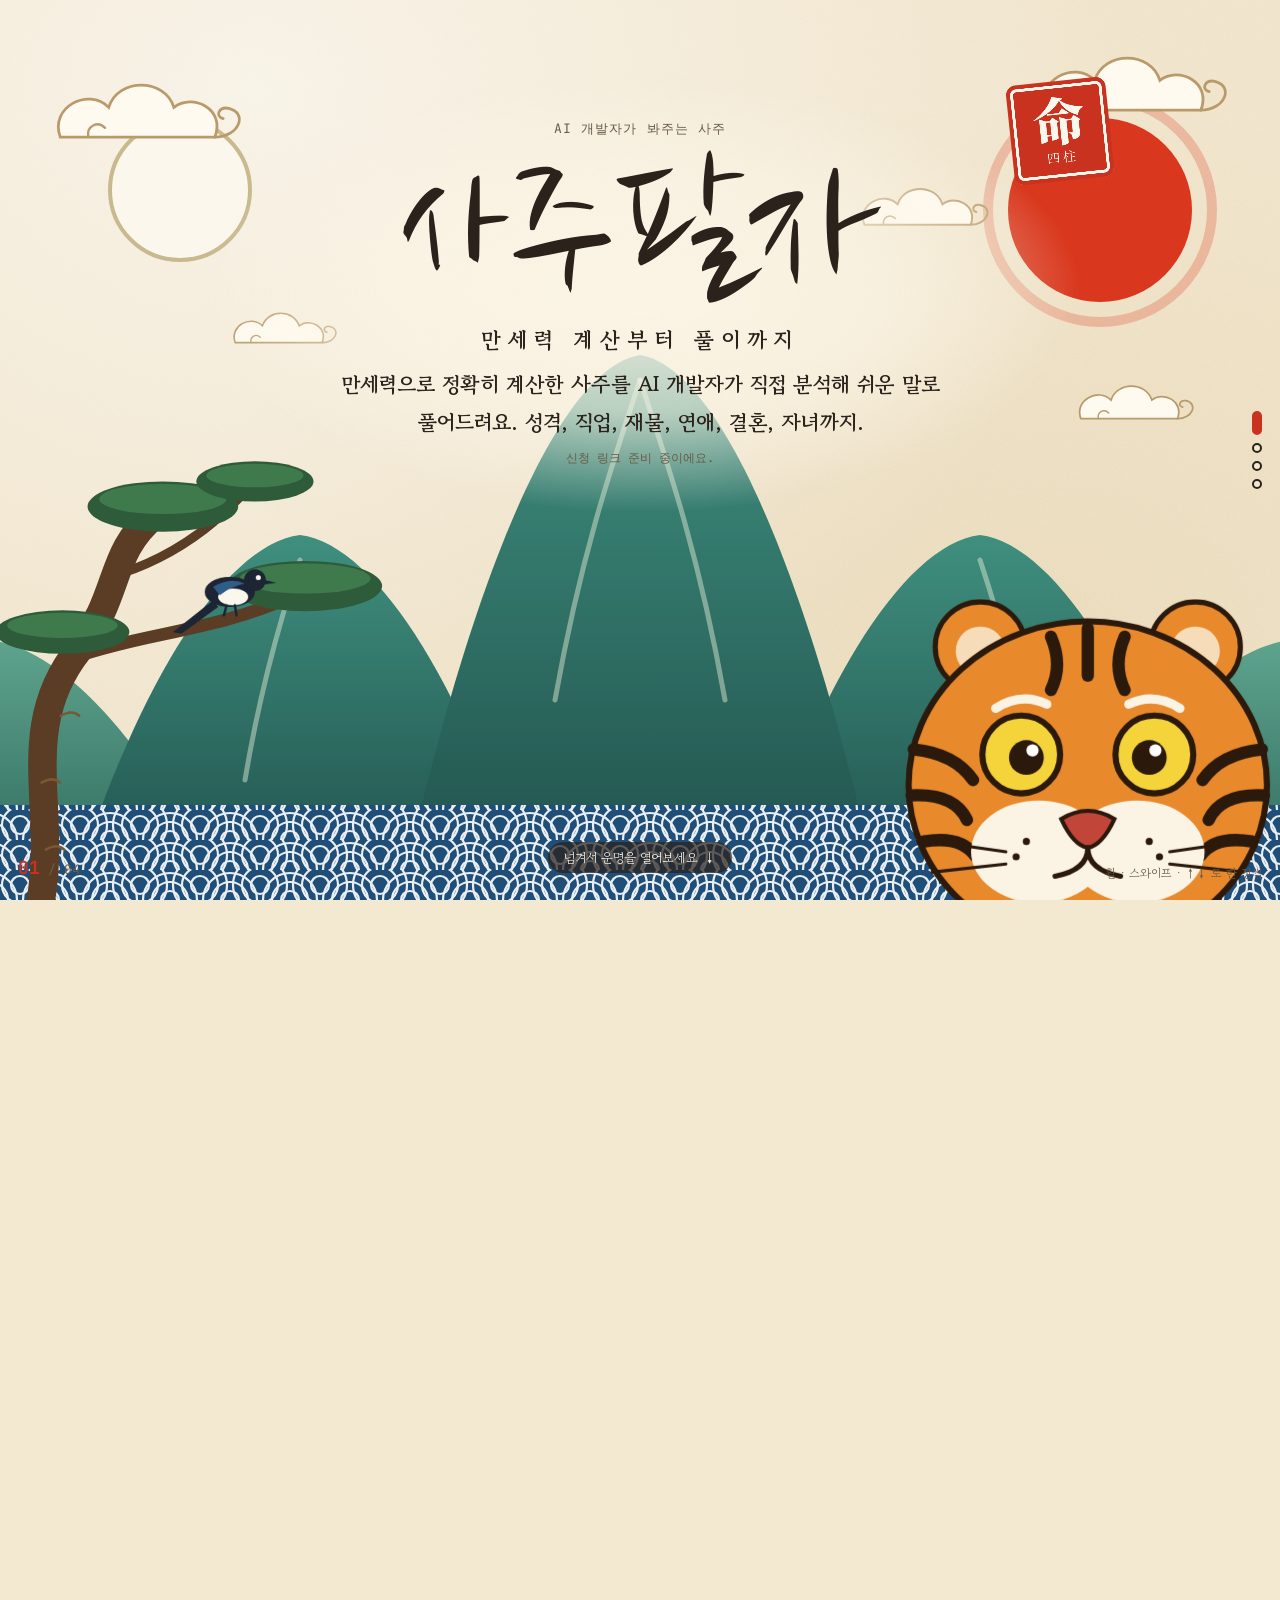
<file: docs/index.html>
<!doctype html>
<html lang="ko">
<head>
<meta charset="utf-8">
<meta name="viewport" content="width=device-width, initial-scale=1">
<title>AI 개발자가 봐주는 사주</title>
<meta name="description" content="만세력으로 정확히 계산한 사주를 AI 개발자가 직접 분석해 쉬운 말로 풀어드려요. 성격, 직업, 재물, 연애, 결혼, 자녀까지.">
<meta property="og:title" content="AI 개발자가 봐주는 사주">
<meta property="og:description" content="만세력으로 정확히 계산한 사주를 AI 개발자가 직접 분석해 쉬운 말로 풀어드려요. 성격, 직업, 재물, 연애, 결혼, 자녀까지.">
<meta name="theme-color" content="#f3e8d0">

<link rel="preconnect" href="https://fonts.googleapis.com">
<link rel="preconnect" href="https://fonts.gstatic.com" crossorigin>
<link rel="stylesheet" href="https://fonts.googleapis.com/css2?family=Nanum+Brush+Script&family=Gowun+Batang:wght@400;700&family=Noto+Serif+KR:wght@500;900&family=JetBrains+Mono:wght@400;600&display=swap">
<link rel="stylesheet" href="assets/style.css">
<script src="assets/app.js" defer></script>
</head>
<body class="deck">
<div class="petals" aria-hidden="true"></div>
<main class="track"><section class="slide hero" data-nav="표지">
  <div class="layers"><svg class="scene" viewBox="0 0 1600 900" preserveAspectRatio="xMidYMax slice" aria-hidden="true">
  <defs>
    <linearGradient id="g-peak" x1="0" y1="0" x2="0" y2="1">
      <stop offset="0" stop-color="#3f8f7f"/><stop offset="1" stop-color="#1f4f4a"/>
    </linearGradient>
    <linearGradient id="g-peak2" x1="0" y1="0" x2="0" y2="1">
      <stop offset="0" stop-color="#5ea48d"/><stop offset="1" stop-color="#2b6559"/>
    </linearGradient>
    <pattern id="p-wave" width="60" height="30" patternUnits="userSpaceOnUse">
      <rect width="60" height="30" fill="#1f4e79"/>
      <g fill="none" stroke="#e9eef2" stroke-width="2.2">
        <circle cx="30" cy="30" r="27"/><circle cx="30" cy="30" r="18"/><circle cx="30" cy="30" r="9"/>
        <circle cx="0" cy="15" r="27"/><circle cx="0" cy="15" r="18"/><circle cx="0" cy="15" r="9"/>
        <circle cx="60" cy="15" r="27"/><circle cx="60" cy="15" r="18"/><circle cx="60" cy="15" r="9"/>
      </g>
    </pattern>
  </defs>

  <g class="sun"><circle cx="1260" cy="210" r="92" fill="#d9381e"/><circle cx="1260" cy="210" r="112" fill="none" stroke="#d9381e" stroke-opacity=".25" stroke-width="10"/></g>
  <g class="moon"><circle cx="340" cy="190" r="70" fill="#fbf7ec" stroke="#c9b98f" stroke-width="4"/></g>

  <g class="peaks">
    <path class="pk pk1" d="M-80 900 C -20 760 70 650 150 640 C 230 650 320 760 380 900 Z" fill="url(#g-peak2)"/>
    <path class="pk pk5" d="M1220 900 C 1280 760 1370 650 1450 640 C 1530 650 1620 760 1680 900 Z" fill="url(#g-peak2)"/>
    <path class="pk pk2" d="M230 900 C 290 700 380 545 460 535 C 540 545 630 700 690 900 Z" fill="url(#g-peak)"/>
    <path class="pk pk4" d="M910 900 C 970 700 1060 545 1140 535 C 1220 545 1310 700 1370 900 Z" fill="url(#g-peak)"/>
    <path class="pk pk3" d="M560 900 C 620 620 710 370 800 355 C 890 370 980 620 1040 900 Z" fill="url(#g-peak)"/>
    <g fill="none" stroke="#e8f0da" stroke-opacity=".45" stroke-width="5" stroke-linecap="round">
      <path class="pk pk3" d="M800 380 C 770 470 740 560 715 700"/><path class="pk pk3" d="M800 380 C 830 470 860 560 885 700"/>
      <path class="pk pk2" d="M460 560 C 440 620 420 690 405 780"/><path class="pk pk4" d="M1140 560 C 1160 620 1180 690 1195 780"/>
    </g>
  </g>

  <g class="waves"><rect x="-120" y="805" width="1840" height="100" fill="url(#p-wave)"/></g>
</svg><svg class="cloud c1" viewBox="-10 -30 220 90" aria-hidden="true">
  <path d="M0 40 C -12 8 30 -14 52 8 C 62 -24 112 -24 122 8 C 142 -8 178 10 166 40 Z" fill="#fffaf0" stroke="#b99a6b" stroke-width="3"/>
  <path d="M166 40 c 26 0 36 -26 15 -31 c -11 -2 -15 9 -6 11" fill="none" stroke="#b99a6b" stroke-width="3" stroke-linecap="round"/>
  <path d="M30 40 c -2 -12 10 -18 18 -10" fill="none" stroke="#b99a6b" stroke-width="2.5" stroke-linecap="round"/>
</svg><svg class="cloud c2" viewBox="-10 -30 220 90" aria-hidden="true">
  <path d="M0 40 C -12 8 30 -14 52 8 C 62 -24 112 -24 122 8 C 142 -8 178 10 166 40 Z" fill="#fffaf0" stroke="#b99a6b" stroke-width="3"/>
  <path d="M166 40 c 26 0 36 -26 15 -31 c -11 -2 -15 9 -6 11" fill="none" stroke="#b99a6b" stroke-width="3" stroke-linecap="round"/>
  <path d="M30 40 c -2 -12 10 -18 18 -10" fill="none" stroke="#b99a6b" stroke-width="2.5" stroke-linecap="round"/>
</svg><svg class="cloud c3" viewBox="-10 -30 220 90" aria-hidden="true">
  <path d="M0 40 C -12 8 30 -14 52 8 C 62 -24 112 -24 122 8 C 142 -8 178 10 166 40 Z" fill="#fffaf0" stroke="#b99a6b" stroke-width="3"/>
  <path d="M166 40 c 26 0 36 -26 15 -31 c -11 -2 -15 9 -6 11" fill="none" stroke="#b99a6b" stroke-width="3" stroke-linecap="round"/>
  <path d="M30 40 c -2 -12 10 -18 18 -10" fill="none" stroke="#b99a6b" stroke-width="2.5" stroke-linecap="round"/>
</svg><svg class="cloud c4" viewBox="-10 -30 220 90" aria-hidden="true">
  <path d="M0 40 C -12 8 30 -14 52 8 C 62 -24 112 -24 122 8 C 142 -8 178 10 166 40 Z" fill="#fffaf0" stroke="#b99a6b" stroke-width="3"/>
  <path d="M166 40 c 26 0 36 -26 15 -31 c -11 -2 -15 9 -6 11" fill="none" stroke="#b99a6b" stroke-width="3" stroke-linecap="round"/>
  <path d="M30 40 c -2 -12 10 -18 18 -10" fill="none" stroke="#b99a6b" stroke-width="2.5" stroke-linecap="round"/>
</svg><svg class="cloud c5" viewBox="-10 -30 220 90" aria-hidden="true">
  <path d="M0 40 C -12 8 30 -14 52 8 C 62 -24 112 -24 122 8 C 142 -8 178 10 166 40 Z" fill="#fffaf0" stroke="#b99a6b" stroke-width="3"/>
  <path d="M166 40 c 26 0 36 -26 15 -31 c -11 -2 -15 9 -6 11" fill="none" stroke="#b99a6b" stroke-width="3" stroke-linecap="round"/>
  <path d="M30 40 c -2 -12 10 -18 18 -10" fill="none" stroke="#b99a6b" stroke-width="2.5" stroke-linecap="round"/>
</svg><svg class="crane cr1" viewBox="-210 -170 380 210" aria-hidden="true">
  <g class="wing-far"><path d="M-10 0 C 0 50 50 85 110 95 C 80 60 60 30 30 5 Z" fill="#ece6d8" stroke="#3a3a3a" stroke-width="2"/></g>
  <path d="M58 6 L150 14 M58 10 L148 22" stroke="#3a3a3a" stroke-width="3" stroke-linecap="round"/>
  <ellipse cx="0" cy="0" rx="70" ry="22" fill="#fffdf7" stroke="#3a3a3a" stroke-width="2"/>
  <path d="M52 -6 Q 88 -2 74 16 Q 62 10 48 9 Z" fill="#1d1d1d"/>
  <path d="M-55 -8 C -90 -22 -112 -32 -150 -30" fill="none" stroke="#1d1d1d" stroke-width="10" stroke-linecap="round"/>
  <circle cx="-153" cy="-30" r="9" fill="#fffdf7" stroke="#3a3a3a" stroke-width="1.5"/>
  <circle cx="-154" cy="-36" r="5" fill="#d9381e"/>
  <path d="M-160 -30 L-204 -23 L-160 -25 Z" fill="#c9a44a"/>
  <g class="wing-near">
    <path d="M-25 -10 C -12 -90 58 -140 122 -152 C 92 -102 70 -60 38 -12 Z" fill="#fffdf7" stroke="#3a3a3a" stroke-width="2"/>
    <path d="M122 -152 C 104 -128 92 -110 82 -96 L 74 -84 C 90 -112 104 -134 122 -152 Z M82 -96 C 96 -104 110 -126 122 -152" fill="#1d1d1d" stroke="#1d1d1d" stroke-width="7" stroke-linejoin="round"/>
  </g>
</svg><svg class="crane cr2" viewBox="-210 -170 380 210" aria-hidden="true">
  <g class="wing-far"><path d="M-10 0 C 0 50 50 85 110 95 C 80 60 60 30 30 5 Z" fill="#ece6d8" stroke="#3a3a3a" stroke-width="2"/></g>
  <path d="M58 6 L150 14 M58 10 L148 22" stroke="#3a3a3a" stroke-width="3" stroke-linecap="round"/>
  <ellipse cx="0" cy="0" rx="70" ry="22" fill="#fffdf7" stroke="#3a3a3a" stroke-width="2"/>
  <path d="M52 -6 Q 88 -2 74 16 Q 62 10 48 9 Z" fill="#1d1d1d"/>
  <path d="M-55 -8 C -90 -22 -112 -32 -150 -30" fill="none" stroke="#1d1d1d" stroke-width="10" stroke-linecap="round"/>
  <circle cx="-153" cy="-30" r="9" fill="#fffdf7" stroke="#3a3a3a" stroke-width="1.5"/>
  <circle cx="-154" cy="-36" r="5" fill="#d9381e"/>
  <path d="M-160 -30 L-204 -23 L-160 -25 Z" fill="#c9a44a"/>
  <g class="wing-near">
    <path d="M-25 -10 C -12 -90 58 -140 122 -152 C 92 -102 70 -60 38 -12 Z" fill="#fffdf7" stroke="#3a3a3a" stroke-width="2"/>
    <path d="M122 -152 C 104 -128 92 -110 82 -96 L 74 -84 C 90 -112 104 -134 122 -152 Z M82 -96 C 96 -104 110 -126 122 -152" fill="#1d1d1d" stroke="#1d1d1d" stroke-width="7" stroke-linejoin="round"/>
  </g>
</svg><svg class="pine" viewBox="0 0 520 620" aria-hidden="true">
  <path d="M90 640 C 120 520 60 420 140 320 C 190 255 175 205 230 160" fill="none" stroke="#5a3d24" stroke-width="34" stroke-linecap="round"/>
  <path d="M135 330 C 220 300 300 300 400 255" fill="none" stroke="#5a3d24" stroke-width="15" stroke-linecap="round"/>
  <path d="M190 230 C 250 210 300 175 340 130" fill="none" stroke="#5a3d24" stroke-width="11" stroke-linecap="round"/>
  <g fill="none" stroke="#7a5836" stroke-width="3" stroke-linecap="round">
    <path d="M100 560 q 14 -8 22 0"/><path d="M95 480 q 14 -8 22 0"/><path d="M118 400 q 14 -8 22 0"/>
  </g>
  <g class="needles">
    <ellipse cx="410" cy="245" rx="92" ry="30" fill="#2e5b3a"/><ellipse cx="410" cy="236" rx="78" ry="18" fill="#3f7a4d"/>
    <ellipse cx="240" cy="150" rx="90" ry="30" fill="#2e5b3a"/><ellipse cx="240" cy="141" rx="76" ry="18" fill="#3f7a4d"/>
    <ellipse cx="350" cy="120" rx="70" ry="24" fill="#2e5b3a"/><ellipse cx="350" cy="113" rx="58" ry="14" fill="#3f7a4d"/>
    <ellipse cx="120" cy="300" rx="80" ry="26" fill="#2e5b3a"/><ellipse cx="120" cy="292" rx="66" ry="15" fill="#3f7a4d"/>
  </g>
  <g class="magpie">
    <path d="M300 262 L 252 300 L 262 302 L 306 270 Z" fill="#1d2433"/>
    <ellipse cx="320" cy="252" rx="30" ry="18" fill="#1d2433"/>
    <ellipse cx="324" cy="258" rx="18" ry="10" fill="#fbf7ec"/>
    <path d="M300 246 q 20 -12 38 -4 q -18 4 -30 14 Z" fill="#2f5d8a"/>
    <circle cx="350" cy="238" r="13" fill="#1d2433"/>
    <circle cx="354" cy="235" r="3" fill="#fbf7ec"/>
    <path d="M362 238 L 376 241 L 362 243 Z" fill="#1d2433"/>
    <path d="M316 268 l -3 12 M326 268 l 2 12" stroke="#1d2433" stroke-width="3" stroke-linecap="round"/>
  </g>
</svg><svg class="tiger" viewBox="0 0 400 380" aria-hidden="true">
  <g class="tiger-body">
    <circle cx="95" cy="80" r="44" fill="#e8892b" stroke="#2b1a0c" stroke-width="5"/>
    <circle cx="95" cy="84" r="24" fill="#f6dcb8"/>
    <circle cx="305" cy="80" r="44" fill="#e8892b" stroke="#2b1a0c" stroke-width="5"/>
    <circle cx="305" cy="84" r="24" fill="#f6dcb8"/>
    <ellipse cx="200" cy="215" rx="175" ry="160" fill="#e8892b" stroke="#2b1a0c" stroke-width="6"/>
    <g fill="none" stroke="#2b1a0c" stroke-width="12" stroke-linecap="round">
      <path d="M200 62 v 46"/><path d="M164 70 q 12 28 0 52"/><path d="M236 70 q -12 28 0 52"/>
      <path d="M30 180 q 40 4 58 30"/><path d="M28 225 q 42 -2 54 24"/><path d="M40 270 q 36 -6 50 14"/>
      <path d="M370 180 q -40 4 -58 30"/><path d="M372 225 q -42 -2 -54 24"/><path d="M360 270 q -36 -6 -50 14"/>
    </g>
    <ellipse cx="152" cy="280" rx="66" ry="50" fill="#fbf3e4"/>
    <ellipse cx="248" cy="280" rx="66" ry="50" fill="#fbf3e4"/>
    <g class="eyes">
      <circle cx="135" cy="185" r="38" fill="#f5d33a" stroke="#2b1a0c" stroke-width="6"/>
      <circle cx="265" cy="185" r="38" fill="#f5d33a" stroke="#2b1a0c" stroke-width="6"/>
      <circle class="pupil" cx="140" cy="188" r="17" fill="#2b1a0c"/>
      <circle class="pupil" cx="260" cy="188" r="17" fill="#2b1a0c"/>
      <circle cx="146" cy="181" r="6" fill="#fff"/><circle cx="266" cy="181" r="6" fill="#fff"/>
    </g>
    <path d="M110 140 q 25 -16 50 -4 M240 136 q 25 -12 50 4" fill="none" stroke="#fbf3e4" stroke-width="9" stroke-linecap="round"/>
    <path d="M174 248 Q 200 232 226 248 Q 214 274 200 276 Q 186 274 174 248 Z" fill="#c2453a" stroke="#2b1a0c" stroke-width="4"/>
    <path d="M200 276 q 0 22 -32 28 M200 276 q 0 22 32 28" fill="none" stroke="#2b1a0c" stroke-width="5" stroke-linecap="round"/>
    <g stroke="#2b1a0c" stroke-width="3" stroke-linecap="round">
      <path d="M120 280 l -70 -10"/><path d="M120 292 l -72 8"/><path d="M280 280 l 70 -10"/><path d="M280 292 l 72 8"/>
    </g>
    <g fill="#2b1a0c"><circle cx="140" cy="270" r="3.5"/><circle cx="130" cy="285" r="3.5"/><circle cx="260" cy="270" r="3.5"/><circle cx="270" cy="285" r="3.5"/></g>
  </g>
</svg></div>
  <div class="hero-text">
    <p class="kicker">AI 개발자가 봐주는 사주</p>
    <h1 class="name"><span class="ink">사주팔자</span><span class="name-sub">만세력 계산부터 풀이까지</span></h1>
    <p class="headline">만세력으로 정확히 계산한 사주를 AI 개발자가 직접 분석해 쉬운 말로 풀어드려요. 성격, 직업, 재물, 연애, 결혼, 자녀까지.</p>
    <p class="meta">신청 링크 준비 중이에요.</p>
  </div>
  <div class="seal" aria-hidden="true"><span class="seal-char">命</span><span class="seal-sub">四柱</span></div>
  <button class="scroll-hint" data-go="next">넘겨서 운명을 열어보세요<span>↓</span></button>
</section><section class="slide" data-anim="stamp" data-nav="소개">
  <span class="wm" aria-hidden="true">觀</span>
  <div class="slide-inner"><header class="s-head a" style="--d:1">
  <span class="hj">觀</span>
  <div><p class="s-num">01 · 소개</p><h2>이렇게 봐드려요</h2>
  <p class="s-sub">20장의 풀이</p></div>
</header><div class="cards"><div class="card a" style="--d:2"><h3>성격 · 겉과 속</h3><p>어떤 사람인지, 남들이 보는 나와 진짜 나</p></div><div class="card a" style="--d:3"><h3>직업 · 재물</h3><p>잘 맞는 직군과 적합도, 재물 그릇과 피크 시기</p></div><div class="card a" style="--d:4"><h3>연애 · 결혼 · 자녀</h3><p>연애 스타일, 결혼 시기, 자녀 수와 시기</p></div><div class="card a" style="--d:5"><h3>대운 · 올해 · 개운법</h3><p>10년 단위 로드맵과 운을 여는 습관</p></div></div></div>
</section><section class="slide" data-anim="slide" data-nav="차별점">
  <span class="wm" aria-hidden="true">證</span>
  <div class="slide-inner"><header class="s-head a" style="--d:1">
  <span class="hj">證</span>
  <div><p class="s-num">02 · 차별점</p><h2>챗봇 사주와 다른 점</h2>
  <p class="s-sub">계산은 코드로, 해석은 사람이</p></div>
</header><div class="cards"><div class="card a" style="--d:2"><h3>만세력 직접 계산</h3><p>태양 황경으로 절기를, 출생지 경도로 시간을 보정해요.</p></div><div class="card a" style="--d:3"><h3>모든 해석에 근거</h3><p>어느 글자에서 나온 말인지 장마다 보여드려요.</p></div></div></div>
</section><section class="slide" data-anim="flip" data-nav="신청">
  <span class="wm" aria-hidden="true">請</span>
  <div class="slide-inner"><header class="s-head a" style="--d:1">
  <span class="hj">請</span>
  <div><p class="s-num">03 · 신청</p><h2>신청 방법</h2>
  <p class="s-sub">세 단계</p></div>
</header><ol class="timeline"><li class="tl a" style="--d:2"><span class="tl-when">1</span><div><h3>정보 보내기</h3><p>양력 생년월일, 태어난 시간(모르면 비워두세요), 성별, 닉네임</p></div></li><li class="tl a" style="--d:3"><span class="tl-when">2</span><div><h3>분석</h3><p>개발자가 직접 계산하고 풀이를 다듬어요.</p></div></li><li class="tl a" style="--d:4"><span class="tl-when">3</span><div><h3>결과 받기</h3><p>나만 아는 링크로 결과 페이지를 받아요.</p></div></li></ol></div>
</section></main>
</body>
</html>
</file>
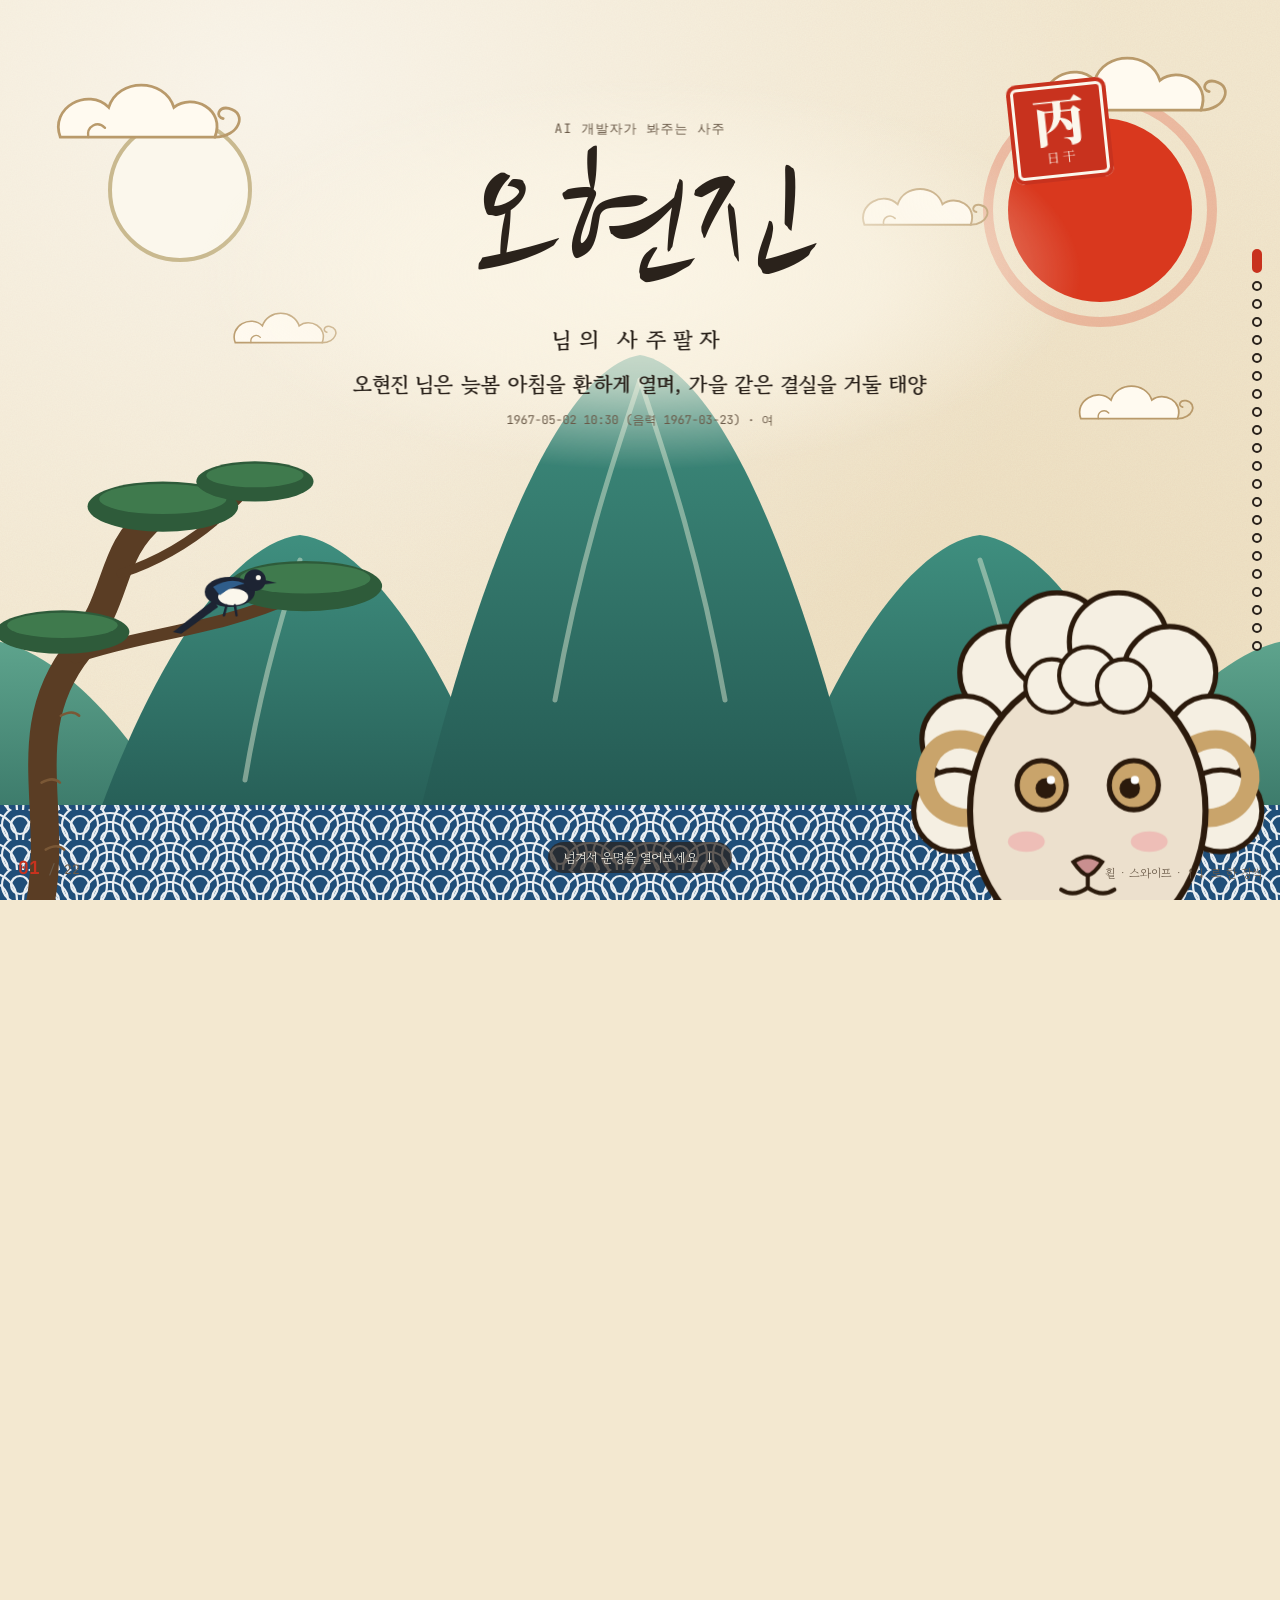
<file: docs/0be7d443/index.html>
<!doctype html>
<html lang="ko">
<head>
<meta charset="utf-8">
<meta name="viewport" content="width=device-width, initial-scale=1">
<title>오현진 님의 사주</title>
<meta name="description" content="오현진 님은 늦봄 아침을 환하게 열며, 가을 같은 결실을 거둘 태양">
<meta property="og:title" content="오현진 님의 사주">
<meta property="og:description" content="오현진 님은 늦봄 아침을 환하게 열며, 가을 같은 결실을 거둘 태양">
<meta name="theme-color" content="#f3e8d0">
<meta name="robots" content="noindex, nofollow">
<link rel="preconnect" href="https://fonts.googleapis.com">
<link rel="preconnect" href="https://fonts.gstatic.com" crossorigin>
<link rel="stylesheet" href="https://fonts.googleapis.com/css2?family=Nanum+Brush+Script&family=Gowun+Batang:wght@400;700&family=Noto+Serif+KR:wght@500;900&family=JetBrains+Mono:wght@400;600&display=swap">
<link rel="stylesheet" href="../assets/style.css">
<script src="../assets/app.js" defer></script>
</head>
<body class="deck">
<div class="petals" aria-hidden="true"></div>
<main class="track"><section class="slide hero" data-nav="표지">
  <div class="layers"><svg class="scene" viewBox="0 0 1600 900" preserveAspectRatio="xMidYMax slice" aria-hidden="true">
  <defs>
    <linearGradient id="g-peak" x1="0" y1="0" x2="0" y2="1">
      <stop offset="0" stop-color="#3f8f7f"/><stop offset="1" stop-color="#1f4f4a"/>
    </linearGradient>
    <linearGradient id="g-peak2" x1="0" y1="0" x2="0" y2="1">
      <stop offset="0" stop-color="#5ea48d"/><stop offset="1" stop-color="#2b6559"/>
    </linearGradient>
    <pattern id="p-wave" width="60" height="30" patternUnits="userSpaceOnUse">
      <rect width="60" height="30" fill="#1f4e79"/>
      <g fill="none" stroke="#e9eef2" stroke-width="2.2">
        <circle cx="30" cy="30" r="27"/><circle cx="30" cy="30" r="18"/><circle cx="30" cy="30" r="9"/>
        <circle cx="0" cy="15" r="27"/><circle cx="0" cy="15" r="18"/><circle cx="0" cy="15" r="9"/>
        <circle cx="60" cy="15" r="27"/><circle cx="60" cy="15" r="18"/><circle cx="60" cy="15" r="9"/>
      </g>
    </pattern>
  </defs>

  <g class="sun"><circle cx="1260" cy="210" r="92" fill="#d9381e"/><circle cx="1260" cy="210" r="112" fill="none" stroke="#d9381e" stroke-opacity=".25" stroke-width="10"/></g>
  <g class="moon"><circle cx="340" cy="190" r="70" fill="#fbf7ec" stroke="#c9b98f" stroke-width="4"/></g>

  <g class="peaks">
    <path class="pk pk1" d="M-80 900 C -20 760 70 650 150 640 C 230 650 320 760 380 900 Z" fill="url(#g-peak2)"/>
    <path class="pk pk5" d="M1220 900 C 1280 760 1370 650 1450 640 C 1530 650 1620 760 1680 900 Z" fill="url(#g-peak2)"/>
    <path class="pk pk2" d="M230 900 C 290 700 380 545 460 535 C 540 545 630 700 690 900 Z" fill="url(#g-peak)"/>
    <path class="pk pk4" d="M910 900 C 970 700 1060 545 1140 535 C 1220 545 1310 700 1370 900 Z" fill="url(#g-peak)"/>
    <path class="pk pk3" d="M560 900 C 620 620 710 370 800 355 C 890 370 980 620 1040 900 Z" fill="url(#g-peak)"/>
    <g fill="none" stroke="#e8f0da" stroke-opacity=".45" stroke-width="5" stroke-linecap="round">
      <path class="pk pk3" d="M800 380 C 770 470 740 560 715 700"/><path class="pk pk3" d="M800 380 C 830 470 860 560 885 700"/>
      <path class="pk pk2" d="M460 560 C 440 620 420 690 405 780"/><path class="pk pk4" d="M1140 560 C 1160 620 1180 690 1195 780"/>
    </g>
  </g>

  <g class="waves"><rect x="-120" y="805" width="1840" height="100" fill="url(#p-wave)"/></g>
</svg><svg class="cloud c1" viewBox="-10 -30 220 90" aria-hidden="true">
  <path d="M0 40 C -12 8 30 -14 52 8 C 62 -24 112 -24 122 8 C 142 -8 178 10 166 40 Z" fill="#fffaf0" stroke="#b99a6b" stroke-width="3"/>
  <path d="M166 40 c 26 0 36 -26 15 -31 c -11 -2 -15 9 -6 11" fill="none" stroke="#b99a6b" stroke-width="3" stroke-linecap="round"/>
  <path d="M30 40 c -2 -12 10 -18 18 -10" fill="none" stroke="#b99a6b" stroke-width="2.5" stroke-linecap="round"/>
</svg><svg class="cloud c2" viewBox="-10 -30 220 90" aria-hidden="true">
  <path d="M0 40 C -12 8 30 -14 52 8 C 62 -24 112 -24 122 8 C 142 -8 178 10 166 40 Z" fill="#fffaf0" stroke="#b99a6b" stroke-width="3"/>
  <path d="M166 40 c 26 0 36 -26 15 -31 c -11 -2 -15 9 -6 11" fill="none" stroke="#b99a6b" stroke-width="3" stroke-linecap="round"/>
  <path d="M30 40 c -2 -12 10 -18 18 -10" fill="none" stroke="#b99a6b" stroke-width="2.5" stroke-linecap="round"/>
</svg><svg class="cloud c3" viewBox="-10 -30 220 90" aria-hidden="true">
  <path d="M0 40 C -12 8 30 -14 52 8 C 62 -24 112 -24 122 8 C 142 -8 178 10 166 40 Z" fill="#fffaf0" stroke="#b99a6b" stroke-width="3"/>
  <path d="M166 40 c 26 0 36 -26 15 -31 c -11 -2 -15 9 -6 11" fill="none" stroke="#b99a6b" stroke-width="3" stroke-linecap="round"/>
  <path d="M30 40 c -2 -12 10 -18 18 -10" fill="none" stroke="#b99a6b" stroke-width="2.5" stroke-linecap="round"/>
</svg><svg class="cloud c4" viewBox="-10 -30 220 90" aria-hidden="true">
  <path d="M0 40 C -12 8 30 -14 52 8 C 62 -24 112 -24 122 8 C 142 -8 178 10 166 40 Z" fill="#fffaf0" stroke="#b99a6b" stroke-width="3"/>
  <path d="M166 40 c 26 0 36 -26 15 -31 c -11 -2 -15 9 -6 11" fill="none" stroke="#b99a6b" stroke-width="3" stroke-linecap="round"/>
  <path d="M30 40 c -2 -12 10 -18 18 -10" fill="none" stroke="#b99a6b" stroke-width="2.5" stroke-linecap="round"/>
</svg><svg class="cloud c5" viewBox="-10 -30 220 90" aria-hidden="true">
  <path d="M0 40 C -12 8 30 -14 52 8 C 62 -24 112 -24 122 8 C 142 -8 178 10 166 40 Z" fill="#fffaf0" stroke="#b99a6b" stroke-width="3"/>
  <path d="M166 40 c 26 0 36 -26 15 -31 c -11 -2 -15 9 -6 11" fill="none" stroke="#b99a6b" stroke-width="3" stroke-linecap="round"/>
  <path d="M30 40 c -2 -12 10 -18 18 -10" fill="none" stroke="#b99a6b" stroke-width="2.5" stroke-linecap="round"/>
</svg><svg class="crane cr1" viewBox="-210 -170 380 210" aria-hidden="true">
  <g class="wing-far"><path d="M-10 0 C 0 50 50 85 110 95 C 80 60 60 30 30 5 Z" fill="#ece6d8" stroke="#3a3a3a" stroke-width="2"/></g>
  <path d="M58 6 L150 14 M58 10 L148 22" stroke="#3a3a3a" stroke-width="3" stroke-linecap="round"/>
  <ellipse cx="0" cy="0" rx="70" ry="22" fill="#fffdf7" stroke="#3a3a3a" stroke-width="2"/>
  <path d="M52 -6 Q 88 -2 74 16 Q 62 10 48 9 Z" fill="#1d1d1d"/>
  <path d="M-55 -8 C -90 -22 -112 -32 -150 -30" fill="none" stroke="#1d1d1d" stroke-width="10" stroke-linecap="round"/>
  <circle cx="-153" cy="-30" r="9" fill="#fffdf7" stroke="#3a3a3a" stroke-width="1.5"/>
  <circle cx="-154" cy="-36" r="5" fill="#d9381e"/>
  <path d="M-160 -30 L-204 -23 L-160 -25 Z" fill="#c9a44a"/>
  <g class="wing-near">
    <path d="M-25 -10 C -12 -90 58 -140 122 -152 C 92 -102 70 -60 38 -12 Z" fill="#fffdf7" stroke="#3a3a3a" stroke-width="2"/>
    <path d="M122 -152 C 104 -128 92 -110 82 -96 L 74 -84 C 90 -112 104 -134 122 -152 Z M82 -96 C 96 -104 110 -126 122 -152" fill="#1d1d1d" stroke="#1d1d1d" stroke-width="7" stroke-linejoin="round"/>
  </g>
</svg><svg class="crane cr2" viewBox="-210 -170 380 210" aria-hidden="true">
  <g class="wing-far"><path d="M-10 0 C 0 50 50 85 110 95 C 80 60 60 30 30 5 Z" fill="#ece6d8" stroke="#3a3a3a" stroke-width="2"/></g>
  <path d="M58 6 L150 14 M58 10 L148 22" stroke="#3a3a3a" stroke-width="3" stroke-linecap="round"/>
  <ellipse cx="0" cy="0" rx="70" ry="22" fill="#fffdf7" stroke="#3a3a3a" stroke-width="2"/>
  <path d="M52 -6 Q 88 -2 74 16 Q 62 10 48 9 Z" fill="#1d1d1d"/>
  <path d="M-55 -8 C -90 -22 -112 -32 -150 -30" fill="none" stroke="#1d1d1d" stroke-width="10" stroke-linecap="round"/>
  <circle cx="-153" cy="-30" r="9" fill="#fffdf7" stroke="#3a3a3a" stroke-width="1.5"/>
  <circle cx="-154" cy="-36" r="5" fill="#d9381e"/>
  <path d="M-160 -30 L-204 -23 L-160 -25 Z" fill="#c9a44a"/>
  <g class="wing-near">
    <path d="M-25 -10 C -12 -90 58 -140 122 -152 C 92 -102 70 -60 38 -12 Z" fill="#fffdf7" stroke="#3a3a3a" stroke-width="2"/>
    <path d="M122 -152 C 104 -128 92 -110 82 -96 L 74 -84 C 90 -112 104 -134 122 -152 Z M82 -96 C 96 -104 110 -126 122 -152" fill="#1d1d1d" stroke="#1d1d1d" stroke-width="7" stroke-linejoin="round"/>
  </g>
</svg><svg class="pine" viewBox="0 0 520 620" aria-hidden="true">
  <path d="M90 640 C 120 520 60 420 140 320 C 190 255 175 205 230 160" fill="none" stroke="#5a3d24" stroke-width="34" stroke-linecap="round"/>
  <path d="M135 330 C 220 300 300 300 400 255" fill="none" stroke="#5a3d24" stroke-width="15" stroke-linecap="round"/>
  <path d="M190 230 C 250 210 300 175 340 130" fill="none" stroke="#5a3d24" stroke-width="11" stroke-linecap="round"/>
  <g fill="none" stroke="#7a5836" stroke-width="3" stroke-linecap="round">
    <path d="M100 560 q 14 -8 22 0"/><path d="M95 480 q 14 -8 22 0"/><path d="M118 400 q 14 -8 22 0"/>
  </g>
  <g class="needles">
    <ellipse cx="410" cy="245" rx="92" ry="30" fill="#2e5b3a"/><ellipse cx="410" cy="236" rx="78" ry="18" fill="#3f7a4d"/>
    <ellipse cx="240" cy="150" rx="90" ry="30" fill="#2e5b3a"/><ellipse cx="240" cy="141" rx="76" ry="18" fill="#3f7a4d"/>
    <ellipse cx="350" cy="120" rx="70" ry="24" fill="#2e5b3a"/><ellipse cx="350" cy="113" rx="58" ry="14" fill="#3f7a4d"/>
    <ellipse cx="120" cy="300" rx="80" ry="26" fill="#2e5b3a"/><ellipse cx="120" cy="292" rx="66" ry="15" fill="#3f7a4d"/>
  </g>
  <g class="magpie">
    <path d="M300 262 L 252 300 L 262 302 L 306 270 Z" fill="#1d2433"/>
    <ellipse cx="320" cy="252" rx="30" ry="18" fill="#1d2433"/>
    <ellipse cx="324" cy="258" rx="18" ry="10" fill="#fbf7ec"/>
    <path d="M300 246 q 20 -12 38 -4 q -18 4 -30 14 Z" fill="#2f5d8a"/>
    <circle cx="350" cy="238" r="13" fill="#1d2433"/>
    <circle cx="354" cy="235" r="3" fill="#fbf7ec"/>
    <path d="M362 238 L 376 241 L 362 243 Z" fill="#1d2433"/>
    <path d="M316 268 l -3 12 M326 268 l 2 12" stroke="#1d2433" stroke-width="3" stroke-linecap="round"/>
  </g>
</svg><svg class="tiger animal-sheep" viewBox="0 0 400 380" aria-hidden="true"><g class="tiger-body">
  <g fill="#f5efe2" stroke="#2b1a0c" stroke-width="5">
    <circle cx="120" cy="105" r="45"/><circle cx="170" cy="75" r="48"/><circle cx="230" cy="75" r="48"/><circle cx="280" cy="105" r="45"/>
    <circle cx="80" cy="170" r="42"/><circle cx="320" cy="170" r="42"/><circle cx="70" cy="240" r="40"/><circle cx="330" cy="240" r="40"/>
  </g>
  <path d="M95 175 C 40 150 20 230 70 245 C 100 255 115 225 95 210" fill="none" stroke="#c9a46b" stroke-width="18" stroke-linecap="round"/>
  <path d="M305 175 C 360 150 380 230 330 245 C 300 255 285 225 305 210" fill="none" stroke="#c9a46b" stroke-width="18" stroke-linecap="round"/>
  <ellipse cx="200" cy="240" rx="115" ry="135" fill="#ece0cd" stroke="#2b1a0c" stroke-width="6"/>
  <g fill="#f5efe2" stroke="#2b1a0c" stroke-width="4"><circle cx="165" cy="118" r="26"/><circle cx="200" cy="108" r="28"/><circle cx="235" cy="118" r="26"/></g>
  <g class="eyes"><circle cx="155" cy="215" r="24" fill="#c9a46b" stroke="#2b1a0c" stroke-width="5"/><circle cx="245" cy="215" r="24" fill="#c9a46b" stroke="#2b1a0c" stroke-width="5"/><circle class="pupil" cx="159" cy="218" r="10" fill="#2b1a0c"/><circle class="pupil" cx="241" cy="218" r="10" fill="#2b1a0c"/><circle cx="164" cy="210" r="4" fill="#fff"/><circle cx="246" cy="210" r="4" fill="#fff"/></g>
  <path d="M186 290 Q200 280 214 290 Q206 302 200 303 Q194 302 186 290 Z" fill="#c98f8f" stroke="#2b1a0c" stroke-width="4"/>
  <path d="M200 303 v12 M200 315 q-14 10 -26 2 M200 315 q14 10 26 2" fill="none" stroke="#2b1a0c" stroke-width="4" stroke-linecap="round"/>
  <ellipse cx="140" cy="270" rx="18" ry="10" fill="#efb0ae" opacity=".7"/><ellipse cx="260" cy="270" rx="18" ry="10" fill="#efb0ae" opacity=".7"/>
</g></svg></div>
  <div class="hero-text">
    <p class="kicker">AI 개발자가 봐주는 사주</p>
    <h1 class="name"><span class="ink">오현진</span><span class="name-sub">님의 사주팔자</span></h1>
    <p class="headline">오현진 님은 늦봄 아침을 환하게 열며, 가을 같은 결실을 거둘 태양</p>
    <p class="meta">1967-05-02 10:30 (음력 1967-03-23) · 여</p>
  </div>
  <div class="seal" aria-hidden="true"><span class="seal-char">丙</span><span class="seal-sub">日干</span></div>
  <button class="scroll-hint" data-go="next">넘겨서 운명을 열어보세요<span>↓</span></button>
</section><section class="slide" data-anim="stamp" data-nav="명식">
  <span class="wm" aria-hidden="true">命</span>
  <div class="slide-inner"><header class="s-head a" style="--d:1">
  <span class="hj">命</span>
  <div><p class="s-num">01 · 명식</p><h2>명식 한눈에</h2>
  <p class="s-sub">어려운 건 이것만 알면 돼요</p></div>
</header><div class="pillars"><div class="pillar a" style="--d:2">
  <div class="plabel">시주</div>
  <div class="pgod">정관</div>
  <div class="char water">癸</div>
  <div class="char fire">巳</div>
  <div class="pgod">비견</div>
</div><div class="pillar a me" style="--d:3">
  <div class="plabel">일주</div>
  <div class="pgod">나</div>
  <div class="char fire">丙</div>
  <div class="char wood">寅</div>
  <div class="pgod">편인</div>
</div><div class="pillar a" style="--d:4">
  <div class="plabel">월주</div>
  <div class="pgod">편인</div>
  <div class="char wood">甲</div>
  <div class="char earth">辰</div>
  <div class="pgod">식신</div>
</div><div class="pillar a" style="--d:5">
  <div class="plabel">년주</div>
  <div class="pgod">겁재</div>
  <div class="char fire">丁</div>
  <div class="char earth">未</div>
  <div class="pgod">상관</div>
</div></div><div class="el-chips a" style="--d:6"><span class="el-chip wood-bg">木 2</span><span class="el-chip fire-bg">火 3</span><span class="el-chip earth-bg">土 2</span><span class="el-chip metal-bg">金 0</span><span class="el-chip water-bg">水 1</span></div><p class="lead a" style="--d:7">주인공 글자는 丙(병화). 늦봄 아침을 환하게 여는 태양이에요.</p><p class="para a" style="--d:8">음력 1967년 3월 23일은 양력 5월 2일이에요. 늦봄(辰월)에 태어난 태양이고, 불(火)이 셋, 나무(木)가 둘이라 내 편 점수 5/10, 힘 있는 &#x27;신강&#x27; 사주예요. 밝고 뜨겁고, 사람을 끌어당기는 기운이에요.</p><p class="para a" style="--d:9">시주에 癸水(빗물) 하나가 있지만, 뜨거운 巳火 위에 앉아 금방 마르는 물이에요. 그 물을 받쳐 주고 결실을 맺게 하는 쇠(金), 곧 재물의 기운이 가장 필요해요(용신 金, 희신 土). ※ 태어난 시각 10:30은 서울 지방시로 09:58, 보정 전후 모두 巳시예요.</p><div class="evidence a" style="--d:10"><span class="ev-label">근거</span><span>음력 1967-03-23 → 양력 05-02</span><span>일간 丙(양火)</span><span>월지 辰 (늦봄)</span><span>신강 5/10</span><span>火3 · 水1 · 金0</span><span>용신 金 · 희신 土</span></div></div>
</section><section class="slide" data-anim="slide" data-nav="지나온 길">
  <span class="wm" aria-hidden="true">往</span>
  <div class="slide-inner"><header class="s-head a" style="--d:1">
  <span class="hj">往</span>
  <div><p class="s-num">02 · 지나온 길</p><h2>지나온 길 ①</h2>
  <p class="s-sub">태어나서 27살까지</p></div>
</header><p class="lead a" style="--d:2">지금까지 이렇게 살아오셨을 거예요. 맞는지 하나씩 맞춰 보세요.</p><ol class="timeline many" style="--rows:4"><li class="tl a" style="--d:3"><span class="tl-when">1967 · 1세</span><div><h3>대운 乙巳 · 태양 아기</h3><p>첫 대운부터 정인(어머니의 기운)이 들어와 보살핌을 듬뿍 받으며 자랐을 거예요. 잘 웃고 사람을 좋아하는 아이.</p></div></li><li class="tl a" style="--d:4"><span class="tl-when">1968 · 2세</span><div><h3>戊申 · 첫 이동</h3><p>마음의 자리(일지 寅)와 申이 부딪혀요. 이사나 집안의 큰 변화가 있었을 가능성이 커요.</p></div></li><li class="tl a" style="--d:5"><span class="tl-when">1972 · 6세</span><div><h3>壬子 · 귀여움</h3><p>어디서나 예쁨받고 인기가 많았을 거예요.</p></div></li><li class="tl a" style="--d:6"><span class="tl-when">1977 · 11세</span><div><h3>대운 丙午 시작</h3><p>형제·친구와의 경쟁 속에서 자존심과 리더십이 커졌어요. 같은 해 이사나 전학 같은 이동도 있었을 거예요.</p></div></li><li class="tl a" style="--d:7"><span class="tl-when">1980 · 14세</span><div><h3>庚申 · 흔들린 해</h3><p>마음의 자리가 정면으로 부딪힌 해. 집안이나 학교에서 큰 변화가 있었고, 속으로 많이 흔들렸을 거예요.</p></div></li><li class="tl a" style="--d:8"><span class="tl-when">1983 · 17세</span><div><h3>癸亥 · 첫 설렘</h3><p>亥가 마음의 자리 寅과 합해요. 오래 기억에 남는 첫 설렘이 있었을 거예요.</p></div></li><li class="tl a" style="--d:9"><span class="tl-when">1987–89 · 21~23세</span><div><h3>대운 丁未 · 사회로</h3><p>사회에 나가 활발하게 활동하던 시기. 연애도 많았고, 23세 무렵엔 집을 떠나 독립하거나 멀리 옮겼을 가능성이 커요.</p></div></li><li class="tl a" style="--d:10"><span class="tl-when">1992–93 · 26~27세</span><div><h3>壬申 · 癸酉 · 결혼</h3><p>남편 별(水)이 연달아 들어온 2년. 결혼했을 가능성이 가장 큰 시기예요.</p></div></li></ol><div class="evidence a" style="--d:11"><span class="ev-label">근거</span><span>대운 乙巳 1967– · 丙午 1977– · 丁未 1987–</span><span>1968·1980 寅–申 충</span><span>1972 子 도화</span><span>1983 寅–亥 육합</span><span>1989 巳 역마</span><span>1992 壬 편관 · 1993 癸 정관</span></div></div>
</section><section class="slide" data-anim="flip" data-nav="지나온 길">
  <span class="wm" aria-hidden="true">往</span>
  <div class="slide-inner"><header class="s-head a" style="--d:1">
  <span class="hj">往</span>
  <div><p class="s-num">03 · 지나온 길</p><h2>지나온 길 ②</h2>
  <p class="s-sub">28살부터 지금까지</p></div>
</header><p class="lead a" style="--d:2">가정을 일구고 바쁘게 달려오신 시간이에요.</p><ol class="timeline many" style="--rows:4"><li class="tl a" style="--d:3"><span class="tl-when">1994 · 28세</span><div><h3>甲戌 · 첫아이</h3><p>자녀의 기운(식신)이 들어온 해. 첫아이를 얻었을 가능성이 커요.</p></div></li><li class="tl a" style="--d:4"><span class="tl-when">1997 · 31세</span><div><h3>대운 戊申 시작</h3><p>아이를 키우며 돈도 벌기 시작한 바쁜 10년. 申이 역마라 이사가 잦았을 거예요.</p></div></li><li class="tl a" style="--d:5"><span class="tl-when">1998–99 · 32~33세</span><div><h3>戊寅 · 己卯</h3><p>식신과 상관이 연달아 들어와요. 둘째를 얻었거나 아이들 일로 가장 바빴던 2년.</p></div></li><li class="tl a" style="--d:6"><span class="tl-when">2004 · 38세</span><div><h3>甲申 · 큰 변화</h3><p>마음의 자리가 다시 부딪힌 해. 이사, 일, 가정 중 하나가 크게 바뀌었을 거예요.</p></div></li><li class="tl a" style="--d:7"><span class="tl-when">2007 · 41세</span><div><h3>대운 己酉 시작</h3><p>상관과 정재. 일과 살림이 자리를 잡고 재물이 가장 크게 모인 10년이에요.</p></div></li><li class="tl a" style="--d:8"><span class="tl-when">2016 · 50세</span><div><h3>丙申 · 또 한 번의 변화</h3><p>자녀의 독립, 이사, 일의 변화처럼 삶의 틀이 한 번 더 바뀐 해였을 거예요.</p></div></li><li class="tl a" style="--d:9"><span class="tl-when">2017 · 51세</span><div><h3>대운 庚戌 시작</h3><p>편재 대운. 큰돈이 들고 나며 바쁘게 움직인 10년. 2019년(53세)엔 집안에 경사가 있었을 거예요.</p></div></li><li class="tl a" style="--d:10"><span class="tl-when">2025 · 59세</span><div><h3>乙巳 · 몸의 신호</h3><p>寅巳 형이 들어온 해. 건강이나 이동 문제로 신경 쓸 일이 있었을 거예요.</p></div></li></ol><div class="evidence a" style="--d:11"><span class="ev-label">근거</span><span>1994 戌 식신</span><span>대운 戊申 1997– · 己酉 2007– · 庚戌 2017–</span><span>2004·2016 寅–申 충</span><span>2019 寅–亥 육합</span><span>2025 寅–巳 형</span></div></div>
</section><section class="slide" data-anim="rise" data-nav="성격">
  <span class="wm" aria-hidden="true">性</span>
  <div class="slide-inner"><header class="s-head a" style="--d:1">
  <span class="hj">性</span>
  <div><p class="s-num">04 · 성격</p><h2>어떤 사람인가</h2>
  <p class="s-sub">늦봄의 태양 · 정 많은 리더</p></div>
</header><p class="lead a" style="--d:2">환하고 화끈하고, 정이 넘쳐서 늘 사람들이 모이는 사람.</p><p class="para a" style="--d:3">丙火는 하늘의 태양이에요. 숨기는 게 없고, 기분이 얼굴에 다 드러나고, 한 번 정을 주면 아낌없이 퍼줘요. 어디를 가도 분위기를 밝히고, 자연스럽게 모임의 중심이 돼요.</p><p class="para a" style="--d:4">비견·겁재가 둘이라 자존심과 추진력도 강해요. 하고 싶은 건 해야 직성이 풀리고, 남에게 지는 걸 싫어해요.</p><p class="para a" style="--d:5">마음의 자리 寅과 월간 甲이 편인이에요. 눈치가 빠르고 직감이 좋으며, 나이가 들수록 종교나 철학, 마음공부에 끌려요. 년지 未에 화개가 있어 그 끌림은 더 깊어져요.</p><div class="chips a" style="--d:6"><span>밝음</span><span>정 많음</span><span>추진력</span><span>자존심</span><span>직감</span><span>화끈함</span></div><div class="evidence a" style="--d:7"><span class="ev-label">근거</span><span>일간 丙 (태양)</span><span>비겁 2 (丁·巳)</span><span>편인 甲·寅</span><span>화개: 년지 未</span></div></div>
</section><section class="slide" data-anim="stamp" data-nav="겉과 속">
  <span class="wm" aria-hidden="true">面</span>
  <div class="slide-inner"><header class="s-head a" style="--d:1">
  <span class="hj">面</span>
  <div><p class="s-num">05 · 겉과 속</p><h2>남들이 보는 나 vs 진짜 나</h2>
  <p class="s-sub">월주는 사회의 얼굴, 일지는 속마음</p></div>
</header><div class="cards"><div class="card a" style="--d:2"><span class="badge">甲辰</span><h3>남들이 보는 나</h3><p>월주가 甲辰, 큰 나무와 기름진 땅. 밖에선 지혜롭고 베푸는 큰어른, 믿고 기댈 수 있는 사람으로 보여요.</p></div><div class="card a" style="--d:3"><span class="badge">丙寅</span><h3>진짜 나</h3><p>일주는 丙寅, 아침 해가 막 뜨는 모습. 속은 아직도 열정이 넘치고 하고 싶은 게 많은 소녀 같은 마음이에요. 나이를 잊고 사는 사주.</p></div><div class="card a" style="--d:4"><span class="badge">寅巳 형</span><h3>그 사이의 간극</h3><p>마음의 자리 寅과 시주의 巳가 서로 형(刑)을 이뤄요. 가족을 챙기느라 내 하고 싶은 걸 자꾸 뒤로 미뤄 왔을 거예요.</p></div></div><div class="evidence a" style="--d:5"><span class="ev-label">근거</span><span>월주 甲辰 (편인·식신)</span><span>일지 寅 (편인 · 장생)</span><span>寅–申 충</span></div></div>
</section><section class="slide" data-anim="slide" data-nav="재능">
  <span class="wm" aria-hidden="true">才</span>
  <div class="slide-inner"><header class="s-head a" style="--d:1">
  <span class="hj">才</span>
  <div><p class="s-num">06 · 재능</p><h2>타고난 재능</h2>
  <p class="s-sub">다섯 개의 무기</p></div>
</header><div class="cards"><div class="card a" style="--d:2"><span class="badge">丙火</span><h3>사람을 모으는 힘</h3><p>태양의 기운. 어디서든 사람이 따르고, 모임을 이끄는 리더십이 있어요.</p></div><div class="card a" style="--d:3"><span class="badge">食傷</span><h3>말과 손맛</h3><p>식상이 둘(辰·未). 말솜씨, 요리, 손으로 만드는 일에 재능이 있어요.</p></div><div class="card a" style="--d:4"><span class="badge">正官</span><h3>반듯한 책임감</h3><p>시주의 정관 癸. 겉으론 화끈해도 지킬 건 지키는 바른 사람이에요. 나이 들수록 이 면이 더 커져요.</p></div><div class="card a" style="--d:5"><span class="badge">偏印</span><h3>직감과 지혜</h3><p>편인이 둘. 사람 속을 꿰뚫어 보고, 위기 때 직감으로 길을 찾아요.</p></div><div class="card a" style="--d:6"><span class="badge">火</span><h3>베푸는 마음</h3><p>넘치는 불의 기운을 나누는 사람. 베풀수록 복이 돌아오는 사주예요.</p></div></div><div class="evidence a" style="--d:7"><span class="ev-label">근거</span><span>일간 丙</span><span>식신 辰 · 상관 未</span><span>정관 癸</span><span>편인 甲·寅</span></div></div>
</section><section class="slide" data-anim="flip" data-nav="약점">
  <span class="wm" aria-hidden="true">病</span>
  <div class="slide-inner"><header class="s-head a" style="--d:1">
  <span class="hj">病</span>
  <div><p class="s-num">07 · 약점</p><h2>조심할 점</h2>
  <p class="s-sub">알고 있으면 피할 수 있어요</p></div>
</header><div class="cards"><div class="card a" style="--d:2"><span class="badge">火×3</span><h3>급한 마음</h3><p>불이 셋. 결정이 빠르고 말이 앞서서 나중에 후회할 때가 있어요.</p></div><div class="card a" style="--d:3"><span class="badge">水 약</span><h3>쉬지 못함</h3><p>물(水)이 하나뿐이고 그마저 약해서 몸과 마음을 식혀 줄 쉼표가 부족해요. 바쁘게 사는 게 습관이에요.</p></div><div class="card a" style="--d:4"><span class="badge">寅巳 형</span><h3>가족과 부딪힘</h3><p>마음의 자리와 자녀 자리(시주)가 형(刑)이에요. 가장 아끼는 가족과 가장 많이 부딪혀요.</p></div><div class="card a" style="--d:5"><span class="badge">鬼門</span><h3>예민한 감정</h3><p>未와 寅의 귀문. 겉은 씩씩해도 속으로 서운함을 오래 품어요.</p></div></div><div class="evidence a" style="--d:6"><span class="ev-label">근거</span><span>火3</span><span>水 1 (약함)</span><span>寅–巳 형</span><span>未–寅 귀문</span></div></div>
</section><section class="slide" data-anim="rise" data-nav="일하는 법">
  <span class="wm" aria-hidden="true">工</span>
  <div class="slide-inner"><header class="s-head a" style="--d:1">
  <span class="hj">工</span>
  <div><p class="s-num">08 · 일하는 법</p><h2>일과 역할</h2>
  <p class="s-sub">사람을 이끄는 실전형</p></div>
</header><p class="lead a" style="--d:2">이론보다 현장, 혼자보다 사람들과 함께할 때 가장 빛나요.</p><p class="para a" style="--d:3">비겁(추진력)과 식상(표현)이 강하고, 시주에 정관이 있어요. 직접 나서서 사람을 모으고 말로 설득하는 실전형이면서, 맡은 책임은 끝까지 지키는 사람이에요. 남 밑에서 시키는 일보다 내가 주도하되 원칙 있게 이끄는 일이 맞았을 거예요.</p><p class="para a" style="--d:4">지금부터는 &#x27;하는 사람&#x27;에서 &#x27;가르치고 나누는 사람&#x27;으로 역할이 바뀌는 시기예요. 그동안 쌓은 경험이 가장 큰 자산이에요.</p><div class="chips a" style="--d:5"><span>리더십 ↑</span><span>실행력 ↑</span><span>말솜씨 ↑</span><span>책임감 ↑</span><span>휴식 ↓</span></div><div class="evidence a" style="--d:6"><span class="ev-label">근거</span><span>비겁 2</span><span>식상 2</span><span>정관 癸</span><span>재성 0</span></div></div>
</section><section class="slide" data-anim="stamp" data-nav="직업">
  <span class="wm" aria-hidden="true">業</span>
  <div class="slide-inner"><header class="s-head a" style="--d:1">
  <span class="hj">業</span>
  <div><p class="s-num">09 · 직업</p><h2>잘 맞는 일</h2>
  <p class="s-sub">적합도 · 지금부터의 일까지</p></div>
</header><p class="lead a" style="--d:2">핵심은 &#x27;사람을 모으고, 먹이고, 가르치는&#x27; 일.</p><div class="fit"><div class="fit-row a" style="--d:3"><span class="fit-label">교육 · 강의 · 코칭<small>태양 + 식상, 경험을 나누는 일</small></span><span class="fit-track"><span class="fit-fill" style="--v:90%"></span></span><span class="fit-val">90%</span></div><div class="fit-row a" style="--d:4"><span class="fit-label">장사 · 서비스업<small>식상 2, 손님을 끄는 말솜씨</small></span><span class="fit-track"><span class="fit-fill" style="--v:87%"></span></span><span class="fit-val">87%</span></div><div class="fit-row a" style="--d:5"><span class="fit-label">요리 · 음식<small>火土 식상, 손맛</small></span><span class="fit-track"><span class="fit-fill" style="--v:84%"></span></span><span class="fit-val">84%</span></div><div class="fit-row a" style="--d:6"><span class="fit-label">상담 · 종교 · 봉사<small>편인 + 화개, 마음을 돌보는 일</small></span><span class="fit-track"><span class="fit-fill" style="--v:83%"></span></span><span class="fit-val">83%</span></div><div class="fit-row a" style="--d:7"><span class="fit-label">모임 · 공동체 운영<small>사람이 모이는 태양</small></span><span class="fit-track"><span class="fit-fill" style="--v:80%"></span></span><span class="fit-val">80%</span></div><div class="fit-row a" style="--d:8"><span class="fit-label">단순 반복 사무직<small>태양은 한자리에 갇히면 답답해요</small></span><span class="fit-track"><span class="fit-fill" style="--v:50%"></span></span><span class="fit-val">50%</span></div></div><p class="para a" style="--d:9">60대 이후엔 돈보다 &#x27;의미&#x27;가 있는 일에서 운이 열려요. 작은 강의, 모임, 봉사가 이 사주에 가장 잘 맞아요.</p><div class="evidence a" style="--d:10"><span class="ev-label">근거</span><span>일간 丙</span><span>식상 2</span><span>역마 巳</span><span>편인 2 · 화개</span><span>정관 癸</span></div></div>
</section><section class="slide" data-anim="slide" data-nav="재물">
  <span class="wm" aria-hidden="true">財</span>
  <div class="slide-inner"><header class="s-head a" style="--d:1">
  <span class="hj">財</span>
  <div><p class="s-num">10 · 재물</p><h2>재물과 노후</h2>
  <p class="s-sub">재물 그릇 · 사주로 본 추정치예요</p></div>
</header><div class="stats"><div class="stat a" style="--d:2"><span class="st-label">재물 그릇</span><span class="st-value">알찬 부자 그릇</span><span class="st-sub">순자산 20~30억이 상한선</span></div><div class="stat a" style="--d:3"><span class="st-label">가장 크게 모인 시기</span><span class="st-value">2007–2016</span><span class="st-sub">41세 대운 己酉 · 상관+정재</span></div><div class="stat a" style="--d:4"><span class="st-label">노후 재물</span><span class="st-value">2027–2036</span><span class="st-sub">61세 대운 辛亥 · 정재 = 용신 金</span></div></div><p class="para a" style="--d:5">원국에는 돈의 글자(재성)가 겉으로 드러나 있지 않아요. 대신 31세부터 70세까지 40년 내내 대운이 쇠(金), 곧 재물을 실어다 줘요. 타고난 돈이 아니라 스스로 일해서 만든 돈이고, 40대에 가장 크게 모았을 거예요.</p><p class="para a" style="--d:6">50대 庚戌 대운은 큰돈이 들고 나는 시기였어요. 그리고 61세부터 10년은 용신인 정재(辛)가 들어오는 대운이에요. 들어오는 돈은 안정적으로, 나가는 돈은 줄어드는 &#x27;편안한 노후&#x27;의 시작이에요.</p><p class="para a" style="--d:7">주의: 비겁이 있어 가족·지인에게 돈이 나가기 쉬워요. 노후 자금만큼은 미리 떼어 두세요.</p><div class="evidence a" style="--d:8"><span class="ev-label">근거</span><span>신강 5/10</span><span>재성 0 (지장간 庚)</span><span>대운 戊申~辛亥 = 용신 金 40년</span></div></div>
</section><section class="slide" data-anim="flip" data-nav="연애">
  <span class="wm" aria-hidden="true">愛</span>
  <div class="slide-inner"><header class="s-head a" style="--d:1">
  <span class="hj">愛</span>
  <div><p class="s-num">11 · 연애</p><h2>사랑하는 방식</h2>
  <p class="s-sub">뜨겁게, 아낌없이</p></div>
</header><p class="lead a" style="--d:2">사랑할 땐 태양처럼 아낌없이 주는 사람. 대신 서운함도 뜨겁게 느껴요.</p><p class="para a" style="--d:3">丙火는 마음을 숨기지 못해요. 좋아하면 표정에 다 드러나고, 해주고 싶은 게 많아요. 젊었을 땐 인기가 많았고, 먼저 다가가는 쪽이었을 거예요.</p><p class="para a" style="--d:4">남편 별은 시주의 정관 癸 하나예요. 바르고 성실한 사람이지만 뜨거운 巳 위에 앉은 약한 물이라, 남편에게 기대기보다 스스로 집안의 중심을 잡아 온 사주예요. 대신 늦은 시기의 자리(시주)에 있어서 나이 들수록 남편 덕이 커져요.</p><p class="para a" style="--d:5">이제부터는 사랑을 주기만 하던 시간에서, 받는 법을 배우는 시간이에요.</p><div class="evidence a" style="--d:6"><span class="ev-label">근거</span><span>일간 丙</span><span>정관 癸 (시간)</span><span>비겁 2</span></div></div>
</section><section class="slide" data-anim="rise" data-nav="결혼">
  <span class="wm" aria-hidden="true">緣</span>
  <div class="slide-inner"><header class="s-head a" style="--d:1">
  <span class="hj">緣</span>
  <div><p class="s-num">12 · 결혼</p><h2>배우자와 결혼 생활</h2>
  <p class="s-sub">돌아보는 결혼, 앞으로의 부부</p></div>
</header><p class="lead a" style="--d:2">결혼은 1992~1993년(26~27세) 전후였을 가능성이 커요. 그리고 부부 사이는 60대에 오히려 가장 좋아져요.</p><p class="para a" style="--d:3">배우자 자리 寅(편인)은 지혜롭고 생각이 깊은 사람의 자리예요. 다만 寅이 시주의 巳와 형(刑)을 이뤄 결혼 생활 중 서로 날을 세우거나 이사와 변화가 잦았을 거예요. 남편이 바빴거나, 각자 일로 거리가 있던 시기도 있었을 거고요.</p><ol class="timeline"><li class="tl a" style="--d:4"><span class="tl-when">1992–93 · 26~27세</span><div><h3>壬申 · 癸酉</h3><p>남편 별 水가 연달아 들어온 해. 결혼 가능성이 가장 컸어요.</p></div></li><li class="tl a" style="--d:5"><span class="tl-when">2004 · 38세</span><div><h3>甲申 · 고비</h3><p>배우자 자리가 부딪힌 해. 부부 사이에 큰 고비나 변화가 있었을 거예요.</p></div></li><li class="tl a" style="--d:6"><span class="tl-when">2019 · 53세</span><div><h3>己亥 · 화해</h3><p>亥가 배우자 자리와 합한 해. 관계가 한층 편안해졌을 거예요.</p></div></li><li class="tl a now" style="--d:7"><span class="tl-when">2027– · 61세~</span><div><h3>대운 辛亥<span class="now-badge">지금</span></h3><p>대운의 亥가 배우자 자리와 10년 내내 합해요. 부부가 다시 가까워지는 &#x27;두 번째 신혼&#x27;의 시기.</p></div></li></ol><div class="evidence a" style="--d:8"><span class="ev-label">근거</span><span>1992 壬 편관 · 1993 癸 정관</span><span>일지 寅 (편인)</span><span>寅–巳 형 (일지–시지)</span><span>2019 · 2027– 寅–亥 육합</span></div></div>
</section><section class="slide" data-anim="stamp" data-nav="자녀">
  <span class="wm" aria-hidden="true">子</span>
  <div class="slide-inner"><header class="s-head a" style="--d:1">
  <span class="hj">子</span>
  <div><p class="s-num">13 · 자녀</p><h2>자녀와 손주</h2>
  <p class="s-sub">자녀 인연, 그리고 손주 복</p></div>
</header><div class="stats"><div class="stat a" style="--d:2"><span class="st-label">자녀 수</span><span class="st-value">2명</span><span class="st-sub">식상이 둘</span></div><div class="stat a" style="--d:3"><span class="st-label">손주 복</span><span class="st-value">2027–2036</span><span class="st-sub">61세 대운 辛亥 · 정재</span></div><div class="stat a" style="--d:4"><span class="st-label">손주 첫 소식</span><span class="st-value">2030–31</span><span class="st-sub">庚戌 · 辛亥년 재성</span></div></div><p class="para a" style="--d:5">여자 사주에서 자녀는 식상이에요. 辰(식신)과 未(상관), 둘이 있어 자녀는 두 명일 가능성이 가장 커요. 자녀 자리(시주)와 마음의 자리가 형(刑)이라 아이들과 자주 투닥였겠지만, 그만큼 서로 가장 솔직한 사이예요. 자녀 자리에 정관이 있어 아이들이 반듯하게 자라요.</p><p class="para a" style="--d:6">손주는 자녀의 자녀, 재성으로 봐요. 61세부터 정재 대운이 10년간 이어져서 손주 복이 아주 커요. 2030~2031년 즈음 손주 소식이 들어올 가능성이 높아요.</p><div class="evidence a" style="--d:7"><span class="ev-label">근거</span><span>식신 辰 · 상관 未</span><span>시주 癸巳 (정관·비견) · 寅–巳 형</span><span>대운 辛亥 (정재)</span><span>2030 庚 · 2031 辛 재성</span></div></div>
</section><section class="slide" data-anim="slide" data-nav="인연">
  <span class="wm" aria-hidden="true">友</span>
  <div class="slide-inner"><header class="s-head a" style="--d:1">
  <span class="hj">友</span>
  <div><p class="s-num">14 · 인연</p><h2>인간관계와 궁합</h2>
  <p class="s-sub">띠로 보는 궁합</p></div>
</header><div class="cards"><div class="card a" style="--d:2"><span class="badge">亥 · 酉</span><h3>찰떡 궁합</h3><p>돼지띠(亥)는 배우자 자리 寅과 육합이라 최고의 궁합. 닭띠(酉)는 용신 金을 채워주는 귀한 인연이에요.</p></div><div class="card a" style="--d:3"><span class="badge">金</span><h3>귀인</h3><p>차분하고 셈이 밝은 사람, 나를 식혀 주는 사람. 金 기운의 사람이 곁에 있으면 일과 돈이 술술 풀려요.</p></div><div class="card a" style="--d:4"><span class="badge">申 · 巳 · 丑</span><h3>부딪히는 인연</h3><p>원숭이띠(申)는 寅申 충, 뱀띠(巳)는 寅巳 형, 소띠(丑)는 丑未 충. 정은 들어도 자주 부딪혀요.</p></div><div class="card a" style="--d:5"><span class="badge">比劫</span><h3>친구 관계</h3><p>사람이 많이 모이는 사주예요. 다만 비겁이 있어 돈이 얽히면 서운한 일이 생겨요. 정은 주되 돈은 선을 그으세요.</p></div></div><div class="evidence a" style="--d:6"><span class="ev-label">근거</span><span>용신 金 · 희신 土</span><span>일지 寅 · 년지 未</span><span>寅–亥 육합</span><span>寅–申 충</span><span>寅–巳 형</span><span>丑–未 충</span></div></div>
</section><section class="slide" data-anim="flip" data-nav="건강">
  <span class="wm" aria-hidden="true">身</span>
  <div class="slide-inner"><header class="s-head a" style="--d:1">
  <span class="hj">身</span>
  <div><p class="s-num">15 · 건강</p><h2>건강 관리</h2>
  <p class="s-sub">오행 전통 해석이에요. 의학적 진단이 아니에요</p></div>
</header><div class="cards"><div class="card a" style="--d:2"><span class="badge">火×3</span><h3>심장 · 혈압 · 순환</h3><p>불이 셋이라 열이 위로 오르기 쉬워요. 화가 나거나 급할 때 특히 혈압을 조심하세요.</p></div><div class="card a" style="--d:3"><span class="badge">水 약</span><h3>신장 · 수분</h3><p>물(水)이 하나뿐이고 약한 사주예요. 물을 자주 마시고, 몸이 마르지 않게 관리하는 게 가장 중요해요.</p></div><div class="card a" style="--d:4"><span class="badge">火 · 水</span><h3>눈 · 피부 건조</h3><p>열이 많고 물이 부족해 눈과 피부가 쉽게 건조해져요.</p></div><div class="card a" style="--d:5"><span class="badge">沖 · 刑</span><h3>움직이는 시기 조심</h3><p>寅申 충·寅巳 형이 드는 해(2025, 2028)엔 넘어짐과 교통에 한 번 더 조심하세요.</p></div></div><div class="evidence a" style="--d:6"><span class="ev-label">근거</span><span>火3</span><span>水1</span><span>2025 巳 · 2028 申</span></div></div>
</section><section class="slide" data-anim="rise" data-nav="대운">
  <span class="wm" aria-hidden="true">運</span>
  <div class="slide-inner"><header class="s-head a" style="--d:1">
  <span class="hj">運</span>
  <div><p class="s-num">16 · 대운</p><h2>인생 로드맵</h2>
  <p class="s-sub">10년 단위 대운 · 순행 · 1세 시작</p></div>
</header><ol class="timeline many" style="--rows:4"><li class="tl a" style="--d:2"><span class="tl-when">1967–1976</span><div><h3>乙巳 · 1세</h3><p>정인 · 비견. 사랑받으며 자란 어린 시절.</p></div></li><li class="tl a" style="--d:3"><span class="tl-when">1977–1986</span><div><h3>丙午 · 11세</h3><p>비견 · 겁재. 경쟁 속에서 자존심과 리더십이 큰 시기.</p></div></li><li class="tl a" style="--d:4"><span class="tl-when">1987–1996</span><div><h3>丁未 · 21세</h3><p>겁재 · 상관. 사회 진출, 연애와 결혼의 10년.</p></div></li><li class="tl a" style="--d:5"><span class="tl-when">1997–2006</span><div><h3>戊申 · 31세</h3><p>식신 · 편재. 아이를 키우며 돈을 벌기 시작한 바쁜 시기.</p></div></li><li class="tl a" style="--d:6"><span class="tl-when">2007–2016</span><div><h3>己酉 · 41세</h3><p>상관 · 정재. 재물이 가장 크게 모인 전성기.</p></div></li><li class="tl a now" style="--d:7"><span class="tl-when">2017–2026</span><div><h3>庚戌 · 51세<span class="now-badge">지금</span></h3><p>편재 · 식신. 큰돈이 오가고 바쁘게 움직인 10년.</p></div></li><li class="tl a" style="--d:8"><span class="tl-when">2027–2036</span><div><h3>辛亥 · 61세</h3><p>정재(용신 金) · 편관. 안정된 노후와 명예, 손주 복, 부부 화합의 10년.</p></div></li><li class="tl a" style="--d:9"><span class="tl-when">2037–2046</span><div><h3>壬子 · 71세</h3><p>편관 · 정관. 남편 별이 가득한 시기, 명예롭고 존경받는 노년.</p></div></li></ol><div class="evidence a" style="--d:10"><span class="ev-label">근거</span><span>순행 · 대운수 1</span><span>戊申 · 己酉 · 庚戌 · 辛亥 = 용신 金</span><span>己酉 = 상관 · 정재</span></div></div>
</section><section class="slide" data-anim="stamp" data-nav="올해">
  <span class="wm" aria-hidden="true">年</span>
  <div class="slide-inner"><header class="s-head a" style="--d:1">
  <span class="hj">年</span>
  <div><p class="s-num">17 · 올해</p><h2>올해와 앞으로 2년</h2>
  <p class="s-sub">2026 · 2027 · 2028</p></div>
</header><div class="cards"><div class="card a" style="--d:2"><span class="badge">火</span><h3>2026 丙午 · 뜨거운 해</h3><p>불이 하나 더 들어와 기운이 넘쳐요. 사람도 많이 만나고 활발하지만, 지출과 혈압을 조심하세요. 대운이 바뀌기 직전의 마무리 해라 묵은 일을 정리하기 좋아요.</p></div><div class="card a" style="--d:3"><span class="badge">回甲</span><h3>2027 丁未 · 환갑</h3><p>태어난 해의 간지 丁未가 그대로 돌아오는 회갑의 해예요. 새 대운 辛亥도 함께 시작돼요. 인생 2막이 열리는 해이니, 가족과 함께 의미 있게 맞으세요.</p></div><div class="card a" style="--d:4"><span class="badge">역마</span><h3>2028 戊申 · 이동과 기쁨</h3><p>자녀 기운이 들어와 집안에 기쁜 소식이 있어요. 申은 역마라 여행이나 이사도 유력해요. 寅申 충이 있어 건강은 한 번 더 체크.</p></div></div><div class="evidence a" style="--d:5"><span class="ev-label">근거</span><span>2026 丙午: 비견·겁재</span><span>2027 丁未 = 년주 회갑 · 대운 辛亥</span><span>2028 戊 식신 · 申 역마 · 寅–申 충</span></div></div>
</section><section class="slide" data-anim="slide" data-nav="개운법">
  <span class="wm" aria-hidden="true">福</span>
  <div class="slide-inner"><header class="s-head a" style="--d:1">
  <span class="hj">福</span>
  <div><p class="s-num">18 · 개운법</p><h2>운을 여는 법</h2>
  <p class="s-sub">용신 金(금) · 희신 土(토)</p></div>
</header><div class="stats"><div class="stat a" style="--d:2"><span class="st-label">행운의 색</span><span class="st-value">흰색 · 은색</span><span class="st-sub">금색·베이지도 좋아요</span></div><div class="stat a" style="--d:3"><span class="st-label">방향</span><span class="st-value">서쪽</span><span class="st-sub">서쪽 여행</span></div><div class="stat a" style="--d:4"><span class="st-label">숫자</span><span class="st-value">4 · 9</span><span class="st-sub">金의 수</span></div><div class="stat a" style="--d:5"><span class="st-label">계절</span><span class="st-value">가을</span><span class="st-sub">큰 결정은 8~10월에</span></div></div><div class="cards"><div class="card a" style="--d:6"><span class="badge">金</span><h3>돈은 눈에 보이게</h3><p>金은 셈과 기록이에요. 가계부, 통장 정리처럼 돈을 눈에 보이게 관리할수록 재물이 붙어요.</p></div><div class="card a" style="--d:7"><span class="badge">쉼</span><h3>쉼표 만들기</h3><p>하루 한 번 아무것도 안 하는 시간. 뜨거운 태양을 식혀 주는 쉼이 이 사주의 보약이에요.</p></div><div class="card a" style="--d:8"><span class="badge">火</span><h3>한 박자 늦게 말하기</h3><p>불같은 마음이 올라올 때 한 번 숨 쉬고 말하면, 사람과 복이 함께 남아요.</p></div><div class="card a" style="--d:9"><span class="badge">丙火</span><h3>나누는 일</h3><p>그동안 쌓은 지혜를 나누세요. 베풀수록 돌아오는 사주예요.</p></div></div><div class="evidence a" style="--d:10"><span class="ev-label">근거</span><span>용신 金 · 희신 土</span><span>기신 火</span><span>金 0</span></div></div>
</section><section class="slide" data-anim="flip" data-nav="앞으로">
  <span class="wm" aria-hidden="true">來</span>
  <div class="slide-inner"><header class="s-head a" style="--d:1">
  <span class="hj">來</span>
  <div><p class="s-num">19 · 앞으로</p><h2>앞으로 어떻게 살까</h2>
  <p class="s-sub">인생 2막의 숙제</p></div>
</header><p class="lead a" style="--d:2">지금까지가 세상을 비추는 태양이었다면, 이제는 결실을 거두는 가을 햇살처럼 여유롭게 빛날 차례예요.</p><div class="cards"><div class="card a" style="--d:3"><span class="badge">庚戌 끝</span><h3>2026 · 정리의 해</h3><p>바빴던 50대 대운의 마지막 해. 묵은 일과 관계를 정리하고 몸을 돌보세요.</p></div><div class="card a" style="--d:4"><span class="badge">辛亥</span><h3>2027–2036 · 인생 2막의 황금기</h3><p>환갑과 함께 시작되는 용신 金(정재)의 대운. 안정된 재물, 부부 화합, 손주 복이 한꺼번에 와요.</p></div><div class="card a" style="--d:5"><span class="badge">壬子</span><h3>2037–2046 · 존경받는 어른</h3><p>남편 별이 가득한 대운. 건강을 잘 지키면 가장 평온하고 존경받는 노년이에요.</p></div><div class="card a" style="--d:6"><span class="badge">水</span><h3>평생 원칙</h3><p>서두르지 말고 쉬어 갈 것. 태양은 쉬지 않아도 되지만, 사람은 쉬어야 오래 빛나요.</p></div></div><div class="evidence a" style="--d:7"><span class="ev-label">근거</span><span>용신 金</span><span>대운 辛亥 · 壬子</span><span>2027 회갑</span></div></div>
</section><section class="slide" data-anim="rise" data-nav="근거">
  <span class="wm" aria-hidden="true">證</span>
  <div class="slide-inner"><header class="s-head a" style="--d:1">
  <span class="hj">證</span>
  <div><p class="s-num">20 · 근거</p><h2>이 풀이가 다른 이유</h2>
  <p class="s-sub">그냥 챗봇 사주와 무엇이 다른가</p></div>
</header><div class="cards"><div class="card a" style="--d:2"><span class="badge">曆</span><h3>음력을 양력으로</h3><p>음력 1967-03-23을 한국천문연구원 기준 데이터로 양력 1967-05-02로 바꾼 뒤 계산했어요. 입하(5/6) 직전이라 辰월이에요. 챗봇은 음력 날짜를 그대로 양력처럼 계산하는 실수를 자주 해요.</p></div><div class="card a" style="--d:3"><span class="badge">時</span><h3>생시 정정까지 반영</h3><p>10:30을 서울 지방시 09:58로 보정해 巳시로 세웠어요. 시주가 丙申에서 癸巳로 바뀌면서 남편 별과 용신까지 달라져, 풀이 전체를 다시 계산했어요.</p></div><div class="card a" style="--d:4"><span class="badge">運</span><h3>60년을 연도별로</h3><p>1967년부터 작년까지 60년의 연운과 여섯 번의 대운을 모두 계산해서, 변화가 컸던 해(1968, 1980, 2004, 2016)를 짚었어요.</p></div><div class="card a" style="--d:5"><span class="badge">證</span><h3>모든 장에 근거</h3><p>각 장 아래 근거 칩에 해석이 나온 글자를 적었어요. 근거 없는 덕담은 넣지 않았어요.</p></div></div><div class="evidence a" style="--d:6"><span class="ev-label">근거</span><span>음력 1967-03-23 = 양력 1967-05-02</span><span>절입 입하 1967-05-06</span><span>지방시 −32분</span><span>寅–巳 형 (일지–시지)</span><span>회갑 2027 丁未</span></div></div>
</section><section class="slide closing" data-anim="rise" data-nav="끝">
  <span class="wm" aria-hidden="true">終</span>
  <div class="slide-inner">
    <p class="closing-text a" style="--d:1">60년을 쉬지 않고 비춰 온 태양이에요. 이제 그 빛이 결실로 돌아올 차례. 인생 2막이 가장 넉넉할 거예요.</p>
    <p class="a" style="--d:2"><button class="btn" data-go="0">처음부터 다시 보기</button> <a class="btn ghost" href="star/">별자리로도 보기 ✦</a></p>
    <footer class="a" style="--d:3">
      <p>AI 개발자가 봐주는 사주 · 재미로 보는 해석이며 중요한 결정의 근거가 아닙니다.</p>
      <p><a href="../">← 처음으로</a></p>
    </footer>
  </div>
</section></main>
</body>
</html>
</file>
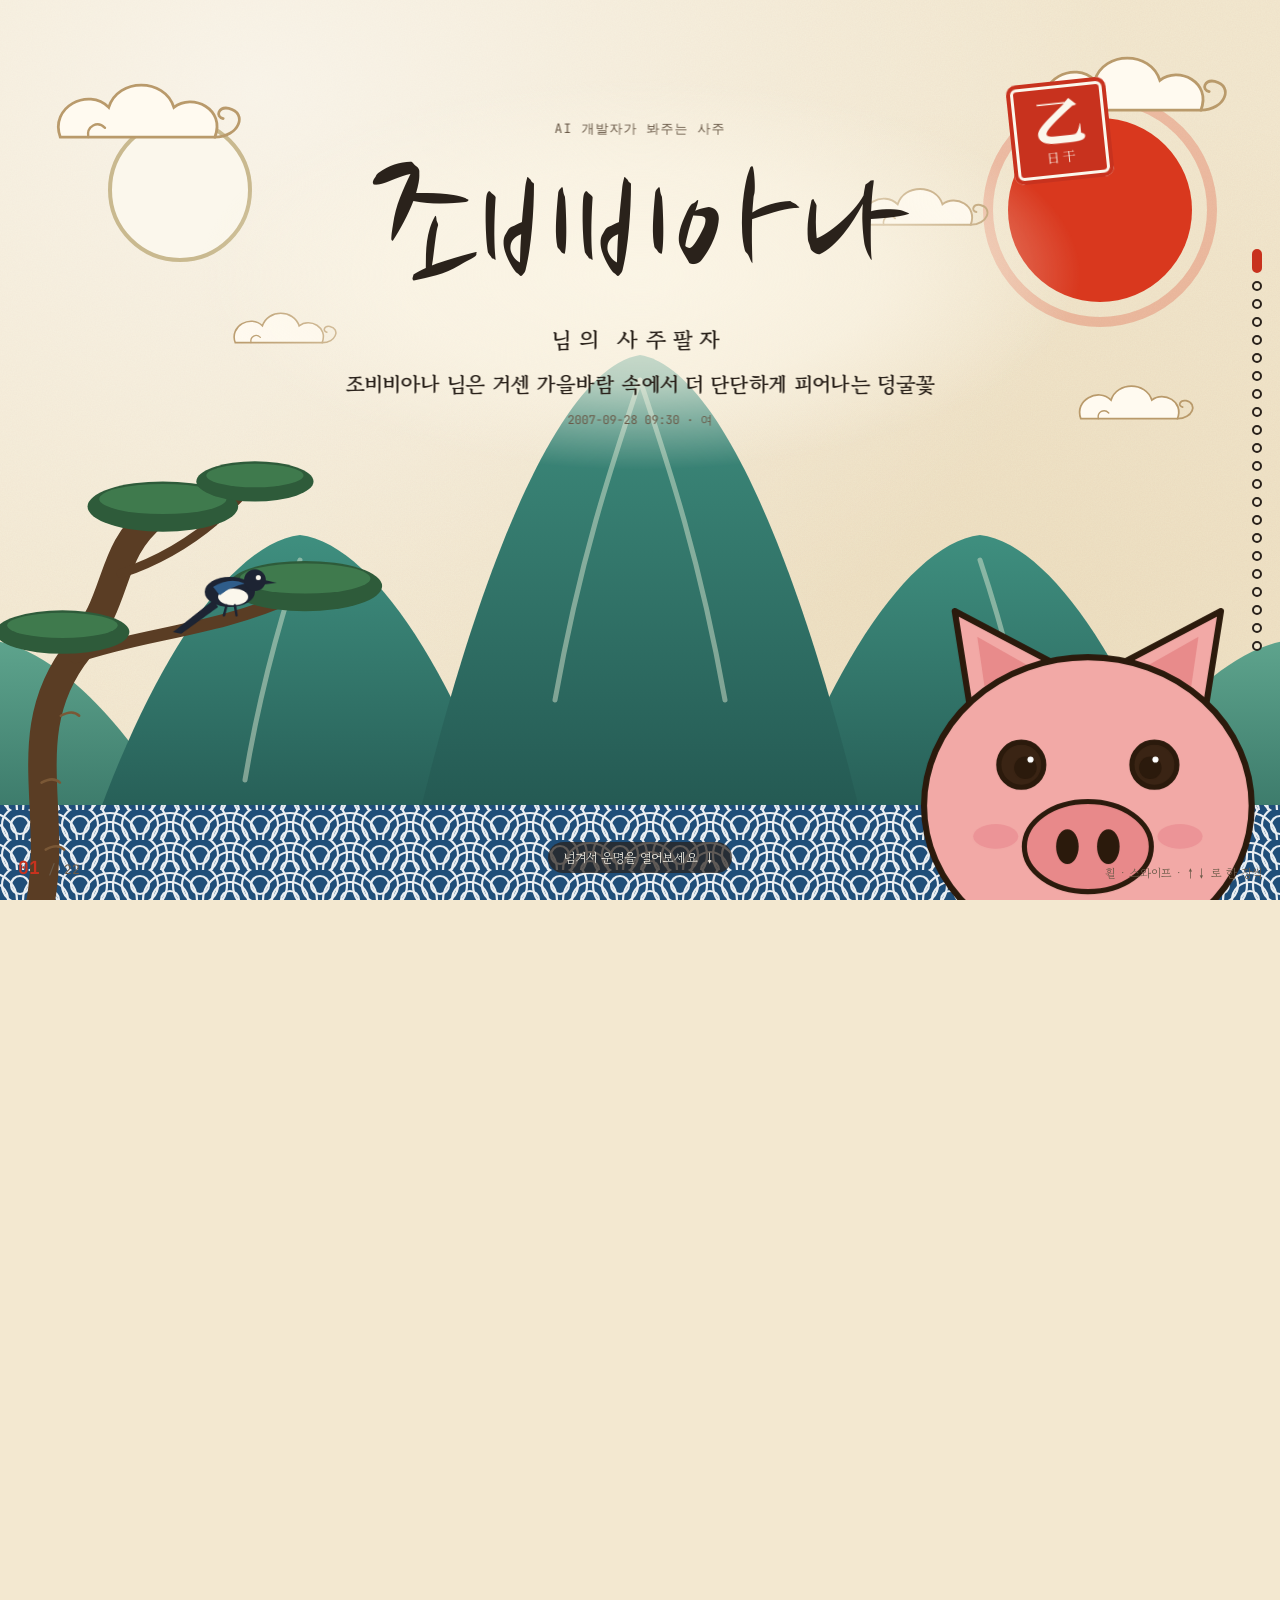
<file: docs/4fe12638/index.html>
<!doctype html>
<html lang="ko">
<head>
<meta charset="utf-8">
<meta name="viewport" content="width=device-width, initial-scale=1">
<title>조비비아나 님의 사주</title>
<meta name="description" content="조비비아나 님은 거센 가을바람 속에서 더 단단하게 피어나는 덩굴꽃">
<meta property="og:title" content="조비비아나 님의 사주">
<meta property="og:description" content="조비비아나 님은 거센 가을바람 속에서 더 단단하게 피어나는 덩굴꽃">
<meta name="theme-color" content="#f3e8d0">
<meta name="robots" content="noindex, nofollow">
<link rel="preconnect" href="https://fonts.googleapis.com">
<link rel="preconnect" href="https://fonts.gstatic.com" crossorigin>
<link rel="stylesheet" href="https://fonts.googleapis.com/css2?family=Nanum+Brush+Script&family=Gowun+Batang:wght@400;700&family=Noto+Serif+KR:wght@500;900&family=JetBrains+Mono:wght@400;600&display=swap">
<link rel="stylesheet" href="../assets/style.css">
<script src="../assets/app.js" defer></script>
</head>
<body class="deck">
<div class="petals" aria-hidden="true"></div>
<main class="track"><section class="slide hero" data-nav="표지">
  <div class="layers"><svg class="scene" viewBox="0 0 1600 900" preserveAspectRatio="xMidYMax slice" aria-hidden="true">
  <defs>
    <linearGradient id="g-peak" x1="0" y1="0" x2="0" y2="1">
      <stop offset="0" stop-color="#3f8f7f"/><stop offset="1" stop-color="#1f4f4a"/>
    </linearGradient>
    <linearGradient id="g-peak2" x1="0" y1="0" x2="0" y2="1">
      <stop offset="0" stop-color="#5ea48d"/><stop offset="1" stop-color="#2b6559"/>
    </linearGradient>
    <pattern id="p-wave" width="60" height="30" patternUnits="userSpaceOnUse">
      <rect width="60" height="30" fill="#1f4e79"/>
      <g fill="none" stroke="#e9eef2" stroke-width="2.2">
        <circle cx="30" cy="30" r="27"/><circle cx="30" cy="30" r="18"/><circle cx="30" cy="30" r="9"/>
        <circle cx="0" cy="15" r="27"/><circle cx="0" cy="15" r="18"/><circle cx="0" cy="15" r="9"/>
        <circle cx="60" cy="15" r="27"/><circle cx="60" cy="15" r="18"/><circle cx="60" cy="15" r="9"/>
      </g>
    </pattern>
  </defs>

  <g class="sun"><circle cx="1260" cy="210" r="92" fill="#d9381e"/><circle cx="1260" cy="210" r="112" fill="none" stroke="#d9381e" stroke-opacity=".25" stroke-width="10"/></g>
  <g class="moon"><circle cx="340" cy="190" r="70" fill="#fbf7ec" stroke="#c9b98f" stroke-width="4"/></g>

  <g class="peaks">
    <path class="pk pk1" d="M-80 900 C -20 760 70 650 150 640 C 230 650 320 760 380 900 Z" fill="url(#g-peak2)"/>
    <path class="pk pk5" d="M1220 900 C 1280 760 1370 650 1450 640 C 1530 650 1620 760 1680 900 Z" fill="url(#g-peak2)"/>
    <path class="pk pk2" d="M230 900 C 290 700 380 545 460 535 C 540 545 630 700 690 900 Z" fill="url(#g-peak)"/>
    <path class="pk pk4" d="M910 900 C 970 700 1060 545 1140 535 C 1220 545 1310 700 1370 900 Z" fill="url(#g-peak)"/>
    <path class="pk pk3" d="M560 900 C 620 620 710 370 800 355 C 890 370 980 620 1040 900 Z" fill="url(#g-peak)"/>
    <g fill="none" stroke="#e8f0da" stroke-opacity=".45" stroke-width="5" stroke-linecap="round">
      <path class="pk pk3" d="M800 380 C 770 470 740 560 715 700"/><path class="pk pk3" d="M800 380 C 830 470 860 560 885 700"/>
      <path class="pk pk2" d="M460 560 C 440 620 420 690 405 780"/><path class="pk pk4" d="M1140 560 C 1160 620 1180 690 1195 780"/>
    </g>
  </g>

  <g class="waves"><rect x="-120" y="805" width="1840" height="100" fill="url(#p-wave)"/></g>
</svg><svg class="cloud c1" viewBox="-10 -30 220 90" aria-hidden="true">
  <path d="M0 40 C -12 8 30 -14 52 8 C 62 -24 112 -24 122 8 C 142 -8 178 10 166 40 Z" fill="#fffaf0" stroke="#b99a6b" stroke-width="3"/>
  <path d="M166 40 c 26 0 36 -26 15 -31 c -11 -2 -15 9 -6 11" fill="none" stroke="#b99a6b" stroke-width="3" stroke-linecap="round"/>
  <path d="M30 40 c -2 -12 10 -18 18 -10" fill="none" stroke="#b99a6b" stroke-width="2.5" stroke-linecap="round"/>
</svg><svg class="cloud c2" viewBox="-10 -30 220 90" aria-hidden="true">
  <path d="M0 40 C -12 8 30 -14 52 8 C 62 -24 112 -24 122 8 C 142 -8 178 10 166 40 Z" fill="#fffaf0" stroke="#b99a6b" stroke-width="3"/>
  <path d="M166 40 c 26 0 36 -26 15 -31 c -11 -2 -15 9 -6 11" fill="none" stroke="#b99a6b" stroke-width="3" stroke-linecap="round"/>
  <path d="M30 40 c -2 -12 10 -18 18 -10" fill="none" stroke="#b99a6b" stroke-width="2.5" stroke-linecap="round"/>
</svg><svg class="cloud c3" viewBox="-10 -30 220 90" aria-hidden="true">
  <path d="M0 40 C -12 8 30 -14 52 8 C 62 -24 112 -24 122 8 C 142 -8 178 10 166 40 Z" fill="#fffaf0" stroke="#b99a6b" stroke-width="3"/>
  <path d="M166 40 c 26 0 36 -26 15 -31 c -11 -2 -15 9 -6 11" fill="none" stroke="#b99a6b" stroke-width="3" stroke-linecap="round"/>
  <path d="M30 40 c -2 -12 10 -18 18 -10" fill="none" stroke="#b99a6b" stroke-width="2.5" stroke-linecap="round"/>
</svg><svg class="cloud c4" viewBox="-10 -30 220 90" aria-hidden="true">
  <path d="M0 40 C -12 8 30 -14 52 8 C 62 -24 112 -24 122 8 C 142 -8 178 10 166 40 Z" fill="#fffaf0" stroke="#b99a6b" stroke-width="3"/>
  <path d="M166 40 c 26 0 36 -26 15 -31 c -11 -2 -15 9 -6 11" fill="none" stroke="#b99a6b" stroke-width="3" stroke-linecap="round"/>
  <path d="M30 40 c -2 -12 10 -18 18 -10" fill="none" stroke="#b99a6b" stroke-width="2.5" stroke-linecap="round"/>
</svg><svg class="cloud c5" viewBox="-10 -30 220 90" aria-hidden="true">
  <path d="M0 40 C -12 8 30 -14 52 8 C 62 -24 112 -24 122 8 C 142 -8 178 10 166 40 Z" fill="#fffaf0" stroke="#b99a6b" stroke-width="3"/>
  <path d="M166 40 c 26 0 36 -26 15 -31 c -11 -2 -15 9 -6 11" fill="none" stroke="#b99a6b" stroke-width="3" stroke-linecap="round"/>
  <path d="M30 40 c -2 -12 10 -18 18 -10" fill="none" stroke="#b99a6b" stroke-width="2.5" stroke-linecap="round"/>
</svg><svg class="crane cr1" viewBox="-210 -170 380 210" aria-hidden="true">
  <g class="wing-far"><path d="M-10 0 C 0 50 50 85 110 95 C 80 60 60 30 30 5 Z" fill="#ece6d8" stroke="#3a3a3a" stroke-width="2"/></g>
  <path d="M58 6 L150 14 M58 10 L148 22" stroke="#3a3a3a" stroke-width="3" stroke-linecap="round"/>
  <ellipse cx="0" cy="0" rx="70" ry="22" fill="#fffdf7" stroke="#3a3a3a" stroke-width="2"/>
  <path d="M52 -6 Q 88 -2 74 16 Q 62 10 48 9 Z" fill="#1d1d1d"/>
  <path d="M-55 -8 C -90 -22 -112 -32 -150 -30" fill="none" stroke="#1d1d1d" stroke-width="10" stroke-linecap="round"/>
  <circle cx="-153" cy="-30" r="9" fill="#fffdf7" stroke="#3a3a3a" stroke-width="1.5"/>
  <circle cx="-154" cy="-36" r="5" fill="#d9381e"/>
  <path d="M-160 -30 L-204 -23 L-160 -25 Z" fill="#c9a44a"/>
  <g class="wing-near">
    <path d="M-25 -10 C -12 -90 58 -140 122 -152 C 92 -102 70 -60 38 -12 Z" fill="#fffdf7" stroke="#3a3a3a" stroke-width="2"/>
    <path d="M122 -152 C 104 -128 92 -110 82 -96 L 74 -84 C 90 -112 104 -134 122 -152 Z M82 -96 C 96 -104 110 -126 122 -152" fill="#1d1d1d" stroke="#1d1d1d" stroke-width="7" stroke-linejoin="round"/>
  </g>
</svg><svg class="crane cr2" viewBox="-210 -170 380 210" aria-hidden="true">
  <g class="wing-far"><path d="M-10 0 C 0 50 50 85 110 95 C 80 60 60 30 30 5 Z" fill="#ece6d8" stroke="#3a3a3a" stroke-width="2"/></g>
  <path d="M58 6 L150 14 M58 10 L148 22" stroke="#3a3a3a" stroke-width="3" stroke-linecap="round"/>
  <ellipse cx="0" cy="0" rx="70" ry="22" fill="#fffdf7" stroke="#3a3a3a" stroke-width="2"/>
  <path d="M52 -6 Q 88 -2 74 16 Q 62 10 48 9 Z" fill="#1d1d1d"/>
  <path d="M-55 -8 C -90 -22 -112 -32 -150 -30" fill="none" stroke="#1d1d1d" stroke-width="10" stroke-linecap="round"/>
  <circle cx="-153" cy="-30" r="9" fill="#fffdf7" stroke="#3a3a3a" stroke-width="1.5"/>
  <circle cx="-154" cy="-36" r="5" fill="#d9381e"/>
  <path d="M-160 -30 L-204 -23 L-160 -25 Z" fill="#c9a44a"/>
  <g class="wing-near">
    <path d="M-25 -10 C -12 -90 58 -140 122 -152 C 92 -102 70 -60 38 -12 Z" fill="#fffdf7" stroke="#3a3a3a" stroke-width="2"/>
    <path d="M122 -152 C 104 -128 92 -110 82 -96 L 74 -84 C 90 -112 104 -134 122 -152 Z M82 -96 C 96 -104 110 -126 122 -152" fill="#1d1d1d" stroke="#1d1d1d" stroke-width="7" stroke-linejoin="round"/>
  </g>
</svg><svg class="pine" viewBox="0 0 520 620" aria-hidden="true">
  <path d="M90 640 C 120 520 60 420 140 320 C 190 255 175 205 230 160" fill="none" stroke="#5a3d24" stroke-width="34" stroke-linecap="round"/>
  <path d="M135 330 C 220 300 300 300 400 255" fill="none" stroke="#5a3d24" stroke-width="15" stroke-linecap="round"/>
  <path d="M190 230 C 250 210 300 175 340 130" fill="none" stroke="#5a3d24" stroke-width="11" stroke-linecap="round"/>
  <g fill="none" stroke="#7a5836" stroke-width="3" stroke-linecap="round">
    <path d="M100 560 q 14 -8 22 0"/><path d="M95 480 q 14 -8 22 0"/><path d="M118 400 q 14 -8 22 0"/>
  </g>
  <g class="needles">
    <ellipse cx="410" cy="245" rx="92" ry="30" fill="#2e5b3a"/><ellipse cx="410" cy="236" rx="78" ry="18" fill="#3f7a4d"/>
    <ellipse cx="240" cy="150" rx="90" ry="30" fill="#2e5b3a"/><ellipse cx="240" cy="141" rx="76" ry="18" fill="#3f7a4d"/>
    <ellipse cx="350" cy="120" rx="70" ry="24" fill="#2e5b3a"/><ellipse cx="350" cy="113" rx="58" ry="14" fill="#3f7a4d"/>
    <ellipse cx="120" cy="300" rx="80" ry="26" fill="#2e5b3a"/><ellipse cx="120" cy="292" rx="66" ry="15" fill="#3f7a4d"/>
  </g>
  <g class="magpie">
    <path d="M300 262 L 252 300 L 262 302 L 306 270 Z" fill="#1d2433"/>
    <ellipse cx="320" cy="252" rx="30" ry="18" fill="#1d2433"/>
    <ellipse cx="324" cy="258" rx="18" ry="10" fill="#fbf7ec"/>
    <path d="M300 246 q 20 -12 38 -4 q -18 4 -30 14 Z" fill="#2f5d8a"/>
    <circle cx="350" cy="238" r="13" fill="#1d2433"/>
    <circle cx="354" cy="235" r="3" fill="#fbf7ec"/>
    <path d="M362 238 L 376 241 L 362 243 Z" fill="#1d2433"/>
    <path d="M316 268 l -3 12 M326 268 l 2 12" stroke="#1d2433" stroke-width="3" stroke-linecap="round"/>
  </g>
</svg><svg class="tiger animal-pig" viewBox="0 0 400 380" aria-hidden="true"><g class="tiger-body">
  <path d="M85 140 L 70 45 L 165 95 Z" fill="#f2a9a6" stroke="#2b1a0c" stroke-width="6" stroke-linejoin="round"/>
  <path d="M100 125 L 92 70 L 145 100 Z" fill="#e88b8b"/>
  <path d="M315 140 L 330 45 L 235 95 Z" fill="#f2a9a6" stroke="#2b1a0c" stroke-width="6" stroke-linejoin="round"/>
  <path d="M300 125 L 308 70 L 255 100 Z" fill="#e88b8b"/>
  <ellipse cx="200" cy="235" rx="160" ry="145" fill="#f2a9a6" stroke="#2b1a0c" stroke-width="6"/>
  <g class="eyes"><circle cx="135" cy="195" r="22" fill="#3a2414" stroke="#2b1a0c" stroke-width="5"/><circle cx="265" cy="195" r="22" fill="#3a2414" stroke="#2b1a0c" stroke-width="5"/><circle class="pupil" cx="139" cy="198" r="11" fill="#2b1a0c"/><circle class="pupil" cx="261" cy="198" r="11" fill="#2b1a0c"/><circle cx="144" cy="190" r="3" fill="#fff"/><circle cx="266" cy="190" r="3" fill="#fff"/></g>
  <ellipse cx="200" cy="275" rx="62" ry="44" fill="#e8898a" stroke="#2b1a0c" stroke-width="5"/>
  <ellipse cx="180" cy="275" rx="11" ry="17" fill="#2b1a0c"/><ellipse cx="220" cy="275" rx="11" ry="17" fill="#2b1a0c"/>
  <path d="M170 335 q30 16 60 0" fill="none" stroke="#2b1a0c" stroke-width="4" stroke-linecap="round"/>
  <ellipse cx="110" cy="265" rx="22" ry="12" fill="#ec8f94" opacity=".8"/><ellipse cx="290" cy="265" rx="22" ry="12" fill="#ec8f94" opacity=".8"/>
</g></svg></div>
  <div class="hero-text">
    <p class="kicker">AI 개발자가 봐주는 사주</p>
    <h1 class="name"><span class="ink">조비비아나</span><span class="name-sub">님의 사주팔자</span></h1>
    <p class="headline">조비비아나 님은 거센 가을바람 속에서 더 단단하게 피어나는 덩굴꽃</p>
    <p class="meta">2007-09-28 09:30 · 여</p>
  </div>
  <div class="seal" aria-hidden="true"><span class="seal-char">乙</span><span class="seal-sub">日干</span></div>
  <button class="scroll-hint" data-go="next">넘겨서 운명을 열어보세요<span>↓</span></button>
</section><section class="slide" data-anim="stamp" data-nav="명식">
  <span class="wm" aria-hidden="true">命</span>
  <div class="slide-inner"><header class="s-head a" style="--d:1">
  <span class="hj">命</span>
  <div><p class="s-num">01 · 명식</p><h2>명식 한눈에</h2>
  <p class="s-sub">어려운 건 이것만 알면 돼요</p></div>
</header><div class="pillars"><div class="pillar a" style="--d:2">
  <div class="plabel">시주</div>
  <div class="pgod">정관</div>
  <div class="char metal">庚</div>
  <div class="char earth">辰</div>
  <div class="pgod">정재</div>
</div><div class="pillar a me" style="--d:3">
  <div class="plabel">일주</div>
  <div class="pgod">나</div>
  <div class="char wood">乙</div>
  <div class="char earth">丑</div>
  <div class="pgod">편재</div>
</div><div class="pillar a" style="--d:4">
  <div class="plabel">월주</div>
  <div class="pgod">편재</div>
  <div class="char earth">己</div>
  <div class="char metal">酉</div>
  <div class="pgod">편관</div>
</div><div class="pillar a" style="--d:5">
  <div class="plabel">년주</div>
  <div class="pgod">식신</div>
  <div class="char fire">丁</div>
  <div class="char water">亥</div>
  <div class="pgod">정인</div>
</div></div><div class="el-chips a" style="--d:6"><span class="el-chip wood-bg">木 1</span><span class="el-chip fire-bg">火 1</span><span class="el-chip earth-bg">土 3</span><span class="el-chip metal-bg">金 2</span><span class="el-chip water-bg">水 1</span></div><p class="lead a" style="--d:7">주인공 글자는 乙(을목). 가을바람 속에 피어난 덩굴꽃이에요.</p><p class="para a" style="--d:8">가을(酉월)은 나무가 가장 약해지는 계절이고, 주변엔 흙(土) 셋과 쇠(金) 둘이 있어요. 내 편 점수는 1/10, &#x27;신약&#x27; 사주예요. 약하다는 게 나쁘다는 뜻이 아니라, 혼자보다 사람과 환경의 도움을 받을 때 훨씬 크게 피어나는 구조라는 뜻이에요.</p><p class="para a" style="--d:9">가장 필요한 기운(용신)은 木(나무, 친구와 동료), 그다음은 水(물, 공부와 어른의 도움)예요. ※ 태어난 시각 09:30을 서울 지방시로 보정하면 08:58이라 庚辰시로 봤어요. 巳시 경계까지 2분이라, 보정을 안 하는 만세력에선 辛巳시로 나올 수 있어요.</p><div class="evidence a" style="--d:10"><span class="ev-label">근거</span><span>일간 乙(음木)</span><span>월지 酉 (가을 金)</span><span>신약 1/10</span><span>木1 火1 土3 金2 水1</span><span>용신 木 · 희신 水</span><span>지방시 08:58</span></div></div>
</section><section class="slide" data-anim="slide" data-nav="지나온 길">
  <span class="wm" aria-hidden="true">往</span>
  <div class="slide-inner"><header class="s-head a" style="--d:1">
  <span class="hj">往</span>
  <div><p class="s-num">02 · 지나온 길</p><h2>지나온 길 ①</h2>
  <p class="s-sub">태어나서 13살까지</p></div>
</header><p class="lead a" style="--d:2">지금까지 이렇게 살아왔을 거예요. 맞는지 하나씩 맞춰 보세요.</p><ol class="timeline many" style="--rows:4"><li class="tl a" style="--d:3"><span class="tl-when">2007–2009 · 1~3세</span><div><h3>가을에 핀 아기</h3><p>순하지만 예민한 아기였을 거예요. 낯을 가리고 소리와 분위기에 민감했을 거고요. 2008년(2세)엔 가족의 사랑을 유난히 듬뿍 받았을 거예요.</p></div></li><li class="tl a" style="--d:4"><span class="tl-when">2010 · 4세</span><div><h3>대운 庚戌 시작</h3><p>어른 말을 잘 듣는 바른 아이. &#x27;착하다&#x27;, &#x27;얌전하다&#x27;는 말을 많이 들었을 거예요.</p></div></li><li class="tl a" style="--d:5"><span class="tl-when">2011 · 5세</span><div><h3>辛卯 · 첫 변화</h3><p>다니던 곳이 바뀌거나 집안 환경에 변화가 있었을 거예요. 좋아하는 친구가 처음 생긴 것도 이 무렵.</p></div></li><li class="tl a" style="--d:6"><span class="tl-when">2013 · 7세</span><div><h3>癸巳 · 큰 이동</h3><p>입학이나 이사처럼 생활이 통째로 바뀌는 일이 있었을 가능성이 커요. 처음엔 많이 긴장했을 거예요.</p></div></li><li class="tl a" style="--d:7"><span class="tl-when">2015 · 9세</span><div><h3>乙未 · 마음이 흔들린 해</h3><p>마음의 자리(일지)가 정면으로 부딪힌 해. 전학, 친구 관계의 변화, 가족의 일로 혼자 속상한 날이 많았을 거예요.</p></div></li><li class="tl a" style="--d:8"><span class="tl-when">2018 · 12세</span><div><h3>戊戌 · 철이 든 해</h3><p>또 한 번 환경이 바뀌면서 갑자기 철이 든 느낌을 받았을 거예요. 책임감이 커지고 혼자 해내는 일이 늘었어요.</p></div></li><li class="tl a" style="--d:9"><span class="tl-when">2019 · 13세</span><div><h3>己亥 · 새 출발</h3><p>중학교 진학과 함께 새로운 곳으로 한 걸음 옮겨 간 해예요.</p></div></li></ol><div class="evidence a" style="--d:10"><span class="ev-label">근거</span><span>대운 庚戌 2010–</span><span>2008 子–丑 육합</span><span>2011 卯–酉 충</span><span>2013 巳 역마 · 巳亥 충</span><span>2015 丑–未 충</span><span>2018 丑–戌 형</span><span>2019 亥 역마</span></div></div>
</section><section class="slide" data-anim="flip" data-nav="지나온 길">
  <span class="wm" aria-hidden="true">往</span>
  <div class="slide-inner"><header class="s-head a" style="--d:1">
  <span class="hj">往</span>
  <div><p class="s-num">03 · 지나온 길</p><h2>지나온 길 ②</h2>
  <p class="s-sub">14살부터 지금까지</p></div>
</header><p class="lead a" style="--d:2">압박 속에서 공부하며 버텨 온 시간이에요.</p><ol class="timeline many" style="--rows:3"><li class="tl a" style="--d:3"><span class="tl-when">2020 · 14세</span><div><h3>대운 辛亥 시작</h3><p>공부와 평가의 압박이 본격적으로 시작됐어요. 동시에 처음으로 누군가에게 마음이 크게 설렌 해였을 거예요.</p></div></li><li class="tl a" style="--d:4"><span class="tl-when">2021 · 15세</span><div><h3>辛丑 · 혼자 끙끙</h3><p>성적과 시선에 대한 부담이 가장 컸던 해. 힘든 티를 안 내고 혼자 버텼을 거예요.</p></div></li><li class="tl a" style="--d:5"><span class="tl-when">2022 · 16세</span><div><h3>壬寅 · 숨통</h3><p>용신 木이 들어온 해. 마음 맞는 친구가 생기면서 숨통이 트였을 거예요. 고등학교 입학과 함께 분위기도 좋아졌을 거고요.</p></div></li><li class="tl a" style="--d:6"><span class="tl-when">2023 · 17세</span><div><h3>癸卯 · 진로 고민</h3><p>하고 싶은 것과 해야 하는 것 사이에서 진로를 두고 크게 고민했을 거예요. 친구 관계도 한 번 정리됐을 수 있어요.</p></div></li><li class="tl a" style="--d:7"><span class="tl-when">2024 · 18세</span><div><h3>甲辰 · 경쟁 속 버티기</h3><p>경쟁이 가장 치열했던 해. 그래도 옆에서 같이 버텨 준 사람이 있어서 견딜 수 있었을 거예요.</p></div></li><li class="tl a" style="--d:8"><span class="tl-when">2025 · 19세</span><div><h3>乙巳 · 큰 이동</h3><p>입시를 치르고 새로운 곳으로 크게 옮겨 간 해. 압박이 컸던 만큼 노력한 만큼의 결과가 나왔을 거예요.</p></div></li></ol><div class="evidence a" style="--d:9"><span class="ev-label">근거</span><span>대운 辛亥 2020–</span><span>2020 子 도화 · 子–丑 육합</span><span>2021 辛 편관 · 丑 복음</span><span>2022–24 寅·卯·甲 = 용신 木</span><span>2023 卯–酉 충</span><span>2025 巳–亥 충</span></div></div>
</section><section class="slide" data-anim="rise" data-nav="성격">
  <span class="wm" aria-hidden="true">性</span>
  <div class="slide-inner"><header class="s-head a" style="--d:1">
  <span class="hj">性</span>
  <div><p class="s-num">04 · 성격</p><h2>어떤 사람인가</h2>
  <p class="s-sub">가을 덩굴꽃 · 우아한 생존력</p></div>
</header><p class="lead a" style="--d:2">겉으론 단정하고 차분한데, 속으론 누구보다 섬세하게 세상을 읽는 사람.</p><p class="para a" style="--d:3">乙木은 꽃과 덩굴이에요. 바람이 세면 휘었다가 다시 일어나는 유연함이 있어요. 가을에 태어난 乙木은 특히 &#x27;분위기 파악&#x27;이 빨라요. 누가 기분이 안 좋은지, 이 자리에서 무슨 말을 하면 안 되는지를 본능적으로 알아요.</p><p class="para a" style="--d:4">일간 乙이 시간의 庚(정관)과 합을 이뤄요(乙庚합). 바르게 살고 싶고, 인정받고 싶고, 약속은 지켜야 마음이 편한 사람이에요. 어른들 눈엔 &#x27;믿음직한 아이&#x27;, 친구들 눈엔 &#x27;은근히 원칙 있는 애&#x27;.</p><p class="para a" style="--d:5">배우자 자리 丑에 화개(華蓋)가 있어요. 혼자만의 세계, 예술적 감수성, 깊은 생각을 품고 있어서 가까운 사람만 아는 엉뚱하고 깊은 면이 따로 있어요.</p><div class="chips a" style="--d:6"><span>섬세함</span><span>눈치 백단</span><span>원칙</span><span>책임감</span><span>미적 감각</span><span>속 깊음</span></div><div class="evidence a" style="--d:7"><span class="ev-label">근거</span><span>일간 乙 · 월지 酉</span><span>시간 庚 정관 · 乙庚합</span><span>화개: 일지 丑</span></div></div>
</section><section class="slide" data-anim="stamp" data-nav="겉과 속">
  <span class="wm" aria-hidden="true">面</span>
  <div class="slide-inner"><header class="s-head a" style="--d:1">
  <span class="hj">面</span>
  <div><p class="s-num">05 · 겉과 속</p><h2>남들이 보는 나 vs 진짜 나</h2>
  <p class="s-sub">월주는 사회의 얼굴, 일지는 속마음</p></div>
</header><div class="cards"><div class="card a" style="--d:2"><span class="badge">己酉</span><h3>남들이 보는 나</h3><p>월주가 己酉, 기름진 밭과 보석이에요. 밖에선 똑부러지고 현실적이고 단정한 사람으로 보여요. 조별 과제에서 자연스럽게 일정과 돈 관리를 맡게 되는 타입.</p></div><div class="card a" style="--d:3"><span class="badge">乙丑</span><h3>진짜 나</h3><p>일주는 乙丑, 겨울 언 땅 위의 덩굴. 속은 생각보다 여리고, 혼자 버티는 시간이 많아요. 힘든 티를 잘 안 내서 주변은 괜찮은 줄 알아요.</p></div><div class="card a" style="--d:4"><span class="badge">酉丑</span><h3>그 사이의 간극</h3><p>酉와 丑이 반합을 이뤄 金 기운이 더 강해져요. 바깥의 기대(金)가 클수록 속의 덩굴은 더 조용해져요. &#x27;괜찮아?&#x27;라는 말 한마디가 이 사람에겐 크게 들려요.</p></div></div><div class="evidence a" style="--d:5"><span class="ev-label">근거</span><span>월주 己酉 (편재·편관)</span><span>일지 丑 (편재)</span><span>酉–丑 반합</span></div></div>
</section><section class="slide" data-anim="slide" data-nav="재능">
  <span class="wm" aria-hidden="true">才</span>
  <div class="slide-inner"><header class="s-head a" style="--d:1">
  <span class="hj">才</span>
  <div><p class="s-num">06 · 재능</p><h2>타고난 재능</h2>
  <p class="s-sub">다섯 개의 무기</p></div>
</header><div class="cards"><div class="card a" style="--d:2"><span class="badge">乙 · 酉</span><h3>미적 감각</h3><p>꽃(乙)과 보석(酉, 숨은 辛)이 함께 있어요. 색, 배치, 디테일을 보는 눈이 남달라요.</p></div><div class="card a" style="--d:3"><span class="badge">財×3</span><h3>현실 감각</h3><p>재성이 셋. 돈과 시간과 자원을 계산하는 능력이 좋아요. 알뜰하고 계획적이에요.</p></div><div class="card a" style="--d:4"><span class="badge">乙庚합</span><h3>신뢰와 책임감</h3><p>정관과 합한 일간. 맡은 일은 끝까지 하고, 그래서 윗사람의 신뢰를 빨리 얻어요.</p></div><div class="card a" style="--d:5"><span class="badge">官→印</span><h3>시험 운</h3><p>관성(규칙) → 인성(공부) → 나로 이어지는 &#x27;관인상생&#x27; 구조가 숨어 있어요. 시험과 자격증에 강해요.</p></div><div class="card a" style="--d:6"><span class="badge">驛馬</span><h3>언어와 해외</h3><p>년지 亥가 역마예요. 외국어, 유학, 해외 업무와 인연이 있어요.</p></div></div><div class="evidence a" style="--d:7"><span class="ev-label">근거</span><span>재성 3</span><span>관성 2 · 인성(지장간) 3</span><span>乙庚합</span><span>역마: 년지 亥</span></div></div>
</section><section class="slide" data-anim="flip" data-nav="약점">
  <span class="wm" aria-hidden="true">病</span>
  <div class="slide-inner"><header class="s-head a" style="--d:1">
  <span class="hj">病</span>
  <div><p class="s-num">07 · 약점</p><h2>조심할 버그</h2>
  <p class="s-sub">알고 있으면 피할 수 있어요</p></div>
</header><div class="cards"><div class="card a" style="--d:2"><span class="badge">身弱</span><h3>배터리가 작아요</h3><p>신약 1/10. 하고 싶은 건 많은데 체력이 먼저 바닥나요. 할 일을 줄이는 게 실력이에요.</p></div><div class="card a" style="--d:3"><span class="badge">比劫 0</span><h3>혼자 다 떠안기</h3><p>비겁(내 편)이 0개. 도움을 요청하는 걸 어려워해서 혼자 끙끙 앓다가 번아웃이 와요.</p></div><div class="card a" style="--d:4"><span class="badge">官×2</span><h3>평가에 예민함</h3><p>관성이 둘이라 남의 시선과 평가를 크게 느껴요. 작은 피드백에도 오래 마음 쓰는 편.</p></div><div class="card a" style="--d:5"><span class="badge">財多身弱</span><h3>남 챙기다 내 몫 놓침</h3><p>재성은 많은데 내 힘이 약한 &#x27;재다신약&#x27;. 다른 사람 일을 챙기다 정작 내 것을 놓치기 쉬워요.</p></div></div><div class="evidence a" style="--d:6"><span class="ev-label">근거</span><span>신약 1/10</span><span>비겁 0</span><span>관성 2</span><span>재성 3</span></div></div>
</section><section class="slide" data-anim="rise" data-nav="일하는 법">
  <span class="wm" aria-hidden="true">工</span>
  <div class="slide-inner"><header class="s-head a" style="--d:1">
  <span class="hj">工</span>
  <div><p class="s-num">08 · 일하는 법</p><h2>일하는 방식</h2>
  <p class="s-sub">꼼꼼한 완성형</p></div>
</header><p class="lead a" style="--d:2">기준이 분명한 환경에서, 남들이 놓친 디테일을 잡아낼 때 가장 빛나요.</p><p class="para a" style="--d:3">관성 2(규칙과 조직), 재성 3(현실과 결과), 비겁 0(독립심). 혼자 판을 벌이기보다 잘 짜인 팀 안에서 내 몫을 완벽하게 해내는 스타일이에요. 체크리스트, 일정표, 스타일 가이드가 있으면 실력이 두 배가 돼요.</p><p class="para a" style="--d:4">팁: 신약 사주라 마감이 몰리면 무너져요. 큰 일은 잘게 쪼개고, 같이 일할 &#x27;내 편&#x27; 한 명을 꼭 만드세요. 그 사람이 이 사주에 없는 木(비겁)을 채워줘요.</p><div class="chips a" style="--d:5"><span>꼼꼼함 ↑</span><span>신뢰 ↑</span><span>디테일 ↑</span><span>혼자 버티기 ↓</span><span>무리한 속도 ↓</span></div><div class="evidence a" style="--d:6"><span class="ev-label">근거</span><span>관성 2</span><span>재성 3</span><span>비겁 0</span><span>용신 木(비겁)</span></div></div>
</section><section class="slide" data-anim="stamp" data-nav="직업">
  <span class="wm" aria-hidden="true">業</span>
  <div class="slide-inner"><header class="s-head a" style="--d:1">
  <span class="hj">業</span>
  <div><p class="s-num">09 · 직업</p><h2>잘 맞는 직업</h2>
  <p class="s-sub">적합도</p></div>
</header><p class="lead a" style="--d:2">핵심은 &#x27;기준 있는 곳에서, 섬세함과 전문성으로&#x27; 인정받는 일.</p><div class="fit"><div class="fit-row a" style="--d:3"><span class="fit-label">UX · UI 디자이너<small>乙木의 감각 + 金의 정교함</small></span><span class="fit-track"><span class="fit-fill" style="--v:91%"></span></span><span class="fit-val">91%</span></div><div class="fit-row a" style="--d:4"><span class="fit-label">공공기관 · 공기업 · 교육<small>관인상생, 안정 속 성장</small></span><span class="fit-track"><span class="fit-fill" style="--v:88%"></span></span><span class="fit-val">88%</span></div><div class="fit-row a" style="--d:5"><span class="fit-label">데이터 분석 · 회계 · 세무<small>재성 3 + 규칙 감각</small></span><span class="fit-track"><span class="fit-fill" style="--v:85%"></span></span><span class="fit-val">85%</span></div><div class="fit-row a" style="--d:6"><span class="fit-label">외국어 · 해외 업무<small>년지 역마 亥</small></span><span class="fit-track"><span class="fit-fill" style="--v:82%"></span></span><span class="fit-val">82%</span></div><div class="fit-row a" style="--d:7"><span class="fit-label">보건 · 의료 · 상담<small>섬세함과 책임감</small></span><span class="fit-track"><span class="fit-fill" style="--v:78%"></span></span><span class="fit-val">78%</span></div><div class="fit-row a" style="--d:8"><span class="fit-label">혼자 하는 사업<small>비겁 0 · 신약, 30대 이후 팀과 함께라면 OK</small></span><span class="fit-track"><span class="fit-fill" style="--v:45%"></span></span><span class="fit-val">45%</span></div></div><p class="para a" style="--d:9">20대엔 전문성과 자격을 쌓고, 40대 중반 木 대운에 들어서면 그 전문성으로 독립하거나 리더가 되는 흐름이에요.</p><div class="evidence a" style="--d:10"><span class="ev-label">근거</span><span>관성 2 · 인성(지장간) 3</span><span>재성 3</span><span>역마 亥</span><span>비겁 0</span><span>대운 甲寅 2050–</span></div></div>
</section><section class="slide" data-anim="slide" data-nav="재물">
  <span class="wm" aria-hidden="true">財</span>
  <div class="slide-inner"><header class="s-head a" style="--d:1">
  <span class="hj">財</span>
  <div><p class="s-num">10 · 재물</p><h2>돈은 얼마나 벌까</h2>
  <p class="s-sub">재물 그릇 · 사주로 본 추정치예요</p></div>
</header><div class="stats"><div class="stat a" style="--d:2"><span class="st-label">재물 그릇</span><span class="st-value">알찬 중산층 상단</span><span class="st-sub">순자산 15~25억이 상한선</span></div><div class="stat a" style="--d:3"><span class="st-label">인생 최대 재물 구간</span><span class="st-value">2050–2059</span><span class="st-sub">44세 대운 甲寅 · 용신 木</span></div><div class="stat a" style="--d:4"><span class="st-label">기반을 쌓는 시기</span><span class="st-value">2030–2039</span><span class="st-sub">24세 대운 壬子 · 자격과 전문성</span></div></div><p class="para a" style="--d:5">재성이 셋이라 돈이 들어올 길은 많은데, 내 힘이 약해서 다 붙잡진 못하는 &#x27;재다신약&#x27; 구조예요. 그래서 이 사주는 크게 벌기보다 &#x27;새지 않게 모으는&#x27; 쪽이 맞아요. 월급과 전문 자격 기반의 안정 수입, 꾸준한 저축이 정답.</p><p class="para a" style="--d:6">40대 중반 甲寅 대운에 내 편 기운(木)이 들어오면서, 그동안 감당 못 하던 돈을 비로소 붙잡을 수 있게 돼요. 재물은 늦게 피는 꽃이에요.</p><p class="para a" style="--d:7">주의: 남 챙기다 돈이 새요. 가족이나 친구의 부탁성 돈 거래는 금액 상한을 미리 정해 두세요.</p><div class="evidence a" style="--d:8"><span class="ev-label">근거</span><span>재성 3 · 신약 1/10</span><span>재다신약</span><span>대운 壬子 · 甲寅</span></div></div>
</section><section class="slide" data-anim="flip" data-nav="연애">
  <span class="wm" aria-hidden="true">愛</span>
  <div class="slide-inner"><header class="s-head a" style="--d:1">
  <span class="hj">愛</span>
  <div><p class="s-num">11 · 연애</p><h2>연애 스타일</h2>
  <p class="s-sub">천천히 스며들고, 깊게 빠진다</p></div>
</header><p class="lead a" style="--d:2">쉽게 마음을 주진 않지만, 한 번 빠지면 누구보다 헌신적인 사람.</p><p class="para a" style="--d:3">여자 사주에서 연인과 남편은 관성(金)이에요. 그런데 관성이 둘(庚 정관 · 酉 편관)이라 이성에게 인기가 많아요. 특히 원칙 있고 능력 있는 사람, 나를 리드해 주는 사람에게 끌려요.</p><p class="para a" style="--d:4">일간이 정관 庚과 합해 있어서, 한 번 &#x27;이 사람이다&#x27; 싶으면 깊게 묶여요. 연애도 진지하게, 오래 하는 타입.</p><p class="para a" style="--d:5">주의할 점: 정관과 편관이 함께 있어 비슷한 시기에 두 사람 사이에서 고민할 수 있어요. 그리고 편관(酉)은 카리스마 있지만 통제가 강한 사람이에요. &#x27;날 지켜주는 사람&#x27;과 &#x27;날 휘두르는 사람&#x27;을 구분하세요.</p><p class="para a" style="--d:6">2026년 午는 이 사주의 도화(桃花)예요. 올해와 내년 초, 연애운이 크게 열려 있어요.</p><div class="evidence a" style="--d:7"><span class="ev-label">근거</span><span>관성 2 (庚 정관 · 酉 편관)</span><span>乙庚합</span><span>도화 午 (일지 丑 기준)</span></div></div>
</section><section class="slide" data-anim="rise" data-nav="결혼">
  <span class="wm" aria-hidden="true">緣</span>
  <div class="slide-inner"><header class="s-head a" style="--d:1">
  <span class="hj">緣</span>
  <div><p class="s-num">12 · 결혼</p><h2>결혼과 배우자</h2>
  <p class="s-sub">결혼 시기</p></div>
</header><p class="lead a" style="--d:2">결혼 적기는 2032년(26세) 전후. 늦게 만나는 인연이 진짜예요.</p><p class="para a" style="--d:3">배우자상: 정관 庚이 시주(늦은 시기의 자리)에 있어요. 성실하고 원칙 있고 경제 감각이 좋은 사람. 배우자 자리 丑에 재성이 있어 결혼 후 살림과 재산이 차곡차곡 늘어요. 학교나 직장에서 만날 확률이 높아요(월지 酉와 배우자 자리 丑이 반합).</p><ol class="timeline"><li class="tl a now" style="--d:4"><span class="tl-when">2026 · 20세</span><div><h3>丙午 · 도화<span class="now-badge">지금</span></h3><p>설레는 연애가 시작되는 해. 결혼 상대라기보다 연애를 배우는 인연.</p></div></li><li class="tl a" style="--d:5"><span class="tl-when">2027 · 21세</span><div><h3>丁未 · 변동</h3><p>丑未 충이 배우자 자리를 흔들어요. 이별이나 관계 재정비가 올 수 있어요.</p></div></li><li class="tl a" style="--d:6"><span class="tl-when">2030–31 · 24–25세</span><div><h3>庚戌 · 辛亥</h3><p>정관과 편관이 차례로 떠요. 진지한 만남, 결혼을 전제로 한 연애의 시작.</p></div></li><li class="tl a" style="--d:7"><span class="tl-when">2032 · 26세</span><div><h3>壬子 · 결혼</h3><p>子가 배우자 자리 丑과 육합, 대운도 子. 결혼 확률이 가장 높은 해.</p></div></li><li class="tl a" style="--d:8"><span class="tl-when">2040 · 34세</span><div><h3>庚申 · 다음 창</h3><p>정관이 다시 뜨는 해. 늦어지면 이때가 두 번째 기회.</p></div></li></ol><div class="evidence a" style="--d:9"><span class="ev-label">근거</span><span>관성 2</span><span>시주 庚 정관</span><span>일지 丑 편재</span><span>2032 子–丑 육합</span><span>대운 壬子</span><span>2027 丑–未 충</span></div></div>
</section><section class="slide" data-anim="stamp" data-nav="자녀">
  <span class="wm" aria-hidden="true">子</span>
  <div class="slide-inner"><header class="s-head a" style="--d:1">
  <span class="hj">子</span>
  <div><p class="s-num">13 · 자녀</p><h2>자녀운</h2>
  <p class="s-sub">몇 명, 언제</p></div>
</header><div class="stats"><div class="stat a" style="--d:2"><span class="st-label">자녀 수</span><span class="st-value">1~2명</span><span class="st-sub">2명이면 아들 · 딸 하나씩</span></div><div class="stat a" style="--d:3"><span class="st-label">첫째</span><span class="st-value">2036년 전후</span><span class="st-sub">30세 · 丙辰년</span></div><div class="stat a" style="--d:4"><span class="st-label">구성</span><span class="st-value">아들 → 딸</span><span class="st-sub">상관(아들) 다음 식신(딸)</span></div></div><p class="para a" style="--d:5">여자 사주에서 자녀는 식상(火)이에요. 원국에 식신 丁이 하나 있어 자녀 인연은 분명히 있어요. 식상이 다시 들어오는 2036 丙辰(상관), 2037 丁巳(식신)이 자녀 창이에요.</p><p class="para a" style="--d:6">시주(자녀 자리)에 정관과 정재. 아이가 바르고 성실하며 현실 감각이 좋아요. 부모 말을 잘 듣는 편이지만 기대가 크면 부담을 느껴요.</p><p class="para a" style="--d:7">신약 사주라 출산 전후엔 체력 관리가 특히 중요해요. 도와줄 사람을 미리 정해 두세요.</p><div class="evidence a" style="--d:8"><span class="ev-label">근거</span><span>식상 1 (년간 丁 식신)</span><span>2036 丙(상관) · 2037 丁(식신)</span><span>시주 庚辰 (정관·정재)</span><span>신약 1/10</span></div></div>
</section><section class="slide" data-anim="slide" data-nav="인연">
  <span class="wm" aria-hidden="true">友</span>
  <div class="slide-inner"><header class="s-head a" style="--d:1">
  <span class="hj">友</span>
  <div><p class="s-num">14 · 인연</p><h2>인간관계와 궁합</h2>
  <p class="s-sub">띠로 보는 궁합</p></div>
</header><div class="cards"><div class="card a" style="--d:2"><span class="badge">寅 · 卯 · 子</span><h3>찰떡 궁합</h3><p>호랑이띠(寅)와 토끼띠(卯)는 부족한 木을 채워주는 최고의 내 편이에요. 쥐띠(子)는 배우자 자리 丑과 육합이라 연인 궁합이 좋아요.</p></div><div class="card a" style="--d:3"><span class="badge">木 · 水</span><h3>귀인</h3><p>나무처럼 든든한 친구, 공부를 이끌어주는 선생님과 선배. 木과 水 기운의 사람이 인생을 바꿔요.</p></div><div class="card a" style="--d:4"><span class="badge">未 · 巳 · 戌</span><h3>부딪히는 인연</h3><p>양띠(未)는 丑未 충, 뱀띠(巳)는 巳亥 충, 개띠(戌)는 丑戌 형. 나쁜 사람이 아니라 리듬이 달라 지쳐요.</p></div><div class="card a" style="--d:5"><span class="badge">比劫 0</span><h3>친구 관계</h3><p>비겁이 0이라 친구 수는 적어도 깊어요. 넓은 인맥보다 오래 가는 단짝 두세 명이 이 사주의 보물.</p></div></div><div class="evidence a" style="--d:6"><span class="ev-label">근거</span><span>용신 木 · 희신 水</span><span>일지 丑 · 년지 亥</span><span>子–丑 육합</span><span>丑–未 충</span><span>巳–亥 충</span><span>丑–戌 형</span></div></div>
</section><section class="slide" data-anim="flip" data-nav="건강">
  <span class="wm" aria-hidden="true">身</span>
  <div class="slide-inner"><header class="s-head a" style="--d:1">
  <span class="hj">身</span>
  <div><p class="s-num">15 · 건강</p><h2>컨디션 관리</h2>
  <p class="s-sub">오행 전통 해석이에요. 의학적 진단이 아니에요</p></div>
</header><div class="cards"><div class="card a" style="--d:2"><span class="badge">身弱</span><h3>체력 배터리</h3><p>신약 사주의 기본기는 잠과 휴식이에요. 밤샘은 다른 사람보다 두 배로 회복이 느려요.</p></div><div class="card a" style="--d:3"><span class="badge">金剋木</span><h3>간 · 눈 · 근육</h3><p>金이 木을 누르는 구조(酉丑 반합)라 눈 피로, 어깨 결림, 손목을 조심하세요.</p></div><div class="card a" style="--d:4"><span class="badge">土×3</span><h3>위장</h3><p>土가 셋이라 스트레스가 소화로 와요. 시험 기간 폭식과 거른 끼니 주의.</p></div><div class="card a" style="--d:5"><span class="badge">華蓋</span><h3>마음 건강</h3><p>힘든 걸 말 안 하는 타입이라 쌓이면 한 번에 무너져요. 털어놓을 사람 한 명이 최고의 보약.</p></div></div><div class="evidence a" style="--d:6"><span class="ev-label">근거</span><span>신약 1/10</span><span>金2 + 酉丑 반합</span><span>土3</span><span>화개 丑</span></div></div>
</section><section class="slide" data-anim="rise" data-nav="대운">
  <span class="wm" aria-hidden="true">運</span>
  <div class="slide-inner"><header class="s-head a" style="--d:1">
  <span class="hj">運</span>
  <div><p class="s-num">16 · 대운</p><h2>인생 로드맵</h2>
  <p class="s-sub">10년 단위 대운 · 순행 · 4세 시작</p></div>
</header><ol class="timeline many" style="--rows:4"><li class="tl a" style="--d:2"><span class="tl-when">2010–2019</span><div><h3>庚戌 · 4세</h3><p>정관 대운. 규칙이 분명한 환경에서 바르게 자란 시기.</p></div></li><li class="tl a now" style="--d:3"><span class="tl-when">2020–2029</span><div><h3>辛亥 · 14세<span class="now-badge">지금</span></h3><p>편관 + 정인. 압박 속 공부, 입시와 시험의 시기. 관인상생이라 노력한 만큼 결과가 나와요. 亥는 역마라 이동과 유학 생각도.</p></div></li><li class="tl a" style="--d:4"><span class="tl-when">2030–2039</span><div><h3>壬子 · 24세</h3><p>정인 · 편인, 희신 水 대운. 자격과 전문성이 쌓이고, 子가 배우자 자리와 합해 결혼의 10년.</p></div></li><li class="tl a" style="--d:5"><span class="tl-when">2040–2049</span><div><h3>癸丑 · 34세</h3><p>편인 · 편재. 육아와 일, 재테크를 함께 굴리는 시기. 살림이 커져요.</p></div></li><li class="tl a" style="--d:6"><span class="tl-when">2050–2059</span><div><h3>甲寅 · 44세</h3><p>겁재, 드디어 용신 木 대운. 내 힘이 생겨 재물과 커리어가 피크를 찍는 전성기.</p></div></li><li class="tl a" style="--d:7"><span class="tl-when">2060–2069</span><div><h3>乙卯 · 54세</h3><p>비견. 木이 한 번 더. 사회 활동과 영향력이 넓어져요.</p></div></li><li class="tl a" style="--d:8"><span class="tl-when">2070–2079</span><div><h3>丙辰 · 64세</h3><p>상관 · 정재. 재능을 나누고 취미가 수입이 되는 시기.</p></div></li><li class="tl a" style="--d:9"><span class="tl-when">2080–2089</span><div><h3>丁巳 · 74세</h3><p>식신 · 상관. 여유롭게 즐기는 노년.</p></div></li></ol><div class="evidence a" style="--d:10"><span class="ev-label">근거</span><span>순행 · 대운수 4</span><span>甲寅 · 乙卯 = 용신 木</span><span>壬子 = 희신 水</span><span>亥 = 역마</span></div></div>
</section><section class="slide" data-anim="stamp" data-nav="올해">
  <span class="wm" aria-hidden="true">年</span>
  <div class="slide-inner"><header class="s-head a" style="--d:1">
  <span class="hj">年</span>
  <div><p class="s-num">17 · 올해</p><h2>올해와 내년</h2>
  <p class="s-sub">2026 · 2027 · 2028</p></div>
</header><div class="cards"><div class="card a" style="--d:2"><span class="badge">도화</span><h3>2026 丙午 · 표현과 설렘</h3><p>상관과 식신, 火가 한꺼번에 와요. 끼와 표현력이 터지고, 午가 도화라 연애운도 커요. 다만 상관이 정관을 건드려 교수님이나 윗사람과 말 한마디가 꼬일 수 있어요. 또 신약 사주라 에너지를 많이 써요. 남은 두 달은 체력 관리 먼저.</p></div><div class="card a" style="--d:3"><span class="badge">충 · 재물</span><h3>2027 丁未 · 변화</h3><p>식신 + 편재. 아르바이트나 작은 수입이 생기는 해. 하지만 未가 배우자 자리 丑과 충이라 연애, 전공, 거처에 변동이 와요. 바뀌는 걸 두려워하지 마세요. 정리하고 나면 더 좋아져요.</p></div><div class="card a" style="--d:4"><span class="badge">안정</span><h3>2028 戊申 · 안정</h3><p>정재 + 정관. 흔들렸던 것들이 제자리를 찾는 해. 인턴, 자격증, 장학금처럼 &#x27;공식적인&#x27; 성과가 나와요.</p></div></div><div class="evidence a" style="--d:5"><span class="ev-label">근거</span><span>2026 丙午: 상관·식신, 午 도화</span><span>2027 丁未: 丑–未 충</span><span>2028 戊申: 정재·정관</span></div></div>
</section><section class="slide" data-anim="slide" data-nav="개운법">
  <span class="wm" aria-hidden="true">福</span>
  <div class="slide-inner"><header class="s-head a" style="--d:1">
  <span class="hj">福</span>
  <div><p class="s-num">18 · 개운법</p><h2>운을 여는 법</h2>
  <p class="s-sub">용신 木(목) · 희신 水(수)</p></div>
</header><div class="stats"><div class="stat a" style="--d:2"><span class="st-label">행운의 색</span><span class="st-value">초록 · 청록</span><span class="st-sub">남색도 좋아요</span></div><div class="stat a" style="--d:3"><span class="st-label">방향</span><span class="st-value">동쪽</span><span class="st-sub">동향 자리, 동쪽 여행</span></div><div class="stat a" style="--d:4"><span class="st-label">숫자</span><span class="st-value">3 · 8</span><span class="st-sub">木의 수</span></div><div class="stat a" style="--d:5"><span class="st-label">계절</span><span class="st-value">봄</span><span class="st-sub">큰 시작은 2~4월에</span></div></div><div class="cards"><div class="card a" style="--d:6"><span class="badge">木</span><h3>내 편 만들기</h3><p>스터디 메이트, 단짝, 멘토. 이 사주에 없는 木(비겁)은 &#x27;사람&#x27;으로 채워요.</p></div><div class="card a" style="--d:7"><span class="badge">木</span><h3>자연 속을 걷기</h3><p>숲길 산책, 식물 키우기. 몸으로 木을 채우는 가장 쉬운 방법이에요.</p></div><div class="card a" style="--d:8"><span class="badge">水</span><h3>자격과 공부</h3><p>水(인성)는 공부와 자격증이에요. 시험 운이 좋은 사주라 노력이 배신하지 않아요.</p></div><div class="card a" style="--d:9"><span class="badge">身</span><h3>충분한 잠</h3><p>신약 사주의 최고의 개운법은 수면이에요. 7시간은 협상 불가.</p></div></div><div class="evidence a" style="--d:10"><span class="ev-label">근거</span><span>용신 木 · 희신 水</span><span>기신 土</span><span>비겁 0</span><span>신약 1/10</span></div></div>
</section><section class="slide" data-anim="flip" data-nav="앞으로">
  <span class="wm" aria-hidden="true">來</span>
  <div class="slide-inner"><header class="s-head a" style="--d:1">
  <span class="hj">來</span>
  <div><p class="s-num">19 · 앞으로</p><h2>앞으로 어떻게 살까</h2>
  <p class="s-sub">시기별 숙제</p></div>
</header><p class="lead a" style="--d:2">혼자 피는 꽃이 아니라 함께 타고 오르는 덩굴. 앞으로의 숙제는 좋은 지지대를 고르는 일이에요.</p><div class="cards"><div class="card a" style="--d:3"><span class="badge">辛亥 후반</span><h3>2026–2029 · 버티는 법 배우기</h3><p>공부와 자격을 쌓고, 체력을 지키고, 연애를 배우는 시기. 2027년의 변화는 겁내지 마세요. 정리하고 나면 더 좋아져요.</p></div><div class="card a" style="--d:4"><span class="badge">壬子</span><h3>2030–2039 · 전문가가 되는 10년</h3><p>자격과 커리어가 자리를 잡고, 2032년 전후로 평생의 짝을 만나요.</p></div><div class="card a" style="--d:5"><span class="badge">癸丑</span><h3>2040–2049 · 가정과 살림</h3><p>육아와 일을 함께 굴리는 시기. 크게 벌기보다 새지 않게 모으는 게 정답이에요.</p></div><div class="card a" style="--d:6"><span class="badge">甲寅 · 乙卯</span><h3>2050– · 늦게 피는 전성기</h3><p>용신 木이 들어오며 드디어 내 힘이 생겨요. 리더가 되거나 독립하고, 재물도 이때 가장 커요.</p></div><div class="card a" style="--d:7"><span class="badge">比劫 0</span><h3>평생 원칙</h3><p>힘들 땐 도움을 청할 것. 이 사주에 없는 건 &#x27;내 편&#x27;이고, 내 편은 부탁할 때 생겨요.</p></div></div><div class="evidence a" style="--d:8"><span class="ev-label">근거</span><span>용신 木 · 희신 水</span><span>대운 壬子 · 癸丑 · 甲寅</span><span>비겁 0 · 신약 1/10</span></div></div>
</section><section class="slide" data-anim="rise" data-nav="근거">
  <span class="wm" aria-hidden="true">證</span>
  <div class="slide-inner"><header class="s-head a" style="--d:1">
  <span class="hj">證</span>
  <div><p class="s-num">20 · 근거</p><h2>이 풀이가 다른 이유</h2>
  <p class="s-sub">그냥 챗봇 사주와 무엇이 다른가</p></div>
</header><div class="cards"><div class="card a" style="--d:2"><span class="badge">曆</span><h3>만세력 직접 계산</h3><p>2007-09-28 09:30을 서울 지방시 08:58로 보정하고, 태양 황경으로 백로(9/8) 이후임을 확인해 己酉월로 세웠어요. 시주가 巳시 경계 2분 전이라는 것까지 잡아냈어요. 챗봇은 이 경계를 그냥 지나쳐요.</p></div><div class="card a" style="--d:3"><span class="badge">藏</span><h3>숨은 글자까지</h3><p>겉으론 인성이 亥 하나뿐이지만 지장간엔 壬 · 癸 · 癸가 숨어 있어요. 그래서 &#x27;공부 운 약함&#x27;이 아니라 &#x27;관인상생, 시험에 강함&#x27;으로 읽었어요.</p></div><div class="card a" style="--d:4"><span class="badge">合</span><h3>합과 충</h3><p>乙庚합(일간과 정관), 酉丑 반합, 辰酉 육합, 2032년 子丑 육합, 2027년 丑未 충까지 계산해서 연도를 짚었어요.</p></div><div class="card a" style="--d:5"><span class="badge">證</span><h3>모든 장에 근거</h3><p>각 장 아래 근거 칩에 해석이 나온 글자를 적었어요. 근거 없는 덕담은 넣지 않았어요.</p></div></div><div class="evidence a" style="--d:6"><span class="ev-label">근거</span><span>절입 백로 2007-09-08</span><span>지방시 −32분</span><span>乙庚합</span><span>酉丑 반합 · 辰酉 육합</span><span>辰–亥 귀문</span><span>역마 亥 · 화개 丑</span></div></div>
</section><section class="slide closing" data-anim="rise" data-nav="끝">
  <span class="wm" aria-hidden="true">終</span>
  <div class="slide-inner">
    <p class="closing-text a" style="--d:1">혼자 버티는 사주가 아니라 함께 피는 사주예요. 좋은 사람들 곁에서, 늦게 그리고 가장 크게 피어날 거예요.</p>
    <p class="a" style="--d:2"><button class="btn" data-go="0">처음부터 다시 보기</button> <a class="btn ghost" href="star/">별자리로도 보기 ✦</a></p>
    <footer class="a" style="--d:3">
      <p>AI 개발자가 봐주는 사주 · 재미로 보는 해석이며 중요한 결정의 근거가 아닙니다.</p>
      <p><a href="../">← 처음으로</a></p>
    </footer>
  </div>
</section></main>
</body>
</html>
</file>
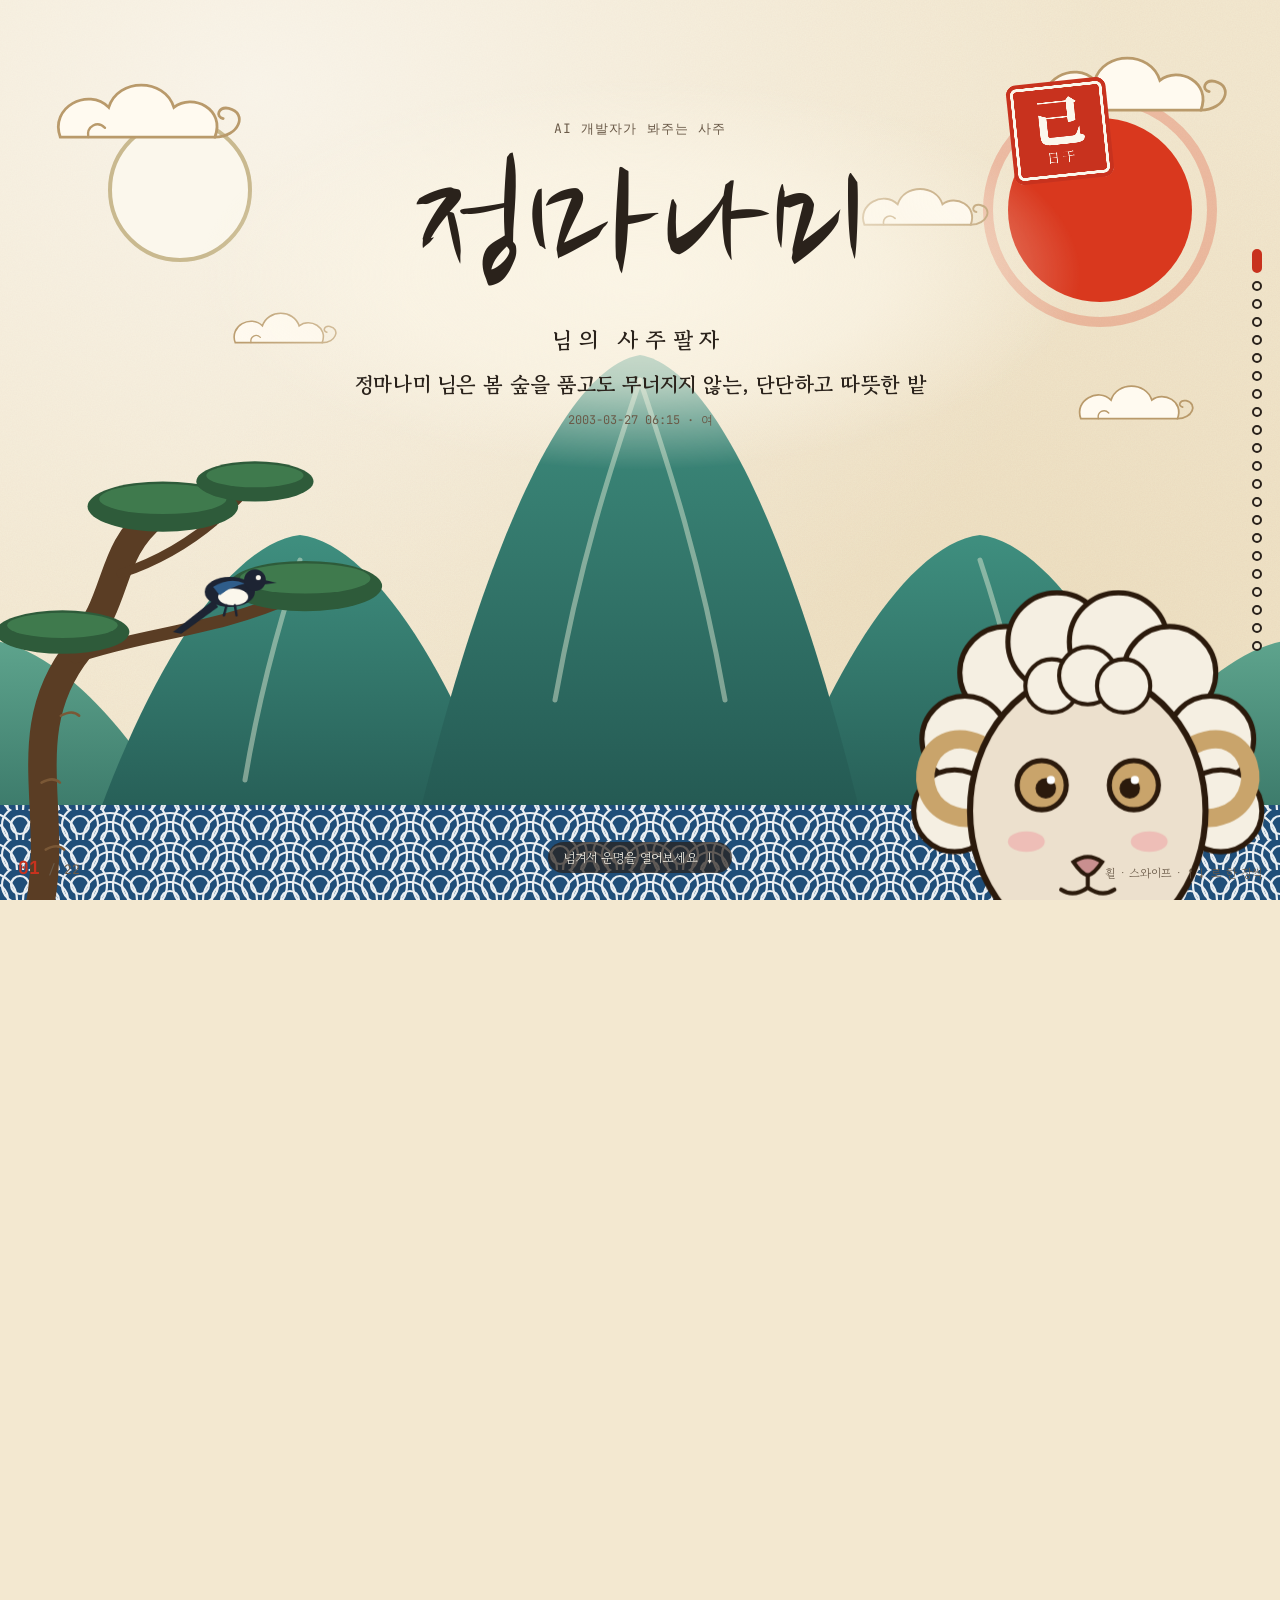
<file: docs/8fe1a6b4/index.html>
<!doctype html>
<html lang="ko">
<head>
<meta charset="utf-8">
<meta name="viewport" content="width=device-width, initial-scale=1">
<title>정마나미 님의 사주</title>
<meta name="description" content="정마나미 님은 봄 숲을 품고도 무너지지 않는, 단단하고 따뜻한 밭">
<meta property="og:title" content="정마나미 님의 사주">
<meta property="og:description" content="정마나미 님은 봄 숲을 품고도 무너지지 않는, 단단하고 따뜻한 밭">
<meta name="theme-color" content="#f3e8d0">
<meta name="robots" content="noindex, nofollow">
<link rel="preconnect" href="https://fonts.googleapis.com">
<link rel="preconnect" href="https://fonts.gstatic.com" crossorigin>
<link rel="stylesheet" href="https://fonts.googleapis.com/css2?family=Nanum+Brush+Script&family=Gowun+Batang:wght@400;700&family=Noto+Serif+KR:wght@500;900&family=JetBrains+Mono:wght@400;600&display=swap">
<link rel="stylesheet" href="../assets/style.css">
<script src="../assets/app.js" defer></script>
</head>
<body class="deck">
<div class="petals" aria-hidden="true"></div>
<main class="track"><section class="slide hero" data-nav="표지">
  <div class="layers"><svg class="scene" viewBox="0 0 1600 900" preserveAspectRatio="xMidYMax slice" aria-hidden="true">
  <defs>
    <linearGradient id="g-peak" x1="0" y1="0" x2="0" y2="1">
      <stop offset="0" stop-color="#3f8f7f"/><stop offset="1" stop-color="#1f4f4a"/>
    </linearGradient>
    <linearGradient id="g-peak2" x1="0" y1="0" x2="0" y2="1">
      <stop offset="0" stop-color="#5ea48d"/><stop offset="1" stop-color="#2b6559"/>
    </linearGradient>
    <pattern id="p-wave" width="60" height="30" patternUnits="userSpaceOnUse">
      <rect width="60" height="30" fill="#1f4e79"/>
      <g fill="none" stroke="#e9eef2" stroke-width="2.2">
        <circle cx="30" cy="30" r="27"/><circle cx="30" cy="30" r="18"/><circle cx="30" cy="30" r="9"/>
        <circle cx="0" cy="15" r="27"/><circle cx="0" cy="15" r="18"/><circle cx="0" cy="15" r="9"/>
        <circle cx="60" cy="15" r="27"/><circle cx="60" cy="15" r="18"/><circle cx="60" cy="15" r="9"/>
      </g>
    </pattern>
  </defs>

  <g class="sun"><circle cx="1260" cy="210" r="92" fill="#d9381e"/><circle cx="1260" cy="210" r="112" fill="none" stroke="#d9381e" stroke-opacity=".25" stroke-width="10"/></g>
  <g class="moon"><circle cx="340" cy="190" r="70" fill="#fbf7ec" stroke="#c9b98f" stroke-width="4"/></g>

  <g class="peaks">
    <path class="pk pk1" d="M-80 900 C -20 760 70 650 150 640 C 230 650 320 760 380 900 Z" fill="url(#g-peak2)"/>
    <path class="pk pk5" d="M1220 900 C 1280 760 1370 650 1450 640 C 1530 650 1620 760 1680 900 Z" fill="url(#g-peak2)"/>
    <path class="pk pk2" d="M230 900 C 290 700 380 545 460 535 C 540 545 630 700 690 900 Z" fill="url(#g-peak)"/>
    <path class="pk pk4" d="M910 900 C 970 700 1060 545 1140 535 C 1220 545 1310 700 1370 900 Z" fill="url(#g-peak)"/>
    <path class="pk pk3" d="M560 900 C 620 620 710 370 800 355 C 890 370 980 620 1040 900 Z" fill="url(#g-peak)"/>
    <g fill="none" stroke="#e8f0da" stroke-opacity=".45" stroke-width="5" stroke-linecap="round">
      <path class="pk pk3" d="M800 380 C 770 470 740 560 715 700"/><path class="pk pk3" d="M800 380 C 830 470 860 560 885 700"/>
      <path class="pk pk2" d="M460 560 C 440 620 420 690 405 780"/><path class="pk pk4" d="M1140 560 C 1160 620 1180 690 1195 780"/>
    </g>
  </g>

  <g class="waves"><rect x="-120" y="805" width="1840" height="100" fill="url(#p-wave)"/></g>
</svg><svg class="cloud c1" viewBox="-10 -30 220 90" aria-hidden="true">
  <path d="M0 40 C -12 8 30 -14 52 8 C 62 -24 112 -24 122 8 C 142 -8 178 10 166 40 Z" fill="#fffaf0" stroke="#b99a6b" stroke-width="3"/>
  <path d="M166 40 c 26 0 36 -26 15 -31 c -11 -2 -15 9 -6 11" fill="none" stroke="#b99a6b" stroke-width="3" stroke-linecap="round"/>
  <path d="M30 40 c -2 -12 10 -18 18 -10" fill="none" stroke="#b99a6b" stroke-width="2.5" stroke-linecap="round"/>
</svg><svg class="cloud c2" viewBox="-10 -30 220 90" aria-hidden="true">
  <path d="M0 40 C -12 8 30 -14 52 8 C 62 -24 112 -24 122 8 C 142 -8 178 10 166 40 Z" fill="#fffaf0" stroke="#b99a6b" stroke-width="3"/>
  <path d="M166 40 c 26 0 36 -26 15 -31 c -11 -2 -15 9 -6 11" fill="none" stroke="#b99a6b" stroke-width="3" stroke-linecap="round"/>
  <path d="M30 40 c -2 -12 10 -18 18 -10" fill="none" stroke="#b99a6b" stroke-width="2.5" stroke-linecap="round"/>
</svg><svg class="cloud c3" viewBox="-10 -30 220 90" aria-hidden="true">
  <path d="M0 40 C -12 8 30 -14 52 8 C 62 -24 112 -24 122 8 C 142 -8 178 10 166 40 Z" fill="#fffaf0" stroke="#b99a6b" stroke-width="3"/>
  <path d="M166 40 c 26 0 36 -26 15 -31 c -11 -2 -15 9 -6 11" fill="none" stroke="#b99a6b" stroke-width="3" stroke-linecap="round"/>
  <path d="M30 40 c -2 -12 10 -18 18 -10" fill="none" stroke="#b99a6b" stroke-width="2.5" stroke-linecap="round"/>
</svg><svg class="cloud c4" viewBox="-10 -30 220 90" aria-hidden="true">
  <path d="M0 40 C -12 8 30 -14 52 8 C 62 -24 112 -24 122 8 C 142 -8 178 10 166 40 Z" fill="#fffaf0" stroke="#b99a6b" stroke-width="3"/>
  <path d="M166 40 c 26 0 36 -26 15 -31 c -11 -2 -15 9 -6 11" fill="none" stroke="#b99a6b" stroke-width="3" stroke-linecap="round"/>
  <path d="M30 40 c -2 -12 10 -18 18 -10" fill="none" stroke="#b99a6b" stroke-width="2.5" stroke-linecap="round"/>
</svg><svg class="cloud c5" viewBox="-10 -30 220 90" aria-hidden="true">
  <path d="M0 40 C -12 8 30 -14 52 8 C 62 -24 112 -24 122 8 C 142 -8 178 10 166 40 Z" fill="#fffaf0" stroke="#b99a6b" stroke-width="3"/>
  <path d="M166 40 c 26 0 36 -26 15 -31 c -11 -2 -15 9 -6 11" fill="none" stroke="#b99a6b" stroke-width="3" stroke-linecap="round"/>
  <path d="M30 40 c -2 -12 10 -18 18 -10" fill="none" stroke="#b99a6b" stroke-width="2.5" stroke-linecap="round"/>
</svg><svg class="crane cr1" viewBox="-210 -170 380 210" aria-hidden="true">
  <g class="wing-far"><path d="M-10 0 C 0 50 50 85 110 95 C 80 60 60 30 30 5 Z" fill="#ece6d8" stroke="#3a3a3a" stroke-width="2"/></g>
  <path d="M58 6 L150 14 M58 10 L148 22" stroke="#3a3a3a" stroke-width="3" stroke-linecap="round"/>
  <ellipse cx="0" cy="0" rx="70" ry="22" fill="#fffdf7" stroke="#3a3a3a" stroke-width="2"/>
  <path d="M52 -6 Q 88 -2 74 16 Q 62 10 48 9 Z" fill="#1d1d1d"/>
  <path d="M-55 -8 C -90 -22 -112 -32 -150 -30" fill="none" stroke="#1d1d1d" stroke-width="10" stroke-linecap="round"/>
  <circle cx="-153" cy="-30" r="9" fill="#fffdf7" stroke="#3a3a3a" stroke-width="1.5"/>
  <circle cx="-154" cy="-36" r="5" fill="#d9381e"/>
  <path d="M-160 -30 L-204 -23 L-160 -25 Z" fill="#c9a44a"/>
  <g class="wing-near">
    <path d="M-25 -10 C -12 -90 58 -140 122 -152 C 92 -102 70 -60 38 -12 Z" fill="#fffdf7" stroke="#3a3a3a" stroke-width="2"/>
    <path d="M122 -152 C 104 -128 92 -110 82 -96 L 74 -84 C 90 -112 104 -134 122 -152 Z M82 -96 C 96 -104 110 -126 122 -152" fill="#1d1d1d" stroke="#1d1d1d" stroke-width="7" stroke-linejoin="round"/>
  </g>
</svg><svg class="crane cr2" viewBox="-210 -170 380 210" aria-hidden="true">
  <g class="wing-far"><path d="M-10 0 C 0 50 50 85 110 95 C 80 60 60 30 30 5 Z" fill="#ece6d8" stroke="#3a3a3a" stroke-width="2"/></g>
  <path d="M58 6 L150 14 M58 10 L148 22" stroke="#3a3a3a" stroke-width="3" stroke-linecap="round"/>
  <ellipse cx="0" cy="0" rx="70" ry="22" fill="#fffdf7" stroke="#3a3a3a" stroke-width="2"/>
  <path d="M52 -6 Q 88 -2 74 16 Q 62 10 48 9 Z" fill="#1d1d1d"/>
  <path d="M-55 -8 C -90 -22 -112 -32 -150 -30" fill="none" stroke="#1d1d1d" stroke-width="10" stroke-linecap="round"/>
  <circle cx="-153" cy="-30" r="9" fill="#fffdf7" stroke="#3a3a3a" stroke-width="1.5"/>
  <circle cx="-154" cy="-36" r="5" fill="#d9381e"/>
  <path d="M-160 -30 L-204 -23 L-160 -25 Z" fill="#c9a44a"/>
  <g class="wing-near">
    <path d="M-25 -10 C -12 -90 58 -140 122 -152 C 92 -102 70 -60 38 -12 Z" fill="#fffdf7" stroke="#3a3a3a" stroke-width="2"/>
    <path d="M122 -152 C 104 -128 92 -110 82 -96 L 74 -84 C 90 -112 104 -134 122 -152 Z M82 -96 C 96 -104 110 -126 122 -152" fill="#1d1d1d" stroke="#1d1d1d" stroke-width="7" stroke-linejoin="round"/>
  </g>
</svg><svg class="pine" viewBox="0 0 520 620" aria-hidden="true">
  <path d="M90 640 C 120 520 60 420 140 320 C 190 255 175 205 230 160" fill="none" stroke="#5a3d24" stroke-width="34" stroke-linecap="round"/>
  <path d="M135 330 C 220 300 300 300 400 255" fill="none" stroke="#5a3d24" stroke-width="15" stroke-linecap="round"/>
  <path d="M190 230 C 250 210 300 175 340 130" fill="none" stroke="#5a3d24" stroke-width="11" stroke-linecap="round"/>
  <g fill="none" stroke="#7a5836" stroke-width="3" stroke-linecap="round">
    <path d="M100 560 q 14 -8 22 0"/><path d="M95 480 q 14 -8 22 0"/><path d="M118 400 q 14 -8 22 0"/>
  </g>
  <g class="needles">
    <ellipse cx="410" cy="245" rx="92" ry="30" fill="#2e5b3a"/><ellipse cx="410" cy="236" rx="78" ry="18" fill="#3f7a4d"/>
    <ellipse cx="240" cy="150" rx="90" ry="30" fill="#2e5b3a"/><ellipse cx="240" cy="141" rx="76" ry="18" fill="#3f7a4d"/>
    <ellipse cx="350" cy="120" rx="70" ry="24" fill="#2e5b3a"/><ellipse cx="350" cy="113" rx="58" ry="14" fill="#3f7a4d"/>
    <ellipse cx="120" cy="300" rx="80" ry="26" fill="#2e5b3a"/><ellipse cx="120" cy="292" rx="66" ry="15" fill="#3f7a4d"/>
  </g>
  <g class="magpie">
    <path d="M300 262 L 252 300 L 262 302 L 306 270 Z" fill="#1d2433"/>
    <ellipse cx="320" cy="252" rx="30" ry="18" fill="#1d2433"/>
    <ellipse cx="324" cy="258" rx="18" ry="10" fill="#fbf7ec"/>
    <path d="M300 246 q 20 -12 38 -4 q -18 4 -30 14 Z" fill="#2f5d8a"/>
    <circle cx="350" cy="238" r="13" fill="#1d2433"/>
    <circle cx="354" cy="235" r="3" fill="#fbf7ec"/>
    <path d="M362 238 L 376 241 L 362 243 Z" fill="#1d2433"/>
    <path d="M316 268 l -3 12 M326 268 l 2 12" stroke="#1d2433" stroke-width="3" stroke-linecap="round"/>
  </g>
</svg><svg class="tiger animal-sheep" viewBox="0 0 400 380" aria-hidden="true"><g class="tiger-body">
  <g fill="#f5efe2" stroke="#2b1a0c" stroke-width="5">
    <circle cx="120" cy="105" r="45"/><circle cx="170" cy="75" r="48"/><circle cx="230" cy="75" r="48"/><circle cx="280" cy="105" r="45"/>
    <circle cx="80" cy="170" r="42"/><circle cx="320" cy="170" r="42"/><circle cx="70" cy="240" r="40"/><circle cx="330" cy="240" r="40"/>
  </g>
  <path d="M95 175 C 40 150 20 230 70 245 C 100 255 115 225 95 210" fill="none" stroke="#c9a46b" stroke-width="18" stroke-linecap="round"/>
  <path d="M305 175 C 360 150 380 230 330 245 C 300 255 285 225 305 210" fill="none" stroke="#c9a46b" stroke-width="18" stroke-linecap="round"/>
  <ellipse cx="200" cy="240" rx="115" ry="135" fill="#ece0cd" stroke="#2b1a0c" stroke-width="6"/>
  <g fill="#f5efe2" stroke="#2b1a0c" stroke-width="4"><circle cx="165" cy="118" r="26"/><circle cx="200" cy="108" r="28"/><circle cx="235" cy="118" r="26"/></g>
  <g class="eyes"><circle cx="155" cy="215" r="24" fill="#c9a46b" stroke="#2b1a0c" stroke-width="5"/><circle cx="245" cy="215" r="24" fill="#c9a46b" stroke="#2b1a0c" stroke-width="5"/><circle class="pupil" cx="159" cy="218" r="10" fill="#2b1a0c"/><circle class="pupil" cx="241" cy="218" r="10" fill="#2b1a0c"/><circle cx="164" cy="210" r="4" fill="#fff"/><circle cx="246" cy="210" r="4" fill="#fff"/></g>
  <path d="M186 290 Q200 280 214 290 Q206 302 200 303 Q194 302 186 290 Z" fill="#c98f8f" stroke="#2b1a0c" stroke-width="4"/>
  <path d="M200 303 v12 M200 315 q-14 10 -26 2 M200 315 q14 10 26 2" fill="none" stroke="#2b1a0c" stroke-width="4" stroke-linecap="round"/>
  <ellipse cx="140" cy="270" rx="18" ry="10" fill="#efb0ae" opacity=".7"/><ellipse cx="260" cy="270" rx="18" ry="10" fill="#efb0ae" opacity=".7"/>
</g></svg></div>
  <div class="hero-text">
    <p class="kicker">AI 개발자가 봐주는 사주</p>
    <h1 class="name"><span class="ink">정마나미</span><span class="name-sub">님의 사주팔자</span></h1>
    <p class="headline">정마나미 님은 봄 숲을 품고도 무너지지 않는, 단단하고 따뜻한 밭</p>
    <p class="meta">2003-03-27 06:15 · 여</p>
  </div>
  <div class="seal" aria-hidden="true"><span class="seal-char">己</span><span class="seal-sub">日干</span></div>
  <button class="scroll-hint" data-go="next">넘겨서 운명을 열어보세요<span>↓</span></button>
</section><section class="slide" data-anim="stamp" data-nav="명식">
  <span class="wm" aria-hidden="true">命</span>
  <div class="slide-inner"><header class="s-head a" style="--d:1">
  <span class="hj">命</span>
  <div><p class="s-num">01 · 명식</p><h2>명식 한눈에</h2>
  <p class="s-sub">어려운 건 이것만 알면 돼요</p></div>
</header><div class="pillars"><div class="pillar a" style="--d:2">
  <div class="plabel">시주</div>
  <div class="pgod">편인</div>
  <div class="char fire">丁</div>
  <div class="char wood">卯</div>
  <div class="pgod">편관</div>
</div><div class="pillar a me" style="--d:3">
  <div class="plabel">일주</div>
  <div class="pgod">나</div>
  <div class="char earth">己</div>
  <div class="char water">亥</div>
  <div class="pgod">정재</div>
</div><div class="pillar a" style="--d:4">
  <div class="plabel">월주</div>
  <div class="pgod">편관</div>
  <div class="char wood">乙</div>
  <div class="char wood">卯</div>
  <div class="pgod">편관</div>
</div><div class="pillar a" style="--d:5">
  <div class="plabel">년주</div>
  <div class="pgod">편재</div>
  <div class="char water">癸</div>
  <div class="char earth">未</div>
  <div class="pgod">비견</div>
</div></div><div class="el-chips a" style="--d:6"><span class="el-chip wood-bg">木 3</span><span class="el-chip fire-bg">火 1</span><span class="el-chip earth-bg">土 2</span><span class="el-chip metal-bg">金 0</span><span class="el-chip water-bg">水 2</span></div><p class="lead a" style="--d:7">주인공 글자는 己(기토). 봄 숲을 품은 기름진 밭이에요.</p><p class="para a" style="--d:8">봄(卯월)에 태어났고, 여덟 글자 중 나무(木)가 셋이에요. 게다가 亥·卯·未 세 글자가 모여 나무 기운이 하나로 뭉쳤어요(삼합). 밭에 나무가 빽빽하게 뿌리를 내린 모습이라, 내 편 점수는 2/10인 &#x27;신약&#x27;. 늘 무언가가 나를 누르고 시험하는 구조예요.</p><p class="para a" style="--d:9">그런데 시주에 丁火(촛불) 하나가 있어요. 나무가 불을 키우고, 불이 밭을 데워요. 압박이 클수록 그걸 공부와 실력으로 바꿔 버텨내는 &#x27;살인상생&#x27; 사주. 가장 필요한 기운(용신)은 火, 그다음은 土예요.</p><div class="evidence a" style="--d:10"><span class="ev-label">근거</span><span>일간 己(음土)</span><span>월지 卯 (봄 木)</span><span>亥卯未 삼합 木局</span><span>신약 2/10</span><span>시간 丁 편인</span><span>용신 火 · 희신 土</span></div></div>
</section><section class="slide" data-anim="slide" data-nav="지나온 길">
  <span class="wm" aria-hidden="true">往</span>
  <div class="slide-inner"><header class="s-head a" style="--d:1">
  <span class="hj">往</span>
  <div><p class="s-num">02 · 지나온 길</p><h2>지나온 길 ①</h2>
  <p class="s-sub">태어나서 13살까지</p></div>
</header><p class="lead a" style="--d:2">지금까지 이렇게 살아왔을 거예요. 맞는지 하나씩 맞춰 보세요.</p><ol class="timeline many" style="--rows:3"><li class="tl a" style="--d:3"><span class="tl-when">2003–2004 · 1~2세</span><div><h3>봄에 핀 아기</h3><p>잘 웃고 순한 아기였을 거예요. 2004년엔 어른들에게 유난히 예쁨을 받았을 거고요.</p></div></li><li class="tl a" style="--d:4"><span class="tl-when">2005 · 3세</span><div><h3>대운 丙辰 시작</h3><p>엄마나 가까운 어른의 보살핌을 듬뿍 받으며 자란 따뜻한 유년기. 이때의 사랑이 평생 버티는 힘이 돼요.</p></div></li><li class="tl a" style="--d:5"><span class="tl-when">2008 · 6세</span><div><h3>戊子 · 인기</h3><p>친구가 많고 활발했을 거예요. 어딜 가도 귀여움을 받는 아이.</p></div></li><li class="tl a" style="--d:6"><span class="tl-when">2010 · 8세</span><div><h3>庚寅 · 똑똑한 말대꾸</h3><p>학교생활을 시작하며 말이 부쩍 늘고 똑똑한 소리를 해서 어른들을 놀라게 했을 거예요.</p></div></li><li class="tl a" style="--d:7"><span class="tl-when">2013 · 11세</span><div><h3>癸巳 · 크게 흔들린 해</h3><p>마음의 자리(일지 亥)가 정면으로 부딪힌 해. 이사나 전학처럼 환경이 크게 바뀌었거나 집안에 변화가 있었을 가능성이 커요.</p></div></li><li class="tl a" style="--d:8"><span class="tl-when">2014 · 12세</span><div><h3>甲午 · 모범생</h3><p>반장이나 회장처럼 책임 있는 역할을 맡았거나, 선생님께 믿음을 산 해였을 거예요.</p></div></li></ol><div class="evidence a" style="--d:9"><span class="ev-label">근거</span><span>대운 丙辰 2005– (정인)</span><span>2008 子 도화</span><span>2010 寅–亥 육합</span><span>2013 巳–亥 충 · 巳 역마</span><span>2014 甲 정관</span></div></div>
</section><section class="slide" data-anim="flip" data-nav="지나온 길">
  <span class="wm" aria-hidden="true">往</span>
  <div class="slide-inner"><header class="s-head a" style="--d:1">
  <span class="hj">往</span>
  <div><p class="s-num">03 · 지나온 길</p><h2>지나온 길 ②</h2>
  <p class="s-sub">14살부터 지금까지</p></div>
</header><p class="lead a" style="--d:2">압박 속에서 공부로 버티며 단단해진 시간이에요.</p><ol class="timeline many" style="--rows:4"><li class="tl a" style="--d:3"><span class="tl-when">2015 · 13세</span><div><h3>대운 丁巳 시작</h3><p>용신 火가 들어온 10년. 공부 운이 좋았지만, 巳가 마음의 자리 亥와 부딪혀 10대 내내 이동과 변화가 잦았을 거예요.</p></div></li><li class="tl a" style="--d:4"><span class="tl-when">2016–17 · 14~15세</span><div><h3>丙申 · 丁酉</h3><p>공부가 잘 되고 재능이 드러난 시기. 잘하는 과목이나 좋아하는 분야를 처음 발견했을 거예요.</p></div></li><li class="tl a" style="--d:5"><span class="tl-when">2018 · 16세</span><div><h3>戊戌 · 친구와 경쟁</h3><p>친구 관계에서 비교와 경쟁이 심해졌을 거예요. 그만큼 &#x27;나도 할 수 있다&#x27;는 독립심이 생긴 해.</p></div></li><li class="tl a" style="--d:6"><span class="tl-when">2020 · 18세</span><div><h3>庚子 · 설렘과 입시</h3><p>입시 압박 속에서 하고 싶은 말이 많아지고, 마음이 크게 설렌 일이 있었을 거예요.</p></div></li><li class="tl a" style="--d:7"><span class="tl-when">2021 · 19세</span><div><h3>辛丑 · 새 출발</h3><p>대학 진학이나 새 환경으로 넘어가며 처음으로 자유를 맛본 해.</p></div></li><li class="tl a" style="--d:8"><span class="tl-when">2022 · 20세</span><div><h3>壬寅 · 진지한 인연</h3><p>寅이 마음의 자리 亥와 합한 해. 오래 기억에 남는 진지한 연애나 인연이 있었을 거예요. 첫 아르바이트 수입도 이 무렵.</p></div></li><li class="tl a" style="--d:9"><span class="tl-when">2024 · 22세</span><div><h3>甲辰 · 예민한 해</h3><p>진로 압박과 관계 고민이 겹쳐 예민해진 해. 생각이 많아 잠 못 드는 밤이 많았을 거예요.</p></div></li><li class="tl a" style="--d:10"><span class="tl-when">2025 · 23세</span><div><h3>대운 戊午 · 乙巳</h3><p>대운이 바뀌고 巳亥 충까지. 졸업, 취업, 이사, 이별처럼 삶의 틀이 크게 바뀐 해였을 거예요.</p></div></li></ol><div class="evidence a" style="--d:11"><span class="ev-label">근거</span><span>대운 丁巳 2015– (편인·정인)</span><span>2018 戊戌 겁재</span><span>2020 子 도화</span><span>2022 寅–亥 육합</span><span>2024 辰–亥 귀문</span><span>2025 巳–亥 충 · 대운 戊午</span></div></div>
</section><section class="slide" data-anim="rise" data-nav="성격">
  <span class="wm" aria-hidden="true">性</span>
  <div class="slide-inner"><header class="s-head a" style="--d:1">
  <span class="hj">性</span>
  <div><p class="s-num">04 · 성격</p><h2>어떤 사람인가</h2>
  <p class="s-sub">숲을 품은 밭 · 다정한 강단</p></div>
</header><p class="lead a" style="--d:2">부드럽고 다정한데, 위기가 오면 누구보다 침착하게 버티는 사람.</p><p class="para a" style="--d:3">己土는 씨앗을 받아 키워내는 밭이에요. 사람을 챙기고 돌보는 게 몸에 배어 있고, 누구에게나 편안한 사람이라는 말을 들어요. 대신 남의 일까지 내 일처럼 걱정하느라 정작 나를 돌보는 건 늘 뒤로 밀려요.</p><p class="para a" style="--d:4">주변을 둘러싼 나무 셋은 모두 편관(칠살), 나를 시험하는 강한 기운이에요. 그래서 어릴 때부터 압박과 책임을 많이 겪었고, 그만큼 위기 대처 능력이 뛰어나요. 남들이 당황할 때 오히려 차분해지는 타입.</p><p class="para a" style="--d:5">년주 未에 화개(華蓋)가 있어요. 예술, 종교, 철학 같은 깊은 세계에 끌리고, 혼자만의 시간에 마음을 정리해요.</p><div class="chips a" style="--d:6"><span>다정함</span><span>돌봄</span><span>인내</span><span>위기에 강함</span><span>걱정 많음</span><span>속 깊음</span></div><div class="evidence a" style="--d:7"><span class="ev-label">근거</span><span>일간 己 (밭)</span><span>편관 3 (乙·卯·卯)</span><span>亥卯未 木局</span><span>화개: 년지 未</span></div></div>
</section><section class="slide" data-anim="stamp" data-nav="겉과 속">
  <span class="wm" aria-hidden="true">面</span>
  <div class="slide-inner"><header class="s-head a" style="--d:1">
  <span class="hj">面</span>
  <div><p class="s-num">05 · 겉과 속</p><h2>남들이 보는 나 vs 진짜 나</h2>
  <p class="s-sub">월주는 사회의 얼굴, 일지는 속마음</p></div>
</header><div class="cards"><div class="card a" style="--d:2"><span class="badge">乙卯</span><h3>남들이 보는 나</h3><p>월주가 乙卯, 편관이 둘이에요. 밖에선 단호하고 강단 있는 사람, 맡은 일을 끝까지 책임지는 사람으로 보여요. 가끔은 &#x27;차가워 보인다&#x27;, &#x27;어려워 보인다&#x27;는 말도 들어요.</p></div><div class="card a" style="--d:3"><span class="badge">己亥</span><h3>진짜 나</h3><p>일주는 己亥, 물기 머금은 밭. 속은 따뜻하고 현실적이에요. 살림과 돈 관리에 밝고, 가까운 사람을 끝까지 챙겨요.</p></div><div class="card a" style="--d:4"><span class="badge">亥卯未</span><h3>그 사이의 간극</h3><p>마음의 자리 亥가 바깥의 卯와 삼합으로 묶여 있어요. 남들의 기대에 맞추느라 속마음을 잃기 쉬워요. &#x27;나는 뭘 원하지?&#x27;를 자주 물어야 하는 사주.</p></div></div><div class="evidence a" style="--d:5"><span class="ev-label">근거</span><span>월주 乙卯 (편관·편관)</span><span>일지 亥 (정재)</span><span>亥–卯 반합</span></div></div>
</section><section class="slide" data-anim="slide" data-nav="재능">
  <span class="wm" aria-hidden="true">才</span>
  <div class="slide-inner"><header class="s-head a" style="--d:1">
  <span class="hj">才</span>
  <div><p class="s-num">06 · 재능</p><h2>타고난 재능</h2>
  <p class="s-sub">다섯 개의 무기</p></div>
</header><div class="cards"><div class="card a" style="--d:2"><span class="badge">七殺</span><h3>위기 대처력</h3><p>압박 속에서 더 침착해져요. 응급한 상황, 사람이 몰리는 현장에서 진가가 드러나요.</p></div><div class="card a" style="--d:3"><span class="badge">己土</span><h3>사람을 키우는 힘</h3><p>밭은 무엇이든 자라게 해요. 가르치고, 돌보고, 회복시키는 일에 타고난 재능이 있어요.</p></div><div class="card a" style="--d:4"><span class="badge">殺印相生</span><h3>공부와 자격</h3><p>압박(관)을 공부(인)로 바꾸는 살인상생 구조. 시험, 자격증, 전문 지식에 강해요.</p></div><div class="card a" style="--d:5"><span class="badge">正財</span><h3>현실 감각</h3><p>마음의 자리에 정재. 알뜰하고 계획적이며, 돈과 살림을 맡기면 확실하게 지켜요.</p></div><div class="card a" style="--d:6"><span class="badge">華蓋</span><h3>깊은 감수성</h3><p>화개의 기운. 예술, 상담, 마음을 다루는 일에서 남다른 깊이가 나와요.</p></div></div><div class="evidence a" style="--d:7"><span class="ev-label">근거</span><span>편관 3</span><span>시주 丁卯 (편인·편관)</span><span>일지 亥 정재</span><span>화개 未</span></div></div>
</section><section class="slide" data-anim="flip" data-nav="약점">
  <span class="wm" aria-hidden="true">病</span>
  <div class="slide-inner"><header class="s-head a" style="--d:1">
  <span class="hj">病</span>
  <div><p class="s-num">07 · 약점</p><h2>조심할 점</h2>
  <p class="s-sub">알고 있으면 피할 수 있어요</p></div>
</header><div class="cards"><div class="card a" style="--d:2"><span class="badge">食傷 0</span><h3>할 말을 삼킴</h3><p>표현의 기운(식상)이 하나도 없어요. 서운해도 참고, 참다가 한 번에 터져요.</p></div><div class="card a" style="--d:3"><span class="badge">七殺×3</span><h3>압박을 혼자 짊어짐</h3><p>편관이 셋에 신약. 책임을 혼자 떠안고 스스로를 자꾸 몰아붙여요.</p></div><div class="card a" style="--d:4"><span class="badge">金 0</span><h3>마무리의 힘 부족</h3><p>金이 0이라 시작은 잘해도 결과물로 정리하는 마지막 단계에서 지쳐요.</p></div><div class="card a" style="--d:5"><span class="badge">己土</span><h3>남 걱정이 먼저</h3><p>밭은 남을 키우느라 정작 자기 양분이 마를 수 있어요. 나를 위한 시간을 일정에 넣으세요.</p></div></div><div class="evidence a" style="--d:6"><span class="ev-label">근거</span><span>식상 0</span><span>편관 3 · 신약 2/10</span><span>金 0</span></div></div>
</section><section class="slide" data-anim="rise" data-nav="일하는 법">
  <span class="wm" aria-hidden="true">工</span>
  <div class="slide-inner"><header class="s-head a" style="--d:1">
  <span class="hj">工</span>
  <div><p class="s-num">08 · 일하는 법</p><h2>일하는 방식</h2>
  <p class="s-sub">책임형 전문가</p></div>
</header><p class="lead a" style="--d:2">정해진 기준과 책임이 있을 때, 누구보다 믿음직하게 해내요.</p><p class="para a" style="--d:3">관성 3(책임과 규율), 인성(공부)이 그 힘을 받아 나에게 넘겨주는 구조예요. 자유롭게 벌이는 일보다, 전문 지식을 바탕으로 사람과 조직을 책임지는 일에서 가장 크게 인정받아요.</p><p class="para a" style="--d:4">팁: 혼자 다 떠안는 습관이 번아웃의 지름길이에요. 업무 범위를 미리 말로 정해 두고, 힘들면 &#x27;힘들다&#x27;고 말하는 연습을 하세요.</p><div class="chips a" style="--d:5"><span>책임감 ↑</span><span>신뢰 ↑</span><span>위기 대처 ↑</span><span>자기 주장 ↓</span><span>휴식 ↓</span></div><div class="evidence a" style="--d:6"><span class="ev-label">근거</span><span>관성 3</span><span>인성 (丁) · 살인상생</span><span>식상 0</span></div></div>
</section><section class="slide" data-anim="stamp" data-nav="직업">
  <span class="wm" aria-hidden="true">業</span>
  <div class="slide-inner"><header class="s-head a" style="--d:1">
  <span class="hj">業</span>
  <div><p class="s-num">09 · 직업</p><h2>잘 맞는 직업</h2>
  <p class="s-sub">적합도</p></div>
</header><p class="lead a" style="--d:2">핵심은 &#x27;전문 자격을 갖추고 사람을 돌보거나 지키는&#x27; 일.</p><div class="fit"><div class="fit-row a" style="--d:3"><span class="fit-label">의료 · 간호 · 약학 · 치료<small>칠살 + 인성, 위기 대처와 돌봄</small></span><span class="fit-track"><span class="fit-fill" style="--v:92%"></span></span><span class="fit-val">92%</span></div><div class="fit-row a" style="--d:4"><span class="fit-label">공무원 · 경찰 · 법 · 행정<small>편관 3, 규율과 책임</small></span><span class="fit-track"><span class="fit-fill" style="--v:88%"></span></span><span class="fit-val">88%</span></div><div class="fit-row a" style="--d:5"><span class="fit-label">상담 · 심리 · 교육<small>己土의 돌봄 + 화개의 깊이</small></span><span class="fit-track"><span class="fit-fill" style="--v:86%"></span></span><span class="fit-val">86%</span></div><div class="fit-row a" style="--d:6"><span class="fit-label">연구 · 전문 자격직<small>살인상생, 공부가 실력이 돼요</small></span><span class="fit-track"><span class="fit-fill" style="--v:82%"></span></span><span class="fit-val">82%</span></div><div class="fit-row a" style="--d:7"><span class="fit-label">인사 · 조직 관리<small>사람을 키우는 밭</small></span><span class="fit-track"><span class="fit-fill" style="--v:78%"></span></span><span class="fit-val">78%</span></div><div class="fit-row a" style="--d:8"><span class="fit-label">혼자 하는 사업<small>식상 0 · 신약, 40대 이후라면 가능</small></span><span class="fit-track"><span class="fit-fill" style="--v:45%"></span></span><span class="fit-val">45%</span></div></div><p class="para a" style="--d:9">20대엔 자격과 전문성을 쌓는 데 집중하세요. 그게 30대 이후 이 사주를 지켜주는 갑옷이 돼요.</p><div class="evidence a" style="--d:10"><span class="ev-label">근거</span><span>편관 3</span><span>편인 丁</span><span>화개 未</span><span>식상 0</span><span>대운 庚申·辛酉 2045–</span></div></div>
</section><section class="slide" data-anim="slide" data-nav="재물">
  <span class="wm" aria-hidden="true">財</span>
  <div class="slide-inner"><header class="s-head a" style="--d:1">
  <span class="hj">財</span>
  <div><p class="s-num">10 · 재물</p><h2>돈은 얼마나 벌까</h2>
  <p class="s-sub">재물 그릇 · 사주로 본 추정치예요</p></div>
</header><div class="stats"><div class="stat a" style="--d:2"><span class="st-label">재물 그릇</span><span class="st-value">안정적인 중산층 상단</span><span class="st-sub">순자산 10~20억이 상한선</span></div><div class="stat a" style="--d:3"><span class="st-label">기반을 세우는 시기</span><span class="st-value">2035–2044</span><span class="st-sub">33세 대운 己未 · 내 힘이 서는 10년</span></div><div class="stat a" style="--d:4"><span class="st-label">재물 피크</span><span class="st-value">2045–2054</span><span class="st-sub">43세 대운 庚申 · 전문성이 큰 수입으로</span></div></div><p class="para a" style="--d:5">마음의 자리에 정재가 있어 돈을 아끼고 지키는 감각이 좋아요. 다만 신약 사주라 20대엔 버는 것보다 나를 지키는 데 힘이 더 들어요.</p><p class="para a" style="--d:6">33세 己未 대운에 같은 土 기운이 두 번 들어오면서 비로소 돈을 감당할 힘이 생기고, 43세부터 20년간 재능이 결과로 바뀌는 식상 대운이 와요. 전문직 월급과 꾸준한 저축이 기본이고, 40대 이후 그 전문성으로 수입을 크게 키우는 구조예요.</p><div class="evidence a" style="--d:7"><span class="ev-label">근거</span><span>일지 亥 정재 · 년간 癸 편재</span><span>신약 2/10</span><span>대운 己未 · 庚申 · 辛酉</span></div></div>
</section><section class="slide" data-anim="flip" data-nav="연애">
  <span class="wm" aria-hidden="true">愛</span>
  <div class="slide-inner"><header class="s-head a" style="--d:1">
  <span class="hj">愛</span>
  <div><p class="s-num">11 · 연애</p><h2>연애 스타일</h2>
  <p class="s-sub">헌신하는 밭, 끌리는 건 강한 사람</p></div>
</header><p class="lead a" style="--d:2">한 번 마음을 주면 끝까지 챙겨주는 사람. 문제는 너무 참는다는 것.</p><p class="para a" style="--d:3">여자 사주에서 연인과 남편은 관성이에요. 그런데 관성이 전부 편관(칠살)이고 셋이나 돼요. 카리스마 있고 강하게 리드하는 사람, 나이 차가 있는 사람에게 끌리기 쉬워요. 인기도 많아요.</p><p class="para a" style="--d:4">주의할 점: 강한 사람에게 끌리다 보니 나를 휘두르는 사람을 만나 상처받을 수 있어요. 표현의 기운이 없어 서운해도 말을 안 하고 참다가 한 번에 끝내는 패턴도 조심하세요.</p><p class="para a" style="--d:5">좋은 연애의 조건: 내 얘기를 끝까지 들어주는 사람. 말을 끌어내 주는 상대를 만나면 이 사주는 가장 행복해져요.</p><div class="evidence a" style="--d:6"><span class="ev-label">근거</span><span>관성 3 (모두 편관)</span><span>정관 0</span><span>식상 0</span><span>일간 己</span></div></div>
</section><section class="slide" data-anim="rise" data-nav="결혼">
  <span class="wm" aria-hidden="true">緣</span>
  <div class="slide-inner"><header class="s-head a" style="--d:1">
  <span class="hj">緣</span>
  <div><p class="s-num">12 · 결혼</p><h2>결혼과 배우자</h2>
  <p class="s-sub">결혼 시기</p></div>
</header><p class="lead a" style="--d:2">20대엔 연애로 배우고, 결혼은 2032~2034년(30~32세)이 가장 유력해요.</p><p class="para a" style="--d:3">배우자상: 마음의 자리 亥가 남편 기운(木)과 삼합으로 묶여 있어 배우자 인연 자체는 강해요. 책임감 있고 듬직하며 현실 감각이 좋은 사람. 결혼 후 살림과 돈 관리는 정마나미 님이 맡게 돼요.</p><ol class="timeline"><li class="tl a now" style="--d:4"><span class="tl-when">2026 · 24세</span><div><h3>丙午 · 나를 세우는 해<span class="now-badge">지금</span></h3><p>연애보다 공부와 자리 잡기가 먼저인 해. 여기서 단단해져야 좋은 인연이 와요.</p></div></li><li class="tl a" style="--d:5"><span class="tl-when">2027–28 · 25~26세</span><div><h3>丁未 · 戊申</h3><p>편한 친구 같은 인연이 생기지만 아직은 탐색기.</p></div></li><li class="tl a" style="--d:6"><span class="tl-when">2032 · 30세</span><div><h3>壬子 · 만남</h3><p>子가 이 사주의 도화예요. 결혼할 사람을 만날 확률이 가장 높은 해.</p></div></li><li class="tl a" style="--d:7"><span class="tl-when">2034 · 32세</span><div><h3>甲寅 · 결혼</h3><p>남편 별 정관 甲이 처음으로 뜨고, 寅이 마음의 자리 亥와 육합. 결혼 1순위 해.</p></div></li><li class="tl a" style="--d:8"><span class="tl-when">2035 · 33세</span><div><h3>乙卯 · 다음 창</h3><p>2034년을 넘기면 다음 해가 두 번째 기회예요.</p></div></li></ol><div class="evidence a" style="--d:9"><span class="ev-label">근거</span><span>일지 亥 · 亥卯未 삼합</span><span>2032 子 도화</span><span>2034 甲 정관 · 寅–亥 육합</span><span>정관 0</span></div></div>
</section><section class="slide" data-anim="stamp" data-nav="자녀">
  <span class="wm" aria-hidden="true">子</span>
  <div class="slide-inner"><header class="s-head a" style="--d:1">
  <span class="hj">子</span>
  <div><p class="s-num">13 · 자녀</p><h2>자녀운</h2>
  <p class="s-sub">몇 명, 언제</p></div>
</header><div class="stats"><div class="stat a" style="--d:2"><span class="st-label">자녀 수</span><span class="st-value">1명</span><span class="st-sub">2명이면 터울이 커요</span></div><div class="stat a" style="--d:3"><span class="st-label">첫째</span><span class="st-value">2040년 전후</span><span class="st-sub">38세 · 庚申년 상관</span></div><div class="stat a" style="--d:4"><span class="st-label">성별</span><span class="st-value">아들</span><span class="st-sub">상관(아들)의 해</span></div></div><p class="para a" style="--d:5">여자 사주에서 자녀는 식상(金)인데, 원국에도 숨은 글자에도 0개예요. 그래서 자녀 인연은 늦게, 귀하게 와요.</p><p class="para a" style="--d:6">金이 연달아 들어오는 2040 庚申, 2041 辛酉, 그리고 43세부터의 庚申 대운이 자녀 창이에요. 늦게 온 만큼 아이가 이 사주의 막힌 표현을 열어주는 복덩이가 돼요.</p><p class="para a" style="--d:7">시주(자녀 자리)에 편인과 편관. 아이가 똑똑하고 강단 있으며, 공부 쪽으로 재능이 커요.</p><div class="evidence a" style="--d:8"><span class="ev-label">근거</span><span>식상 0 (지장간 포함)</span><span>2040 庚(상관) · 2041 辛(식신)</span><span>대운 庚申 2045–</span><span>시주 丁卯</span></div></div>
</section><section class="slide" data-anim="slide" data-nav="인연">
  <span class="wm" aria-hidden="true">友</span>
  <div class="slide-inner"><header class="s-head a" style="--d:1">
  <span class="hj">友</span>
  <div><p class="s-num">14 · 인연</p><h2>인간관계와 궁합</h2>
  <p class="s-sub">띠로 보는 궁합</p></div>
</header><div class="cards"><div class="card a" style="--d:2"><span class="badge">午 · 戌 · 寅</span><h3>찰떡 궁합</h3><p>말띠(午)는 용신 火이면서 년지 未와 합이라 최고의 궁합. 개띠(戌)는 희신 土로 든든한 내 편, 호랑이띠(寅)는 마음의 자리 亥와 육합이라 연인 궁합이 좋아요.</p></div><div class="card a" style="--d:3"><span class="badge">火</span><h3>귀인</h3><p>따뜻하고 말을 잘 들어주는 사람, 공부를 이끌어주는 선배와 선생님. 火 기운의 사람이 인생을 바꿔요.</p></div><div class="card a" style="--d:4"><span class="badge">巳 · 丑 · 酉</span><h3>부딪히는 인연</h3><p>뱀띠(巳)는 巳亥 충, 소띠(丑)는 丑未 충, 닭띠(酉)는 卯酉 충. 리듬이 달라 에너지 소모가 커요.</p></div><div class="card a" style="--d:5"><span class="badge">己土</span><h3>친구 관계</h3><p>누구와도 잘 지내지만 속을 다 보여주는 친구는 적어요. 고민을 털어놓을 친구 한 명을 꼭 곁에 두세요.</p></div></div><div class="evidence a" style="--d:6"><span class="ev-label">근거</span><span>용신 火 · 희신 土</span><span>일지 亥 · 년지 未</span><span>午–未 육합</span><span>寅–亥 육합</span><span>巳–亥 충</span><span>丑–未 충</span><span>卯–酉 충</span></div></div>
</section><section class="slide" data-anim="flip" data-nav="건강">
  <span class="wm" aria-hidden="true">身</span>
  <div class="slide-inner"><header class="s-head a" style="--d:1">
  <span class="hj">身</span>
  <div><p class="s-num">15 · 건강</p><h2>컨디션 관리</h2>
  <p class="s-sub">오행 전통 해석이에요. 의학적 진단이 아니에요</p></div>
</header><div class="cards"><div class="card a" style="--d:2"><span class="badge">木剋土</span><h3>위장 · 소화</h3><p>나무가 밭을 누르는 구조(木剋土)라 스트레스가 바로 위로 와요. 긴장하면 체하거나 입맛이 없어지는 타입.</p></div><div class="card a" style="--d:3"><span class="badge">金 0</span><h3>호흡기 · 피부</h3><p>金이 없어 환절기 감기, 건조한 피부를 조심하세요.</p></div><div class="card a" style="--d:4"><span class="badge">身弱</span><h3>체력 배터리</h3><p>신약 사주라 잠과 휴식이 최고의 약이에요. 밤샘 뒤엔 회복이 남보다 느려요.</p></div><div class="card a" style="--d:5"><span class="badge">食傷 0</span><h3>마음 건강</h3><p>참는 게 습관이라 쌓이면 몸이 먼저 신호를 보내요. 글로 쓰거나 털어놓는 습관이 꼭 필요해요.</p></div></div><div class="evidence a" style="--d:6"><span class="ev-label">근거</span><span>木3 · 土2</span><span>金 0</span><span>신약 2/10</span><span>식상 0</span></div></div>
</section><section class="slide" data-anim="rise" data-nav="대운">
  <span class="wm" aria-hidden="true">運</span>
  <div class="slide-inner"><header class="s-head a" style="--d:1">
  <span class="hj">運</span>
  <div><p class="s-num">16 · 대운</p><h2>인생 로드맵</h2>
  <p class="s-sub">10년 단위 대운 · 순행 · 3세 시작</p></div>
</header><ol class="timeline many" style="--rows:4"><li class="tl a" style="--d:2"><span class="tl-when">2005–2014</span><div><h3>丙辰 · 3세</h3><p>정인 · 겁재. 보살핌 속에 자란 따뜻한 유년기.</p></div></li><li class="tl a" style="--d:3"><span class="tl-when">2015–2024</span><div><h3>丁巳 · 13세</h3><p>편인 · 정인. 용신 火의 공부 운. 대신 이동과 변화가 잦았던 10대.</p></div></li><li class="tl a now" style="--d:4"><span class="tl-when">2025–2034</span><div><h3>戊午 · 23세<span class="now-badge">지금</span></h3><p>겁재 · 편인. 내 편과 공부가 함께 들어와 자리를 잡는 10년. 끝에 결혼.</p></div></li><li class="tl a" style="--d:5"><span class="tl-when">2035–2044</span><div><h3>己未 · 33세</h3><p>비견 · 비견. 드디어 내 힘이 서는 10년. 집, 커리어, 가정의 기반이 생겨요.</p></div></li><li class="tl a" style="--d:6"><span class="tl-when">2045–2054</span><div><h3>庚申 · 43세</h3><p>상관. 처음으로 표현의 기운이 들어와 전문성이 큰 수입과 이름이 돼요. 자녀의 시기.</p></div></li><li class="tl a" style="--d:7"><span class="tl-when">2055–2064</span><div><h3>辛酉 · 53세</h3><p>식신. 여유와 결실. 재능을 나누는 시기.</p></div></li><li class="tl a" style="--d:8"><span class="tl-when">2065–2074</span><div><h3>壬戌 · 63세</h3><p>정재 · 겁재. 모은 것을 지키고 정리하는 시기.</p></div></li><li class="tl a" style="--d:9"><span class="tl-when">2075–2084</span><div><h3>癸亥 · 73세</h3><p>편재 · 정재. 넉넉하고 편안한 노년.</p></div></li></ol><div class="evidence a" style="--d:10"><span class="ev-label">근거</span><span>순행 · 대운수 3</span><span>丁巳 · 戊午 = 용신 火</span><span>己未 = 희신 土</span><span>庚申 · 辛酉 = 식상</span></div></div>
</section><section class="slide" data-anim="stamp" data-nav="올해">
  <span class="wm" aria-hidden="true">年</span>
  <div class="slide-inner"><header class="s-head a" style="--d:1">
  <span class="hj">年</span>
  <div><p class="s-num">17 · 올해</p><h2>올해와 내년</h2>
  <p class="s-sub">2026 · 2027 · 2028</p></div>
</header><div class="cards"><div class="card a" style="--d:2"><span class="badge">용신</span><h3>2026 丙午 · 나를 세우는 해</h3><p>용신 火가 하늘과 땅에 모두 들어와요. 시험, 자격, 좋은 멘토 운이 가장 좋은 해. 남은 두 달, 미뤄 둔 공부나 자격 준비를 시작하세요.</p></div><div class="card a" style="--d:3"><span class="badge">책임</span><h3>2027 丁未 · 책임이 커지는 해</h3><p>亥卯未 삼합이 한 번 더 뭉쳐 일과 책임이 커져요. 부서나 역할이 바뀔 수 있어요. 같은 편 동료가 생겨 버틸 만해요.</p></div><div class="card a" style="--d:4"><span class="badge">상관</span><h3>2028 戊申 · 처음 목소리 내는 해</h3><p>처음으로 표현의 기운이 들어와요. 하고 싶은 말을 하고, 이직이나 독립을 결심할 수 있어요. 돈 지출은 조심.</p></div></div><div class="evidence a" style="--d:5"><span class="ev-label">근거</span><span>2026 丙午: 정인·편인</span><span>2027 未: 亥卯未 삼합</span><span>2028 申: 상관</span></div></div>
</section><section class="slide" data-anim="slide" data-nav="개운법">
  <span class="wm" aria-hidden="true">福</span>
  <div class="slide-inner"><header class="s-head a" style="--d:1">
  <span class="hj">福</span>
  <div><p class="s-num">18 · 개운법</p><h2>운을 여는 법</h2>
  <p class="s-sub">용신 火(화) · 희신 土(토)</p></div>
</header><div class="stats"><div class="stat a" style="--d:2"><span class="st-label">행운의 색</span><span class="st-value">빨강 · 주황</span><span class="st-sub">베이지·노랑도 좋아요</span></div><div class="stat a" style="--d:3"><span class="st-label">방향</span><span class="st-value">남쪽</span><span class="st-sub">남향 자리</span></div><div class="stat a" style="--d:4"><span class="st-label">숫자</span><span class="st-value">2 · 7</span><span class="st-sub">火의 수</span></div><div class="stat a" style="--d:5"><span class="st-label">계절</span><span class="st-value">여름</span><span class="st-sub">큰 시작은 5~7월에</span></div></div><div class="cards"><div class="card a" style="--d:6"><span class="badge">火</span><h3>압박은 공부로 바꾸기</h3><p>힘든 일이 오면 그걸 배울 거리로 바꾸세요. 이 사주는 공부할수록 압박이 실력이 돼요.</p></div><div class="card a" style="--d:7"><span class="badge">食傷</span><h3>하루 한 번 말하기</h3><p>참지 말고 하루에 한 번은 내 마음을 말이나 글로 꺼내세요. 막힌 표현이 열리면 운도 열려요.</p></div><div class="card a" style="--d:8"><span class="badge">火</span><h3>따뜻한 곳에 있기</h3><p>햇볕 드는 자리, 따뜻한 음식과 차. 몸을 데우는 게 곧 火를 채우는 일이에요.</p></div><div class="card a" style="--d:9"><span class="badge">土</span><h3>내 편 만들기</h3><p>같은 편이 되어 줄 동료와 친구. 土 기운의 듬직한 사람이 곁에 있으면 버티는 힘이 두 배가 돼요.</p></div></div><div class="evidence a" style="--d:10"><span class="ev-label">근거</span><span>용신 火 · 희신 土</span><span>기신 木 (관살)</span><span>식상 0</span></div></div>
</section><section class="slide" data-anim="flip" data-nav="앞으로">
  <span class="wm" aria-hidden="true">來</span>
  <div class="slide-inner"><header class="s-head a" style="--d:1">
  <span class="hj">來</span>
  <div><p class="s-num">19 · 앞으로</p><h2>앞으로 어떻게 살까</h2>
  <p class="s-sub">시기별 숙제</p></div>
</header><p class="lead a" style="--d:2">압박을 피하지 말고 실력으로 바꾸고, 참지 말고 꺼내 말하기. 이 두 가지가 평생의 숙제예요.</p><div class="cards"><div class="card a" style="--d:3"><span class="badge">戊午</span><h3>2026–2029 · 자격과 자리</h3><p>공부와 자격으로 나만의 무기를 만드는 시기. 2026년이 그 출발점이에요.</p></div><div class="card a" style="--d:4"><span class="badge">壬子→甲寅</span><h3>2030–2034 · 사랑과 결혼</h3><p>20대의 연애에서 배운 걸 바탕으로 평생의 짝을 만나요. 2034년이 결혼 1순위.</p></div><div class="card a" style="--d:5"><span class="badge">己未</span><h3>2035–2044 · 내 힘이 서는 10년</h3><p>집과 커리어, 가정의 기반이 생겨요. 더 이상 남에게 휘둘리지 않는 시기.</p></div><div class="card a" style="--d:6"><span class="badge">庚申 · 辛酉</span><h3>2045– · 꽃피는 후반전</h3><p>표현의 기운이 들어와 전문성이 이름과 수입이 되고, 늦게 온 아이가 복덩이가 돼요.</p></div><div class="card a" style="--d:7"><span class="badge">己土</span><h3>평생 원칙</h3><p>나를 먼저 돌볼 것. 밭이 메마르면 아무것도 키울 수 없어요.</p></div></div><div class="evidence a" style="--d:8"><span class="ev-label">근거</span><span>용신 火</span><span>대운 戊午 · 己未 · 庚申</span><span>식상 0 · 신약 2/10</span></div></div>
</section><section class="slide" data-anim="rise" data-nav="근거">
  <span class="wm" aria-hidden="true">證</span>
  <div class="slide-inner"><header class="s-head a" style="--d:1">
  <span class="hj">證</span>
  <div><p class="s-num">20 · 근거</p><h2>이 풀이가 다른 이유</h2>
  <p class="s-sub">그냥 챗봇 사주와 무엇이 다른가</p></div>
</header><div class="cards"><div class="card a" style="--d:2"><span class="badge">曆</span><h3>만세력 직접 계산</h3><p>2003-03-27 06:15를 서울 지방시 05:43으로 보정하고, 태양 황경으로 경칩(3/6) 이후임을 확인해 乙卯월로 세웠어요. 시주는 보정 전후 모두 卯시라 흔들리지 않아요.</p></div><div class="card a" style="--d:3"><span class="badge">合</span><h3>세 글자가 모인 삼합</h3><p>亥 · 卯 · 未가 년·월·일·시에 흩어져 있지만 모이면 하나의 거대한 木局이 돼요. 이걸 놓치면 &#x27;나무가 셋&#x27;이고, 잡으면 &#x27;나를 누르는 숲&#x27;이 돼요.</p></div><div class="card a" style="--d:4"><span class="badge">用</span><h3>용신을 구조로 판단</h3><p>약한 사주라고 무조건 같은 기운을 쓰지 않았어요. 관살이 강한 신약이라 인성 火가 압박을 받아 나를 살리는 &#x27;살인상생&#x27;으로 읽었어요.</p></div><div class="card a" style="--d:5"><span class="badge">證</span><h3>모든 장에 근거</h3><p>각 장 아래 근거 칩에 해석이 나온 글자를 적었어요. 근거 없는 덕담은 넣지 않았어요.</p></div></div><div class="evidence a" style="--d:6"><span class="ev-label">근거</span><span>절입 경칩 2003-03-06</span><span>지방시 −32분</span><span>亥卯未 삼합</span><span>살인상생</span><span>화개 未</span></div></div>
</section><section class="slide closing" data-anim="rise" data-nav="끝">
  <span class="wm" aria-hidden="true">終</span>
  <div class="slide-inner">
    <p class="closing-text a" style="--d:1">압박을 견딘 밭에서 가장 좋은 열매가 자라요. 늦게, 그러나 가장 단단하게 꽃피울 사람이에요.</p>
    <p class="a" style="--d:2"><button class="btn" data-go="0">처음부터 다시 보기</button> <a class="btn ghost" href="star/">별자리로도 보기 ✦</a></p>
    <footer class="a" style="--d:3">
      <p>AI 개발자가 봐주는 사주 · 재미로 보는 해석이며 중요한 결정의 근거가 아닙니다.</p>
      <p><a href="../">← 처음으로</a></p>
    </footer>
  </div>
</section></main>
</body>
</html>
</file>
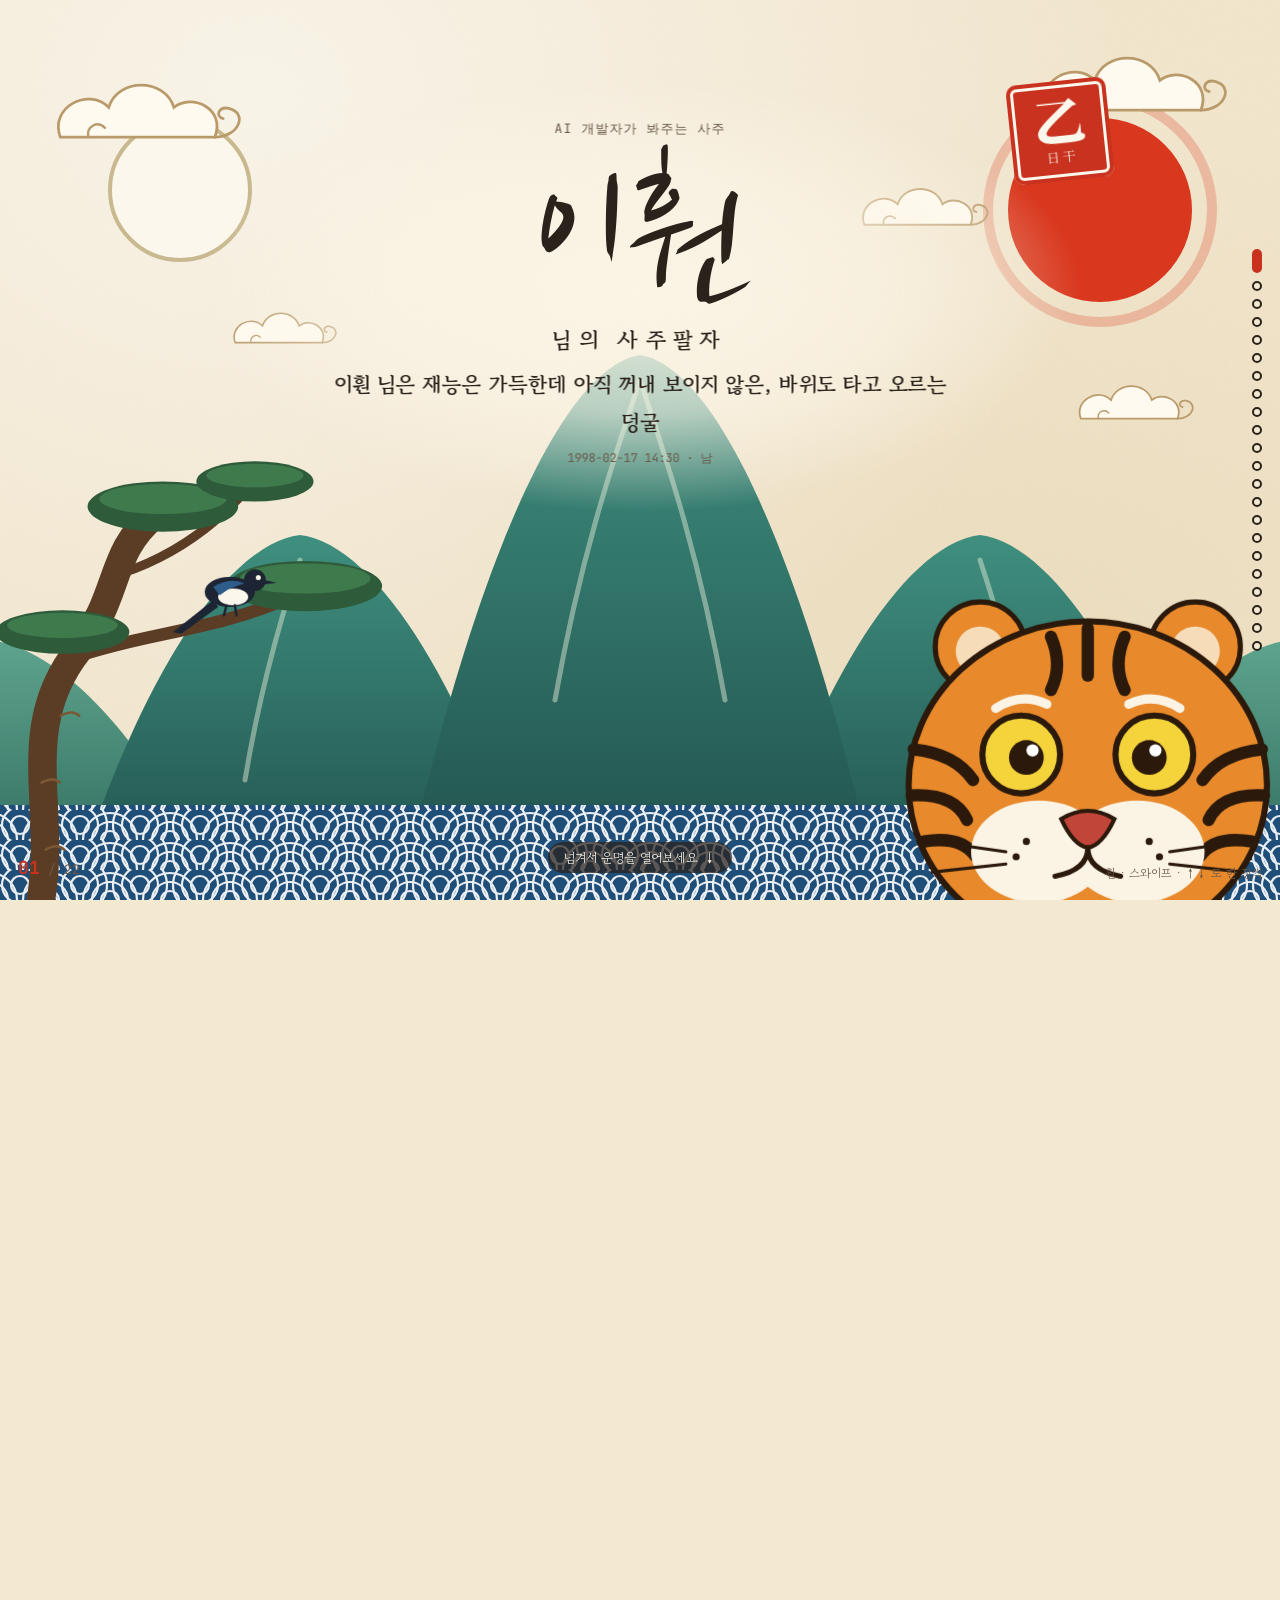
<file: docs/c7b5c968/index.html>
<!doctype html>
<html lang="ko">
<head>
<meta charset="utf-8">
<meta name="viewport" content="width=device-width, initial-scale=1">
<title>이훤 님의 사주</title>
<meta name="description" content="이훤 님은 재능은 가득한데 아직 꺼내 보이지 않은, 바위도 타고 오르는 덩굴">
<meta property="og:title" content="이훤 님의 사주">
<meta property="og:description" content="이훤 님은 재능은 가득한데 아직 꺼내 보이지 않은, 바위도 타고 오르는 덩굴">
<meta name="theme-color" content="#f3e8d0">
<meta name="robots" content="noindex, nofollow">
<link rel="preconnect" href="https://fonts.googleapis.com">
<link rel="preconnect" href="https://fonts.gstatic.com" crossorigin>
<link rel="stylesheet" href="https://fonts.googleapis.com/css2?family=Nanum+Brush+Script&family=Gowun+Batang:wght@400;700&family=Noto+Serif+KR:wght@500;900&family=JetBrains+Mono:wght@400;600&display=swap">
<link rel="stylesheet" href="../assets/style.css">
<script src="../assets/app.js" defer></script>
</head>
<body class="deck">
<div class="petals" aria-hidden="true"></div>
<main class="track"><section class="slide hero" data-nav="표지">
  <div class="layers"><svg class="scene" viewBox="0 0 1600 900" preserveAspectRatio="xMidYMax slice" aria-hidden="true">
  <defs>
    <linearGradient id="g-peak" x1="0" y1="0" x2="0" y2="1">
      <stop offset="0" stop-color="#3f8f7f"/><stop offset="1" stop-color="#1f4f4a"/>
    </linearGradient>
    <linearGradient id="g-peak2" x1="0" y1="0" x2="0" y2="1">
      <stop offset="0" stop-color="#5ea48d"/><stop offset="1" stop-color="#2b6559"/>
    </linearGradient>
    <pattern id="p-wave" width="60" height="30" patternUnits="userSpaceOnUse">
      <rect width="60" height="30" fill="#1f4e79"/>
      <g fill="none" stroke="#e9eef2" stroke-width="2.2">
        <circle cx="30" cy="30" r="27"/><circle cx="30" cy="30" r="18"/><circle cx="30" cy="30" r="9"/>
        <circle cx="0" cy="15" r="27"/><circle cx="0" cy="15" r="18"/><circle cx="0" cy="15" r="9"/>
        <circle cx="60" cy="15" r="27"/><circle cx="60" cy="15" r="18"/><circle cx="60" cy="15" r="9"/>
      </g>
    </pattern>
  </defs>

  <g class="sun"><circle cx="1260" cy="210" r="92" fill="#d9381e"/><circle cx="1260" cy="210" r="112" fill="none" stroke="#d9381e" stroke-opacity=".25" stroke-width="10"/></g>
  <g class="moon"><circle cx="340" cy="190" r="70" fill="#fbf7ec" stroke="#c9b98f" stroke-width="4"/></g>

  <g class="peaks">
    <path class="pk pk1" d="M-80 900 C -20 760 70 650 150 640 C 230 650 320 760 380 900 Z" fill="url(#g-peak2)"/>
    <path class="pk pk5" d="M1220 900 C 1280 760 1370 650 1450 640 C 1530 650 1620 760 1680 900 Z" fill="url(#g-peak2)"/>
    <path class="pk pk2" d="M230 900 C 290 700 380 545 460 535 C 540 545 630 700 690 900 Z" fill="url(#g-peak)"/>
    <path class="pk pk4" d="M910 900 C 970 700 1060 545 1140 535 C 1220 545 1310 700 1370 900 Z" fill="url(#g-peak)"/>
    <path class="pk pk3" d="M560 900 C 620 620 710 370 800 355 C 890 370 980 620 1040 900 Z" fill="url(#g-peak)"/>
    <g fill="none" stroke="#e8f0da" stroke-opacity=".45" stroke-width="5" stroke-linecap="round">
      <path class="pk pk3" d="M800 380 C 770 470 740 560 715 700"/><path class="pk pk3" d="M800 380 C 830 470 860 560 885 700"/>
      <path class="pk pk2" d="M460 560 C 440 620 420 690 405 780"/><path class="pk pk4" d="M1140 560 C 1160 620 1180 690 1195 780"/>
    </g>
  </g>

  <g class="waves"><rect x="-120" y="805" width="1840" height="100" fill="url(#p-wave)"/></g>
</svg><svg class="cloud c1" viewBox="-10 -30 220 90" aria-hidden="true">
  <path d="M0 40 C -12 8 30 -14 52 8 C 62 -24 112 -24 122 8 C 142 -8 178 10 166 40 Z" fill="#fffaf0" stroke="#b99a6b" stroke-width="3"/>
  <path d="M166 40 c 26 0 36 -26 15 -31 c -11 -2 -15 9 -6 11" fill="none" stroke="#b99a6b" stroke-width="3" stroke-linecap="round"/>
  <path d="M30 40 c -2 -12 10 -18 18 -10" fill="none" stroke="#b99a6b" stroke-width="2.5" stroke-linecap="round"/>
</svg><svg class="cloud c2" viewBox="-10 -30 220 90" aria-hidden="true">
  <path d="M0 40 C -12 8 30 -14 52 8 C 62 -24 112 -24 122 8 C 142 -8 178 10 166 40 Z" fill="#fffaf0" stroke="#b99a6b" stroke-width="3"/>
  <path d="M166 40 c 26 0 36 -26 15 -31 c -11 -2 -15 9 -6 11" fill="none" stroke="#b99a6b" stroke-width="3" stroke-linecap="round"/>
  <path d="M30 40 c -2 -12 10 -18 18 -10" fill="none" stroke="#b99a6b" stroke-width="2.5" stroke-linecap="round"/>
</svg><svg class="cloud c3" viewBox="-10 -30 220 90" aria-hidden="true">
  <path d="M0 40 C -12 8 30 -14 52 8 C 62 -24 112 -24 122 8 C 142 -8 178 10 166 40 Z" fill="#fffaf0" stroke="#b99a6b" stroke-width="3"/>
  <path d="M166 40 c 26 0 36 -26 15 -31 c -11 -2 -15 9 -6 11" fill="none" stroke="#b99a6b" stroke-width="3" stroke-linecap="round"/>
  <path d="M30 40 c -2 -12 10 -18 18 -10" fill="none" stroke="#b99a6b" stroke-width="2.5" stroke-linecap="round"/>
</svg><svg class="cloud c4" viewBox="-10 -30 220 90" aria-hidden="true">
  <path d="M0 40 C -12 8 30 -14 52 8 C 62 -24 112 -24 122 8 C 142 -8 178 10 166 40 Z" fill="#fffaf0" stroke="#b99a6b" stroke-width="3"/>
  <path d="M166 40 c 26 0 36 -26 15 -31 c -11 -2 -15 9 -6 11" fill="none" stroke="#b99a6b" stroke-width="3" stroke-linecap="round"/>
  <path d="M30 40 c -2 -12 10 -18 18 -10" fill="none" stroke="#b99a6b" stroke-width="2.5" stroke-linecap="round"/>
</svg><svg class="cloud c5" viewBox="-10 -30 220 90" aria-hidden="true">
  <path d="M0 40 C -12 8 30 -14 52 8 C 62 -24 112 -24 122 8 C 142 -8 178 10 166 40 Z" fill="#fffaf0" stroke="#b99a6b" stroke-width="3"/>
  <path d="M166 40 c 26 0 36 -26 15 -31 c -11 -2 -15 9 -6 11" fill="none" stroke="#b99a6b" stroke-width="3" stroke-linecap="round"/>
  <path d="M30 40 c -2 -12 10 -18 18 -10" fill="none" stroke="#b99a6b" stroke-width="2.5" stroke-linecap="round"/>
</svg><svg class="crane cr1" viewBox="-210 -170 380 210" aria-hidden="true">
  <g class="wing-far"><path d="M-10 0 C 0 50 50 85 110 95 C 80 60 60 30 30 5 Z" fill="#ece6d8" stroke="#3a3a3a" stroke-width="2"/></g>
  <path d="M58 6 L150 14 M58 10 L148 22" stroke="#3a3a3a" stroke-width="3" stroke-linecap="round"/>
  <ellipse cx="0" cy="0" rx="70" ry="22" fill="#fffdf7" stroke="#3a3a3a" stroke-width="2"/>
  <path d="M52 -6 Q 88 -2 74 16 Q 62 10 48 9 Z" fill="#1d1d1d"/>
  <path d="M-55 -8 C -90 -22 -112 -32 -150 -30" fill="none" stroke="#1d1d1d" stroke-width="10" stroke-linecap="round"/>
  <circle cx="-153" cy="-30" r="9" fill="#fffdf7" stroke="#3a3a3a" stroke-width="1.5"/>
  <circle cx="-154" cy="-36" r="5" fill="#d9381e"/>
  <path d="M-160 -30 L-204 -23 L-160 -25 Z" fill="#c9a44a"/>
  <g class="wing-near">
    <path d="M-25 -10 C -12 -90 58 -140 122 -152 C 92 -102 70 -60 38 -12 Z" fill="#fffdf7" stroke="#3a3a3a" stroke-width="2"/>
    <path d="M122 -152 C 104 -128 92 -110 82 -96 L 74 -84 C 90 -112 104 -134 122 -152 Z M82 -96 C 96 -104 110 -126 122 -152" fill="#1d1d1d" stroke="#1d1d1d" stroke-width="7" stroke-linejoin="round"/>
  </g>
</svg><svg class="crane cr2" viewBox="-210 -170 380 210" aria-hidden="true">
  <g class="wing-far"><path d="M-10 0 C 0 50 50 85 110 95 C 80 60 60 30 30 5 Z" fill="#ece6d8" stroke="#3a3a3a" stroke-width="2"/></g>
  <path d="M58 6 L150 14 M58 10 L148 22" stroke="#3a3a3a" stroke-width="3" stroke-linecap="round"/>
  <ellipse cx="0" cy="0" rx="70" ry="22" fill="#fffdf7" stroke="#3a3a3a" stroke-width="2"/>
  <path d="M52 -6 Q 88 -2 74 16 Q 62 10 48 9 Z" fill="#1d1d1d"/>
  <path d="M-55 -8 C -90 -22 -112 -32 -150 -30" fill="none" stroke="#1d1d1d" stroke-width="10" stroke-linecap="round"/>
  <circle cx="-153" cy="-30" r="9" fill="#fffdf7" stroke="#3a3a3a" stroke-width="1.5"/>
  <circle cx="-154" cy="-36" r="5" fill="#d9381e"/>
  <path d="M-160 -30 L-204 -23 L-160 -25 Z" fill="#c9a44a"/>
  <g class="wing-near">
    <path d="M-25 -10 C -12 -90 58 -140 122 -152 C 92 -102 70 -60 38 -12 Z" fill="#fffdf7" stroke="#3a3a3a" stroke-width="2"/>
    <path d="M122 -152 C 104 -128 92 -110 82 -96 L 74 -84 C 90 -112 104 -134 122 -152 Z M82 -96 C 96 -104 110 -126 122 -152" fill="#1d1d1d" stroke="#1d1d1d" stroke-width="7" stroke-linejoin="round"/>
  </g>
</svg><svg class="pine" viewBox="0 0 520 620" aria-hidden="true">
  <path d="M90 640 C 120 520 60 420 140 320 C 190 255 175 205 230 160" fill="none" stroke="#5a3d24" stroke-width="34" stroke-linecap="round"/>
  <path d="M135 330 C 220 300 300 300 400 255" fill="none" stroke="#5a3d24" stroke-width="15" stroke-linecap="round"/>
  <path d="M190 230 C 250 210 300 175 340 130" fill="none" stroke="#5a3d24" stroke-width="11" stroke-linecap="round"/>
  <g fill="none" stroke="#7a5836" stroke-width="3" stroke-linecap="round">
    <path d="M100 560 q 14 -8 22 0"/><path d="M95 480 q 14 -8 22 0"/><path d="M118 400 q 14 -8 22 0"/>
  </g>
  <g class="needles">
    <ellipse cx="410" cy="245" rx="92" ry="30" fill="#2e5b3a"/><ellipse cx="410" cy="236" rx="78" ry="18" fill="#3f7a4d"/>
    <ellipse cx="240" cy="150" rx="90" ry="30" fill="#2e5b3a"/><ellipse cx="240" cy="141" rx="76" ry="18" fill="#3f7a4d"/>
    <ellipse cx="350" cy="120" rx="70" ry="24" fill="#2e5b3a"/><ellipse cx="350" cy="113" rx="58" ry="14" fill="#3f7a4d"/>
    <ellipse cx="120" cy="300" rx="80" ry="26" fill="#2e5b3a"/><ellipse cx="120" cy="292" rx="66" ry="15" fill="#3f7a4d"/>
  </g>
  <g class="magpie">
    <path d="M300 262 L 252 300 L 262 302 L 306 270 Z" fill="#1d2433"/>
    <ellipse cx="320" cy="252" rx="30" ry="18" fill="#1d2433"/>
    <ellipse cx="324" cy="258" rx="18" ry="10" fill="#fbf7ec"/>
    <path d="M300 246 q 20 -12 38 -4 q -18 4 -30 14 Z" fill="#2f5d8a"/>
    <circle cx="350" cy="238" r="13" fill="#1d2433"/>
    <circle cx="354" cy="235" r="3" fill="#fbf7ec"/>
    <path d="M362 238 L 376 241 L 362 243 Z" fill="#1d2433"/>
    <path d="M316 268 l -3 12 M326 268 l 2 12" stroke="#1d2433" stroke-width="3" stroke-linecap="round"/>
  </g>
</svg><svg class="tiger" viewBox="0 0 400 380" aria-hidden="true">
  <g class="tiger-body">
    <circle cx="95" cy="80" r="44" fill="#e8892b" stroke="#2b1a0c" stroke-width="5"/>
    <circle cx="95" cy="84" r="24" fill="#f6dcb8"/>
    <circle cx="305" cy="80" r="44" fill="#e8892b" stroke="#2b1a0c" stroke-width="5"/>
    <circle cx="305" cy="84" r="24" fill="#f6dcb8"/>
    <ellipse cx="200" cy="215" rx="175" ry="160" fill="#e8892b" stroke="#2b1a0c" stroke-width="6"/>
    <g fill="none" stroke="#2b1a0c" stroke-width="12" stroke-linecap="round">
      <path d="M200 62 v 46"/><path d="M164 70 q 12 28 0 52"/><path d="M236 70 q -12 28 0 52"/>
      <path d="M30 180 q 40 4 58 30"/><path d="M28 225 q 42 -2 54 24"/><path d="M40 270 q 36 -6 50 14"/>
      <path d="M370 180 q -40 4 -58 30"/><path d="M372 225 q -42 -2 -54 24"/><path d="M360 270 q -36 -6 -50 14"/>
    </g>
    <ellipse cx="152" cy="280" rx="66" ry="50" fill="#fbf3e4"/>
    <ellipse cx="248" cy="280" rx="66" ry="50" fill="#fbf3e4"/>
    <g class="eyes">
      <circle cx="135" cy="185" r="38" fill="#f5d33a" stroke="#2b1a0c" stroke-width="6"/>
      <circle cx="265" cy="185" r="38" fill="#f5d33a" stroke="#2b1a0c" stroke-width="6"/>
      <circle class="pupil" cx="140" cy="188" r="17" fill="#2b1a0c"/>
      <circle class="pupil" cx="260" cy="188" r="17" fill="#2b1a0c"/>
      <circle cx="146" cy="181" r="6" fill="#fff"/><circle cx="266" cy="181" r="6" fill="#fff"/>
    </g>
    <path d="M110 140 q 25 -16 50 -4 M240 136 q 25 -12 50 4" fill="none" stroke="#fbf3e4" stroke-width="9" stroke-linecap="round"/>
    <path d="M174 248 Q 200 232 226 248 Q 214 274 200 276 Q 186 274 174 248 Z" fill="#c2453a" stroke="#2b1a0c" stroke-width="4"/>
    <path d="M200 276 q 0 22 -32 28 M200 276 q 0 22 32 28" fill="none" stroke="#2b1a0c" stroke-width="5" stroke-linecap="round"/>
    <g stroke="#2b1a0c" stroke-width="3" stroke-linecap="round">
      <path d="M120 280 l -70 -10"/><path d="M120 292 l -72 8"/><path d="M280 280 l 70 -10"/><path d="M280 292 l 72 8"/>
    </g>
    <g fill="#2b1a0c"><circle cx="140" cy="270" r="3.5"/><circle cx="130" cy="285" r="3.5"/><circle cx="260" cy="270" r="3.5"/><circle cx="270" cy="285" r="3.5"/></g>
  </g>
</svg></div>
  <div class="hero-text">
    <p class="kicker">AI 개발자가 봐주는 사주</p>
    <h1 class="name"><span class="ink">이훤</span><span class="name-sub">님의 사주팔자</span></h1>
    <p class="headline">이훤 님은 재능은 가득한데 아직 꺼내 보이지 않은, 바위도 타고 오르는 덩굴</p>
    <p class="meta">1998-02-17 14:30 · 남</p>
  </div>
  <div class="seal" aria-hidden="true"><span class="seal-char">乙</span><span class="seal-sub">日干</span></div>
  <button class="scroll-hint" data-go="next">넘겨서 운명을 열어보세요<span>↓</span></button>
</section><section class="slide" data-anim="stamp" data-nav="명식">
  <span class="wm" aria-hidden="true">命</span>
  <div class="slide-inner"><header class="s-head a" style="--d:1">
  <span class="hj">命</span>
  <div><p class="s-num">01 · 명식</p><h2>명식 한눈에</h2>
  <p class="s-sub">어려운 건 이것만 알면 돼요</p></div>
</header><div class="pillars"><div class="pillar a" style="--d:2">
  <div class="plabel">시주</div>
  <div class="pgod">편인</div>
  <div class="char water">癸</div>
  <div class="char earth">未</div>
  <div class="pgod">편재</div>
</div><div class="pillar a me" style="--d:3">
  <div class="plabel">일주</div>
  <div class="pgod">나</div>
  <div class="char wood">乙</div>
  <div class="char earth">未</div>
  <div class="pgod">편재</div>
</div><div class="pillar a" style="--d:4">
  <div class="plabel">월주</div>
  <div class="pgod">겁재</div>
  <div class="char wood">甲</div>
  <div class="char wood">寅</div>
  <div class="pgod">겁재</div>
</div><div class="pillar a" style="--d:5">
  <div class="plabel">년주</div>
  <div class="pgod">정재</div>
  <div class="char earth">戊</div>
  <div class="char wood">寅</div>
  <div class="pgod">겁재</div>
</div></div><div class="el-chips a" style="--d:6"><span class="el-chip wood-bg">木 4</span><span class="el-chip fire-bg">火 0</span><span class="el-chip earth-bg">土 3</span><span class="el-chip metal-bg">金 0</span><span class="el-chip water-bg">水 1</span></div><p class="lead a" style="--d:7">주인공 글자는 乙(을목). 바위도 타고 오르는 덩굴이에요.</p><p class="para a" style="--d:8">나무 기운(木)이 여덟 글자 중 넷, 내 편 점수 6/10으로 &#x27;신강&#x27;. 힘과 학습 에너지가 넘치는 사주예요.</p><p class="para a" style="--d:9">가장 필요한 글자(용신)는 火(불). 겉 글자엔 하나도 없지만 땅속(지장간)에 네 개가 숨어 있어요. 재능은 있는데 아직 안 꺼낸 상태라는 뜻이고, 이 풀이 전체를 관통하는 키워드예요.</p><div class="evidence a" style="--d:10"><span class="ev-label">근거</span><span>일간 乙(음木)</span><span>신강 6/10</span><span>木4 火0 土3 金0 水1</span><span>지장간 丙丁 ×4</span><span>용신 火</span></div></div>
</section><section class="slide" data-anim="slide" data-nav="지나온 길">
  <span class="wm" aria-hidden="true">往</span>
  <div class="slide-inner"><header class="s-head a" style="--d:1">
  <span class="hj">往</span>
  <div><p class="s-num">02 · 지나온 길</p><h2>지나온 길 ①</h2>
  <p class="s-sub">태어나서 13살까지</p></div>
</header><p class="lead a" style="--d:2">지금까지 이렇게 살아왔을 거예요. 맞는지 하나씩 맞춰 보세요.</p><ol class="timeline many" style="--rows:4"><li class="tl a" style="--d:3"><span class="tl-when">1998–2002 · 1~5세</span><div><h3>봄 호랑이 아기</h3><p>寅월 봄기운을 가득 안고 태어나 잘 먹고 잘 크는 아기였을 거예요. 순해 보여도 원하는 게 생기면 절대 안 물러서는 고집이 이때부터 있었어요. 2002년(5세)엔 집안이 특히 화목해서 사랑을 듬뿍 받았을 거예요.</p></div></li><li class="tl a" style="--d:4"><span class="tl-when">2003 · 6세</span><div><h3>대운 乙卯 시작</h3><p>또래와 어울리기 시작하면서 친구 영향을 크게 받았을 거예요. 지는 걸 정말 싫어해서 놀이에서도 끝까지 이기려 했을 거고요.</p></div></li><li class="tl a" style="--d:5"><span class="tl-when">2004 · 7세</span><div><h3>甲申 · 새 환경</h3><p>입학이나 이사처럼 생활 터전이 바뀌는 일이 있었을 가능성이 커요. 낯선 곳에 금방 적응하는 덩굴의 능력을 처음 보여준 해.</p></div></li><li class="tl a" style="--d:6"><span class="tl-when">2006 · 9세</span><div><h3>丙戌 · 첫 반항</h3><p>말대꾸가 늘고 &#x27;내가 할래&#x27;가 많아졌을 거예요. 집안 분위기에도 작은 변화가 있었을 수 있어요.</p></div></li><li class="tl a" style="--d:7"><span class="tl-when">2008 · 11세</span><div><h3>戊子 · 인기</h3><p>반에서 존재감이 커지고 친구들 사이에서 인기가 많았을 거예요.</p></div></li><li class="tl a" style="--d:8"><span class="tl-when">2009 · 12세</span><div><h3>己丑 · 크게 흔들린 해</h3><p>마음의 자리(일지)가 정면으로 부딪힌 해. 이사, 전학, 가정의 변화처럼 환경이 크게 바뀌었거나 혼자 속앓이를 많이 했을 가능성이 커요.</p></div></li><li class="tl a" style="--d:9"><span class="tl-when">2010 · 13세</span><div><h3>庚寅 · 첫 책임</h3><p>반장이나 부장처럼 처음으로 책임 있는 역할을 맡았거나, 친구와 경쟁이 붙었을 거예요.</p></div></li></ol><div class="evidence a" style="--d:10"><span class="ev-label">근거</span><span>대운 乙卯 2003–</span><span>2004 申 역마 · 寅申 충</span><span>2008 子 도화</span><span>2009 丑–未 충</span><span>2002 午–未 육합</span></div></div>
</section><section class="slide" data-anim="flip" data-nav="지나온 길">
  <span class="wm" aria-hidden="true">往</span>
  <div class="slide-inner"><header class="s-head a" style="--d:1">
  <span class="hj">往</span>
  <div><p class="s-num">03 · 지나온 길</p><h2>지나온 길 ②</h2>
  <p class="s-sub">14살부터 지금까지</p></div>
</header><p class="lead a" style="--d:2">본격적으로 내 길을 찾기 시작한 시간이에요.</p><ol class="timeline many" style="--rows:4"><li class="tl a" style="--d:3"><span class="tl-when">2011 · 14세</span><div><h3>辛卯 · 압박과 설렘</h3><p>중학생이 되며 공부 압박이 커진 동시에, 처음으로 누군가에게 마음이 설렌 해였을 거예요.</p></div></li><li class="tl a" style="--d:4"><span class="tl-when">2013 · 16세</span><div><h3>대운 丙辰 시작</h3><p>처음으로 火가 들어오면서 &#x27;나는 뭘 하고 싶지?&#x27;를 진지하게 고민하기 시작했어요. 학교나 환경이 바뀌는 이동도 있었을 거예요.</p></div></li><li class="tl a" style="--d:5"><span class="tl-when">2014 · 17세</span><div><h3>甲午 · 진짜 내 사람</h3><p>마음을 터놓는 친구나 첫 연애처럼 오래 기억에 남는 인연이 생겼을 거예요. 뭔가를 직접 만들어 보는 재미도 이때 알았을 거고요.</p></div></li><li class="tl a" style="--d:6"><span class="tl-when">2016–17 · 19~20세</span><div><h3>丙申 · 丁酉</h3><p>입시 결과와 함께 새로운 곳으로 크게 이동했을 거예요. 20세엔 규율이 엄격한 환경(군 생활 같은)에서 버티며 단단해졌을 가능성이 커요.</p></div></li><li class="tl a" style="--d:7"><span class="tl-when">2018 · 21세</span><div><h3>戊戌 · 연애와 돈</h3><p>연애가 깊어지거나 반대로 이별을 겪었을 거예요. 처음으로 내 손으로 돈을 벌어 본 경험도 이 무렵.</p></div></li><li class="tl a" style="--d:8"><span class="tl-when">2021 · 24세</span><div><h3>辛丑 · 진로의 흔들림</h3><p>마음의 자리가 다시 부딪힌 해. 진로나 관계에서 크게 흔들리며 마음고생을 했을 거예요. 이때의 고민이 지금 방향의 씨앗이에요.</p></div></li><li class="tl a" style="--d:9"><span class="tl-when">2023 · 26세</span><div><h3>대운 丁巳 시작</h3><p>드디어 용신 火의 10년이 시작됐어요. 만들고 보여주는 쪽으로 방향이 잡히기 시작했을 거예요.</p></div></li><li class="tl a" style="--d:10"><span class="tl-when">2025 · 28세</span><div><h3>乙巳 · 결심</h3><p>이직, 이사, 새 프로젝트처럼 &#x27;이제 움직여야겠다&#x27;는 결심을 한 해였을 거예요.</p></div></li></ol><div class="evidence a" style="--d:11"><span class="ev-label">근거</span><span>대운 丙辰 2013– · 丁巳 2023–</span><span>2014 午–未 육합</span><span>2016 申 역마</span><span>2017 酉 편관</span><span>2018 戌–未 형</span><span>2021 丑–未 충</span><span>2025 巳 역마</span></div></div>
</section><section class="slide" data-anim="rise" data-nav="성격">
  <span class="wm" aria-hidden="true">性</span>
  <div class="slide-inner"><header class="s-head a" style="--d:1">
  <span class="hj">性</span>
  <div><p class="s-num">04 · 성격</p><h2>어떤 사람인가</h2>
  <p class="s-sub">덩굴 한 줄기와 호랑이 두 마리</p></div>
</header><p class="lead a" style="--d:2">부드럽게 웃으며 맞춰주지만, 결국 자기가 정한 방향으로 끝까지 감아 올라가는 사람.</p><p class="para a" style="--d:3">乙木은 혼자 우뚝 서는 나무가 아니라 주변 구조물을 타고 오르는 덩굴이에요. 처음 보는 환경에서도 금방 길을 찾고, 누구와도 무난하게 어울려요. 그런데 이 사주엔 寅(호랑이) 두 마리와 甲(큰 나무)이 함께 있어요. 그래서 덩굴인데 뿌리가 아주 단단해요. 순해 보이지만 자존심과 고집은 상위 10%.</p><p class="para a" style="--d:4">일지와 시지에 화개(華蓋)가 둘. 혼자 깊게 파고드는 시간, 창작과 철학적 고민을 즐기는 기질이에요. 여기에 寅未 귀문이 네 쌍이나 겹쳐 직관이 날카롭고, 남들이 못 보는 걸 먼저 봐요. 대신 그만큼 예민해서 컨디션이 나쁠 땐 생각이 꼬리를 물어요.</p><div class="chips a" style="--d:5"><span>유연함</span><span>숨은 고집</span><span>날카로운 직관</span><span>몰입</span><span>예민함</span><span>실속</span></div><div class="evidence a" style="--d:6"><span class="ev-label">근거</span><span>일간 乙</span><span>년·월지 寅寅 (겁재)</span><span>월간 甲 (겁재)</span><span>화개: 일지·시지 未</span><span>寅–未 귀문 ×4</span></div></div>
</section><section class="slide" data-anim="stamp" data-nav="겉과 속">
  <span class="wm" aria-hidden="true">面</span>
  <div class="slide-inner"><header class="s-head a" style="--d:1">
  <span class="hj">面</span>
  <div><p class="s-num">05 · 겉과 속</p><h2>남들이 보는 나 vs 진짜 나</h2>
  <p class="s-sub">월주는 사회의 얼굴, 일지는 속마음</p></div>
</header><div class="cards"><div class="card a" style="--d:2"><span class="badge">甲寅</span><h3>남들이 보는 나</h3><p>월주가 甲寅, 큰 나무와 호랑이예요. 밖에선 &#x27;주관 뚜렷하고 일 잘하는 사람&#x27;, 조금은 센 사람으로 보여요. 처음 만난 사람은 이훤 님을 실제보다 훨씬 단단하고 독립적인 사람으로 기억해요.</p></div><div class="card a" style="--d:3"><span class="badge">乙未</span><h3>진짜 나</h3><p>일주는 乙未, 마른 여름 땅 위의 덩굴. 속은 생각보다 현실적이고 안정과 실속을 원해요. &#x27;이거 해서 뭐가 남지?&#x27;를 늘 계산하고, 사람에게 마음을 쉽게 다 주지 않아요.</p></div><div class="card a" style="--d:4"><span class="badge">귀문</span><h3>그 사이의 간극</h3><p>겉의 강함과 속의 섬세함 사이가 넓어요. 그래서 &#x27;생각보다 여리네&#x27;와 &#x27;의외로 계산적이네&#x27;를 둘 다 들어요. 둘 다 맞는 말이에요.</p></div></div><div class="evidence a" style="--d:5"><span class="ev-label">근거</span><span>월주 甲寅 (겁재·겁재)</span><span>일지 未 (편재)</span><span>寅–未 귀문</span></div></div>
</section><section class="slide" data-anim="slide" data-nav="재능">
  <span class="wm" aria-hidden="true">才</span>
  <div class="slide-inner"><header class="s-head a" style="--d:1">
  <span class="hj">才</span>
  <div><p class="s-num">06 · 재능</p><h2>타고난 재능</h2>
  <p class="s-sub">네 개의 무기</p></div>
</header><div class="cards"><div class="card a" style="--d:2"><span class="badge">木×4</span><h3>빠른 흡수력</h3><p>새로운 걸 배우면 남들보다 훨씬 빨리 익혀요. 배우는 속도가 가장 큰 무기예요.</p></div><div class="card a" style="--d:3"><span class="badge">財×3</span><h3>사업 감각</h3><p>기술 자체보다 &#x27;이게 누구한테 돈이 되나&#x27;를 먼저 봐요. 개발자 중에선 드문 실리 감각이에요.</p></div><div class="card a" style="--d:4"><span class="badge">丙丁</span><h3>숨은 표현력</h3><p>글, 디자인, 말로 보여주는 재능이 땅속에 묻혀 있어요. 꺼내기만 하면 가장 크게 터질 재능.</p></div><div class="card a" style="--d:5"><span class="badge">華蓋</span><h3>몰입과 통찰</h3><p>혼자 깊게 파는 시간에, 남들이 못 보는 연결고리를 찾아내요.</p></div></div><div class="evidence a" style="--d:6"><span class="ev-label">근거</span><span>木4</span><span>재성 3 (戊·未·未)</span><span>지장간 丙丁 ×4</span><span>화개 ×2</span></div></div>
</section><section class="slide" data-anim="flip" data-nav="약점">
  <span class="wm" aria-hidden="true">病</span>
  <div class="slide-inner"><header class="s-head a" style="--d:1">
  <span class="hj">病</span>
  <div><p class="s-num">07 · 약점</p><h2>조심할 버그</h2>
  <p class="s-sub">알고 있으면 피할 수 있어요</p></div>
</header><div class="cards"><div class="card a" style="--d:2"><span class="badge">火 0</span><h3>출구 없음</h3><p>머릿속에선 완성, 세상엔 미공개. 완벽해질 때까지 안 보여주다가 타이밍을 놓쳐요.</p></div><div class="card a" style="--d:3"><span class="badge">比劫×3</span><h3>군겁쟁재</h3><p>내 몫을 노리는 경쟁자 구조예요. 동업, 돈 빌려주기, 보증이 이 사주의 대표 리스크.</p></div><div class="card a" style="--d:4"><span class="badge">金 0</span><h3>제약 없음</h3><p>마감, 규칙, 상사가 없으면 늘어져요. 반대로 위에서 누르는 조직에선 숨 막혀 해요.</p></div><div class="card a" style="--d:5"><span class="badge">鬼門</span><h3>생각 과열</h3><p>새벽까지 이어지는 생각 루프. 큰 결정 전엔 &#x27;하루 재우기&#x27; 규칙이 필요해요.</p></div></div><div class="evidence a" style="--d:6"><span class="ev-label">근거</span><span>火0 · 金0</span><span>비겁 3 · 재성 3</span><span>관성 0</span><span>귀문 ×4</span></div></div>
</section><section class="slide" data-anim="rise" data-nav="일하는 법">
  <span class="wm" aria-hidden="true">工</span>
  <div class="slide-inner"><header class="s-head a" style="--d:1">
  <span class="hj">工</span>
  <div><p class="s-num">08 · 일하는 법</p><h2>일하는 방식</h2>
  <p class="s-sub">독립 개척형</p></div>
</header><p class="lead a" style="--d:2">혼자 끝까지 만들고, 직접 시장에 내놓을 때 가장 강해요.</p><p class="para a" style="--d:3">비겁(나와 같은 기운) 3, 재성(결과와 돈) 3, 관성(조직과 규칙) 0. 정해진 프로세스를 따르기보다 내가 오너인 프로젝트에서 성과가 폭발하는 구조예요. &#x27;시키는 일 잘하는 사람&#x27;보다 &#x27;맡기면 알아서 끝내는 사람&#x27;.</p><p class="para a" style="--d:4">협업 팁: 혼자 다 하려는 경향이 있으니 처음부터 공개 마감일을 잡고, 리뷰어 한 명을 정해 두세요. 사주에 없는 金(규칙)을 바깥에서 빌려오는 셈이에요.</p><div class="chips a" style="--d:5"><span>오너십 ↑</span><span>속도 ↑</span><span>실리 감각 ↑</span><span>프로세스 ↓</span><span>문서화 ↓</span></div><div class="evidence a" style="--d:6"><span class="ev-label">근거</span><span>비겁 3</span><span>재성 3</span><span>관성 0</span><span>용신 식상(火)</span></div></div>
</section><section class="slide" data-anim="stamp" data-nav="직업">
  <span class="wm" aria-hidden="true">業</span>
  <div class="slide-inner"><header class="s-head a" style="--d:1">
  <span class="hj">業</span>
  <div><p class="s-num">09 · 직업</p><h2>잘 맞는 직업</h2>
  <p class="s-sub">적합도</p></div>
</header><p class="lead a" style="--d:2">핵심은 &#x27;만들고, 보여주고, 파는&#x27; 일.</p><div class="fit"><div class="fit-row a" style="--d:3"><span class="fit-label">프로덕트 엔지니어 · 1인 SaaS<small>기술 + 사업 감각</small></span><span class="fit-track"><span class="fit-fill" style="--v:94%"></span></span><span class="fit-val">94%</span></div><div class="fit-row a" style="--d:4"><span class="fit-label">스타트업 창업 · 초기 멤버<small>오너십, 2033년 재물 대운</small></span><span class="fit-track"><span class="fit-fill" style="--v:90%"></span></span><span class="fit-val">90%</span></div><div class="fit-row a" style="--d:5"><span class="fit-label">테크 크리에이터<small>유튜브·블로그·강의 = 용신 火</small></span><span class="fit-track"><span class="fit-fill" style="--v:86%"></span></span><span class="fit-val">86%</span></div><div class="fit-row a" style="--d:6"><span class="fit-label">프론트엔드 · UX 엔지니어<small>乙木의 감각, 사용자 접점</small></span><span class="fit-track"><span class="fit-fill" style="--v:84%"></span></span><span class="fit-val">84%</span></div><div class="fit-row a" style="--d:7"><span class="fit-label">AI 에이전트 · 자동화 개발<small>빠른 흡수와 직관</small></span><span class="fit-track"><span class="fit-fill" style="--v:80%"></span></span><span class="fit-val">80%</span></div><div class="fit-row a" style="--d:8"><span class="fit-label">대기업 관리직 · 공무원<small>관성 0, 맞지 않는 옷</small></span><span class="fit-track"><span class="fit-fill" style="--v:42%"></span></span><span class="fit-val">42%</span></div></div><p class="para a" style="--d:9">개발만 하는 자리보다 개발과 시장 사이에 서는 자리에서 연봉이 가장 빠르게 올라요.</p><div class="evidence a" style="--d:10"><span class="ev-label">근거</span><span>재성 3</span><span>비겁 3</span><span>관성 0</span><span>용신 火(식상)</span></div></div>
</section><section class="slide" data-anim="slide" data-nav="재물">
  <span class="wm" aria-hidden="true">財</span>
  <div class="slide-inner"><header class="s-head a" style="--d:1">
  <span class="hj">財</span>
  <div><p class="s-num">10 · 재물</p><h2>돈은 얼마나 벌까</h2>
  <p class="s-sub">재물 그릇 · 사주로 본 추정치예요</p></div>
</header><div class="stats"><div class="stat a" style="--d:2"><span class="st-label">재물 그릇</span><span class="st-value">부자 그릇</span><span class="st-sub">순자산 30~50억이 상한선</span></div><div class="stat a" style="--d:3"><span class="st-label">인생 최대 재물 구간</span><span class="st-value">2033–2042</span><span class="st-sub">36세 대운 戊午 · 정재+식신</span></div><div class="stat a" style="--d:4"><span class="st-label">두 번째 파도</span><span class="st-value">2043–2052</span><span class="st-sub">46세 대운 己未 · 사업 확장</span></div></div><p class="para a" style="--d:5">신강한 몸에 재성이 셋. &#x27;돈을 감당할 체력이 있는 사주&#x27;(신강재왕)라 그릇 자체는 커요. 다만 돈의 출구인 식상(火)이 겉에 없어서 20대엔 돈이 잘 안 붙고, 30대 중반 火土 대운부터 본격적으로 돌기 시작해요.</p><p class="para a" style="--d:6">버는 방식은 월급보다 &#x27;내가 만든 것에서 나오는 돈&#x27;. 제품, 지분, 콘텐츠 수익이에요.</p><p class="para a" style="--d:7">주의: 비겁이 재성만큼 많아 돈이 사람을 통해 새요. 동업 계약, 돈 거래, 보증은 반드시 문서로.</p><div class="evidence a" style="--d:8"><span class="ev-label">근거</span><span>신강 6/10</span><span>재성 3</span><span>식상 0 (지장간 4)</span><span>대운 戊午 · 己未</span></div></div>
</section><section class="slide" data-anim="flip" data-nav="연애">
  <span class="wm" aria-hidden="true">愛</span>
  <div class="slide-inner"><header class="s-head a" style="--d:1">
  <span class="hj">愛</span>
  <div><p class="s-num">11 · 연애</p><h2>연애 스타일</h2>
  <p class="s-sub">늦게 열고, 오래 간다</p></div>
</header><p class="lead a" style="--d:2">다정하게 맞춰주는 것 같지만, 마음의 문은 늦게 열고 한 번 열면 오래 가는 타입.</p><p class="para a" style="--d:3">乙木은 기댈 곳을 찾는 덩굴이라 연애에서 상대에게 잘 맞춰줘요. 그런데 비겁이 강해 내 시간과 내 공간은 절대 양보 못 해요. &#x27;사귀어도 각자의 시간은 따로&#x27;가 이상적인 연애예요.</p><p class="para a" style="--d:4">끌리는 상대: 배우자 자리(일지)가 편재 未. 밝고 활동적이고 생활력 있는 사람, 현실 감각이 좋은 사람에게 끌려요. 카페에서 대화만 하는 데이트보다 같이 뭔가를 해보는 데이트에서 마음이 움직여요.</p><p class="para a" style="--d:5">약점은 표현이에요. 火(표현)가 겉에 없어 &#x27;좋아한다&#x27;는 말보다 행동, 선물, 문제 해결로 마음을 보여줘요. 상대가 서운해한다면 원인은 대부분 말이 부족해서예요.</p><p class="para a" style="--d:6">인기: 재성이 셋이라 이성 인연은 많은 편. 다만 비겁도 셋이라 &#x27;같은 사람을 좋아하는 친구&#x27;가 생기는 삼각 구도를 조심하세요.</p><div class="evidence a" style="--d:7"><span class="ev-label">근거</span><span>일간 乙</span><span>일지 未 (편재)</span><span>재성 3 · 비겁 3</span><span>火 0</span></div></div>
</section><section class="slide" data-anim="rise" data-nav="결혼">
  <span class="wm" aria-hidden="true">緣</span>
  <div class="slide-inner"><header class="s-head a" style="--d:1">
  <span class="hj">緣</span>
  <div><p class="s-num">12 · 결혼</p><h2>결혼과 배우자</h2>
  <p class="s-sub">결혼 시기</p></div>
</header><p class="lead a" style="--d:2">결혼 적기는 2026~2028년. 그중 2028년(31세)이 가장 유력해요.</p><p class="para a" style="--d:3">배우자상: 생활력 있고 활동적인 사람. 이훤 님보다 현실 감각이 좋아 살림과 경제를 함께 키워가는 파트너예요. 년간에 아내 별(정재 戊)이 있어 연상이거나, 집안이나 지인 소개로 만날 가능성도 있어요.</p><ol class="timeline"><li class="tl a now" style="--d:4"><span class="tl-when">2026 · 29세</span><div><h3>丙午 · 만남<span class="now-badge">지금</span></h3><p>午가 배우자 자리 未와 육합. 결혼할 사람을 만나거나 지금 인연이 깊어지는 해.</p></div></li><li class="tl a" style="--d:5"><span class="tl-when">2027 · 30세</span><div><h3>丁未 · 현실화</h3><p>배우자 자리와 같은 未가 한 번 더. 동거나 상견례처럼 관계가 현실이 되는 해.</p></div></li><li class="tl a" style="--d:6"><span class="tl-when">2028 · 31세</span><div><h3>戊申 · 결혼</h3><p>아내 별 정재 戊가 하늘에 뜨는 해. 결혼 확률이 가장 높아요.</p></div></li><li class="tl a" style="--d:7"><span class="tl-when">2030 · 33세</span><div><h3>庚戌 · 다음 창</h3><p>놓쳤다면 다음 기회. 단 未戌 형이라 갈등을 한 번 넘어야 성사돼요.</p></div></li></ol><div class="evidence a" style="--d:8"><span class="ev-label">근거</span><span>일지 未</span><span>2026 午未 육합</span><span>2028 戊 정재</span><span>년간 戊 정재</span><span>2030 戌–未 형</span></div></div>
</section><section class="slide" data-anim="stamp" data-nav="자녀">
  <span class="wm" aria-hidden="true">子</span>
  <div class="slide-inner"><header class="s-head a" style="--d:1">
  <span class="hj">子</span>
  <div><p class="s-num">13 · 자녀</p><h2>자녀운</h2>
  <p class="s-sub">몇 명, 언제</p></div>
</header><div class="stats"><div class="stat a" style="--d:2"><span class="st-label">자녀 수</span><span class="st-value">2명</span><span class="st-sub">1명일 확률도 높아요. 2명이 상한</span></div><div class="stat a" style="--d:3"><span class="st-label">첫째</span><span class="st-value">2030년 전후</span><span class="st-sub">33세 · 庚戌년 정관</span></div><div class="stat a" style="--d:4"><span class="st-label">구성</span><span class="st-value">딸 → 아들</span><span class="st-sub">정관(딸) 다음 편관(아들)</span></div></div><p class="para a" style="--d:5">남자 사주에서 자녀는 관성(金)인데 원국에 0개예요. 그래서 자녀 인연이 저절로 빨리 오진 않고, 결혼 후 운에서 金이 들어오는 해에 찾아와요. 2029 己酉, 2030 庚戌, 2031 辛亥가 연달아 金이 들어오는 &#x27;자녀 창&#x27;이에요.</p><p class="para a" style="--d:6">시주(자녀 자리)에 편인 癸와 편재 未. 아이가 독립적이고 머리가 좋으며 자기 세계가 뚜렷해요. 공부 잔소리보다 하고 싶은 걸 밀어줄 때 크게 자라요.</p><div class="evidence a" style="--d:7"><span class="ev-label">근거</span><span>관성 0</span><span>2029 酉 · 2030 庚(정관) · 2031 辛(편관)</span><span>시주 癸未 (편인·편재)</span></div></div>
</section><section class="slide" data-anim="slide" data-nav="인연">
  <span class="wm" aria-hidden="true">友</span>
  <div class="slide-inner"><header class="s-head a" style="--d:1">
  <span class="hj">友</span>
  <div><p class="s-num">14 · 인연</p><h2>인간관계와 궁합</h2>
  <p class="s-sub">띠로 보는 궁합</p></div>
</header><div class="cards"><div class="card a" style="--d:2"><span class="badge">午 · 亥</span><h3>찰떡 궁합</h3><p>말띠(午)는 일지 未와 육합, 년·월지 寅과 반합까지. 최고의 궁합이에요. 돼지띠(亥)는 寅亥합으로 든든한 내 편이 돼요.</p></div><div class="card a" style="--d:3"><span class="badge">火</span><h3>귀인</h3><p>火가 강한 사람. 밝고 표현을 잘하는 사람이 이훤 님의 막힌 출구를 열어줘요. 여름생이거나 丙·丁 일간인 사람.</p></div><div class="card a" style="--d:4"><span class="badge">申 · 丑</span><h3>부딪히는 인연</h3><p>원숭이띠(申)는 寅申충, 소띠(丑)는 丑未충. 나쁜 사람이라서가 아니라 리듬이 달라 에너지 소모가 커요.</p></div><div class="card a" style="--d:5"><span class="badge">比劫</span><h3>친구 관계</h3><p>비겁이 많아 친구는 많지만 돈이 얽히면 틀어져요. 친구와는 돈 거래 없이 오래 가는 게 정답이에요.</p></div></div><div class="evidence a" style="--d:6"><span class="ev-label">근거</span><span>일지 未</span><span>년·월지 寅</span><span>午未 육합</span><span>寅午 반합</span><span>寅亥 육합</span><span>寅申 충</span><span>丑未 충</span></div></div>
</section><section class="slide" data-anim="flip" data-nav="건강">
  <span class="wm" aria-hidden="true">身</span>
  <div class="slide-inner"><header class="s-head a" style="--d:1">
  <span class="hj">身</span>
  <div><p class="s-num">15 · 건강</p><h2>컨디션 관리</h2>
  <p class="s-sub">오행 전통 해석이에요. 의학적 진단이 아니에요</p></div>
</header><div class="cards"><div class="card a" style="--d:2"><span class="badge">木 과다</span><h3>목 · 어깨 · 눈</h3><p>木이 많은 사주는 근육 긴장과 눈 피로로 신호가 와요. 50분 코딩, 10분 스트레칭.</p></div><div class="card a" style="--d:3"><span class="badge">金 0</span><h3>호흡기 · 피부</h3><p>金이 없어 환절기 감기와 건조한 피부를 조심하세요. 특히 가을.</p></div><div class="card a" style="--d:4"><span class="badge">火 0</span><h3>수면 리듬</h3><p>생각이 많아 잠드는 데 오래 걸려요. 아침 햇빛 15분이 火를 채우는 가장 쉬운 방법이에요.</p></div><div class="card a" style="--d:5"><span class="badge">比劫</span><h3>번아웃 신호</h3><p>혼자 다 떠안을 때 와요. 1년에 한 번은 완전히 꺼두는 기간을 만드세요.</p></div></div><div class="evidence a" style="--d:6"><span class="ev-label">근거</span><span>木4</span><span>金0</span><span>火0</span><span>귀문 ×4</span></div></div>
</section><section class="slide" data-anim="rise" data-nav="대운">
  <span class="wm" aria-hidden="true">運</span>
  <div class="slide-inner"><header class="s-head a" style="--d:1">
  <span class="hj">運</span>
  <div><p class="s-num">16 · 대운</p><h2>인생 로드맵</h2>
  <p class="s-sub">10년 단위 대운 · 순행 · 6세 시작</p></div>
</header><ol class="timeline many" style="--rows:4"><li class="tl a" style="--d:2"><span class="tl-when">2003–2012</span><div><h3>乙卯 · 6세</h3><p>비견 대운. 또래 속 경쟁 속에서 자아가 단단해진 시기.</p></div></li><li class="tl a" style="--d:3"><span class="tl-when">2013–2022</span><div><h3>丙辰 · 16세</h3><p>처음으로 火가 들어온 시기. 진로를 틀고 내 길을 찾기 시작했어요.</p></div></li><li class="tl a now" style="--d:4"><span class="tl-when">2023–2032</span><div><h3>丁巳 · 26세<span class="now-badge">지금</span></h3><p>용신 火 대운. 만들고 보여주는 게 가장 잘 풀리는 황금기. 巳는 역마라 이직·이사·해외 이동이 많고, 寅巳 형이라 계약서는 꼼꼼히.</p></div></li><li class="tl a" style="--d:5"><span class="tl-when">2033–2042</span><div><h3>戊午 · 36세</h3><p>정재 + 식신. 실력이 돈으로 바뀌는 인생 최대 재물 구간.</p></div></li><li class="tl a" style="--d:6"><span class="tl-when">2043–2052</span><div><h3>己未 · 46세</h3><p>편재. 사업과 판이 커지는 시기. 동업 리스크도 같이 커져요.</p></div></li><li class="tl a" style="--d:7"><span class="tl-when">2053–2062</span><div><h3>庚申 · 56세</h3><p>정관. 처음으로 金이 들어와 명예와 직함, 공식적인 인정이 따라와요.</p></div></li><li class="tl a" style="--d:8"><span class="tl-when">2063–2072</span><div><h3>辛酉 · 66세</h3><p>편관. 책임이 무거워지지만 영향력도 최고조.</p></div></li><li class="tl a" style="--d:9"><span class="tl-when">2073–2082</span><div><h3>壬戌 · 76세</h3><p>인성. 경험을 가르치고 기록으로 남기는 시기.</p></div></li></ol><div class="evidence a" style="--d:10"><span class="ev-label">근거</span><span>순행 · 대운수 6</span><span>丁巳 = 용신 火</span><span>巳 = 역마 (일지 未 기준)</span><span>寅–巳 형</span></div></div>
</section><section class="slide" data-anim="stamp" data-nav="올해">
  <span class="wm" aria-hidden="true">年</span>
  <div class="slide-inner"><header class="s-head a" style="--d:1">
  <span class="hj">年</span>
  <div><p class="s-num">17 · 올해</p><h2>올해와 내년</h2>
  <p class="s-sub">2026 · 2027 · 2028</p></div>
</header><div class="cards"><div class="card a" style="--d:2"><span class="badge">인연 · 용신</span><h3>2026 丙午 · 폭발</h3><p>火가 한꺼번에 둘. 午가 원국의 寅 둘과 반합해 불이 크게 일어나고, 배우자 자리 未와 육합까지. 숨겨둔 프로젝트를 공개하고 이직·창업·연애 모두 &#x27;시작&#x27;하기 좋은 해예요. 남은 두 달, 출시든 고백이든 미루지 마세요.</p></div><div class="card a" style="--d:3"><span class="badge">재물</span><h3>2027 丁未 · 결실</h3><p>식신(만들기) + 편재(돈). 2026년에 연 걸 수익으로 연결하는 해. 未가 하나 더 와서 일과 집의 변화가 겹치니 계약 조건은 꼼꼼히.</p></div><div class="card a" style="--d:4"><span class="badge">인연 · 이동</span><h3>2028 戊申 · 결혼과 이동</h3><p>정재가 떠서 결혼과 큰 계약의 해. 申은 역마(년지 寅 기준)라 이사나 해외도 유력해요. 寅申 충이 있어 건강과 교통은 한 번 더 확인하세요.</p></div></div><div class="evidence a" style="--d:5"><span class="ev-label">근거</span><span>2026 午: 寅午 반합 · 午未 육합</span><span>2027 未: 식신·편재</span><span>2028 戊 정재 · 申 역마 · 寅申 충</span></div></div>
</section><section class="slide" data-anim="slide" data-nav="개운법">
  <span class="wm" aria-hidden="true">福</span>
  <div class="slide-inner"><header class="s-head a" style="--d:1">
  <span class="hj">福</span>
  <div><p class="s-num">18 · 개운법</p><h2>운을 여는 법</h2>
  <p class="s-sub">용신 火(화)</p></div>
</header><div class="stats"><div class="stat a" style="--d:2"><span class="st-label">행운의 색</span><span class="st-value">빨강 · 주황</span><span class="st-sub">보라도 좋아요</span></div><div class="stat a" style="--d:3"><span class="st-label">방향</span><span class="st-value">남쪽</span><span class="st-sub">남향 자리</span></div><div class="stat a" style="--d:4"><span class="st-label">숫자</span><span class="st-value">2 · 7</span><span class="st-sub">火의 수</span></div><div class="stat a" style="--d:5"><span class="st-label">계절</span><span class="st-value">여름</span><span class="st-sub">큰 시작은 5~7월에</span></div></div><div class="cards"><div class="card a" style="--d:6"><span class="badge">火</span><h3>매주 하나씩 보여주기</h3><p>완성도 70%에서 공개하세요. 글이든 작품이든 결과물이든. 이 사주에선 &#x27;보여주기&#x27;가 곧 개운이에요.</p></div><div class="card a" style="--d:7"><span class="badge">金</span><h3>남이 정한 마감에 올라타기</h3><p>공모전, 해커톤처럼 바깥 마감을 이용하세요. 없는 金을 빌려와요.</p></div><div class="card a" style="--d:8"><span class="badge">財</span><h3>돈은 문서로</h3><p>동업과 돈 거래는 반드시 계약서. 군겁쟁재를 막는 부적이에요.</p></div></div><div class="evidence a" style="--d:9"><span class="ev-label">근거</span><span>용신 火</span><span>희신 土</span><span>기신 木</span><span>金 0</span></div></div>
</section><section class="slide" data-anim="flip" data-nav="앞으로">
  <span class="wm" aria-hidden="true">來</span>
  <div class="slide-inner"><header class="s-head a" style="--d:1">
  <span class="hj">來</span>
  <div><p class="s-num">19 · 앞으로</p><h2>앞으로 어떻게 살까</h2>
  <p class="s-sub">시기별 숙제</p></div>
</header><p class="lead a" style="--d:2">앞으로 10년의 숙제는 하나. 안에 쌓아 둔 걸 밖으로 꺼내는 것.</p><div class="cards"><div class="card a" style="--d:3"><span class="badge">丙午→戊申</span><h3>2026–2028 · 꺼내고 시작하기</h3><p>숨겨 둔 계획을 공개하고(2026), 그걸 수익으로 연결하고(2027), 결혼과 이동으로 삶의 틀을 새로 짜는(2028) 3년이에요. 망설이면 이 흐름을 놓쳐요.</p></div><div class="card a" style="--d:4"><span class="badge">丁巳 후반</span><h3>2029–2032 · 가정과 기반</h3><p>자녀 인연이 들어오고, 이사나 이동이 잦아요. 계약과 문서는 두 번 확인하세요.</p></div><div class="card a" style="--d:5"><span class="badge">戊午</span><h3>2033–2042 · 수확의 10년</h3><p>인생 최대 재물 구간. 그 전에 &#x27;내 것&#x27;(제품, 지분, 이름)을 만들어 둔 만큼 거둬요.</p></div><div class="card a" style="--d:6"><span class="badge">己未</span><h3>2043– · 판을 키우기</h3><p>사업과 활동 무대가 커져요. 사람이 늘수록 동업과 돈 문제는 반드시 문서로.</p></div><div class="card a" style="--d:7"><span class="badge">比劫 · 火</span><h3>평생 원칙</h3><p>혼자 쥐지 말고, 숨기지 말 것. 이 두 가지만 지키면 이 사주는 늦게라도 반드시 커요.</p></div></div><div class="evidence a" style="--d:8"><span class="ev-label">근거</span><span>용신 火</span><span>대운 丁巳 · 戊午 · 己未</span><span>비겁 3 · 火 0</span></div></div>
</section><section class="slide" data-anim="rise" data-nav="근거">
  <span class="wm" aria-hidden="true">證</span>
  <div class="slide-inner"><header class="s-head a" style="--d:1">
  <span class="hj">證</span>
  <div><p class="s-num">20 · 근거</p><h2>이 풀이가 다른 이유</h2>
  <p class="s-sub">그냥 챗봇 사주와 무엇이 다른가</p></div>
</header><div class="cards"><div class="card a" style="--d:2"><span class="badge">曆</span><h3>만세력 직접 계산</h3><p>1998-02-17 14:30을 서울 지방시 13:58로 보정하고, 태양 황경으로 입춘(2/4) 이후임을 확인해 戊寅년 甲寅월로 세웠어요. 일반 챗봇은 이 단계에서 년·월·시주를 자주 틀려요.</p></div><div class="card a" style="--d:3"><span class="badge">藏</span><h3>숨은 글자까지</h3><p>겉 여덟 글자엔 火가 0이지만 지장간엔 丙丁이 넷. 이걸 놓치면 &#x27;재능 없음&#x27;, 잡으면 &#x27;재능을 아직 안 꺼냄&#x27;. 해석이 정반대가 돼요.</p></div><div class="card a" style="--d:4"><span class="badge">合</span><h3>관계와 신살</h3><p>寅未 귀문 네 쌍, 화개 둘, 2026년 午未 육합과 寅午 반합까지 계산해서 연도를 짚었어요.</p></div><div class="card a" style="--d:5"><span class="badge">證</span><h3>모든 장에 근거</h3><p>각 장 아래 근거 칩에 해석이 나온 글자를 적었어요. 근거 없는 덕담은 넣지 않았어요.</p></div></div><div class="evidence a" style="--d:6"><span class="ev-label">근거</span><span>절입 입춘 1998-02-04</span><span>지방시 −32분</span><span>지장간 丁乙己 · 戊丙甲</span><span>귀문 ×4</span><span>화개 ×2</span></div></div>
</section><section class="slide closing" data-anim="rise" data-nav="끝">
  <span class="wm" aria-hidden="true">終</span>
  <div class="slide-inner">
    <p class="closing-text a" style="--d:1">가진 힘은 충분하고, 필요한 건 세상에 꺼내 보이는 용기뿐. 지금이 火가 들어오는 10년이니, 망설이던 일을 시작할 때예요.</p>
    <p class="a" style="--d:2"><button class="btn" data-go="0">처음부터 다시 보기</button> <a class="btn ghost" href="star/">별자리로도 보기 ✦</a></p>
    <footer class="a" style="--d:3">
      <p>AI 개발자가 봐주는 사주 · 재미로 보는 해석이며 중요한 결정의 근거가 아닙니다.</p>
      <p><a href="../">← 처음으로</a></p>
    </footer>
  </div>
</section></main>
</body>
</html>
</file>
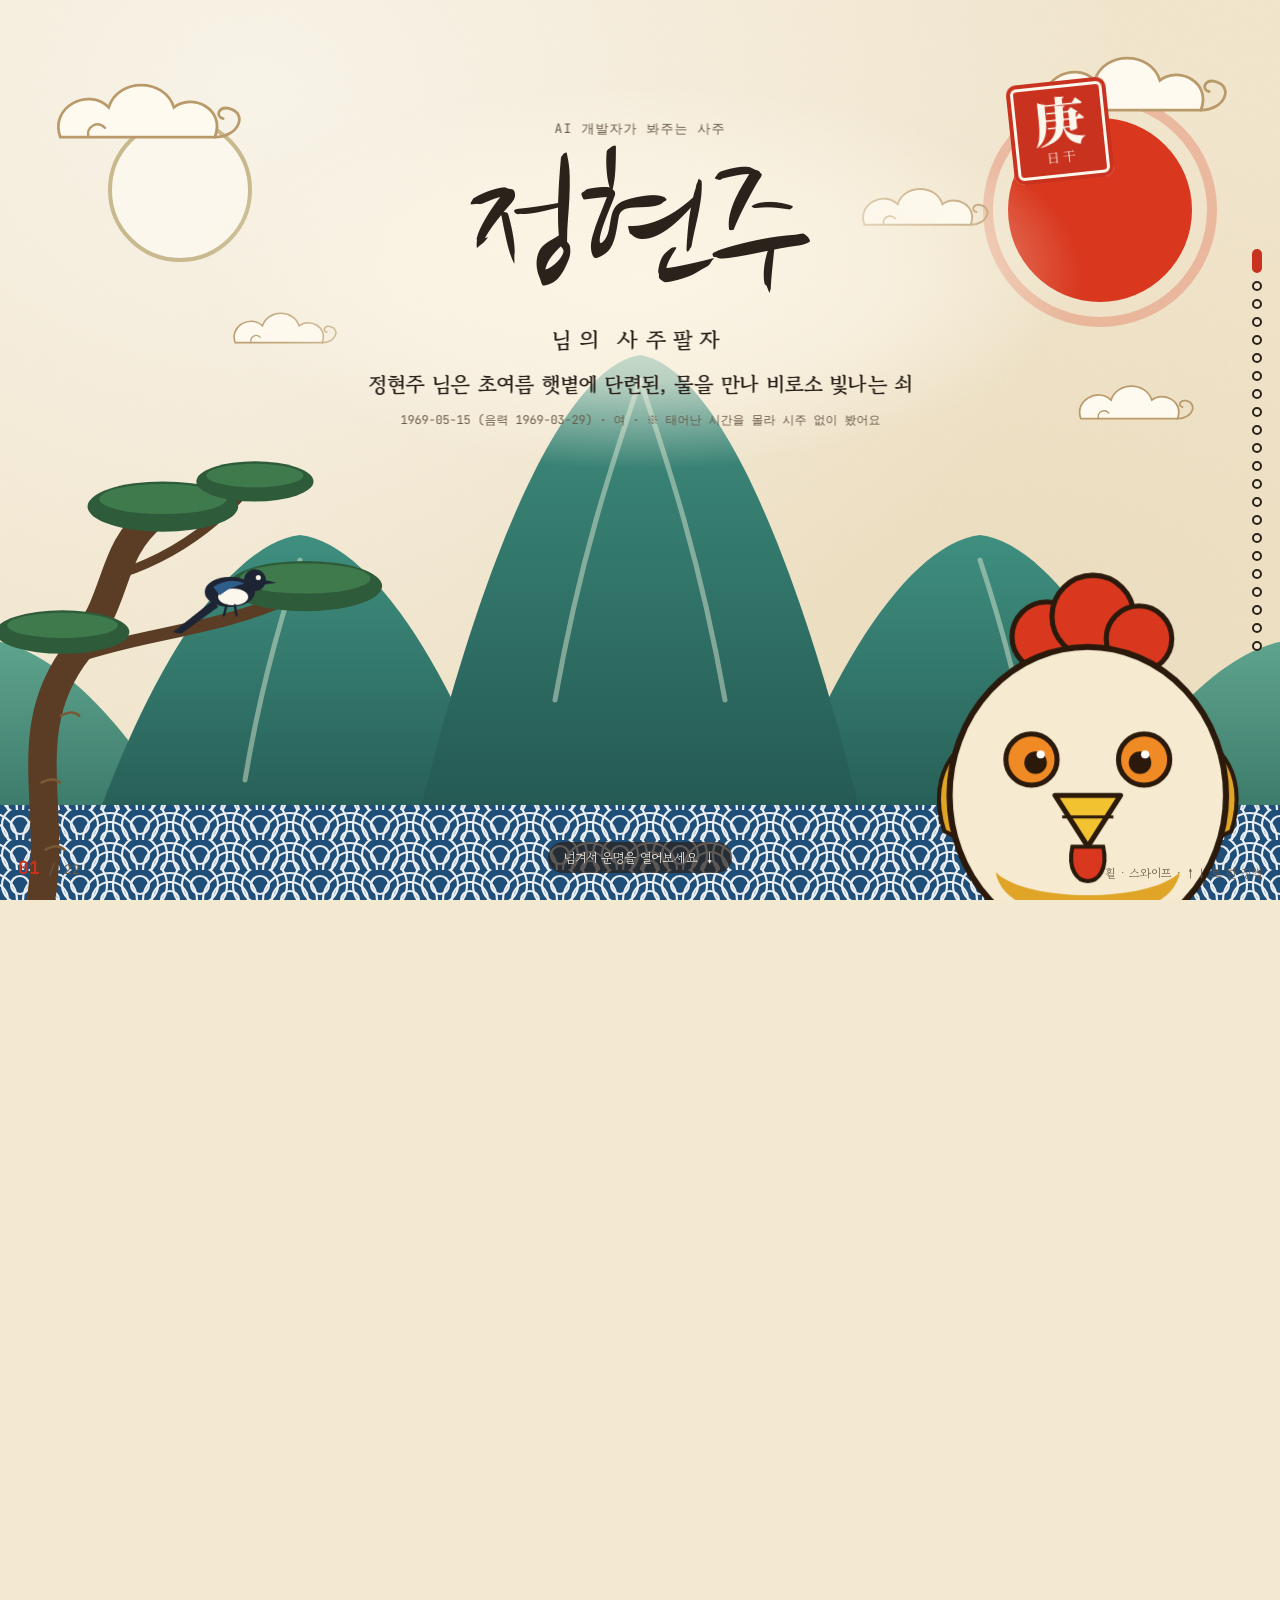
<file: docs/c9495c98/index.html>
<!doctype html>
<html lang="ko">
<head>
<meta charset="utf-8">
<meta name="viewport" content="width=device-width, initial-scale=1">
<title>정현주 님의 사주</title>
<meta name="description" content="정현주 님은 초여름 햇볕에 단련된, 물을 만나 비로소 빛나는 쇠">
<meta property="og:title" content="정현주 님의 사주">
<meta property="og:description" content="정현주 님은 초여름 햇볕에 단련된, 물을 만나 비로소 빛나는 쇠">
<meta name="theme-color" content="#f3e8d0">
<meta name="robots" content="noindex, nofollow">
<link rel="preconnect" href="https://fonts.googleapis.com">
<link rel="preconnect" href="https://fonts.gstatic.com" crossorigin>
<link rel="stylesheet" href="https://fonts.googleapis.com/css2?family=Nanum+Brush+Script&family=Gowun+Batang:wght@400;700&family=Noto+Serif+KR:wght@500;900&family=JetBrains+Mono:wght@400;600&display=swap">
<link rel="stylesheet" href="../assets/style.css">
<script src="../assets/app.js" defer></script>
</head>
<body class="deck">
<div class="petals" aria-hidden="true"></div>
<main class="track"><section class="slide hero" data-nav="표지">
  <div class="layers"><svg class="scene" viewBox="0 0 1600 900" preserveAspectRatio="xMidYMax slice" aria-hidden="true">
  <defs>
    <linearGradient id="g-peak" x1="0" y1="0" x2="0" y2="1">
      <stop offset="0" stop-color="#3f8f7f"/><stop offset="1" stop-color="#1f4f4a"/>
    </linearGradient>
    <linearGradient id="g-peak2" x1="0" y1="0" x2="0" y2="1">
      <stop offset="0" stop-color="#5ea48d"/><stop offset="1" stop-color="#2b6559"/>
    </linearGradient>
    <pattern id="p-wave" width="60" height="30" patternUnits="userSpaceOnUse">
      <rect width="60" height="30" fill="#1f4e79"/>
      <g fill="none" stroke="#e9eef2" stroke-width="2.2">
        <circle cx="30" cy="30" r="27"/><circle cx="30" cy="30" r="18"/><circle cx="30" cy="30" r="9"/>
        <circle cx="0" cy="15" r="27"/><circle cx="0" cy="15" r="18"/><circle cx="0" cy="15" r="9"/>
        <circle cx="60" cy="15" r="27"/><circle cx="60" cy="15" r="18"/><circle cx="60" cy="15" r="9"/>
      </g>
    </pattern>
  </defs>

  <g class="sun"><circle cx="1260" cy="210" r="92" fill="#d9381e"/><circle cx="1260" cy="210" r="112" fill="none" stroke="#d9381e" stroke-opacity=".25" stroke-width="10"/></g>
  <g class="moon"><circle cx="340" cy="190" r="70" fill="#fbf7ec" stroke="#c9b98f" stroke-width="4"/></g>

  <g class="peaks">
    <path class="pk pk1" d="M-80 900 C -20 760 70 650 150 640 C 230 650 320 760 380 900 Z" fill="url(#g-peak2)"/>
    <path class="pk pk5" d="M1220 900 C 1280 760 1370 650 1450 640 C 1530 650 1620 760 1680 900 Z" fill="url(#g-peak2)"/>
    <path class="pk pk2" d="M230 900 C 290 700 380 545 460 535 C 540 545 630 700 690 900 Z" fill="url(#g-peak)"/>
    <path class="pk pk4" d="M910 900 C 970 700 1060 545 1140 535 C 1220 545 1310 700 1370 900 Z" fill="url(#g-peak)"/>
    <path class="pk pk3" d="M560 900 C 620 620 710 370 800 355 C 890 370 980 620 1040 900 Z" fill="url(#g-peak)"/>
    <g fill="none" stroke="#e8f0da" stroke-opacity=".45" stroke-width="5" stroke-linecap="round">
      <path class="pk pk3" d="M800 380 C 770 470 740 560 715 700"/><path class="pk pk3" d="M800 380 C 830 470 860 560 885 700"/>
      <path class="pk pk2" d="M460 560 C 440 620 420 690 405 780"/><path class="pk pk4" d="M1140 560 C 1160 620 1180 690 1195 780"/>
    </g>
  </g>

  <g class="waves"><rect x="-120" y="805" width="1840" height="100" fill="url(#p-wave)"/></g>
</svg><svg class="cloud c1" viewBox="-10 -30 220 90" aria-hidden="true">
  <path d="M0 40 C -12 8 30 -14 52 8 C 62 -24 112 -24 122 8 C 142 -8 178 10 166 40 Z" fill="#fffaf0" stroke="#b99a6b" stroke-width="3"/>
  <path d="M166 40 c 26 0 36 -26 15 -31 c -11 -2 -15 9 -6 11" fill="none" stroke="#b99a6b" stroke-width="3" stroke-linecap="round"/>
  <path d="M30 40 c -2 -12 10 -18 18 -10" fill="none" stroke="#b99a6b" stroke-width="2.5" stroke-linecap="round"/>
</svg><svg class="cloud c2" viewBox="-10 -30 220 90" aria-hidden="true">
  <path d="M0 40 C -12 8 30 -14 52 8 C 62 -24 112 -24 122 8 C 142 -8 178 10 166 40 Z" fill="#fffaf0" stroke="#b99a6b" stroke-width="3"/>
  <path d="M166 40 c 26 0 36 -26 15 -31 c -11 -2 -15 9 -6 11" fill="none" stroke="#b99a6b" stroke-width="3" stroke-linecap="round"/>
  <path d="M30 40 c -2 -12 10 -18 18 -10" fill="none" stroke="#b99a6b" stroke-width="2.5" stroke-linecap="round"/>
</svg><svg class="cloud c3" viewBox="-10 -30 220 90" aria-hidden="true">
  <path d="M0 40 C -12 8 30 -14 52 8 C 62 -24 112 -24 122 8 C 142 -8 178 10 166 40 Z" fill="#fffaf0" stroke="#b99a6b" stroke-width="3"/>
  <path d="M166 40 c 26 0 36 -26 15 -31 c -11 -2 -15 9 -6 11" fill="none" stroke="#b99a6b" stroke-width="3" stroke-linecap="round"/>
  <path d="M30 40 c -2 -12 10 -18 18 -10" fill="none" stroke="#b99a6b" stroke-width="2.5" stroke-linecap="round"/>
</svg><svg class="cloud c4" viewBox="-10 -30 220 90" aria-hidden="true">
  <path d="M0 40 C -12 8 30 -14 52 8 C 62 -24 112 -24 122 8 C 142 -8 178 10 166 40 Z" fill="#fffaf0" stroke="#b99a6b" stroke-width="3"/>
  <path d="M166 40 c 26 0 36 -26 15 -31 c -11 -2 -15 9 -6 11" fill="none" stroke="#b99a6b" stroke-width="3" stroke-linecap="round"/>
  <path d="M30 40 c -2 -12 10 -18 18 -10" fill="none" stroke="#b99a6b" stroke-width="2.5" stroke-linecap="round"/>
</svg><svg class="cloud c5" viewBox="-10 -30 220 90" aria-hidden="true">
  <path d="M0 40 C -12 8 30 -14 52 8 C 62 -24 112 -24 122 8 C 142 -8 178 10 166 40 Z" fill="#fffaf0" stroke="#b99a6b" stroke-width="3"/>
  <path d="M166 40 c 26 0 36 -26 15 -31 c -11 -2 -15 9 -6 11" fill="none" stroke="#b99a6b" stroke-width="3" stroke-linecap="round"/>
  <path d="M30 40 c -2 -12 10 -18 18 -10" fill="none" stroke="#b99a6b" stroke-width="2.5" stroke-linecap="round"/>
</svg><svg class="crane cr1" viewBox="-210 -170 380 210" aria-hidden="true">
  <g class="wing-far"><path d="M-10 0 C 0 50 50 85 110 95 C 80 60 60 30 30 5 Z" fill="#ece6d8" stroke="#3a3a3a" stroke-width="2"/></g>
  <path d="M58 6 L150 14 M58 10 L148 22" stroke="#3a3a3a" stroke-width="3" stroke-linecap="round"/>
  <ellipse cx="0" cy="0" rx="70" ry="22" fill="#fffdf7" stroke="#3a3a3a" stroke-width="2"/>
  <path d="M52 -6 Q 88 -2 74 16 Q 62 10 48 9 Z" fill="#1d1d1d"/>
  <path d="M-55 -8 C -90 -22 -112 -32 -150 -30" fill="none" stroke="#1d1d1d" stroke-width="10" stroke-linecap="round"/>
  <circle cx="-153" cy="-30" r="9" fill="#fffdf7" stroke="#3a3a3a" stroke-width="1.5"/>
  <circle cx="-154" cy="-36" r="5" fill="#d9381e"/>
  <path d="M-160 -30 L-204 -23 L-160 -25 Z" fill="#c9a44a"/>
  <g class="wing-near">
    <path d="M-25 -10 C -12 -90 58 -140 122 -152 C 92 -102 70 -60 38 -12 Z" fill="#fffdf7" stroke="#3a3a3a" stroke-width="2"/>
    <path d="M122 -152 C 104 -128 92 -110 82 -96 L 74 -84 C 90 -112 104 -134 122 -152 Z M82 -96 C 96 -104 110 -126 122 -152" fill="#1d1d1d" stroke="#1d1d1d" stroke-width="7" stroke-linejoin="round"/>
  </g>
</svg><svg class="crane cr2" viewBox="-210 -170 380 210" aria-hidden="true">
  <g class="wing-far"><path d="M-10 0 C 0 50 50 85 110 95 C 80 60 60 30 30 5 Z" fill="#ece6d8" stroke="#3a3a3a" stroke-width="2"/></g>
  <path d="M58 6 L150 14 M58 10 L148 22" stroke="#3a3a3a" stroke-width="3" stroke-linecap="round"/>
  <ellipse cx="0" cy="0" rx="70" ry="22" fill="#fffdf7" stroke="#3a3a3a" stroke-width="2"/>
  <path d="M52 -6 Q 88 -2 74 16 Q 62 10 48 9 Z" fill="#1d1d1d"/>
  <path d="M-55 -8 C -90 -22 -112 -32 -150 -30" fill="none" stroke="#1d1d1d" stroke-width="10" stroke-linecap="round"/>
  <circle cx="-153" cy="-30" r="9" fill="#fffdf7" stroke="#3a3a3a" stroke-width="1.5"/>
  <circle cx="-154" cy="-36" r="5" fill="#d9381e"/>
  <path d="M-160 -30 L-204 -23 L-160 -25 Z" fill="#c9a44a"/>
  <g class="wing-near">
    <path d="M-25 -10 C -12 -90 58 -140 122 -152 C 92 -102 70 -60 38 -12 Z" fill="#fffdf7" stroke="#3a3a3a" stroke-width="2"/>
    <path d="M122 -152 C 104 -128 92 -110 82 -96 L 74 -84 C 90 -112 104 -134 122 -152 Z M82 -96 C 96 -104 110 -126 122 -152" fill="#1d1d1d" stroke="#1d1d1d" stroke-width="7" stroke-linejoin="round"/>
  </g>
</svg><svg class="pine" viewBox="0 0 520 620" aria-hidden="true">
  <path d="M90 640 C 120 520 60 420 140 320 C 190 255 175 205 230 160" fill="none" stroke="#5a3d24" stroke-width="34" stroke-linecap="round"/>
  <path d="M135 330 C 220 300 300 300 400 255" fill="none" stroke="#5a3d24" stroke-width="15" stroke-linecap="round"/>
  <path d="M190 230 C 250 210 300 175 340 130" fill="none" stroke="#5a3d24" stroke-width="11" stroke-linecap="round"/>
  <g fill="none" stroke="#7a5836" stroke-width="3" stroke-linecap="round">
    <path d="M100 560 q 14 -8 22 0"/><path d="M95 480 q 14 -8 22 0"/><path d="M118 400 q 14 -8 22 0"/>
  </g>
  <g class="needles">
    <ellipse cx="410" cy="245" rx="92" ry="30" fill="#2e5b3a"/><ellipse cx="410" cy="236" rx="78" ry="18" fill="#3f7a4d"/>
    <ellipse cx="240" cy="150" rx="90" ry="30" fill="#2e5b3a"/><ellipse cx="240" cy="141" rx="76" ry="18" fill="#3f7a4d"/>
    <ellipse cx="350" cy="120" rx="70" ry="24" fill="#2e5b3a"/><ellipse cx="350" cy="113" rx="58" ry="14" fill="#3f7a4d"/>
    <ellipse cx="120" cy="300" rx="80" ry="26" fill="#2e5b3a"/><ellipse cx="120" cy="292" rx="66" ry="15" fill="#3f7a4d"/>
  </g>
  <g class="magpie">
    <path d="M300 262 L 252 300 L 262 302 L 306 270 Z" fill="#1d2433"/>
    <ellipse cx="320" cy="252" rx="30" ry="18" fill="#1d2433"/>
    <ellipse cx="324" cy="258" rx="18" ry="10" fill="#fbf7ec"/>
    <path d="M300 246 q 20 -12 38 -4 q -18 4 -30 14 Z" fill="#2f5d8a"/>
    <circle cx="350" cy="238" r="13" fill="#1d2433"/>
    <circle cx="354" cy="235" r="3" fill="#fbf7ec"/>
    <path d="M362 238 L 376 241 L 362 243 Z" fill="#1d2433"/>
    <path d="M316 268 l -3 12 M326 268 l 2 12" stroke="#1d2433" stroke-width="3" stroke-linecap="round"/>
  </g>
</svg><svg class="tiger animal-rooster" viewBox="0 0 400 380" aria-hidden="true"><g class="tiger-body">
  <g fill="#d9381e" stroke="#2b1a0c" stroke-width="5"><circle cx="160" cy="70" r="34"/><circle cx="205" cy="50" r="40"/><circle cx="250" cy="72" r="32"/></g>
  <g fill="#e0a526" stroke="#2b1a0c" stroke-width="4"><path d="M60 260 C 40 200 80 160 110 170 C 80 200 80 240 100 280 Z"/><path d="M340 260 C 360 200 320 160 290 170 C 320 200 320 240 300 280 Z"/></g>
  <ellipse cx="200" cy="225" rx="135" ry="145" fill="#f6ead0" stroke="#2b1a0c" stroke-width="6"/>
  <path d="M110 300 C 120 360 280 360 290 300 C 260 330 140 330 110 300 Z" fill="#e0a526"/>
  <g class="eyes"><circle cx="145" cy="190" r="25" fill="#f08a24" stroke="#2b1a0c" stroke-width="5"/><circle cx="255" cy="190" r="25" fill="#f08a24" stroke="#2b1a0c" stroke-width="5"/><circle class="pupil" cx="149" cy="193" r="11" fill="#2b1a0c"/><circle class="pupil" cx="251" cy="193" r="11" fill="#2b1a0c"/><circle cx="154" cy="185" r="4" fill="#fff"/><circle cx="256" cy="185" r="4" fill="#fff"/></g>
  <path d="M168 225 L 232 225 L 200 275 Z" fill="#f2c230" stroke="#2b1a0c" stroke-width="5" stroke-linejoin="round"/>
  <path d="M175 246 L 225 246" stroke="#2b1a0c" stroke-width="3"/>
  <path d="M185 275 C 175 320 225 320 215 275 Z" fill="#d9381e" stroke="#2b1a0c" stroke-width="4"/>
</g></svg></div>
  <div class="hero-text">
    <p class="kicker">AI 개발자가 봐주는 사주</p>
    <h1 class="name"><span class="ink">정현주</span><span class="name-sub">님의 사주팔자</span></h1>
    <p class="headline">정현주 님은 초여름 햇볕에 단련된, 물을 만나 비로소 빛나는 쇠</p>
    <p class="meta">1969-05-15 (음력 1969-03-29) · 여 · ※ 태어난 시간을 몰라 시주 없이 봤어요</p>
  </div>
  <div class="seal" aria-hidden="true"><span class="seal-char">庚</span><span class="seal-sub">日干</span></div>
  <button class="scroll-hint" data-go="next">넘겨서 운명을 열어보세요<span>↓</span></button>
</section><section class="slide" data-anim="stamp" data-nav="명식">
  <span class="wm" aria-hidden="true">命</span>
  <div class="slide-inner"><header class="s-head a" style="--d:1">
  <span class="hj">命</span>
  <div><p class="s-num">01 · 명식</p><h2>명식 한눈에</h2>
  <p class="s-sub">어려운 건 이것만 알면 돼요</p></div>
</header><div class="pillars"><div class="pillar a me" style="--d:2">
  <div class="plabel">일주</div>
  <div class="pgod">나</div>
  <div class="char metal">庚</div>
  <div class="char wood">寅</div>
  <div class="pgod">편재</div>
</div><div class="pillar a" style="--d:3">
  <div class="plabel">월주</div>
  <div class="pgod">정인</div>
  <div class="char earth">己</div>
  <div class="char fire">巳</div>
  <div class="pgod">편관</div>
</div><div class="pillar a" style="--d:4">
  <div class="plabel">년주</div>
  <div class="pgod">정인</div>
  <div class="char earth">己</div>
  <div class="char metal">酉</div>
  <div class="pgod">겁재</div>
</div></div><div class="el-chips a" style="--d:5"><span class="el-chip wood-bg">木 1</span><span class="el-chip fire-bg">火 1</span><span class="el-chip earth-bg">土 2</span><span class="el-chip metal-bg">金 2</span><span class="el-chip water-bg">水 0</span></div><p class="lead a" style="--d:6">주인공 글자는 庚(경금). 초여름 햇볕 아래 단단하게 단련된 쇠예요.</p><p class="para a" style="--d:7">음력 1969년 3월 29일은 양력 5월 15일이에요. 입하(5/6)가 지난 초여름(巳월)에 태어났어요. 흙(己) 둘이 쇠를 품어 주고, 巳와 酉가 손을 잡아 쇠(金)가 하나 더 생겨요. 겉으로는 약해 보여도 실제론 힘 있고 단단한 사주예요.</p><p class="para a" style="--d:8">그런데 물(水)이 하나도 없어요. 뜨거운 계절의 쇠는 물로 식히고 씻어야 빛나요. 가장 필요한 기운(용신)은 水, 그다음은 木이에요. ※ 태어난 시간을 몰라 시주 없이 세 기둥으로 봤어요. 자녀 자리(시주)에 관한 해석은 빼고, 나머지 글자로 풀었어요.</p><div class="evidence a" style="--d:9"><span class="ev-label">근거</span><span>음력 1969-03-29 → 양력 05-15</span><span>일간 庚(양金)</span><span>월지 巳 (초여름)</span><span>巳–酉 반합 → 金</span><span>水 0</span><span>용신 水 · 희신 木</span></div></div>
</section><section class="slide" data-anim="slide" data-nav="지나온 길">
  <span class="wm" aria-hidden="true">往</span>
  <div class="slide-inner"><header class="s-head a" style="--d:1">
  <span class="hj">往</span>
  <div><p class="s-num">02 · 지나온 길</p><h2>지나온 길 ①</h2>
  <p class="s-sub">태어나서 26살까지</p></div>
</header><p class="lead a" style="--d:2">지금까지 이렇게 살아오셨을 거예요. 맞는지 하나씩 맞춰 보세요.</p><ol class="timeline many" style="--rows:4"><li class="tl a" style="--d:3"><span class="tl-when">1969–1974 · 1~6세</span><div><h3>초여름의 단단한 아이</h3><p>야무지고 고집 있는 아이였을 거예요. 3살 무렵(1971)엔 사랑을 듬뿍 받았고, 이사나 이동이 있었을 가능성도 있어요.</p></div></li><li class="tl a" style="--d:4"><span class="tl-when">1975 · 7세</span><div><h3>대운 庚午 시작</h3><p>형제·친구와 경쟁하며 자란 시기. &#x27;바르다&#x27;, &#x27;똑 부러진다&#x27;는 소리를 많이 들었을 거예요. 이 해엔 친구들 사이 인기도 많았어요.</p></div></li><li class="tl a" style="--d:5"><span class="tl-when">1977 · 9세</span><div><h3>丁巳 · 집안의 변화</h3><p>마음의 자리(일지 寅)에 형(刑)이 든 해. 집안 분위기나 환경에 변화가 있었을 거예요.</p></div></li><li class="tl a" style="--d:6"><span class="tl-when">1980 · 12세</span><div><h3>庚申 · 크게 흔들린 해</h3><p>마음의 자리가 정면으로 부딪힌 해. 이사나 전학, 가족의 변화처럼 큰일이 있었을 가능성이 커요.</p></div></li><li class="tl a" style="--d:7"><span class="tl-when">1983 · 15세</span><div><h3>癸亥 · 첫 설렘과 이동</h3><p>亥가 마음의 자리와 합한 해. 첫 설렘이 있었고, 학교나 생활 환경도 바뀌었을 거예요.</p></div></li><li class="tl a" style="--d:8"><span class="tl-when">1985–87 · 17~19세</span><div><h3>대운 辛未 · 丁卯</h3><p>공부와 경쟁이 치열했던 시기. 19세 무렵엔 첫 연애나 오래 기억에 남는 인연이 있었을 거예요.</p></div></li><li class="tl a" style="--d:9"><span class="tl-when">1992 · 24세</span><div><h3>壬申 · 독립</h3><p>마음의 자리가 다시 부딪힌 해. 직장, 독립, 이사처럼 삶의 틀이 크게 바뀌었을 거예요.</p></div></li></ol><div class="evidence a" style="--d:10"><span class="ev-label">근거</span><span>1971 寅–亥 육합 · 亥 역마</span><span>대운 庚午 1975– · 辛未 1985–</span><span>1975 卯 도화</span><span>1977 寅–巳 형</span><span>1980·1992 寅–申 충</span><span>1983 寅–亥 육합</span></div></div>
</section><section class="slide" data-anim="flip" data-nav="지나온 길">
  <span class="wm" aria-hidden="true">往</span>
  <div class="slide-inner"><header class="s-head a" style="--d:1">
  <span class="hj">往</span>
  <div><p class="s-num">03 · 지나온 길</p><h2>지나온 길 ②</h2>
  <p class="s-sub">27살부터 지금까지</p></div>
</header><p class="lead a" style="--d:2">가정을 이루고 묵묵히 버티며 쌓아 오신 시간이에요.</p><ol class="timeline many" style="--rows:4"><li class="tl a" style="--d:3"><span class="tl-when">1995 · 27세</span><div><h3>乙亥 · 결혼</h3><p>대운이 물(水)로 바뀌고, 亥가 배우자 자리 寅과 합한 해. 결혼 가능성이 가장 큰 해예요.</p></div></li><li class="tl a" style="--d:4"><span class="tl-when">1996–97 · 28~29세</span><div><h3>丙子 · 丁丑 · 첫아이</h3><p>남편 별(火)이 연달아 들어오고 子는 자녀의 기운이에요. 첫아이를 얻었을 가능성이 커요.</p></div></li><li class="tl a" style="--d:5"><span class="tl-when">2002–03 · 34~35세</span><div><h3>壬午 · 癸未</h3><p>자녀의 기운(水)이 다시 들어온 2년. 둘째를 얻었거나 아이들 일로 가장 바빴을 거예요.</p></div></li><li class="tl a" style="--d:6"><span class="tl-when">2004 · 36세</span><div><h3>甲申 · 큰 변화</h3><p>마음의 자리가 부딪힌 해. 이사, 일, 가정 중 하나가 크게 바뀌었을 거예요.</p></div></li><li class="tl a" style="--d:7"><span class="tl-when">2005 · 37세</span><div><h3>대운 癸酉 시작</h3><p>말과 활동이 왕성해진 10년. 일을 다시 시작했거나 바깥 활동이 크게 늘었을 거예요.</p></div></li><li class="tl a" style="--d:8"><span class="tl-when">2013 · 45세</span><div><h3>癸巳 · 고비</h3><p>형이 든 해. 건강이나 가족 일로 마음고생이 있었을 거예요.</p></div></li><li class="tl a" style="--d:9"><span class="tl-when">2015–16 · 47~48세</span><div><h3>대운 甲戌 · 丙申</h3><p>재물이 크게 움직인 10년의 시작. 48세엔 이사나 자녀의 독립 같은 변화가 있었을 거예요.</p></div></li><li class="tl a" style="--d:10"><span class="tl-when">2019 · 51세</span><div><h3>己亥 · 경사</h3><p>亥가 배우자 자리와 합한 해. 집안에 경사가 있었을 거예요.</p></div></li></ol><div class="evidence a" style="--d:11"><span class="ev-label">근거</span><span>대운 壬申 1995– · 癸酉 2005– · 甲戌 2015–</span><span>1995·2019 寅–亥 육합</span><span>1996 丙 편관 · 子 상관</span><span>2004·2016 寅–申 충</span><span>2013 寅–巳 형</span></div></div>
</section><section class="slide" data-anim="rise" data-nav="성격">
  <span class="wm" aria-hidden="true">性</span>
  <div class="slide-inner"><header class="s-head a" style="--d:1">
  <span class="hj">性</span>
  <div><p class="s-num">04 · 성격</p><h2>어떤 사람인가</h2>
  <p class="s-sub">단련된 쇠 · 속정 깊은 의리파</p></div>
</header><p class="lead a" style="--d:2">말수는 적어도 한 번 내 사람이면 끝까지 지키는, 의리 있고 단단한 사람.</p><p class="para a" style="--d:3">庚金은 바위와 쇠예요. 옳고 그름이 분명하고, 결정이 빠르고, 한 번 정하면 흔들리지 않아요. 남들이 우왕좌왕할 때 중심을 잡는 사람.</p><p class="para a" style="--d:4">흙(己, 정인)이 둘이라 생각이 깊고 배려가 많아요. 어른스럽고 엄마 같은 품이 있어서 주변 사람들이 기대요.</p><p class="para a" style="--d:5">다만 표현의 기운(水)이 없어 마음을 말로 잘 안 해요. 무뚝뚝해 보여도 속정은 누구보다 깊은 사람이에요.</p><div class="chips a" style="--d:6"><span>의리</span><span>결단력</span><span>책임감</span><span>배려</span><span>무뚝뚝</span><span>속정</span></div><div class="evidence a" style="--d:7"><span class="ev-label">근거</span><span>일간 庚</span><span>정인 己 ×2</span><span>巳–酉 반합</span><span>식상 0</span></div></div>
</section><section class="slide" data-anim="stamp" data-nav="겉과 속">
  <span class="wm" aria-hidden="true">面</span>
  <div class="slide-inner"><header class="s-head a" style="--d:1">
  <span class="hj">面</span>
  <div><p class="s-num">05 · 겉과 속</p><h2>남들이 보는 나 vs 진짜 나</h2>
  <p class="s-sub">월주는 사회의 얼굴, 일지는 속마음</p></div>
</header><div class="cards"><div class="card a" style="--d:2"><span class="badge">己巳</span><h3>남들이 보는 나</h3><p>월주가 己巳, 햇볕 든 기름진 흙. 밖에선 따뜻하고 점잖은 사람, 예의 바르고 믿음직한 사람으로 보여요.</p></div><div class="card a" style="--d:3"><span class="badge">庚寅</span><h3>진짜 나</h3><p>일주는 庚寅, 호랑이 위의 쇠. 속은 생각보다 강하고 추진력이 있어요. 현실 감각이 좋아 살림과 돈은 확실하게 챙겨요.</p></div><div class="card a" style="--d:4"><span class="badge">寅巳 형</span><h3>그 사이의 간극</h3><p>월지 巳와 일지 寅이 형(刑)이에요. 남들 앞의 점잖음과 속의 강함이 부딪혀 혼자 속앓이를 많이 했을 거예요.</p></div></div><div class="evidence a" style="--d:5"><span class="ev-label">근거</span><span>월주 己巳 (정인·편관)</span><span>일지 寅 (편재)</span><span>巳–寅 형</span></div></div>
</section><section class="slide" data-anim="slide" data-nav="재능">
  <span class="wm" aria-hidden="true">才</span>
  <div class="slide-inner"><header class="s-head a" style="--d:1">
  <span class="hj">才</span>
  <div><p class="s-num">06 · 재능</p><h2>타고난 재능</h2>
  <p class="s-sub">다섯 개의 무기</p></div>
</header><div class="cards"><div class="card a" style="--d:2"><span class="badge">庚金</span><h3>결단력과 추진력</h3><p>쇠의 기운. 해야 할 일은 미루지 않고 끝을 봐요.</p></div><div class="card a" style="--d:3"><span class="badge">偏財</span><h3>살림과 돈 감각</h3><p>마음의 자리에 편재. 집안 살림과 돈 흐름을 꿰뚫고 알뜰하게 불려요.</p></div><div class="card a" style="--d:4"><span class="badge">正印</span><h3>어른의 품</h3><p>정인이 둘. 사람을 품고 가르치고 돌보는 힘이 있어요.</p></div><div class="card a" style="--d:5"><span class="badge">巳酉</span><h3>버티는 힘</h3><p>巳酉가 합해 쇠가 더 단단해져요. 어려운 시기를 묵묵히 견디는 힘이 남달라요.</p></div><div class="card a" style="--d:6"><span class="badge">庚金</span><h3>정직함</h3><p>속이는 걸 못 하는 사람. 그래서 오래 갈수록 신뢰가 쌓여요.</p></div></div><div class="evidence a" style="--d:7"><span class="ev-label">근거</span><span>일간 庚</span><span>일지 寅 편재</span><span>정인 己 ×2</span><span>巳–酉 반합</span></div></div>
</section><section class="slide" data-anim="flip" data-nav="약점">
  <span class="wm" aria-hidden="true">病</span>
  <div class="slide-inner"><header class="s-head a" style="--d:1">
  <span class="hj">病</span>
  <div><p class="s-num">07 · 약점</p><h2>조심할 점</h2>
  <p class="s-sub">알고 있으면 피할 수 있어요</p></div>
</header><div class="cards"><div class="card a" style="--d:2"><span class="badge">水 0</span><h3>말보다 행동</h3><p>표현의 기운(水)이 없어 서운해도 말을 안 해요. 가족이 마음을 몰라줘 섭섭할 때가 많아요.</p></div><div class="card a" style="--d:3"><span class="badge">金</span><h3>고집</h3><p>쇠가 단단한 만큼 한 번 정하면 잘 안 바꿔요. 맞는 말도 고집처럼 들릴 수 있어요.</p></div><div class="card a" style="--d:4"><span class="badge">寅巳 형</span><h3>혼자 속앓이</h3><p>巳와 寅의 형. 겉으로는 괜찮은 척하며 속으로 오래 끓여요.</p></div><div class="card a" style="--d:5"><span class="badge">巳월 · 水 0</span><h3>뜨거운 몸</h3><p>초여름 태생에 물이 없어 열이 오르기 쉬워요. 쉬는 걸 일부러 챙겨야 해요.</p></div></div><div class="evidence a" style="--d:6"><span class="ev-label">근거</span><span>식상 0 (水 0)</span><span>金 강함</span><span>巳–寅 형</span></div></div>
</section><section class="slide" data-anim="rise" data-nav="일하는 법">
  <span class="wm" aria-hidden="true">工</span>
  <div class="slide-inner"><header class="s-head a" style="--d:1">
  <span class="hj">工</span>
  <div><p class="s-num">08 · 일하는 법</p><h2>일과 역할</h2>
  <p class="s-sub">책임지는 실무형</p></div>
</header><p class="lead a" style="--d:2">맡으면 끝까지, 원칙대로. 믿고 맡길 수 있는 사람이에요.</p><p class="para a" style="--d:3">인성(배움과 보살핌)과 재성(현실 감각)이 함께 있어요. 정해진 원칙 안에서 사람과 살림, 돈을 꼼꼼하게 관리하는 데 강해요. 앞에 나서서 말로 설득하기보다 행동과 결과로 신뢰를 얻는 타입이에요.</p><p class="para a" style="--d:4">지금부터는 몸으로 뛰는 일보다 경험을 나누고 사람을 챙기는 역할에서 더 빛나요.</p><div class="chips a" style="--d:5"><span>책임감 ↑</span><span>원칙 ↑</span><span>살림 ↑</span><span>표현 ↓</span><span>휴식 ↓</span></div><div class="evidence a" style="--d:6"><span class="ev-label">근거</span><span>정인 2</span><span>편재 寅</span><span>식상 0</span></div></div>
</section><section class="slide" data-anim="stamp" data-nav="직업">
  <span class="wm" aria-hidden="true">業</span>
  <div class="slide-inner"><header class="s-head a" style="--d:1">
  <span class="hj">業</span>
  <div><p class="s-num">09 · 직업</p><h2>잘 맞는 일</h2>
  <p class="s-sub">적합도 · 지금부터의 일까지</p></div>
</header><p class="lead a" style="--d:2">핵심은 &#x27;원칙과 정성으로 사람과 살림을 지키는&#x27; 일.</p><div class="fit"><div class="fit-row a" style="--d:3"><span class="fit-label">교육 · 돌봄 · 상담<small>정인 2, 사람을 품는 힘</small></span><span class="fit-track"><span class="fit-fill" style="--v:88%"></span></span><span class="fit-val">88%</span></div><div class="fit-row a" style="--d:4"><span class="fit-label">회계 · 관리 · 사무<small>쇠의 정확함 + 편재</small></span><span class="fit-track"><span class="fit-fill" style="--v:86%"></span></span><span class="fit-val">86%</span></div><div class="fit-row a" style="--d:5"><span class="fit-label">자영업 · 가게 운영<small>편재 寅, 살림과 돈 감각</small></span><span class="fit-track"><span class="fit-fill" style="--v:83%"></span></span><span class="fit-val">83%</span></div><div class="fit-row a" style="--d:6"><span class="fit-label">의료 · 보건<small>庚金의 결단력과 책임감</small></span><span class="fit-track"><span class="fit-fill" style="--v:80%"></span></span><span class="fit-val">80%</span></div><div class="fit-row a" style="--d:7"><span class="fit-label">부동산 · 자산 관리<small>흙(정인)과 편재</small></span><span class="fit-track"><span class="fit-fill" style="--v:78%"></span></span><span class="fit-val">78%</span></div><div class="fit-row a" style="--d:8"><span class="fit-label">말로 하는 영업<small>식상 0, 말보다 행동</small></span><span class="fit-track"><span class="fit-fill" style="--v:50%"></span></span><span class="fit-val">50%</span></div></div><p class="para a" style="--d:9">60대 이후엔 그동안의 살림과 경험을 바탕으로 사람을 돌보고 가르치는 일에서 보람이 커요.</p><div class="evidence a" style="--d:10"><span class="ev-label">근거</span><span>일간 庚</span><span>정인 2</span><span>편재 寅</span><span>식상 0</span></div></div>
</section><section class="slide" data-anim="slide" data-nav="재물">
  <span class="wm" aria-hidden="true">財</span>
  <div class="slide-inner"><header class="s-head a" style="--d:1">
  <span class="hj">財</span>
  <div><p class="s-num">10 · 재물</p><h2>재물과 노후</h2>
  <p class="s-sub">재물 그릇 · 사주로 본 추정치예요</p></div>
</header><div class="stats"><div class="stat a" style="--d:2"><span class="st-label">재물 그릇</span><span class="st-value">알찬 부자 그릇</span><span class="st-sub">순자산 15~25억이 상한선</span></div><div class="stat a" style="--d:3"><span class="st-label">재물이 크게 움직인 시기</span><span class="st-value">2015–2024</span><span class="st-sub">47세 대운 甲戌 · 편재</span></div><div class="stat a" style="--d:4"><span class="st-label">노후 재물</span><span class="st-value">2025–2034</span><span class="st-sub">57세 대운 乙亥 · 정재 + 용신 水</span></div></div><p class="para a" style="--d:5">마음의 자리에 편재가 있어 살림과 돈의 흐름을 읽는 눈이 타고났어요. 크게 벌기보다 차곡차곡 불리고 지키는 데 강한 사주예요.</p><p class="para a" style="--d:6">47세부터 10년은 큰돈이 들고 나며 재산이 크게 움직였을 거예요. 그리고 57세부터 지금의 10년은 정재와 용신 水(식신)가 함께 들어와 &#x27;일한 만큼 돈이 붙는&#x27; 식신생재의 시기예요. 노후 재물은 지금이 가장 탄탄해요.</p><p class="para a" style="--d:7">주의: 비겁(酉)이 있어 형제나 지인에게 돈이 나가기 쉬워요. 노후 자금은 따로 떼어 두세요.</p><div class="evidence a" style="--d:8"><span class="ev-label">근거</span><span>일지 寅 편재</span><span>대운 甲戌 (편재) · 乙亥 (정재·식신)</span><span>년지 酉 겁재</span></div></div>
</section><section class="slide" data-anim="flip" data-nav="연애">
  <span class="wm" aria-hidden="true">愛</span>
  <div class="slide-inner"><header class="s-head a" style="--d:1">
  <span class="hj">愛</span>
  <div><p class="s-num">11 · 연애</p><h2>사랑하는 방식</h2>
  <p class="s-sub">말 대신 행동으로</p></div>
</header><p class="lead a" style="--d:2">&#x27;사랑해&#x27;라는 말보다 밥 한 끼, 챙겨 주는 손길로 마음을 보여 주는 사람.</p><p class="para a" style="--d:3">庚金은 표현이 서툴러요. 좋아해도 티를 안 내고, 서운해도 말을 아껴요. 대신 행동은 확실해서, 내 사람은 끝까지 지키고 챙겨요.</p><p class="para a" style="--d:4">여자 사주에서 남편 별은 관성(火)이에요. 월지 巳에 편관이 있어 강하고 듬직한 사람, 책임감 있는 사람에게 끌려요.</p><p class="para a" style="--d:5">다만 남편 별(巳)과 배우자 자리(寅)가 형(刑)을 이뤄 부부 사이에 크고 작은 마찰이 있었을 거예요. 말로 풀지 않고 각자 삭이는 게 쌓였다면, 이제부터는 짧게라도 말로 꺼내는 게 가장 좋은 처방이에요.</p><div class="evidence a" style="--d:6"><span class="ev-label">근거</span><span>일간 庚</span><span>식상 0</span><span>편관 巳 (월지)</span><span>巳–寅 형</span></div></div>
</section><section class="slide" data-anim="rise" data-nav="결혼">
  <span class="wm" aria-hidden="true">緣</span>
  <div class="slide-inner"><header class="s-head a" style="--d:1">
  <span class="hj">緣</span>
  <div><p class="s-num">12 · 결혼</p><h2>배우자와 결혼 생활</h2>
  <p class="s-sub">돌아보는 결혼, 앞으로의 부부</p></div>
</header><p class="lead a" style="--d:2">결혼은 1995~1997년(27~29세) 전후였을 가능성이 커요. 그리고 지금부터 10년이 부부 사이가 가장 좋아지는 시기예요.</p><p class="para a" style="--d:3">배우자 자리 寅(편재)은 생활력 있고 활동적인 사람의 자리예요. 다만 寅이 월지 巳와 형(刑)이라, 시댁이나 집안 일로 부딪히거나 서로 날을 세운 시기가 있었을 거예요.</p><ol class="timeline"><li class="tl a" style="--d:4"><span class="tl-when">1995 · 27세</span><div><h3>乙亥 · 결혼</h3><p>亥가 배우자 자리 寅과 합한 해. 결혼 가능성이 가장 컸어요.</p></div></li><li class="tl a" style="--d:5"><span class="tl-when">2004 · 36세</span><div><h3>甲申 · 고비</h3><p>배우자 자리가 부딪힌 해. 부부 사이에 큰 고비나 변화가 있었을 거예요.</p></div></li><li class="tl a" style="--d:6"><span class="tl-when">2019 · 51세</span><div><h3>己亥 · 화해</h3><p>다시 亥가 배우자 자리와 합해 관계가 편안해졌을 거예요.</p></div></li><li class="tl a now" style="--d:7"><span class="tl-when">2025–2034 · 57세~</span><div><h3>대운 乙亥<span class="now-badge">지금</span></h3><p>대운의 亥가 10년 내내 배우자 자리와 합해요. 부부가 다시 가까워지는 &#x27;두 번째 신혼&#x27;의 시기.</p></div></li></ol><div class="evidence a" style="--d:8"><span class="ev-label">근거</span><span>1995 · 2019 · 대운 乙亥: 寅–亥 육합</span><span>2004 寅–申 충</span><span>巳–寅 형</span></div></div>
</section><section class="slide" data-anim="stamp" data-nav="자녀">
  <span class="wm" aria-hidden="true">子</span>
  <div class="slide-inner"><header class="s-head a" style="--d:1">
  <span class="hj">子</span>
  <div><p class="s-num">13 · 자녀</p><h2>자녀와 손주</h2>
  <p class="s-sub">자녀 인연, 그리고 손주 복</p></div>
</header><div class="stats"><div class="stat a" style="--d:2"><span class="st-label">자녀 수</span><span class="st-value">2명</span><span class="st-sub">1명일 확률도 있어요</span></div><div class="stat a" style="--d:3"><span class="st-label">자녀 시기</span><span class="st-value">1996–2003</span><span class="st-sub">27세 대운 壬申 · 식신</span></div><div class="stat a" style="--d:4"><span class="st-label">손주 복</span><span class="st-value">2025–2034</span><span class="st-sub">57세 대운 乙亥 · 정재</span></div></div><p class="para a" style="--d:5">여자 사주에서 자녀는 식상(水)인데 원국엔 없어요. 그래서 자녀 인연은 대운이 물(水)로 바뀐 27세 이후에 왔을 거예요. 1996~97년, 2002~03년이 자녀의 기운이 들어온 해예요.</p><p class="para a" style="--d:6">손주는 자녀의 자녀, 재성으로 봐요. 지금 대운 乙亥가 정재라 손주 복이 아주 커요. 2032~33년(壬子·癸丑)에 자녀와 손주로 인한 기쁜 일이 겹쳐요.</p><p class="para a" style="--d:7">※ 태어난 시간을 몰라 자녀 자리(시주)는 보지 못했어요. 시간을 알면 자녀 성향까지 더 볼 수 있어요.</p><div class="evidence a" style="--d:8"><span class="ev-label">근거</span><span>식상 0</span><span>대운 壬申 1995– (식신)</span><span>1996 子 · 2002 壬 · 2003 癸</span><span>대운 乙亥 (정재)</span><span>시주 모름</span></div></div>
</section><section class="slide" data-anim="slide" data-nav="인연">
  <span class="wm" aria-hidden="true">友</span>
  <div class="slide-inner"><header class="s-head a" style="--d:1">
  <span class="hj">友</span>
  <div><p class="s-num">14 · 인연</p><h2>인간관계와 궁합</h2>
  <p class="s-sub">띠로 보는 궁합</p></div>
</header><div class="cards"><div class="card a" style="--d:2"><span class="badge">亥 · 子</span><h3>찰떡 궁합</h3><p>돼지띠(亥)는 용신 水이면서 배우자 자리 寅과 육합이라 최고의 궁합. 쥐띠(子)도 부족한 물을 채워주는 귀한 인연이에요.</p></div><div class="card a" style="--d:3"><span class="badge">水</span><h3>귀인</h3><p>부드럽게 말을 건네는 사람, 나를 웃게 하는 사람. 水 기운의 사람이 곁에 있으면 막힌 속이 풀려요.</p></div><div class="card a" style="--d:4"><span class="badge">申 · 巳</span><h3>부딪히는 인연</h3><p>원숭이띠(申)는 寅申 충, 뱀띠(巳)는 寅巳 형. 정은 들어도 자주 부딪혀요.</p></div><div class="card a" style="--d:5"><span class="badge">酉 겁재</span><h3>친구 관계</h3><p>오래 사귄 소수의 친구가 평생 가요. 다만 돈이 얽히면 의리가 상처받으니 선을 그으세요.</p></div></div><div class="evidence a" style="--d:6"><span class="ev-label">근거</span><span>용신 水 · 희신 木</span><span>일지 寅</span><span>寅–亥 육합</span><span>寅–申 충</span><span>寅–巳 형</span></div></div>
</section><section class="slide" data-anim="flip" data-nav="건강">
  <span class="wm" aria-hidden="true">身</span>
  <div class="slide-inner"><header class="s-head a" style="--d:1">
  <span class="hj">身</span>
  <div><p class="s-num">15 · 건강</p><h2>건강 관리</h2>
  <p class="s-sub">오행 전통 해석이에요. 의학적 진단이 아니에요</p></div>
</header><div class="cards"><div class="card a" style="--d:2"><span class="badge">金</span><h3>폐 · 호흡기 · 피부</h3><p>쇠(金)가 강해 폐와 피부가 예민해요. 건조한 날, 환절기에 특히 신경 쓰세요.</p></div><div class="card a" style="--d:3"><span class="badge">水 0</span><h3>신장 · 수분</h3><p>물(水)이 없는 사주예요. 물을 자주 마시고, 몸이 마르지 않게 관리하는 게 가장 중요해요.</p></div><div class="card a" style="--d:4"><span class="badge">巳월</span><h3>열과 혈압</h3><p>초여름 태생이라 열이 위로 오르기 쉬워요. 화가 쌓이면 혈압으로 와요.</p></div><div class="card a" style="--d:5"><span class="badge">沖 · 刑</span><h3>넘어짐 · 수술 조심</h3><p>寅申 충·寅巳 형이 드는 해(2025, 2028)엔 다치지 않게 한 번 더 조심하세요.</p></div></div><div class="evidence a" style="--d:6"><span class="ev-label">근거</span><span>金 강함</span><span>水 0</span><span>월지 巳</span><span>2025 巳 · 2028 申</span></div></div>
</section><section class="slide" data-anim="rise" data-nav="대운">
  <span class="wm" aria-hidden="true">運</span>
  <div class="slide-inner"><header class="s-head a" style="--d:1">
  <span class="hj">運</span>
  <div><p class="s-num">16 · 대운</p><h2>인생 로드맵</h2>
  <p class="s-sub">10년 단위 대운 · 순행 · 7세 시작</p></div>
</header><ol class="timeline many" style="--rows:4"><li class="tl a" style="--d:2"><span class="tl-when">1975–1984</span><div><h3>庚午 · 7세</h3><p>비견 · 정관. 바르게 자란 어린 시절, 형제와의 경쟁.</p></div></li><li class="tl a" style="--d:3"><span class="tl-when">1985–1994</span><div><h3>辛未 · 17세</h3><p>겁재 · 정인. 공부와 경쟁, 엄마의 영향이 컸던 시기.</p></div></li><li class="tl a" style="--d:4"><span class="tl-when">1995–2004</span><div><h3>壬申 · 27세</h3><p>식신 · 비견. 용신 水가 들어와 결혼과 출산, 가정을 이룬 10년.</p></div></li><li class="tl a" style="--d:5"><span class="tl-when">2005–2014</span><div><h3>癸酉 · 37세</h3><p>상관 · 겁재. 말과 활동이 왕성했던 시기. 사람과 돈이 많이 오갔어요.</p></div></li><li class="tl a" style="--d:6"><span class="tl-when">2015–2024</span><div><h3>甲戌 · 47세</h3><p>편재 · 편인. 재물이 크게 움직이고 책임도 무거웠던 10년.</p></div></li><li class="tl a now" style="--d:7"><span class="tl-when">2025–2034</span><div><h3>乙亥 · 57세<span class="now-badge">지금</span></h3><p>정재 · 식신(용신 水). 안정된 재물, 부부 화합, 손주 복. 인생 2막의 황금기.</p></div></li><li class="tl a" style="--d:8"><span class="tl-when">2035–2044</span><div><h3>丙子 · 67세</h3><p>편관 · 상관. 子 水가 이어져 활동과 명예가 계속돼요.</p></div></li><li class="tl a" style="--d:9"><span class="tl-when">2045–2054</span><div><h3>丁丑 · 77세</h3><p>정관 · 정인. 존경받고 편안한 노년.</p></div></li></ol><div class="evidence a" style="--d:10"><span class="ev-label">근거</span><span>순행 · 대운수 7</span><span>壬申 · 乙亥 · 丙子 = 水 대운</span><span>甲戌 = 편재</span></div></div>
</section><section class="slide" data-anim="stamp" data-nav="올해">
  <span class="wm" aria-hidden="true">年</span>
  <div class="slide-inner"><header class="s-head a" style="--d:1">
  <span class="hj">年</span>
  <div><p class="s-num">17 · 올해</p><h2>올해와 앞으로 2년</h2>
  <p class="s-sub">2026 · 2027 · 2028</p></div>
</header><div class="cards"><div class="card a" style="--d:2"><span class="badge">도화</span><h3>2026 丙午 · 사람이 모이는 해</h3><p>남편 별 火가 하늘과 땅에 모두 들어오고 午는 도화예요. 모임과 만남이 많고 집안의 책임도 커져요. 열이 많은 해라 혈압과 스트레스를 조심하세요.</p></div><div class="card a" style="--d:3"><span class="badge">안정</span><h3>2027 丁未 · 인정받는 해</h3><p>정관과 정인이 함께 와요. 집안에서도 밖에서도 인정받고 마음이 안정되는 해. 다만 未와 寅의 귀문으로 예민해질 수 있어요.</p></div><div class="card a" style="--d:4"><span class="badge">변동</span><h3>2028 戊申 · 움직이는 해</h3><p>申이 배우자 자리 寅과 부딪혀 이사나 여행, 집안의 변화가 있어요. 넘어짐과 건강은 한 번 더 체크.</p></div></div><div class="evidence a" style="--d:5"><span class="ev-label">근거</span><span>2026 丙午: 편관·정관 · 午 도화</span><span>2027 丁未: 정관·정인 · 未–寅 귀문</span><span>2028 申: 寅–申 충</span></div></div>
</section><section class="slide" data-anim="slide" data-nav="개운법">
  <span class="wm" aria-hidden="true">福</span>
  <div class="slide-inner"><header class="s-head a" style="--d:1">
  <span class="hj">福</span>
  <div><p class="s-num">18 · 개운법</p><h2>운을 여는 법</h2>
  <p class="s-sub">용신 水(수) · 희신 木(목)</p></div>
</header><div class="stats"><div class="stat a" style="--d:2"><span class="st-label">행운의 색</span><span class="st-value">검정 · 남색</span><span class="st-sub">초록도 좋아요</span></div><div class="stat a" style="--d:3"><span class="st-label">방향</span><span class="st-value">북쪽</span><span class="st-sub">북쪽 여행, 물가</span></div><div class="stat a" style="--d:4"><span class="st-label">숫자</span><span class="st-value">1 · 6</span><span class="st-sub">水의 수</span></div><div class="stat a" style="--d:5"><span class="st-label">계절</span><span class="st-value">겨울</span><span class="st-sub">큰 결정은 11~1월에</span></div></div><div class="cards"><div class="card a" style="--d:6"><span class="badge">水</span><h3>하루 한 마디</h3><p>서운한 것, 고마운 것을 하루 한 마디씩 말로 꺼내세요. 이 사주에 없는 물(水)은 &#x27;표현&#x27;이에요.</p></div><div class="card a" style="--d:7"><span class="badge">水</span><h3>물가를 걷기</h3><p>강, 호수, 바다. 뜨거운 쇠를 식혀 주는 가장 쉬운 개운법이에요.</p></div><div class="card a" style="--d:8"><span class="badge">木</span><h3>숲과 식물</h3><p>木은 쇠가 다듬을 대상이에요. 화초 가꾸기, 숲 산책이 마음을 부드럽게 해요.</p></div><div class="card a" style="--d:9"><span class="badge">財</span><h3>노후 자금 따로</h3><p>돈이 사람을 통해 새는 걸 막는 부적이에요.</p></div></div><div class="evidence a" style="--d:10"><span class="ev-label">근거</span><span>용신 水 · 희신 木</span><span>식상 0</span><span>酉 겁재</span></div></div>
</section><section class="slide" data-anim="flip" data-nav="앞으로">
  <span class="wm" aria-hidden="true">來</span>
  <div class="slide-inner"><header class="s-head a" style="--d:1">
  <span class="hj">來</span>
  <div><p class="s-num">19 · 앞으로</p><h2>앞으로 어떻게 살까</h2>
  <p class="s-sub">인생 2막의 숙제</p></div>
</header><p class="lead a" style="--d:2">평생 말 대신 행동으로 살아오셨다면, 이제는 마음을 말로 꺼낼수록 복이 들어오는 시기예요.</p><div class="cards"><div class="card a" style="--d:3"><span class="badge">乙亥</span><h3>2025–2034 · 인생 2막의 황금기</h3><p>평생 기다린 물(水)의 대운. 안정된 재물, 부부 화합, 손주 복이 함께 와요.</p></div><div class="card a" style="--d:4"><span class="badge">回甲</span><h3>2029 · 환갑</h3><p>태어난 해의 간지 己酉가 그대로 돌아오는 회갑. 가족과 함께 의미 있게 맞으세요.</p></div><div class="card a" style="--d:5"><span class="badge">丙子</span><h3>2035–2044 · 계속되는 활동</h3><p>물이 이어지는 대운. 배움, 봉사, 모임으로 활발하고 존경받는 시기예요.</p></div><div class="card a" style="--d:6"><span class="badge">水</span><h3>평생 원칙</h3><p>속으로 삭이지 말 것. 쇠는 물을 만나야 빛나고, 마음은 말로 꺼내야 가벼워져요.</p></div></div><div class="evidence a" style="--d:7"><span class="ev-label">근거</span><span>용신 水</span><span>대운 乙亥 · 丙子</span><span>회갑 2029 己酉</span></div></div>
</section><section class="slide" data-anim="rise" data-nav="근거">
  <span class="wm" aria-hidden="true">證</span>
  <div class="slide-inner"><header class="s-head a" style="--d:1">
  <span class="hj">證</span>
  <div><p class="s-num">20 · 근거</p><h2>이 풀이가 다른 이유</h2>
  <p class="s-sub">그냥 챗봇 사주와 무엇이 다른가</p></div>
</header><div class="cards"><div class="card a" style="--d:2"><span class="badge">曆</span><h3>음력 달 ≠ 사주 달</h3><p>음력 3월생이라 辰월(戊辰)로 보기 쉬워요. 실제로 음력 변환 라이브러리도 戊辰월로 내놓아요. 하지만 사주의 달은 절기로 나눠요. 양력 5/15는 입하(5/6) 이후라 己巳월이 맞아요. 이 한 글자로 풀이 전체가 달라져요.</p></div><div class="card a" style="--d:3"><span class="badge">合</span><h3>합으로 바뀌는 힘</h3><p>巳는 원래 불(火)이지만 酉와 합해 쇠(金)가 돼요. 점수만 세면 &#x27;약한 사주&#x27;, 합을 보면 &#x27;단단한 사주&#x27;예요. 그래서 용신을 水로 잡았어요.</p></div><div class="card a" style="--d:4"><span class="badge">時</span><h3>모르는 건 모른다고</h3><p>태어난 시간을 몰라 시주는 빼고 풀었어요. 자녀 자리처럼 시주로만 볼 수 있는 부분은 추측하지 않았어요.</p></div><div class="card a" style="--d:5"><span class="badge">證</span><h3>모든 장에 근거</h3><p>각 장 아래 근거 칩에 해석이 나온 글자를 적었어요. 근거 없는 덕담은 넣지 않았어요.</p></div></div><div class="evidence a" style="--d:6"><span class="ev-label">근거</span><span>음력 1969-03-29 = 양력 1969-05-15</span><span>절입 입하 1969-05-06</span><span>巳–酉 반합</span><span>寅–巳 형 · 寅–申 충</span><span>시주 모름</span></div></div>
</section><section class="slide closing" data-anim="rise" data-nav="끝">
  <span class="wm" aria-hidden="true">終</span>
  <div class="slide-inner">
    <p class="closing-text a" style="--d:1">평생 묵묵히 버텨 온 단단한 쇠예요. 이제 물을 만나 가장 맑게 빛날 차례. 인생 2막은 말로 꺼낼수록 더 따뜻해질 거예요.</p>
    <p class="a" style="--d:2"><button class="btn" data-go="0">처음부터 다시 보기</button> <a class="btn ghost" href="star/">별자리로도 보기 ✦</a></p>
    <footer class="a" style="--d:3">
      <p>AI 개발자가 봐주는 사주 · 재미로 보는 해석이며 중요한 결정의 근거가 아닙니다.</p>
      <p><a href="../">← 처음으로</a></p>
    </footer>
  </div>
</section></main>
</body>
</html>
</file>
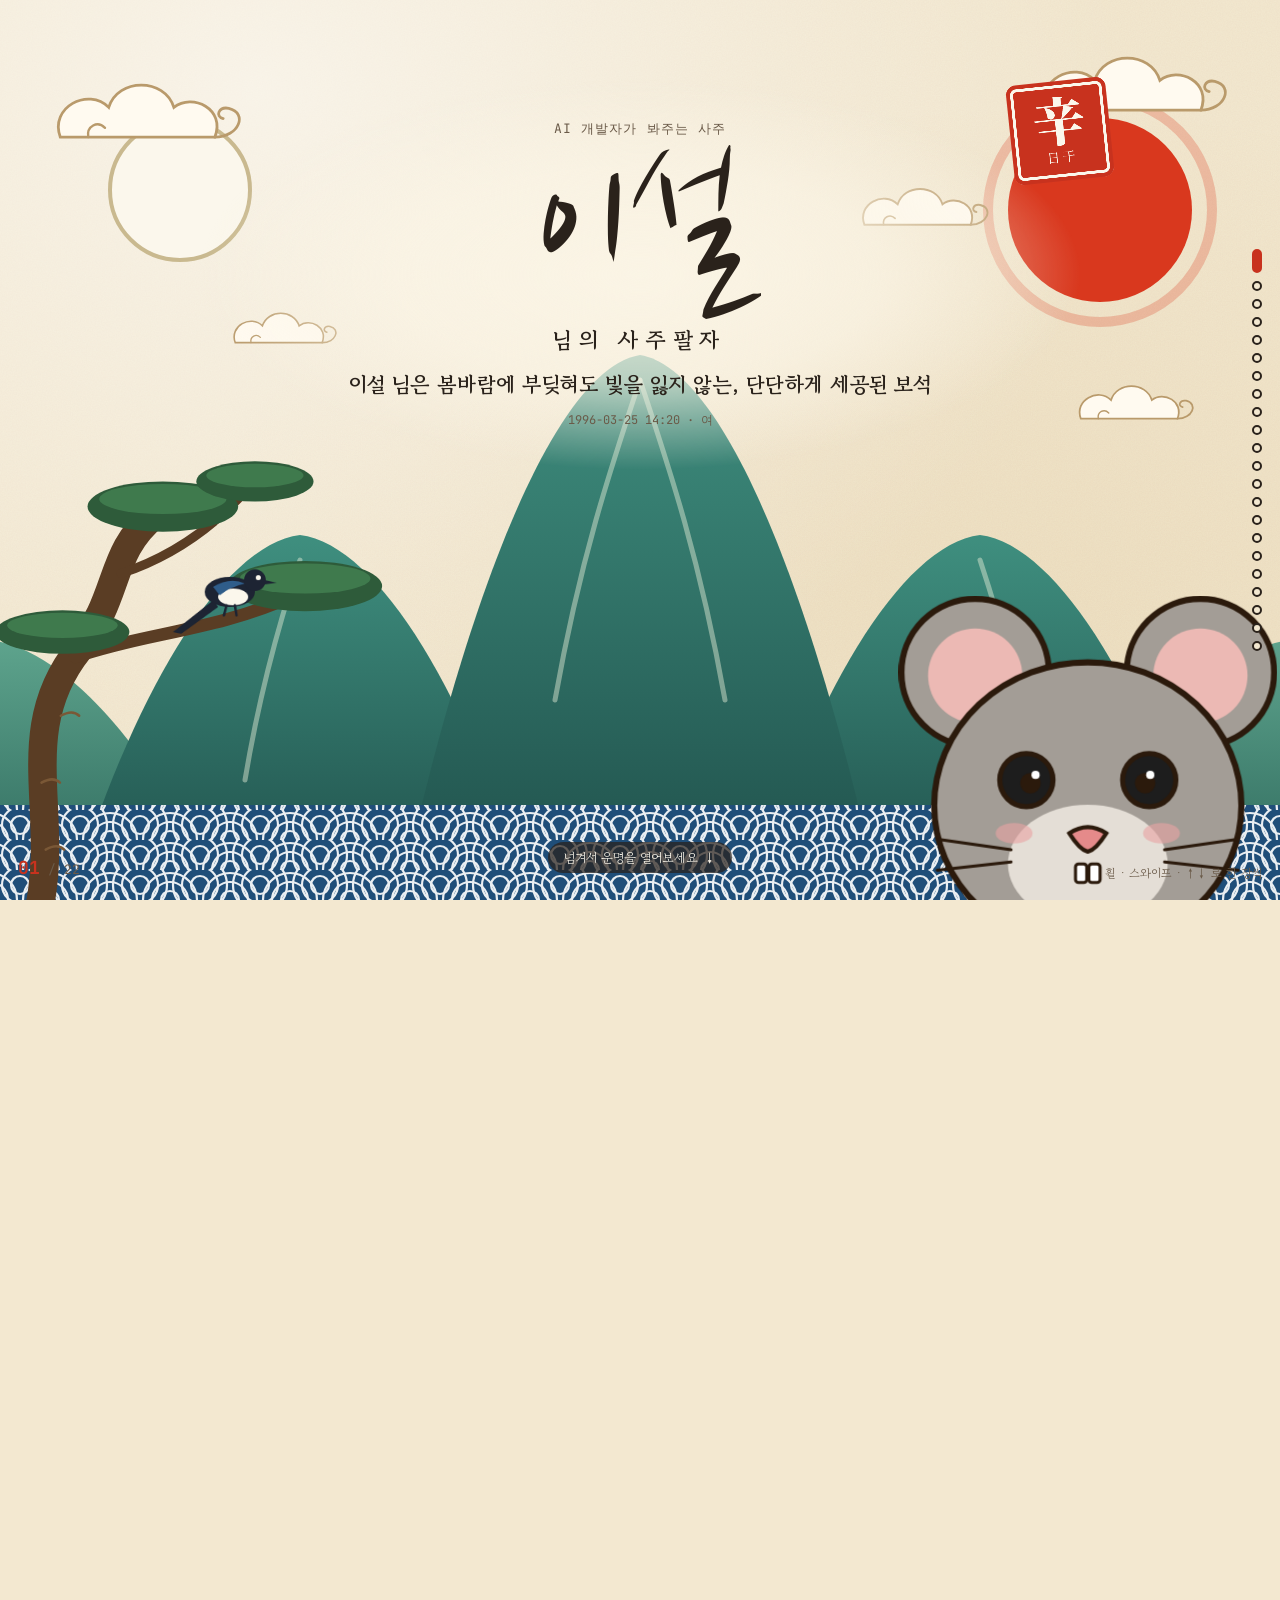
<file: docs/ecc9f778/index.html>
<!doctype html>
<html lang="ko">
<head>
<meta charset="utf-8">
<meta name="viewport" content="width=device-width, initial-scale=1">
<title>이설 님의 사주</title>
<meta name="description" content="이설 님은 봄바람에 부딪혀도 빛을 잃지 않는, 단단하게 세공된 보석">
<meta property="og:title" content="이설 님의 사주">
<meta property="og:description" content="이설 님은 봄바람에 부딪혀도 빛을 잃지 않는, 단단하게 세공된 보석">
<meta name="theme-color" content="#f3e8d0">
<meta name="robots" content="noindex, nofollow">
<link rel="preconnect" href="https://fonts.googleapis.com">
<link rel="preconnect" href="https://fonts.gstatic.com" crossorigin>
<link rel="stylesheet" href="https://fonts.googleapis.com/css2?family=Nanum+Brush+Script&family=Gowun+Batang:wght@400;700&family=Noto+Serif+KR:wght@500;900&family=JetBrains+Mono:wght@400;600&display=swap">
<link rel="stylesheet" href="../assets/style.css">
<script src="../assets/app.js" defer></script>
</head>
<body class="deck">
<div class="petals" aria-hidden="true"></div>
<main class="track"><section class="slide hero" data-nav="표지">
  <div class="layers"><svg class="scene" viewBox="0 0 1600 900" preserveAspectRatio="xMidYMax slice" aria-hidden="true">
  <defs>
    <linearGradient id="g-peak" x1="0" y1="0" x2="0" y2="1">
      <stop offset="0" stop-color="#3f8f7f"/><stop offset="1" stop-color="#1f4f4a"/>
    </linearGradient>
    <linearGradient id="g-peak2" x1="0" y1="0" x2="0" y2="1">
      <stop offset="0" stop-color="#5ea48d"/><stop offset="1" stop-color="#2b6559"/>
    </linearGradient>
    <pattern id="p-wave" width="60" height="30" patternUnits="userSpaceOnUse">
      <rect width="60" height="30" fill="#1f4e79"/>
      <g fill="none" stroke="#e9eef2" stroke-width="2.2">
        <circle cx="30" cy="30" r="27"/><circle cx="30" cy="30" r="18"/><circle cx="30" cy="30" r="9"/>
        <circle cx="0" cy="15" r="27"/><circle cx="0" cy="15" r="18"/><circle cx="0" cy="15" r="9"/>
        <circle cx="60" cy="15" r="27"/><circle cx="60" cy="15" r="18"/><circle cx="60" cy="15" r="9"/>
      </g>
    </pattern>
  </defs>

  <g class="sun"><circle cx="1260" cy="210" r="92" fill="#d9381e"/><circle cx="1260" cy="210" r="112" fill="none" stroke="#d9381e" stroke-opacity=".25" stroke-width="10"/></g>
  <g class="moon"><circle cx="340" cy="190" r="70" fill="#fbf7ec" stroke="#c9b98f" stroke-width="4"/></g>

  <g class="peaks">
    <path class="pk pk1" d="M-80 900 C -20 760 70 650 150 640 C 230 650 320 760 380 900 Z" fill="url(#g-peak2)"/>
    <path class="pk pk5" d="M1220 900 C 1280 760 1370 650 1450 640 C 1530 650 1620 760 1680 900 Z" fill="url(#g-peak2)"/>
    <path class="pk pk2" d="M230 900 C 290 700 380 545 460 535 C 540 545 630 700 690 900 Z" fill="url(#g-peak)"/>
    <path class="pk pk4" d="M910 900 C 970 700 1060 545 1140 535 C 1220 545 1310 700 1370 900 Z" fill="url(#g-peak)"/>
    <path class="pk pk3" d="M560 900 C 620 620 710 370 800 355 C 890 370 980 620 1040 900 Z" fill="url(#g-peak)"/>
    <g fill="none" stroke="#e8f0da" stroke-opacity=".45" stroke-width="5" stroke-linecap="round">
      <path class="pk pk3" d="M800 380 C 770 470 740 560 715 700"/><path class="pk pk3" d="M800 380 C 830 470 860 560 885 700"/>
      <path class="pk pk2" d="M460 560 C 440 620 420 690 405 780"/><path class="pk pk4" d="M1140 560 C 1160 620 1180 690 1195 780"/>
    </g>
  </g>

  <g class="waves"><rect x="-120" y="805" width="1840" height="100" fill="url(#p-wave)"/></g>
</svg><svg class="cloud c1" viewBox="-10 -30 220 90" aria-hidden="true">
  <path d="M0 40 C -12 8 30 -14 52 8 C 62 -24 112 -24 122 8 C 142 -8 178 10 166 40 Z" fill="#fffaf0" stroke="#b99a6b" stroke-width="3"/>
  <path d="M166 40 c 26 0 36 -26 15 -31 c -11 -2 -15 9 -6 11" fill="none" stroke="#b99a6b" stroke-width="3" stroke-linecap="round"/>
  <path d="M30 40 c -2 -12 10 -18 18 -10" fill="none" stroke="#b99a6b" stroke-width="2.5" stroke-linecap="round"/>
</svg><svg class="cloud c2" viewBox="-10 -30 220 90" aria-hidden="true">
  <path d="M0 40 C -12 8 30 -14 52 8 C 62 -24 112 -24 122 8 C 142 -8 178 10 166 40 Z" fill="#fffaf0" stroke="#b99a6b" stroke-width="3"/>
  <path d="M166 40 c 26 0 36 -26 15 -31 c -11 -2 -15 9 -6 11" fill="none" stroke="#b99a6b" stroke-width="3" stroke-linecap="round"/>
  <path d="M30 40 c -2 -12 10 -18 18 -10" fill="none" stroke="#b99a6b" stroke-width="2.5" stroke-linecap="round"/>
</svg><svg class="cloud c3" viewBox="-10 -30 220 90" aria-hidden="true">
  <path d="M0 40 C -12 8 30 -14 52 8 C 62 -24 112 -24 122 8 C 142 -8 178 10 166 40 Z" fill="#fffaf0" stroke="#b99a6b" stroke-width="3"/>
  <path d="M166 40 c 26 0 36 -26 15 -31 c -11 -2 -15 9 -6 11" fill="none" stroke="#b99a6b" stroke-width="3" stroke-linecap="round"/>
  <path d="M30 40 c -2 -12 10 -18 18 -10" fill="none" stroke="#b99a6b" stroke-width="2.5" stroke-linecap="round"/>
</svg><svg class="cloud c4" viewBox="-10 -30 220 90" aria-hidden="true">
  <path d="M0 40 C -12 8 30 -14 52 8 C 62 -24 112 -24 122 8 C 142 -8 178 10 166 40 Z" fill="#fffaf0" stroke="#b99a6b" stroke-width="3"/>
  <path d="M166 40 c 26 0 36 -26 15 -31 c -11 -2 -15 9 -6 11" fill="none" stroke="#b99a6b" stroke-width="3" stroke-linecap="round"/>
  <path d="M30 40 c -2 -12 10 -18 18 -10" fill="none" stroke="#b99a6b" stroke-width="2.5" stroke-linecap="round"/>
</svg><svg class="cloud c5" viewBox="-10 -30 220 90" aria-hidden="true">
  <path d="M0 40 C -12 8 30 -14 52 8 C 62 -24 112 -24 122 8 C 142 -8 178 10 166 40 Z" fill="#fffaf0" stroke="#b99a6b" stroke-width="3"/>
  <path d="M166 40 c 26 0 36 -26 15 -31 c -11 -2 -15 9 -6 11" fill="none" stroke="#b99a6b" stroke-width="3" stroke-linecap="round"/>
  <path d="M30 40 c -2 -12 10 -18 18 -10" fill="none" stroke="#b99a6b" stroke-width="2.5" stroke-linecap="round"/>
</svg><svg class="crane cr1" viewBox="-210 -170 380 210" aria-hidden="true">
  <g class="wing-far"><path d="M-10 0 C 0 50 50 85 110 95 C 80 60 60 30 30 5 Z" fill="#ece6d8" stroke="#3a3a3a" stroke-width="2"/></g>
  <path d="M58 6 L150 14 M58 10 L148 22" stroke="#3a3a3a" stroke-width="3" stroke-linecap="round"/>
  <ellipse cx="0" cy="0" rx="70" ry="22" fill="#fffdf7" stroke="#3a3a3a" stroke-width="2"/>
  <path d="M52 -6 Q 88 -2 74 16 Q 62 10 48 9 Z" fill="#1d1d1d"/>
  <path d="M-55 -8 C -90 -22 -112 -32 -150 -30" fill="none" stroke="#1d1d1d" stroke-width="10" stroke-linecap="round"/>
  <circle cx="-153" cy="-30" r="9" fill="#fffdf7" stroke="#3a3a3a" stroke-width="1.5"/>
  <circle cx="-154" cy="-36" r="5" fill="#d9381e"/>
  <path d="M-160 -30 L-204 -23 L-160 -25 Z" fill="#c9a44a"/>
  <g class="wing-near">
    <path d="M-25 -10 C -12 -90 58 -140 122 -152 C 92 -102 70 -60 38 -12 Z" fill="#fffdf7" stroke="#3a3a3a" stroke-width="2"/>
    <path d="M122 -152 C 104 -128 92 -110 82 -96 L 74 -84 C 90 -112 104 -134 122 -152 Z M82 -96 C 96 -104 110 -126 122 -152" fill="#1d1d1d" stroke="#1d1d1d" stroke-width="7" stroke-linejoin="round"/>
  </g>
</svg><svg class="crane cr2" viewBox="-210 -170 380 210" aria-hidden="true">
  <g class="wing-far"><path d="M-10 0 C 0 50 50 85 110 95 C 80 60 60 30 30 5 Z" fill="#ece6d8" stroke="#3a3a3a" stroke-width="2"/></g>
  <path d="M58 6 L150 14 M58 10 L148 22" stroke="#3a3a3a" stroke-width="3" stroke-linecap="round"/>
  <ellipse cx="0" cy="0" rx="70" ry="22" fill="#fffdf7" stroke="#3a3a3a" stroke-width="2"/>
  <path d="M52 -6 Q 88 -2 74 16 Q 62 10 48 9 Z" fill="#1d1d1d"/>
  <path d="M-55 -8 C -90 -22 -112 -32 -150 -30" fill="none" stroke="#1d1d1d" stroke-width="10" stroke-linecap="round"/>
  <circle cx="-153" cy="-30" r="9" fill="#fffdf7" stroke="#3a3a3a" stroke-width="1.5"/>
  <circle cx="-154" cy="-36" r="5" fill="#d9381e"/>
  <path d="M-160 -30 L-204 -23 L-160 -25 Z" fill="#c9a44a"/>
  <g class="wing-near">
    <path d="M-25 -10 C -12 -90 58 -140 122 -152 C 92 -102 70 -60 38 -12 Z" fill="#fffdf7" stroke="#3a3a3a" stroke-width="2"/>
    <path d="M122 -152 C 104 -128 92 -110 82 -96 L 74 -84 C 90 -112 104 -134 122 -152 Z M82 -96 C 96 -104 110 -126 122 -152" fill="#1d1d1d" stroke="#1d1d1d" stroke-width="7" stroke-linejoin="round"/>
  </g>
</svg><svg class="pine" viewBox="0 0 520 620" aria-hidden="true">
  <path d="M90 640 C 120 520 60 420 140 320 C 190 255 175 205 230 160" fill="none" stroke="#5a3d24" stroke-width="34" stroke-linecap="round"/>
  <path d="M135 330 C 220 300 300 300 400 255" fill="none" stroke="#5a3d24" stroke-width="15" stroke-linecap="round"/>
  <path d="M190 230 C 250 210 300 175 340 130" fill="none" stroke="#5a3d24" stroke-width="11" stroke-linecap="round"/>
  <g fill="none" stroke="#7a5836" stroke-width="3" stroke-linecap="round">
    <path d="M100 560 q 14 -8 22 0"/><path d="M95 480 q 14 -8 22 0"/><path d="M118 400 q 14 -8 22 0"/>
  </g>
  <g class="needles">
    <ellipse cx="410" cy="245" rx="92" ry="30" fill="#2e5b3a"/><ellipse cx="410" cy="236" rx="78" ry="18" fill="#3f7a4d"/>
    <ellipse cx="240" cy="150" rx="90" ry="30" fill="#2e5b3a"/><ellipse cx="240" cy="141" rx="76" ry="18" fill="#3f7a4d"/>
    <ellipse cx="350" cy="120" rx="70" ry="24" fill="#2e5b3a"/><ellipse cx="350" cy="113" rx="58" ry="14" fill="#3f7a4d"/>
    <ellipse cx="120" cy="300" rx="80" ry="26" fill="#2e5b3a"/><ellipse cx="120" cy="292" rx="66" ry="15" fill="#3f7a4d"/>
  </g>
  <g class="magpie">
    <path d="M300 262 L 252 300 L 262 302 L 306 270 Z" fill="#1d2433"/>
    <ellipse cx="320" cy="252" rx="30" ry="18" fill="#1d2433"/>
    <ellipse cx="324" cy="258" rx="18" ry="10" fill="#fbf7ec"/>
    <path d="M300 246 q 20 -12 38 -4 q -18 4 -30 14 Z" fill="#2f5d8a"/>
    <circle cx="350" cy="238" r="13" fill="#1d2433"/>
    <circle cx="354" cy="235" r="3" fill="#fbf7ec"/>
    <path d="M362 238 L 376 241 L 362 243 Z" fill="#1d2433"/>
    <path d="M316 268 l -3 12 M326 268 l 2 12" stroke="#1d2433" stroke-width="3" stroke-linecap="round"/>
  </g>
</svg><svg class="tiger animal-rat" viewBox="0 0 400 380" aria-hidden="true"><g class="tiger-body">
  <circle cx="90" cy="105" r="72" fill="#a39d96" stroke="#2b1a0c" stroke-width="6"/><circle cx="90" cy="108" r="46" fill="#ecb9b4"/>
  <circle cx="310" cy="105" r="72" fill="#a39d96" stroke="#2b1a0c" stroke-width="6"/><circle cx="310" cy="108" r="46" fill="#ecb9b4"/>
  <ellipse cx="200" cy="235" rx="150" ry="140" fill="#a39d96" stroke="#2b1a0c" stroke-width="6"/>
  <ellipse cx="200" cy="292" rx="78" ry="58" fill="#e4ded6"/>
  <g class="eyes"><circle cx="140" cy="210" r="26" fill="#1d1d1d" stroke="#2b1a0c" stroke-width="5"/><circle cx="260" cy="210" r="26" fill="#1d1d1d" stroke="#2b1a0c" stroke-width="5"/><circle class="pupil" cx="144" cy="213" r="10" fill="#2b1a0c"/><circle class="pupil" cx="256" cy="213" r="10" fill="#2b1a0c"/><circle cx="149" cy="205" r="4" fill="#fff"/><circle cx="261" cy="205" r="4" fill="#fff"/></g>
  <path d="M182 262 Q200 250 218 262 Q208 278 200 280 Q192 278 182 262 Z" fill="#e58a8a" stroke="#2b1a0c" stroke-width="4"/>
  <rect x="188" y="292" width="11" height="18" rx="3" fill="#fff" stroke="#2b1a0c" stroke-width="3"/>
  <rect x="201" y="292" width="11" height="18" rx="3" fill="#fff" stroke="#2b1a0c" stroke-width="3"/>
  <g stroke="#2b1a0c" stroke-width="3" stroke-linecap="round"><path d="M125 278 l -70 -10"/><path d="M125 290 l -72 8"/><path d="M275 278 l 70 -10"/><path d="M275 290 l 72 8"/></g>
  <ellipse cx="128" cy="262" rx="18" ry="10" fill="#e9a3a3" opacity=".6"/><ellipse cx="272" cy="262" rx="18" ry="10" fill="#e9a3a3" opacity=".6"/>
</g></svg></div>
  <div class="hero-text">
    <p class="kicker">AI 개발자가 봐주는 사주</p>
    <h1 class="name"><span class="ink">이설</span><span class="name-sub">님의 사주팔자</span></h1>
    <p class="headline">이설 님은 봄바람에 부딪혀도 빛을 잃지 않는, 단단하게 세공된 보석</p>
    <p class="meta">1996-03-25 14:20 · 여</p>
  </div>
  <div class="seal" aria-hidden="true"><span class="seal-char">辛</span><span class="seal-sub">日干</span></div>
  <button class="scroll-hint" data-go="next">넘겨서 운명을 열어보세요<span>↓</span></button>
</section><section class="slide" data-anim="stamp" data-nav="명식">
  <span class="wm" aria-hidden="true">命</span>
  <div class="slide-inner"><header class="s-head a" style="--d:1">
  <span class="hj">命</span>
  <div><p class="s-num">01 · 명식</p><h2>명식 한눈에</h2>
  <p class="s-sub">어려운 건 이것만 알면 돼요</p></div>
</header><div class="pillars"><div class="pillar a" style="--d:2">
  <div class="plabel">시주</div>
  <div class="pgod">편재</div>
  <div class="char wood">乙</div>
  <div class="char earth">未</div>
  <div class="pgod">편인</div>
</div><div class="pillar a me" style="--d:3">
  <div class="plabel">일주</div>
  <div class="pgod">나</div>
  <div class="char metal">辛</div>
  <div class="char metal">酉</div>
  <div class="pgod">비견</div>
</div><div class="pillar a" style="--d:4">
  <div class="plabel">월주</div>
  <div class="pgod">비견</div>
  <div class="char metal">辛</div>
  <div class="char wood">卯</div>
  <div class="pgod">편재</div>
</div><div class="pillar a" style="--d:5">
  <div class="plabel">년주</div>
  <div class="pgod">정관</div>
  <div class="char fire">丙</div>
  <div class="char water">子</div>
  <div class="pgod">식신</div>
</div></div><div class="el-chips a" style="--d:6"><span class="el-chip wood-bg">木 2</span><span class="el-chip fire-bg">火 1</span><span class="el-chip earth-bg">土 1</span><span class="el-chip metal-bg">金 3</span><span class="el-chip water-bg">水 1</span></div><p class="lead a" style="--d:7">주인공 글자는 辛(신금). 섬세하게 세공된 보석이에요.</p><p class="para a" style="--d:8">봄(卯월)에 태어난 보석이에요. 봄은 나무가 자라는 계절이라 쇠(金)가 힘을 잃기 쉬운데, 일지에 같은 金인 酉가 받쳐줘서 내 편 점수는 4/10. 약하지만 쉽게 꺾이지 않는 &#x27;단단한 신약&#x27;이에요.</p><p class="para a" style="--d:9">가장 눈에 띄는 건 일지 酉와 월지 卯가 정면으로 부딪히는 卯酉 충이에요. 삶에 변화와 이동이 많고, 마음속에서도 현실과 자존심이 자주 부딪혀요. 가장 필요한 기운(용신)은 金(내 편), 그다음은 土(안정과 기반)예요.</p><div class="evidence a" style="--d:10"><span class="ev-label">근거</span><span>일간 辛(음金)</span><span>월지 卯 (봄 木)</span><span>일지 酉 (金)</span><span>신약 4/10</span><span>卯–酉 충</span><span>용신 金 · 희신 土</span></div></div>
</section><section class="slide" data-anim="slide" data-nav="지나온 길">
  <span class="wm" aria-hidden="true">往</span>
  <div class="slide-inner"><header class="s-head a" style="--d:1">
  <span class="hj">往</span>
  <div><p class="s-num">02 · 지나온 길</p><h2>지나온 길 ①</h2>
  <p class="s-sub">태어나서 13살까지</p></div>
</header><p class="lead a" style="--d:2">지금까지 이렇게 살아왔을 거예요. 맞는지 하나씩 맞춰 보세요.</p><ol class="timeline"><li class="tl a" style="--d:3"><span class="tl-when">1996–2001 · 1~6세</span><div><h3>봄에 태어난 보석</h3><p>또렷하고 야무진 아기였을 거예요. 4살 무렵(1999)엔 이사나 집안 분위기의 변화가 있었을 가능성이 크고, 5살(2000)엔 사랑을 듬뿍 받았을 거예요.</p></div></li><li class="tl a" style="--d:4"><span class="tl-when">2002 · 7세</span><div><h3>대운 庚寅 시작</h3><p>형제나 친구와 경쟁이 시작된 시기. 지기 싫어하는 마음이 이때부터 커졌을 거예요. 어딜 가도 &#x27;예쁘다&#x27;, &#x27;똑 부러진다&#x27;는 말을 들었을 거고요.</p></div></li><li class="tl a" style="--d:5"><span class="tl-when">2005 · 10세</span><div><h3>乙酉 · 인기</h3><p>친구가 많고 인기가 많았을 거예요. 동시에 자존심도 부쩍 세졌어요.</p></div></li><li class="tl a" style="--d:6"><span class="tl-when">2007 · 12세</span><div><h3>丁亥 · 이동</h3><p>이사나 전학처럼 생활 환경이 바뀌었거나, 처음으로 큰 압박을 느낀 해였을 거예요.</p></div></li><li class="tl a" style="--d:7"><span class="tl-when">2008 · 13세</span><div><h3>戊子 · 예민한 시작</h3><p>사춘기가 시작되며 감정이 예민해졌을 거예요. 혼자 생각하는 시간이 늘었어요.</p></div></li></ol><div class="evidence a" style="--d:8"><span class="ev-label">근거</span><span>1999 卯–酉 충</span><span>2000 辰–酉 육합</span><span>대운 庚寅 2002–</span><span>2005 酉 도화</span><span>2007 亥 역마</span><span>2008 子–酉 귀문</span></div></div>
</section><section class="slide" data-anim="flip" data-nav="지나온 길">
  <span class="wm" aria-hidden="true">往</span>
  <div class="slide-inner"><header class="s-head a" style="--d:1">
  <span class="hj">往</span>
  <div><p class="s-num">03 · 지나온 길</p><h2>지나온 길 ②</h2>
  <p class="s-sub">14살부터 지금까지</p></div>
</header><p class="lead a" style="--d:2">부딪히고 옮겨 다니며 나만의 빛을 찾아온 시간이에요.</p><ol class="timeline many" style="--rows:4"><li class="tl a" style="--d:3"><span class="tl-when">2011 · 16세</span><div><h3>辛卯 · 크게 흔들린 해</h3><p>마음의 자리(일지)가 정면으로 부딪힌 해. 친구 관계, 가족, 진로 중 무언가가 크게 흔들렸을 가능성이 커요.</p></div></li><li class="tl a" style="--d:4"><span class="tl-when">2012 · 17세</span><div><h3>대운 己丑 시작</h3><p>생각이 깊어지고 공부와 입시에 몰두한 시기. 같은 해 마음의 자리와 합이 들어와 오래 기억에 남는 첫 진지한 인연이 있었을 거예요.</p></div></li><li class="tl a" style="--d:5"><span class="tl-when">2014 · 19세</span><div><h3>甲午 · 설렘과 출발</h3><p>대학 진학이나 새 출발과 함께 설레는 일이 많았던 해. 처음으로 내 돈을 벌어 본 경험도 이 무렵.</p></div></li><li class="tl a" style="--d:6"><span class="tl-when">2017 · 22세</span><div><h3>丁酉 · 사랑과 압박</h3><p>연애가 깊어지는 동시에 취업과 진로에 대한 압박이 컸던 해였을 거예요.</p></div></li><li class="tl a" style="--d:7"><span class="tl-when">2019 · 24세</span><div><h3>己亥 · 독립</h3><p>취업, 독립, 이사처럼 새로운 곳으로 크게 옮겨 간 해.</p></div></li><li class="tl a" style="--d:8"><span class="tl-when">2022 · 27세</span><div><h3>대운 戊子 시작</h3><p>새로운 10년이 시작되며 이직이나 새 출발을 했을 거예요. 하고 싶은 걸 하고 싶어진 시기.</p></div></li><li class="tl a" style="--d:9"><span class="tl-when">2023 · 28세</span><div><h3>癸卯 · 또 한 번의 충</h3><p>마음의 자리가 다시 부딪힌 해. 일, 관계, 거처 중 하나가 크게 바뀌었을 거예요.</p></div></li><li class="tl a" style="--d:10"><span class="tl-when">2024 · 29세</span><div><h3>甲辰 · 좋은 인연</h3><p>辰이 마음의 자리 酉와 합한 해. 좋은 사람을 만났거나 관계가 한층 깊어졌을 거예요.</p></div></li></ol><div class="evidence a" style="--d:11"><span class="ev-label">근거</span><span>2011 卯–酉 충</span><span>대운 己丑 2012– · 戊子 2022–</span><span>2012 辰–酉 육합</span><span>2014 午 도화</span><span>2019 亥 역마</span><span>2023 卯–酉 충</span><span>2024 辰–酉 육합</span></div></div>
</section><section class="slide" data-anim="rise" data-nav="성격">
  <span class="wm" aria-hidden="true">性</span>
  <div class="slide-inner"><header class="s-head a" style="--d:1">
  <span class="hj">性</span>
  <div><p class="s-num">04 · 성격</p><h2>어떤 사람인가</h2>
  <p class="s-sub">세공된 보석 · 단단한 자존심</p></div>
</header><p class="lead a" style="--d:2">세련되고 섬세하지만, 속에는 누구에게도 꺾이지 않는 자기 기준이 있는 사람.</p><p class="para a" style="--d:3">辛金은 원석이 아니라 이미 다듬어진 보석이에요. 깔끔하고 정돈된 걸 좋아하고, 작은 흠도 잘 보여요. 취향과 안목이 분명해서 옷, 물건, 사람 모두 &#x27;아무거나&#x27;가 없어요.</p><p class="para a" style="--d:4">일주가 辛酉, 하늘과 땅이 같은 金이에요. 자존심과 독립심이 아주 강하고 내 세계가 뚜렷해요. 남에게 기대기보다 스스로 해내는 걸 더 편하게 여겨요.</p><p class="para a" style="--d:5">마음의 자리 酉에 도화가 있어 타고난 매력이 있어요. 사람을 끄는 분위기가 있고, 가만히 있어도 눈에 띄어요. 다만 子酉 귀문이 있어 예민하고 직감이 날카로워요. 남들이 못 느끼는 분위기까지 다 느껴서 쉽게 지쳐요.</p><div class="chips a" style="--d:6"><span>세련됨</span><span>안목</span><span>자존심</span><span>독립심</span><span>매력</span><span>예민함</span></div><div class="evidence a" style="--d:7"><span class="ev-label">근거</span><span>일간 辛 (보석)</span><span>일주 辛酉 (간여지동)</span><span>도화: 일지 酉</span><span>子–酉 귀문</span></div></div>
</section><section class="slide" data-anim="stamp" data-nav="겉과 속">
  <span class="wm" aria-hidden="true">面</span>
  <div class="slide-inner"><header class="s-head a" style="--d:1">
  <span class="hj">面</span>
  <div><p class="s-num">05 · 겉과 속</p><h2>남들이 보는 나 vs 진짜 나</h2>
  <p class="s-sub">월주는 사회의 얼굴, 일지는 속마음</p></div>
</header><div class="cards"><div class="card a" style="--d:2"><span class="badge">辛卯</span><h3>남들이 보는 나</h3><p>월주가 辛卯, 보석과 봄 나무. 밖에선 세련되고 당당하며 현실 감각과 돈 감각이 좋은 사람으로 보여요. &#x27;알아서 잘하는 사람&#x27;이라는 평을 들어요.</p></div><div class="card a" style="--d:3"><span class="badge">辛酉</span><h3>진짜 나</h3><p>일주는 辛酉, 보석 위의 보석. 속은 더 단단한 자기 기준과 자존심이 있어요. 그리고 생각보다 외로움을 많이 타요.</p></div><div class="card a" style="--d:4"><span class="badge">卯酉 충</span><h3>그 사이의 간극</h3><p>겉의 卯와 속의 酉가 정면으로 부딪혀요. 현실(돈, 일)과 마음(자존심, 내 방식)이 자주 싸워요. 결정을 바꿨다가 다시 돌아오는 일이 잦은 이유예요.</p></div></div><div class="evidence a" style="--d:5"><span class="ev-label">근거</span><span>월주 辛卯 (비견·편재)</span><span>일지 酉 (비견)</span><span>卯–酉 충</span></div></div>
</section><section class="slide" data-anim="slide" data-nav="재능">
  <span class="wm" aria-hidden="true">才</span>
  <div class="slide-inner"><header class="s-head a" style="--d:1">
  <span class="hj">才</span>
  <div><p class="s-num">06 · 재능</p><h2>타고난 재능</h2>
  <p class="s-sub">다섯 개의 무기</p></div>
</header><div class="cards"><div class="card a" style="--d:2"><span class="badge">辛金</span><h3>안목과 미적 감각</h3><p>보석의 기운. 색, 디자인, 품질을 보는 눈이 남달라요. 고르는 물건마다 &#x27;어디서 샀어?&#x27; 소리를 들어요.</p></div><div class="card a" style="--d:3"><span class="badge">桃花</span><h3>타고난 매력</h3><p>마음의 자리에 도화. 사람을 끄는 분위기와 존재감이 있어요.</p></div><div class="card a" style="--d:4"><span class="badge">偏財</span><h3>돈 감각</h3><p>월지에 편재. 돈의 흐름을 읽고 기회를 알아보는 감각이 좋아요.</p></div><div class="card a" style="--d:5"><span class="badge">食神</span><h3>표현과 손재주</h3><p>년지 子가 식신이에요. 말, 글, 손으로 만드는 재능이 숨어 있어요.</p></div><div class="card a" style="--d:6"><span class="badge">鬼門</span><h3>날카로운 직감</h3><p>子酉 귀문. 사람과 상황을 꿰뚫어 보는 촉이 있어요.</p></div></div><div class="evidence a" style="--d:7"><span class="ev-label">근거</span><span>일간 辛</span><span>도화 酉</span><span>월지 卯 편재</span><span>년지 子 식신</span><span>子–酉 귀문</span></div></div>
</section><section class="slide" data-anim="flip" data-nav="약점">
  <span class="wm" aria-hidden="true">病</span>
  <div class="slide-inner"><header class="s-head a" style="--d:1">
  <span class="hj">病</span>
  <div><p class="s-num">07 · 약점</p><h2>조심할 점</h2>
  <p class="s-sub">알고 있으면 피할 수 있어요</p></div>
</header><div class="cards"><div class="card a" style="--d:2"><span class="badge">卯酉 충</span><h3>잦은 흔들림</h3><p>卯酉 충. 큰 결정을 내렸다가 뒤집거나, 이사와 이직이 잦아요. 중요한 결정은 하루 재우세요.</p></div><div class="card a" style="--d:3"><span class="badge">辛金</span><h3>완벽주의 피로</h3><p>보석은 흠을 못 참아요. 남에게도 나에게도 기준이 높아 스스로를 지치게 해요.</p></div><div class="card a" style="--d:4"><span class="badge">子卯 형</span><h3>가족과의 미묘한 거리</h3><p>년지 子와 월지 卯가 형(刑)이에요. 가족에게 가장 예민하게 반응하고, 가까울수록 말에 상처를 주고받기 쉬워요.</p></div><div class="card a" style="--d:5"><span class="badge">鬼門</span><h3>예민한 잠</h3><p>귀문의 기운으로 생각이 많아 잠이 얕을 수 있어요.</p></div></div><div class="evidence a" style="--d:6"><span class="ev-label">근거</span><span>卯–酉 충</span><span>子–卯 형</span><span>子–酉 귀문</span><span>신약 4/10</span></div></div>
</section><section class="slide" data-anim="rise" data-nav="일하는 법">
  <span class="wm" aria-hidden="true">工</span>
  <div class="slide-inner"><header class="s-head a" style="--d:1">
  <span class="hj">工</span>
  <div><p class="s-num">08 · 일하는 법</p><h2>일하는 방식</h2>
  <p class="s-sub">감각형 전문가</p></div>
</header><p class="lead a" style="--d:2">내 안목과 기준을 인정받는 자리에서, 남들이 못 따라오는 완성도를 보여줘요.</p><p class="para a" style="--d:3">비겁 2(자존심과 독립), 재성 2(현실과 돈), 식상 1(표현). 시키는 일을 그대로 하기보다 &#x27;내 방식으로 더 예쁘게, 더 낫게&#x27; 만들 때 실력이 나와요. 결과물의 퀄리티로 말하는 사람이에요.</p><p class="para a" style="--d:4">팁: 卯酉 충 때문에 환경이 자주 바뀌어요. 회사는 바뀌어도 &#x27;내 분야&#x27;는 하나로 정해 두세요. 쌓인 경력이 이 사주를 지켜줘요.</p><div class="chips a" style="--d:5"><span>완성도 ↑</span><span>안목 ↑</span><span>독립성 ↑</span><span>인내심 ↓</span><span>반복 업무 ↓</span></div><div class="evidence a" style="--d:6"><span class="ev-label">근거</span><span>비겁 2</span><span>재성 2</span><span>식상 1</span><span>卯–酉 충</span></div></div>
</section><section class="slide" data-anim="stamp" data-nav="직업">
  <span class="wm" aria-hidden="true">業</span>
  <div class="slide-inner"><header class="s-head a" style="--d:1">
  <span class="hj">業</span>
  <div><p class="s-num">09 · 직업</p><h2>잘 맞는 직업</h2>
  <p class="s-sub">적합도</p></div>
</header><p class="lead a" style="--d:2">핵심은 &#x27;안목과 감각을 돈으로 바꾸는&#x27; 일.</p><div class="fit"><div class="fit-row a" style="--d:3"><span class="fit-label">디자인 · 패션 · 뷰티 · 주얼리<small>보석의 안목 + 도화의 감각</small></span><span class="fit-track"><span class="fit-fill" style="--v:92%"></span></span><span class="fit-val">92%</span></div><div class="fit-row a" style="--d:4"><span class="fit-label">마케팅 · 브랜딩 · MD<small>월지 편재, 돈과 트렌드를 읽는 눈</small></span><span class="fit-track"><span class="fit-fill" style="--v:88%"></span></span><span class="fit-val">88%</span></div><div class="fit-row a" style="--d:5"><span class="fit-label">금융 · 자산 관리<small>金의 정확함 + 재성</small></span><span class="fit-track"><span class="fit-fill" style="--v:84%"></span></span><span class="fit-val">84%</span></div><div class="fit-row a" style="--d:6"><span class="fit-label">방송 · 콘텐츠 · 크리에이터<small>도화 + 식신, 보여주는 일</small></span><span class="fit-track"><span class="fit-fill" style="--v:82%"></span></span><span class="fit-val">82%</span></div><div class="fit-row a" style="--d:7"><span class="fit-label">교육 · 상담<small>직감과 섬세함</small></span><span class="fit-track"><span class="fit-fill" style="--v:74%"></span></span><span class="fit-val">74%</span></div><div class="fit-row a" style="--d:8"><span class="fit-label">단순 반복 사무직<small>卯酉 충, 같은 자리는 답답해요</small></span><span class="fit-track"><span class="fit-fill" style="--v:48%"></span></span><span class="fit-val">48%</span></div></div><p class="para a" style="--d:9">회사 안에서든 독립해서든 &#x27;내 이름이 붙는 결과물&#x27;을 만드는 쪽으로 가면 40대에 크게 커요.</p><div class="evidence a" style="--d:10"><span class="ev-label">근거</span><span>일간 辛</span><span>도화 酉</span><span>월지 편재</span><span>식신 子</span><span>대운 丁亥 2032–</span></div></div>
</section><section class="slide" data-anim="slide" data-nav="재물">
  <span class="wm" aria-hidden="true">財</span>
  <div class="slide-inner"><header class="s-head a" style="--d:1">
  <span class="hj">財</span>
  <div><p class="s-num">10 · 재물</p><h2>돈은 얼마나 벌까</h2>
  <p class="s-sub">재물 그릇 · 사주로 본 추정치예요</p></div>
</header><div class="stats"><div class="stat a" style="--d:2"><span class="st-label">재물 그릇</span><span class="st-value">부자 그릇</span><span class="st-sub">순자산 20~30억이 상한선</span></div><div class="stat a" style="--d:3"><span class="st-label">돈 기회가 가장 큰 시기</span><span class="st-value">2032–2041</span><span class="st-sub">37세 대운 丁亥 · 亥卯未 재성국</span></div><div class="stat a" style="--d:4"><span class="st-label">지키고 쌓는 시기</span><span class="st-value">2042–2051</span><span class="st-sub">47세 대운 丙戌 · 집과 문서</span></div></div><p class="para a" style="--d:5">월지에 편재가 있고 시주에도 편재가 있어요. 돈의 흐름을 읽는 감각은 타고났어요. 다만 신약이라 돈이 들어오는 만큼 지키는 힘을 길러야 해요.</p><p class="para a" style="--d:6">37세 丁亥 대운에 亥가 원국의 卯·未와 만나 재성이 하나로 뭉쳐요(亥卯未 삼합). 인생에서 돈 기회가 가장 크게 몰리는 10년이에요. 이때 무리하지 않고 체력과 사람을 관리하면, 47세 이후 그걸 집과 자산으로 단단하게 바꿔요.</p><p class="para a" style="--d:7">주의: 卯酉 충이라 돈이 들고 나는 폭이 커요. 수입이 좋을 때 일정 비율은 무조건 묶어 두세요.</p><div class="evidence a" style="--d:8"><span class="ev-label">근거</span><span>월지 卯 · 시간 乙 편재</span><span>신약 4/10</span><span>대운 丁亥: 亥卯未 삼합</span><span>대운 丙戌 (정관·정인)</span></div></div>
</section><section class="slide" data-anim="flip" data-nav="연애">
  <span class="wm" aria-hidden="true">愛</span>
  <div class="slide-inner"><header class="s-head a" style="--d:1">
  <span class="hj">愛</span>
  <div><p class="s-num">11 · 연애</p><h2>연애 스타일</h2>
  <p class="s-sub">도도해 보여도 한 번 빠지면 깊다</p></div>
</header><p class="lead a" style="--d:2">쉽게 마음을 주지 않지만, 내 사람이라 정하면 누구보다 깊고 진하게 사랑하는 사람.</p><p class="para a" style="--d:3">마음의 자리 酉에 도화가 있어 이성에게 인기가 많아요. 먼저 다가가지 않아도 사람이 와요. 대신 고르는 눈이 까다로워요.</p><p class="para a" style="--d:4">여자 사주에서 남편 별은 관성이에요. 정관 丙이 하나, 그것도 일간 辛과 합(丙辛합)을 이루고 있어요. 바르고 따뜻하며 책임감 있는 사람에게 끌리고, 한 번 마음을 정하면 깊게 묶여요. 연상일 가능성도 높아요.</p><p class="para a" style="--d:5">주의할 점: 마음의 자리에 나와 같은 글자(비견)가 있어 연애를 해도 &#x27;나만의 공간&#x27;이 꼭 필요해요. 상대가 그걸 이해 못 하면 답답해져요. 그리고 卯酉 충 때문에 사랑이 깊어질수록 사소한 일로 크게 부딪힐 수 있어요.</p><div class="evidence a" style="--d:6"><span class="ev-label">근거</span><span>도화 酉 (일지)</span><span>정관 丙 · 丙辛합</span><span>일지 酉 비견</span><span>卯–酉 충</span></div></div>
</section><section class="slide" data-anim="rise" data-nav="결혼">
  <span class="wm" aria-hidden="true">緣</span>
  <div class="slide-inner"><header class="s-head a" style="--d:1">
  <span class="hj">緣</span>
  <div><p class="s-num">12 · 결혼</p><h2>결혼과 배우자</h2>
  <p class="s-sub">결혼 시기</p></div>
</header><p class="lead a" style="--d:2">결혼 운이 가장 강한 해는 바로 올해와 내년, 2026~2027년(31~32세)이에요.</p><p class="para a" style="--d:3">배우자상: 정관 丙의 사람. 밝고 따뜻하며 원칙 있는 사람, 사회적으로 인정받는 사람이에요. 마음의 자리에 비견이 있어 결혼 후에도 각자의 일과 공간을 존중하는 관계일 때 가장 오래 행복해요.</p><ol class="timeline"><li class="tl a" style="--d:4"><span class="tl-when">2024 · 29세</span><div><h3>甲辰 · 인연의 시작</h3><p>辰이 마음의 자리 酉와 합한 해. 이때 만난 사람이 중요한 인연일 가능성이 커요.</p></div></li><li class="tl a now" style="--d:5"><span class="tl-when">2026 · 31세</span><div><h3>丙午 · 결혼<span class="now-badge">지금</span></h3><p>남편 별 丙이 하늘에 뜨고 일간과 합, 午는 도화. 결혼 1순위 해예요.</p></div></li><li class="tl a" style="--d:6"><span class="tl-when">2027 · 32세</span><div><h3>丁未 · 다음 창</h3><p>편관이 들어와 관계가 현실이 되는 해. 2026년을 넘기면 이때가 두 번째 기회.</p></div></li><li class="tl a" style="--d:7"><span class="tl-when">2036 · 41세</span><div><h3>丙辰 · 늦은 인연</h3><p>늦어진다면 丙과 辰이 함께 오는 이 해에 다시 큰 인연이 와요.</p></div></li></ol><div class="evidence a" style="--d:8"><span class="ev-label">근거</span><span>정관 丙 · 丙辛합</span><span>2024 辰–酉 육합</span><span>2026 丙 정관 · 午 도화</span><span>2027 丁 편관</span><span>2036 丙 · 辰–酉 육합</span></div></div>
</section><section class="slide" data-anim="stamp" data-nav="자녀">
  <span class="wm" aria-hidden="true">子</span>
  <div class="slide-inner"><header class="s-head a" style="--d:1">
  <span class="hj">子</span>
  <div><p class="s-num">13 · 자녀</p><h2>자녀운</h2>
  <p class="s-sub">몇 명, 언제</p></div>
</header><div class="stats"><div class="stat a" style="--d:2"><span class="st-label">자녀 수</span><span class="st-value">2명</span><span class="st-sub">1명일 확률도 있어요</span></div><div class="stat a" style="--d:3"><span class="st-label">첫째</span><span class="st-value">2028–2031</span><span class="st-sub">33~36세 · 대운 子 식신</span></div><div class="stat a" style="--d:4"><span class="st-label">구성</span><span class="st-value">딸 → 아들</span><span class="st-sub">식신(딸) 다음 상관(아들)</span></div></div><p class="para a" style="--d:5">여자 사주에서 자녀는 식상(水)이에요. 년지에 식신 子가 있고, 지금 대운(戊子)의 뒤 5년도 子 식신이라 결혼 후 자녀 인연이 자연스럽게 이어져요.</p><p class="para a" style="--d:6">둘째의 창은 水가 연달아 들어오는 2032 壬子(상관), 2033 癸丑(식신)이에요.</p><p class="para a" style="--d:7">시주(자녀 자리)에 편재와 편인. 아이가 감각 있고 생각이 깊으며, 자기만의 재능이 뚜렷해요.</p><div class="evidence a" style="--d:8"><span class="ev-label">근거</span><span>식상 1 (년지 子 식신)</span><span>대운 戊子 2022–2031</span><span>2032 壬(상관) · 2033 癸(식신)</span><span>시주 乙未</span></div></div>
</section><section class="slide" data-anim="slide" data-nav="인연">
  <span class="wm" aria-hidden="true">友</span>
  <div class="slide-inner"><header class="s-head a" style="--d:1">
  <span class="hj">友</span>
  <div><p class="s-num">14 · 인연</p><h2>인간관계와 궁합</h2>
  <p class="s-sub">띠로 보는 궁합</p></div>
</header><div class="cards"><div class="card a" style="--d:2"><span class="badge">辰 · 丑 · 申</span><h3>찰떡 궁합</h3><p>용띠(辰)는 마음의 자리 酉와 육합이라 최고의 연인 궁합. 소띠(丑)와 원숭이띠(申)는 부족한 金과 土를 채워주는 든든한 내 편이에요.</p></div><div class="card a" style="--d:3"><span class="badge">午</span><h3>설레는 인연</h3><p>말띠(午)는 이 사주의 도화예요. 만나면 설레고 끌려요.</p></div><div class="card a" style="--d:4"><span class="badge">卯 · 酉</span><h3>부딪히는 인연</h3><p>토끼띠(卯)는 卯酉 충, 같은 닭띠(酉)는 서로 자존심이 부딪혀요. 나쁜 사람이 아니라 결이 달라 피곤해요.</p></div><div class="card a" style="--d:5"><span class="badge">比劫</span><h3>친구 관계</h3><p>넓게 사귀기보다 취향이 맞는 소수와 깊게 지내요. 내 기준을 존중해 주는 친구가 평생 가요.</p></div></div><div class="evidence a" style="--d:6"><span class="ev-label">근거</span><span>일지 酉</span><span>용신 金 · 희신 土</span><span>辰–酉 육합</span><span>午 도화</span><span>卯–酉 충</span><span>酉–酉 자형</span></div></div>
</section><section class="slide" data-anim="flip" data-nav="건강">
  <span class="wm" aria-hidden="true">身</span>
  <div class="slide-inner"><header class="s-head a" style="--d:1">
  <span class="hj">身</span>
  <div><p class="s-num">15 · 건강</p><h2>컨디션 관리</h2>
  <p class="s-sub">오행 전통 해석이에요. 의학적 진단이 아니에요</p></div>
</header><div class="cards"><div class="card a" style="--d:2"><span class="badge">金×3</span><h3>호흡기 · 피부</h3><p>金이 셋이라 폐와 피부가 예민해요. 건조한 날, 환절기에 특히 신경 쓰세요.</p></div><div class="card a" style="--d:3"><span class="badge">卯酉 충</span><h3>눈 · 신경 · 근육</h3><p>金이 木을 치는 卯酉 충. 눈 피로, 두통, 어깨 뭉침으로 신호가 와요.</p></div><div class="card a" style="--d:4"><span class="badge">鬼門</span><h3>수면</h3><p>귀문의 기운으로 잠이 얕고 꿈이 많을 수 있어요. 자기 전 화면 줄이기가 제일 효과 좋아요.</p></div><div class="card a" style="--d:5"><span class="badge">辛金</span><h3>마음 건강</h3><p>완벽주의가 쌓이면 번아웃이 와요. &#x27;이 정도면 됐다&#x27;를 연습하세요.</p></div></div><div class="evidence a" style="--d:6"><span class="ev-label">근거</span><span>金3</span><span>卯–酉 충</span><span>子–酉 귀문</span></div></div>
</section><section class="slide" data-anim="rise" data-nav="대운">
  <span class="wm" aria-hidden="true">運</span>
  <div class="slide-inner"><header class="s-head a" style="--d:1">
  <span class="hj">運</span>
  <div><p class="s-num">16 · 대운</p><h2>인생 로드맵</h2>
  <p class="s-sub">10년 단위 대운 · 역행 · 7세 시작</p></div>
</header><ol class="timeline many" style="--rows:4"><li class="tl a" style="--d:2"><span class="tl-when">2002–2011</span><div><h3>庚寅 · 7세</h3><p>겁재 · 정재. 경쟁 속에서 자존심과 생활력이 길러진 시기.</p></div></li><li class="tl a" style="--d:3"><span class="tl-when">2012–2021</span><div><h3>己丑 · 17세</h3><p>편인. 생각이 깊어지고 공부와 내면에 집중한 10년.</p></div></li><li class="tl a now" style="--d:4"><span class="tl-when">2022–2031</span><div><h3>戊子 · 27세<span class="now-badge">지금</span></h3><p>정인 · 식신. 안정과 표현이 함께 오는 시기. 결혼과 첫 아이의 10년.</p></div></li><li class="tl a" style="--d:5"><span class="tl-when">2032–2041</span><div><h3>丁亥 · 37세</h3><p>편관 · 상관. 亥卯未가 뭉쳐 돈 기회가 가장 큰 10년. 바쁘고 압박도 커요.</p></div></li><li class="tl a" style="--d:6"><span class="tl-when">2042–2051</span><div><h3>丙戌 · 47세</h3><p>정관 · 정인. 명예와 안정. 집과 자산이 단단해지는 시기.</p></div></li><li class="tl a" style="--d:7"><span class="tl-when">2052–2061</span><div><h3>乙酉 · 57세</h3><p>편재 · 비견. 金이 힘을 얻어 활동이 다시 넓어져요.</p></div></li><li class="tl a" style="--d:8"><span class="tl-when">2062–2071</span><div><h3>甲申 · 67세</h3><p>정재 · 겁재. 모은 것을 누리는 넉넉한 시기.</p></div></li><li class="tl a" style="--d:9"><span class="tl-when">2072–2081</span><div><h3>癸未 · 77세</h3><p>식신 · 편인. 취미와 여유의 노년.</p></div></li></ol><div class="evidence a" style="--d:10"><span class="ev-label">근거</span><span>역행 · 대운수 7</span><span>戊子 = 정인 · 식신</span><span>丁亥: 亥卯未 삼합</span><span>丙戌 = 정관 · 정인</span></div></div>
</section><section class="slide" data-anim="stamp" data-nav="올해">
  <span class="wm" aria-hidden="true">年</span>
  <div class="slide-inner"><header class="s-head a" style="--d:1">
  <span class="hj">年</span>
  <div><p class="s-num">17 · 올해</p><h2>올해와 내년</h2>
  <p class="s-sub">2026 · 2027 · 2028</p></div>
</header><div class="cards"><div class="card a" style="--d:2"><span class="badge">인연 · 도화</span><h3>2026 丙午 · 인연과 인정</h3><p>남편 별 丙이 하늘에 뜨고 일간과 합해요. 午는 도화. 결혼 운이 가장 강한 해이자, 직장에서 인정받고 자리가 올라가는 해예요. 남은 두 달, 중요한 사람과의 약속을 미루지 마세요.</p></div><div class="card a" style="--d:3"><span class="badge">책임</span><h3>2027 丁未 · 책임이 커지는 해</h3><p>편관이 들어와 일과 관계 모두 책임이 커져요. 卯未가 뭉쳐 돈 기회도 생기지만 무리하면 지쳐요.</p></div><div class="card a" style="--d:4"><span class="badge">용신</span><h3>2028 戊申 · 안정의 해</h3><p>용신 金과 희신 土가 함께 와요. 집, 계약, 문서 운이 좋고 마음이 가장 편안한 해. 새 식구를 맞을 준비에도 좋아요.</p></div></div><div class="evidence a" style="--d:5"><span class="ev-label">근거</span><span>2026 丙 정관 · 丙辛합 · 午 도화</span><span>2027 丁 편관 · 卯–未 반합</span><span>2028 戊 정인 · 申 겁재 = 용신</span></div></div>
</section><section class="slide" data-anim="slide" data-nav="개운법">
  <span class="wm" aria-hidden="true">福</span>
  <div class="slide-inner"><header class="s-head a" style="--d:1">
  <span class="hj">福</span>
  <div><p class="s-num">18 · 개운법</p><h2>운을 여는 법</h2>
  <p class="s-sub">용신 金(금) · 희신 土(토)</p></div>
</header><div class="stats"><div class="stat a" style="--d:2"><span class="st-label">행운의 색</span><span class="st-value">흰색 · 은색</span><span class="st-sub">금색, 베이지도 좋아요</span></div><div class="stat a" style="--d:3"><span class="st-label">방향</span><span class="st-value">서쪽</span><span class="st-sub">서향 자리, 서쪽 여행</span></div><div class="stat a" style="--d:4"><span class="st-label">숫자</span><span class="st-value">4 · 9</span><span class="st-sub">金의 수</span></div><div class="stat a" style="--d:5"><span class="st-label">계절</span><span class="st-value">가을</span><span class="st-sub">큰 시작은 8~10월에</span></div></div><div class="cards"><div class="card a" style="--d:6"><span class="badge">金</span><h3>정리정돈</h3><p>주변이 깔끔할수록 마음과 운이 단단해져요. 보석은 잘 닦을 때 빛나요.</p></div><div class="card a" style="--d:7"><span class="badge">土</span><h3>작은 루틴 지키기</h3><p>흔들림이 많은 사주라 매일 같은 시간에 하는 습관 하나가 큰 닻이 돼요.</p></div><div class="card a" style="--d:8"><span class="badge">卯酉</span><h3>결정은 하루 재우기</h3><p>卯酉 충의 충동을 막는 가장 쉬운 방법이에요.</p></div><div class="card a" style="--d:9"><span class="badge">金</span><h3>나를 위한 좋은 물건</h3><p>마음에 드는 은색·금속 액세서리 하나. 이 사주에선 실제로 기운을 채워요.</p></div></div><div class="evidence a" style="--d:10"><span class="ev-label">근거</span><span>용신 金 · 희신 土</span><span>기신 木</span><span>卯–酉 충</span></div></div>
</section><section class="slide" data-anim="flip" data-nav="앞으로">
  <span class="wm" aria-hidden="true">來</span>
  <div class="slide-inner"><header class="s-head a" style="--d:1">
  <span class="hj">來</span>
  <div><p class="s-num">19 · 앞으로</p><h2>앞으로 어떻게 살까</h2>
  <p class="s-sub">시기별 숙제</p></div>
</header><p class="lead a" style="--d:2">흔들려도 깨지지 않는 보석처럼. 변화를 겁내지 말고, 내 기준만은 놓치지 않기.</p><div class="cards"><div class="card a" style="--d:3"><span class="badge">丙午 · 丁未</span><h3>2026–2027 · 짝과 자리</h3><p>결혼과 커리어 모두 결정의 시기. 좋은 사람이 나타나면 망설이지 마세요.</p></div><div class="card a" style="--d:4"><span class="badge">戊子 후반</span><h3>2028–2031 · 가정과 첫 아이</h3><p>안정과 새 식구의 시기. 일은 조금 덜어내고 기반을 다지세요.</p></div><div class="card a" style="--d:5"><span class="badge">丁亥</span><h3>2032–2041 · 기회의 10년</h3><p>돈 기회가 가장 크게 오는 10년. 체력과 사람 관리가 승부를 가려요.</p></div><div class="card a" style="--d:6"><span class="badge">丙戌</span><h3>2042– · 지키고 쌓기</h3><p>명예와 안정, 집과 자산이 단단해지는 시기. 늦게까지 빛나는 보석이 돼요.</p></div><div class="card a" style="--d:7"><span class="badge">辛金</span><h3>평생 원칙</h3><p>변화는 받아들이되 내 기준은 지킬 것. 보석은 환경이 바뀌어도 보석이에요.</p></div></div><div class="evidence a" style="--d:8"><span class="ev-label">근거</span><span>용신 金</span><span>대운 戊子 · 丁亥 · 丙戌</span><span>卯–酉 충</span></div></div>
</section><section class="slide" data-anim="rise" data-nav="근거">
  <span class="wm" aria-hidden="true">證</span>
  <div class="slide-inner"><header class="s-head a" style="--d:1">
  <span class="hj">證</span>
  <div><p class="s-num">20 · 근거</p><h2>이 풀이가 다른 이유</h2>
  <p class="s-sub">그냥 챗봇 사주와 무엇이 다른가</p></div>
</header><div class="cards"><div class="card a" style="--d:2"><span class="badge">曆</span><h3>만세력 직접 계산</h3><p>1996-03-25 14:20을 서울 지방시 13:48로 보정하고, 태양 황경으로 경칩(3/5) 이후임을 확인해 辛卯월로 세웠어요. 시주는 보정 전후 모두 未시예요.</p></div><div class="card a" style="--d:3"><span class="badge">合</span><h3>떨어진 글자의 합</h3><p>년간 丙과 일간 辛이 멀리서 합(丙辛합)을 이뤄요. 그래서 남편 인연이 강하면서도 늦게, 혹은 나이 차를 두고 온다고 읽었어요.</p></div><div class="card a" style="--d:4"><span class="badge">沖</span><h3>충과 형과 귀문</h3><p>卯酉 충, 子卯 형, 子酉 귀문까지 계산해서 변화가 잦았던 해(1999, 2011, 2023)를 짚었어요.</p></div><div class="card a" style="--d:5"><span class="badge">證</span><h3>모든 장에 근거</h3><p>각 장 아래 근거 칩에 해석이 나온 글자를 적었어요. 근거 없는 덕담은 넣지 않았어요.</p></div></div><div class="evidence a" style="--d:6"><span class="ev-label">근거</span><span>절입 경칩 1996-03-05</span><span>지방시 −32분</span><span>丙辛합</span><span>卯–酉 충 · 子–卯 형 · 子–酉 귀문</span><span>도화 酉</span></div></div>
</section><section class="slide closing" data-anim="rise" data-nav="끝">
  <span class="wm" aria-hidden="true">終</span>
  <div class="slide-inner">
    <p class="closing-text a" style="--d:1">부딪힐수록 더 빛나는 보석이에요. 올해 찾아오는 인연과 기회를, 당신만의 기준으로 꼭 붙잡으세요.</p>
    <p class="a" style="--d:2"><button class="btn" data-go="0">처음부터 다시 보기</button> <a class="btn ghost" href="star/">별자리로도 보기 ✦</a></p>
    <footer class="a" style="--d:3">
      <p>AI 개발자가 봐주는 사주 · 재미로 보는 해석이며 중요한 결정의 근거가 아닙니다.</p>
      <p><a href="../">← 처음으로</a></p>
    </footer>
  </div>
</section></main>
</body>
</html>
</file>
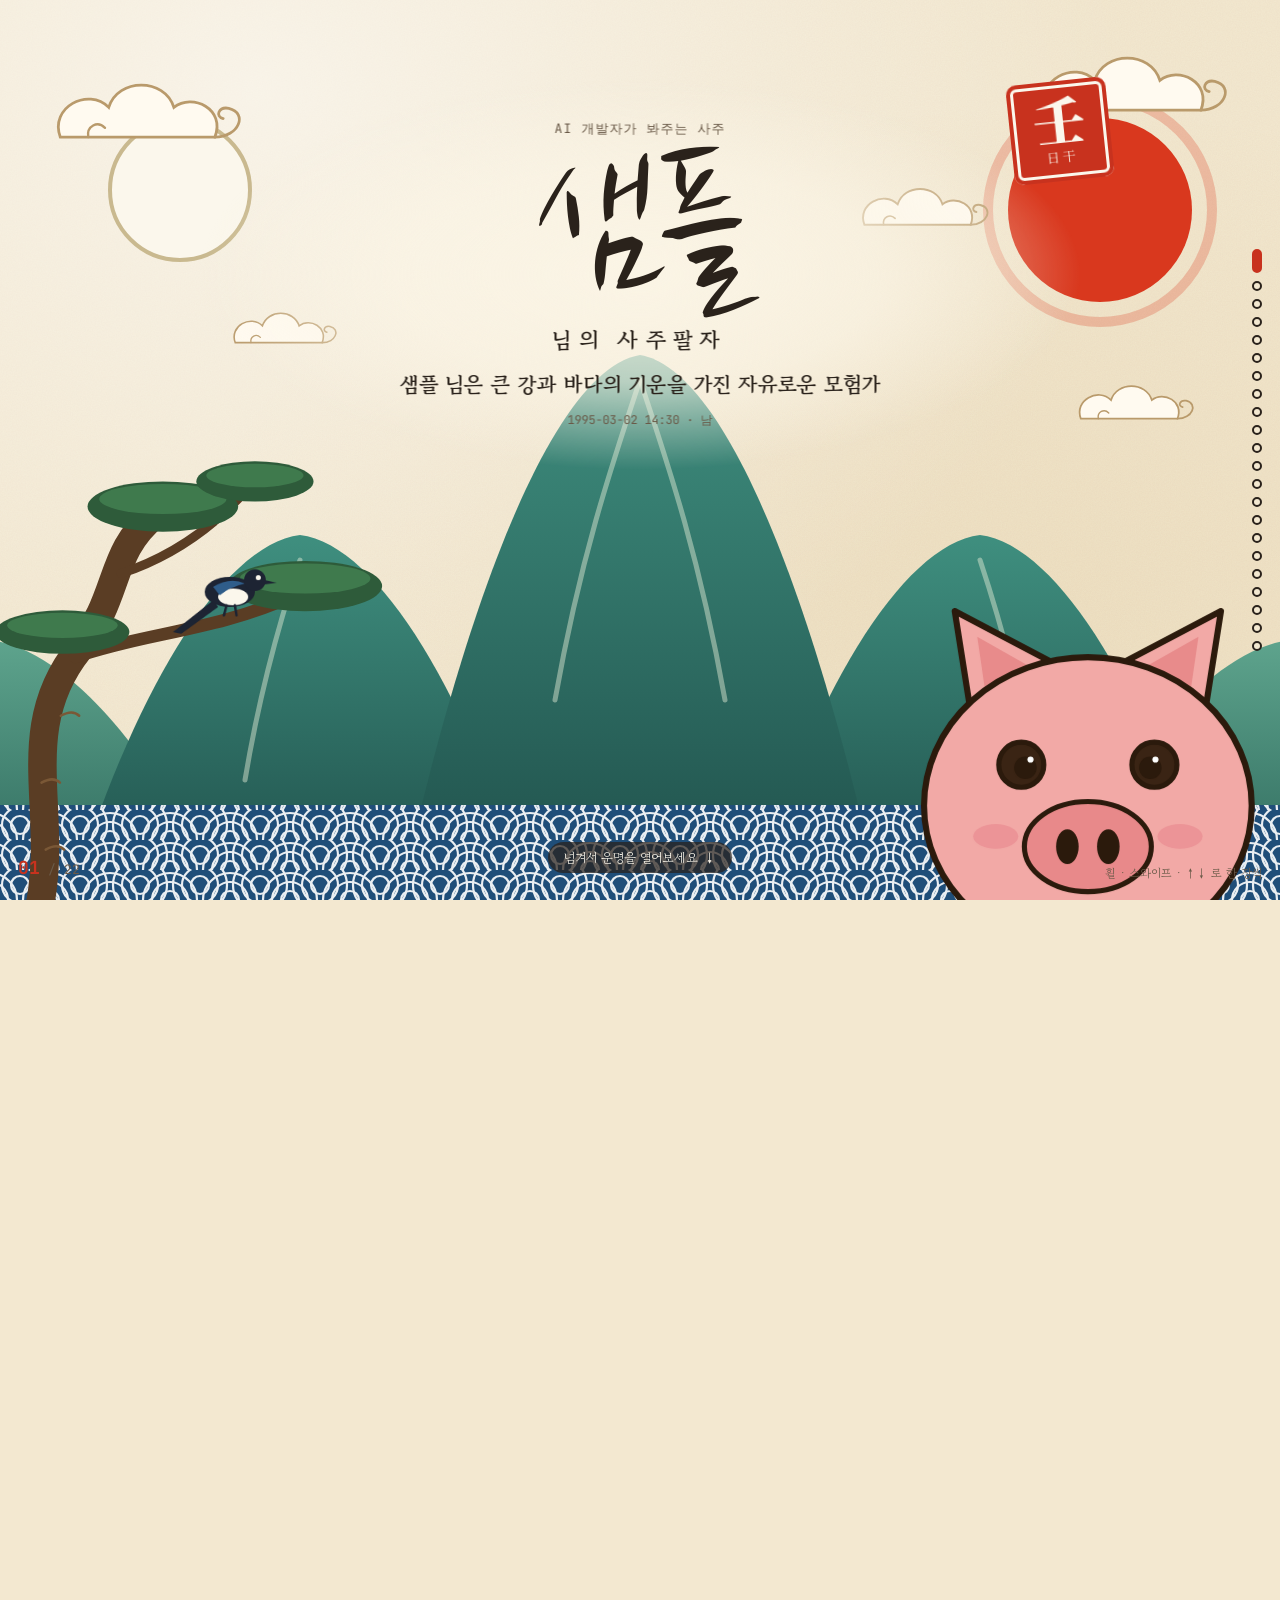
<file: docs/sample/index.html>
<!doctype html>
<html lang="ko">
<head>
<meta charset="utf-8">
<meta name="viewport" content="width=device-width, initial-scale=1">
<title>샘플 님의 사주</title>
<meta name="description" content="샘플 님은 큰 강과 바다의 기운을 가진 자유로운 모험가">
<meta property="og:title" content="샘플 님의 사주">
<meta property="og:description" content="샘플 님은 큰 강과 바다의 기운을 가진 자유로운 모험가">
<meta name="theme-color" content="#f3e8d0">
<meta name="robots" content="noindex, nofollow">
<link rel="preconnect" href="https://fonts.googleapis.com">
<link rel="preconnect" href="https://fonts.gstatic.com" crossorigin>
<link rel="stylesheet" href="https://fonts.googleapis.com/css2?family=Nanum+Brush+Script&family=Gowun+Batang:wght@400;700&family=Noto+Serif+KR:wght@500;900&family=JetBrains+Mono:wght@400;600&display=swap">
<link rel="stylesheet" href="../assets/style.css">
<script src="../assets/app.js" defer></script>
</head>
<body class="deck">
<div class="petals" aria-hidden="true"></div>
<main class="track"><section class="slide hero" data-nav="표지">
  <div class="layers"><svg class="scene" viewBox="0 0 1600 900" preserveAspectRatio="xMidYMax slice" aria-hidden="true">
  <defs>
    <linearGradient id="g-peak" x1="0" y1="0" x2="0" y2="1">
      <stop offset="0" stop-color="#3f8f7f"/><stop offset="1" stop-color="#1f4f4a"/>
    </linearGradient>
    <linearGradient id="g-peak2" x1="0" y1="0" x2="0" y2="1">
      <stop offset="0" stop-color="#5ea48d"/><stop offset="1" stop-color="#2b6559"/>
    </linearGradient>
    <pattern id="p-wave" width="60" height="30" patternUnits="userSpaceOnUse">
      <rect width="60" height="30" fill="#1f4e79"/>
      <g fill="none" stroke="#e9eef2" stroke-width="2.2">
        <circle cx="30" cy="30" r="27"/><circle cx="30" cy="30" r="18"/><circle cx="30" cy="30" r="9"/>
        <circle cx="0" cy="15" r="27"/><circle cx="0" cy="15" r="18"/><circle cx="0" cy="15" r="9"/>
        <circle cx="60" cy="15" r="27"/><circle cx="60" cy="15" r="18"/><circle cx="60" cy="15" r="9"/>
      </g>
    </pattern>
  </defs>

  <g class="sun"><circle cx="1260" cy="210" r="92" fill="#d9381e"/><circle cx="1260" cy="210" r="112" fill="none" stroke="#d9381e" stroke-opacity=".25" stroke-width="10"/></g>
  <g class="moon"><circle cx="340" cy="190" r="70" fill="#fbf7ec" stroke="#c9b98f" stroke-width="4"/></g>

  <g class="peaks">
    <path class="pk pk1" d="M-80 900 C -20 760 70 650 150 640 C 230 650 320 760 380 900 Z" fill="url(#g-peak2)"/>
    <path class="pk pk5" d="M1220 900 C 1280 760 1370 650 1450 640 C 1530 650 1620 760 1680 900 Z" fill="url(#g-peak2)"/>
    <path class="pk pk2" d="M230 900 C 290 700 380 545 460 535 C 540 545 630 700 690 900 Z" fill="url(#g-peak)"/>
    <path class="pk pk4" d="M910 900 C 970 700 1060 545 1140 535 C 1220 545 1310 700 1370 900 Z" fill="url(#g-peak)"/>
    <path class="pk pk3" d="M560 900 C 620 620 710 370 800 355 C 890 370 980 620 1040 900 Z" fill="url(#g-peak)"/>
    <g fill="none" stroke="#e8f0da" stroke-opacity=".45" stroke-width="5" stroke-linecap="round">
      <path class="pk pk3" d="M800 380 C 770 470 740 560 715 700"/><path class="pk pk3" d="M800 380 C 830 470 860 560 885 700"/>
      <path class="pk pk2" d="M460 560 C 440 620 420 690 405 780"/><path class="pk pk4" d="M1140 560 C 1160 620 1180 690 1195 780"/>
    </g>
  </g>

  <g class="waves"><rect x="-120" y="805" width="1840" height="100" fill="url(#p-wave)"/></g>
</svg><svg class="cloud c1" viewBox="-10 -30 220 90" aria-hidden="true">
  <path d="M0 40 C -12 8 30 -14 52 8 C 62 -24 112 -24 122 8 C 142 -8 178 10 166 40 Z" fill="#fffaf0" stroke="#b99a6b" stroke-width="3"/>
  <path d="M166 40 c 26 0 36 -26 15 -31 c -11 -2 -15 9 -6 11" fill="none" stroke="#b99a6b" stroke-width="3" stroke-linecap="round"/>
  <path d="M30 40 c -2 -12 10 -18 18 -10" fill="none" stroke="#b99a6b" stroke-width="2.5" stroke-linecap="round"/>
</svg><svg class="cloud c2" viewBox="-10 -30 220 90" aria-hidden="true">
  <path d="M0 40 C -12 8 30 -14 52 8 C 62 -24 112 -24 122 8 C 142 -8 178 10 166 40 Z" fill="#fffaf0" stroke="#b99a6b" stroke-width="3"/>
  <path d="M166 40 c 26 0 36 -26 15 -31 c -11 -2 -15 9 -6 11" fill="none" stroke="#b99a6b" stroke-width="3" stroke-linecap="round"/>
  <path d="M30 40 c -2 -12 10 -18 18 -10" fill="none" stroke="#b99a6b" stroke-width="2.5" stroke-linecap="round"/>
</svg><svg class="cloud c3" viewBox="-10 -30 220 90" aria-hidden="true">
  <path d="M0 40 C -12 8 30 -14 52 8 C 62 -24 112 -24 122 8 C 142 -8 178 10 166 40 Z" fill="#fffaf0" stroke="#b99a6b" stroke-width="3"/>
  <path d="M166 40 c 26 0 36 -26 15 -31 c -11 -2 -15 9 -6 11" fill="none" stroke="#b99a6b" stroke-width="3" stroke-linecap="round"/>
  <path d="M30 40 c -2 -12 10 -18 18 -10" fill="none" stroke="#b99a6b" stroke-width="2.5" stroke-linecap="round"/>
</svg><svg class="cloud c4" viewBox="-10 -30 220 90" aria-hidden="true">
  <path d="M0 40 C -12 8 30 -14 52 8 C 62 -24 112 -24 122 8 C 142 -8 178 10 166 40 Z" fill="#fffaf0" stroke="#b99a6b" stroke-width="3"/>
  <path d="M166 40 c 26 0 36 -26 15 -31 c -11 -2 -15 9 -6 11" fill="none" stroke="#b99a6b" stroke-width="3" stroke-linecap="round"/>
  <path d="M30 40 c -2 -12 10 -18 18 -10" fill="none" stroke="#b99a6b" stroke-width="2.5" stroke-linecap="round"/>
</svg><svg class="cloud c5" viewBox="-10 -30 220 90" aria-hidden="true">
  <path d="M0 40 C -12 8 30 -14 52 8 C 62 -24 112 -24 122 8 C 142 -8 178 10 166 40 Z" fill="#fffaf0" stroke="#b99a6b" stroke-width="3"/>
  <path d="M166 40 c 26 0 36 -26 15 -31 c -11 -2 -15 9 -6 11" fill="none" stroke="#b99a6b" stroke-width="3" stroke-linecap="round"/>
  <path d="M30 40 c -2 -12 10 -18 18 -10" fill="none" stroke="#b99a6b" stroke-width="2.5" stroke-linecap="round"/>
</svg><svg class="crane cr1" viewBox="-210 -170 380 210" aria-hidden="true">
  <g class="wing-far"><path d="M-10 0 C 0 50 50 85 110 95 C 80 60 60 30 30 5 Z" fill="#ece6d8" stroke="#3a3a3a" stroke-width="2"/></g>
  <path d="M58 6 L150 14 M58 10 L148 22" stroke="#3a3a3a" stroke-width="3" stroke-linecap="round"/>
  <ellipse cx="0" cy="0" rx="70" ry="22" fill="#fffdf7" stroke="#3a3a3a" stroke-width="2"/>
  <path d="M52 -6 Q 88 -2 74 16 Q 62 10 48 9 Z" fill="#1d1d1d"/>
  <path d="M-55 -8 C -90 -22 -112 -32 -150 -30" fill="none" stroke="#1d1d1d" stroke-width="10" stroke-linecap="round"/>
  <circle cx="-153" cy="-30" r="9" fill="#fffdf7" stroke="#3a3a3a" stroke-width="1.5"/>
  <circle cx="-154" cy="-36" r="5" fill="#d9381e"/>
  <path d="M-160 -30 L-204 -23 L-160 -25 Z" fill="#c9a44a"/>
  <g class="wing-near">
    <path d="M-25 -10 C -12 -90 58 -140 122 -152 C 92 -102 70 -60 38 -12 Z" fill="#fffdf7" stroke="#3a3a3a" stroke-width="2"/>
    <path d="M122 -152 C 104 -128 92 -110 82 -96 L 74 -84 C 90 -112 104 -134 122 -152 Z M82 -96 C 96 -104 110 -126 122 -152" fill="#1d1d1d" stroke="#1d1d1d" stroke-width="7" stroke-linejoin="round"/>
  </g>
</svg><svg class="crane cr2" viewBox="-210 -170 380 210" aria-hidden="true">
  <g class="wing-far"><path d="M-10 0 C 0 50 50 85 110 95 C 80 60 60 30 30 5 Z" fill="#ece6d8" stroke="#3a3a3a" stroke-width="2"/></g>
  <path d="M58 6 L150 14 M58 10 L148 22" stroke="#3a3a3a" stroke-width="3" stroke-linecap="round"/>
  <ellipse cx="0" cy="0" rx="70" ry="22" fill="#fffdf7" stroke="#3a3a3a" stroke-width="2"/>
  <path d="M52 -6 Q 88 -2 74 16 Q 62 10 48 9 Z" fill="#1d1d1d"/>
  <path d="M-55 -8 C -90 -22 -112 -32 -150 -30" fill="none" stroke="#1d1d1d" stroke-width="10" stroke-linecap="round"/>
  <circle cx="-153" cy="-30" r="9" fill="#fffdf7" stroke="#3a3a3a" stroke-width="1.5"/>
  <circle cx="-154" cy="-36" r="5" fill="#d9381e"/>
  <path d="M-160 -30 L-204 -23 L-160 -25 Z" fill="#c9a44a"/>
  <g class="wing-near">
    <path d="M-25 -10 C -12 -90 58 -140 122 -152 C 92 -102 70 -60 38 -12 Z" fill="#fffdf7" stroke="#3a3a3a" stroke-width="2"/>
    <path d="M122 -152 C 104 -128 92 -110 82 -96 L 74 -84 C 90 -112 104 -134 122 -152 Z M82 -96 C 96 -104 110 -126 122 -152" fill="#1d1d1d" stroke="#1d1d1d" stroke-width="7" stroke-linejoin="round"/>
  </g>
</svg><svg class="pine" viewBox="0 0 520 620" aria-hidden="true">
  <path d="M90 640 C 120 520 60 420 140 320 C 190 255 175 205 230 160" fill="none" stroke="#5a3d24" stroke-width="34" stroke-linecap="round"/>
  <path d="M135 330 C 220 300 300 300 400 255" fill="none" stroke="#5a3d24" stroke-width="15" stroke-linecap="round"/>
  <path d="M190 230 C 250 210 300 175 340 130" fill="none" stroke="#5a3d24" stroke-width="11" stroke-linecap="round"/>
  <g fill="none" stroke="#7a5836" stroke-width="3" stroke-linecap="round">
    <path d="M100 560 q 14 -8 22 0"/><path d="M95 480 q 14 -8 22 0"/><path d="M118 400 q 14 -8 22 0"/>
  </g>
  <g class="needles">
    <ellipse cx="410" cy="245" rx="92" ry="30" fill="#2e5b3a"/><ellipse cx="410" cy="236" rx="78" ry="18" fill="#3f7a4d"/>
    <ellipse cx="240" cy="150" rx="90" ry="30" fill="#2e5b3a"/><ellipse cx="240" cy="141" rx="76" ry="18" fill="#3f7a4d"/>
    <ellipse cx="350" cy="120" rx="70" ry="24" fill="#2e5b3a"/><ellipse cx="350" cy="113" rx="58" ry="14" fill="#3f7a4d"/>
    <ellipse cx="120" cy="300" rx="80" ry="26" fill="#2e5b3a"/><ellipse cx="120" cy="292" rx="66" ry="15" fill="#3f7a4d"/>
  </g>
  <g class="magpie">
    <path d="M300 262 L 252 300 L 262 302 L 306 270 Z" fill="#1d2433"/>
    <ellipse cx="320" cy="252" rx="30" ry="18" fill="#1d2433"/>
    <ellipse cx="324" cy="258" rx="18" ry="10" fill="#fbf7ec"/>
    <path d="M300 246 q 20 -12 38 -4 q -18 4 -30 14 Z" fill="#2f5d8a"/>
    <circle cx="350" cy="238" r="13" fill="#1d2433"/>
    <circle cx="354" cy="235" r="3" fill="#fbf7ec"/>
    <path d="M362 238 L 376 241 L 362 243 Z" fill="#1d2433"/>
    <path d="M316 268 l -3 12 M326 268 l 2 12" stroke="#1d2433" stroke-width="3" stroke-linecap="round"/>
  </g>
</svg><svg class="tiger animal-pig" viewBox="0 0 400 380" aria-hidden="true"><g class="tiger-body">
  <path d="M85 140 L 70 45 L 165 95 Z" fill="#f2a9a6" stroke="#2b1a0c" stroke-width="6" stroke-linejoin="round"/>
  <path d="M100 125 L 92 70 L 145 100 Z" fill="#e88b8b"/>
  <path d="M315 140 L 330 45 L 235 95 Z" fill="#f2a9a6" stroke="#2b1a0c" stroke-width="6" stroke-linejoin="round"/>
  <path d="M300 125 L 308 70 L 255 100 Z" fill="#e88b8b"/>
  <ellipse cx="200" cy="235" rx="160" ry="145" fill="#f2a9a6" stroke="#2b1a0c" stroke-width="6"/>
  <g class="eyes"><circle cx="135" cy="195" r="22" fill="#3a2414" stroke="#2b1a0c" stroke-width="5"/><circle cx="265" cy="195" r="22" fill="#3a2414" stroke="#2b1a0c" stroke-width="5"/><circle class="pupil" cx="139" cy="198" r="11" fill="#2b1a0c"/><circle class="pupil" cx="261" cy="198" r="11" fill="#2b1a0c"/><circle cx="144" cy="190" r="3" fill="#fff"/><circle cx="266" cy="190" r="3" fill="#fff"/></g>
  <ellipse cx="200" cy="275" rx="62" ry="44" fill="#e8898a" stroke="#2b1a0c" stroke-width="5"/>
  <ellipse cx="180" cy="275" rx="11" ry="17" fill="#2b1a0c"/><ellipse cx="220" cy="275" rx="11" ry="17" fill="#2b1a0c"/>
  <path d="M170 335 q30 16 60 0" fill="none" stroke="#2b1a0c" stroke-width="4" stroke-linecap="round"/>
  <ellipse cx="110" cy="265" rx="22" ry="12" fill="#ec8f94" opacity=".8"/><ellipse cx="290" cy="265" rx="22" ry="12" fill="#ec8f94" opacity=".8"/>
</g></svg></div>
  <div class="hero-text">
    <p class="kicker">AI 개발자가 봐주는 사주</p>
    <h1 class="name"><span class="ink">샘플</span><span class="name-sub">님의 사주팔자</span></h1>
    <p class="headline">샘플 님은 큰 강과 바다의 기운을 가진 자유로운 모험가</p>
    <p class="meta">1995-03-02 14:30 · 남</p>
  </div>
  <div class="seal" aria-hidden="true"><span class="seal-char">壬</span><span class="seal-sub">日干</span></div>
  <button class="scroll-hint" data-go="next">넘겨서 운명을 열어보세요<span>↓</span></button>
</section><section class="slide" data-anim="stamp" data-nav="명식">
  <span class="wm" aria-hidden="true">命</span>
  <div class="slide-inner"><header class="s-head a" style="--d:1">
  <span class="hj">命</span>
  <div><p class="s-num">01 · 명식</p><h2>명식 한눈에</h2>
  <p class="s-sub">어려운 건 이것만 알면 돼요</p></div>
</header><div class="pillars"><div class="pillar a" style="--d:2">
  <div class="plabel">시주</div>
  <div class="pgod">정재</div>
  <div class="char fire">丁</div>
  <div class="char earth">未</div>
  <div class="pgod">정관</div>
</div><div class="pillar a me" style="--d:3">
  <div class="plabel">일주</div>
  <div class="pgod">나</div>
  <div class="char water">壬</div>
  <div class="char earth">辰</div>
  <div class="pgod">편관</div>
</div><div class="pillar a" style="--d:4">
  <div class="plabel">월주</div>
  <div class="pgod">편관</div>
  <div class="char earth">戊</div>
  <div class="char wood">寅</div>
  <div class="pgod">식신</div>
</div><div class="pillar a" style="--d:5">
  <div class="plabel">년주</div>
  <div class="pgod">상관</div>
  <div class="char wood">乙</div>
  <div class="char water">亥</div>
  <div class="pgod">비견</div>
</div></div><div class="el-chips a" style="--d:6"><span class="el-chip wood-bg">木 2</span><span class="el-chip fire-bg">火 1</span><span class="el-chip earth-bg">土 3</span><span class="el-chip metal-bg">金 0</span><span class="el-chip water-bg">水 2</span></div><p class="lead a" style="--d:7">샘플 님은 큰 강과 바다의 기운을 타고난 사람.</p><p class="para a" style="--d:8">사주의 주인공 글자(일간)는 壬, 큰 강과 바다예요.</p><p class="para a" style="--d:9">내 편 기운이 1/10로 약해서 주변 도움을 잘 받아야 하고, 가장 필요한 기운(용신)은 金(금)예요.</p><div class="evidence a" style="--d:10"><span class="ev-label">근거</span><span>일간 壬(양水)</span><span>신약 1/10</span><span>용신 金</span></div></div>
</section><section class="slide" data-anim="slide" data-nav="지나온 길">
  <span class="wm" aria-hidden="true">往</span>
  <div class="slide-inner"><header class="s-head a" style="--d:1">
  <span class="hj">往</span>
  <div><p class="s-num">02 · 지나온 길</p><h2>지나온 길 ①</h2>
  <p class="s-sub">어린 시절</p></div>
</header><p class="lead a" style="--d:2">지금까지 이렇게 살아왔을 거예요. 맞는지 하나씩 맞춰 보세요.</p><ol class="timeline"><li class="tl a" style="--d:3"><span class="tl-when">1995–2002</span><div><h3>대운 전 · 1~8세</h3><p>타고난 기운 그대로 자란 시기. 스케일이 크고 자유로운 흐름형. 넓게 보고 빠르게 흡수해요.</p></div></li><li class="tl a" style="--d:4"><span class="tl-when">1998 · 4세</span><div><h3>戊寅 · 아기 때</h3><p>압박이나 스트레스가 큰 일을 겪었을 거예요. 새로운 곳으로 옮기거나 멀리 다녀올 일이 있었을 거예요.</p></div></li><li class="tl a" style="--d:5"><span class="tl-when">2001 · 7세</span><div><h3>辛巳 · 어린 시절</h3><p>좋은 선생님이나 어른의 도움을 받았을 거예요. 새로운 곳으로 옮기거나 멀리 다녀올 일이 있었을 거예요.</p></div></li><li class="tl a" style="--d:6"><span class="tl-when">2003 · 9세</span><div><h3>대운 丁丑 시작</h3><p>10년의 흐름이 바뀌었어요. 앞 5년엔 현실적인 책임과 돈 관리를 처음 배웠을 거예요. 뒤 5년엔 규칙을 잘 지켜 칭찬받거나 책임 있는 역할을 맡았을 거예요.</p></div></li><li class="tl a" style="--d:7"><span class="tl-when">2006 · 12세</span><div><h3>丙戌 · 초등학생 때</h3><p>활동 범위가 넓어지고 바깥일에 관심이 많았을 거예요. 이사, 전학, 가족의 변화처럼 환경이 크게 바뀌었을 가능성이 커요.</p></div></li></ol><div class="evidence a" style="--d:8"><span class="ev-label">근거</span><span>대운 丁丑 (2003–)</span><span>대운 丙子 (2013–)</span><span>대운 乙亥 (2023–)</span><span>연운 1995–2025</span></div></div>
</section><section class="slide" data-anim="flip" data-nav="지나온 길">
  <span class="wm" aria-hidden="true">往</span>
  <div class="slide-inner"><header class="s-head a" style="--d:1">
  <span class="hj">往</span>
  <div><p class="s-num">03 · 지나온 길</p><h2>지나온 길 ②</h2>
  <p class="s-sub">10대부터 지금까지</p></div>
</header><p class="lead a" style="--d:2">지금까지 이렇게 살아왔을 거예요. 맞는지 하나씩 맞춰 보세요.</p><ol class="timeline many" style="--rows:4"><li class="tl a" style="--d:3"><span class="tl-when">2008 · 14세</span><div><h3>戊子 · 중고등학생 때</h3><p>압박이나 스트레스가 큰 일을 겪었을 거예요. 인기가 많았거나 마음이 설레는 일이 있었을 거예요.</p></div></li><li class="tl a" style="--d:4"><span class="tl-when">2010 · 16세</span><div><h3>庚寅 · 중고등학생 때</h3><p>생각이 많아지고 혼자 있는 시간이 늘었을 거예요. 새로운 곳으로 옮기거나 멀리 다녀올 일이 있었을 거예요.</p></div></li><li class="tl a" style="--d:5"><span class="tl-when">2013 · 19세</span><div><h3>癸巳 · 중고등학생 때</h3><p>경쟁이 붙고, 내 것을 지키려고 고집이 세졌을 거예요. 새로운 곳으로 옮기거나 멀리 다녀올 일이 있었을 거예요.</p></div></li><li class="tl a" style="--d:6"><span class="tl-when">2013 · 19세</span><div><h3>대운 丙子 시작</h3><p>10년의 흐름이 바뀌었어요. 앞 5년엔 활동 범위가 넓어지고 바깥일에 관심이 많았을 거예요. 뒤 5년엔 경쟁이 붙고, 내 것을 지키려고 고집이 세졌을 거예요.</p></div></li><li class="tl a" style="--d:7"><span class="tl-when">2016 · 22세</span><div><h3>丙申 · 20대</h3><p>활동 범위가 넓어지고 바깥일에 관심이 많았을 거예요. 오래 기억에 남는 사람을 만났을 거예요.</p></div></li><li class="tl a" style="--d:8"><span class="tl-when">2017 · 23세</span><div><h3>丁酉 · 20대</h3><p>현실적인 책임과 돈 관리를 처음 배웠을 거예요. 인기가 많았거나 마음이 설레는 일이 있었을 거예요.</p></div></li><li class="tl a" style="--d:9"><span class="tl-when">2018 · 24세</span><div><h3>戊戌 · 20대</h3><p>압박이나 스트레스가 큰 일을 겪었을 거예요. 이사, 전학, 가족의 변화처럼 환경이 크게 바뀌었을 가능성이 커요.</p></div></li></ol><div class="evidence a" style="--d:10"><span class="ev-label">근거</span><span>대운 丁丑 (2003–)</span><span>대운 丙子 (2013–)</span><span>대운 乙亥 (2023–)</span><span>연운 1995–2025</span></div></div>
</section><section class="slide" data-anim="rise" data-nav="성격">
  <span class="wm" aria-hidden="true">性</span>
  <div class="slide-inner"><header class="s-head a" style="--d:1">
  <span class="hj">性</span>
  <div><p class="s-num">04 · 성격</p><h2>어떤 사람인가</h2>
  <p class="s-sub">자유로운 모험가</p></div>
</header><p class="lead a" style="--d:2">스케일이 크고 자유로운 흐름형. 넓게 보고 빠르게 흡수해요.</p><p class="para a" style="--d:3">한 곳에 오래 머무르기 힘들어해요.</p><div class="evidence a" style="--d:4"><span class="ev-label">근거</span><span>일간 壬(양水)</span><span>가장 많은 십성: 관성</span></div></div>
</section><section class="slide" data-anim="stamp" data-nav="겉과 속">
  <span class="wm" aria-hidden="true">面</span>
  <div class="slide-inner"><header class="s-head a" style="--d:1">
  <span class="hj">面</span>
  <div><p class="s-num">05 · 겉과 속</p><h2>남들이 보는 나 vs 진짜 나</h2>
  <p class="s-sub">월주는 사회의 얼굴, 일지는 속마음</p></div>
</header><div class="cards"><div class="card a" style="--d:2"><span class="badge">戊寅</span><h3>남들이 보는 나</h3><p>사회에선 편관의 얼굴로 보여요.</p></div><div class="card a" style="--d:3"><span class="badge">壬辰</span><h3>진짜 나</h3><p>속마음 자리에는 편관가 앉아 있어요.</p></div></div><div class="evidence a" style="--d:4"><span class="ev-label">근거</span><span>월주 戊寅</span><span>일지 辰</span></div></div>
</section><section class="slide" data-anim="slide" data-nav="재능">
  <span class="wm" aria-hidden="true">才</span>
  <div class="slide-inner"><header class="s-head a" style="--d:1">
  <span class="hj">才</span>
  <div><p class="s-num">06 · 재능</p><h2>타고난 재능</h2>
  </div>
</header><div class="cards"><div class="card a" style="--d:2"><h3>土 많음</h3><p>토 기운이 넉넉해요.</p></div></div><div class="evidence a" style="--d:3"><span class="ev-label">근거</span><span>오행 木2 火1 土3 金0 水2</span></div></div>
</section><section class="slide" data-anim="flip" data-nav="약점">
  <span class="wm" aria-hidden="true">病</span>
  <div class="slide-inner"><header class="s-head a" style="--d:1">
  <span class="hj">病</span>
  <div><p class="s-num">07 · 약점</p><h2>조심할 버그</h2>
  </div>
</header><div class="cards"><div class="card a" style="--d:2"><h3>金 없음</h3><p>금 기운이 빠져 있어요.</p></div></div><div class="evidence a" style="--d:3"><span class="ev-label">근거</span><span>없는 오행: 金</span></div></div>
</section><section class="slide" data-anim="rise" data-nav="일하는 법">
  <span class="wm" aria-hidden="true">工</span>
  <div class="slide-inner"><header class="s-head a" style="--d:1">
  <span class="hj">工</span>
  <div><p class="s-num">08 · 일하는 법</p><h2>일하는 방식</h2>
  <p class="s-sub">조직형</p></div>
</header><p class="lead a" style="--d:2">체계와 책임을 중시해요. 큰 조직에서 신뢰를 얻고 리더가 되기 쉬워요.</p><div class="evidence a" style="--d:3"><span class="ev-label">근거</span><span>비겁 1</span><span>식상 2</span><span>재성 1</span><span>관성 3</span><span>인성 0</span></div></div>
</section><section class="slide" data-anim="stamp" data-nav="직업">
  <span class="wm" aria-hidden="true">業</span>
  <div class="slide-inner"><header class="s-head a" style="--d:1">
  <span class="hj">業</span>
  <div><p class="s-num">09 · 직업</p><h2>잘 맞는 직업</h2>
  <p class="s-sub">적합도</p></div>
</header><div class="fit"><div class="fit-row a" style="--d:2"><span class="fit-label">공무원 · 공기업</span><span class="fit-track"><span class="fit-fill" style="--v:88%"></span></span><span class="fit-val">88%</span></div><div class="fit-row a" style="--d:3"><span class="fit-label">대기업 관리직</span><span class="fit-track"><span class="fit-fill" style="--v:85%"></span></span><span class="fit-val">85%</span></div><div class="fit-row a" style="--d:4"><span class="fit-label">법 · 행정 · 군경</span><span class="fit-track"><span class="fit-fill" style="--v:80%"></span></span><span class="fit-val">80%</span></div></div><div class="evidence a" style="--d:5"><span class="ev-label">근거</span><span>주력 십성 관성</span><span>용신 인성</span></div></div>
</section><section class="slide" data-anim="slide" data-nav="재물">
  <span class="wm" aria-hidden="true">財</span>
  <div class="slide-inner"><header class="s-head a" style="--d:1">
  <span class="hj">財</span>
  <div><p class="s-num">10 · 재물</p><h2>돈은 얼마나 벌까</h2>
  <p class="s-sub">재물 그릇</p></div>
</header><div class="stats"><div class="stat a" style="--d:2"><span class="st-label">재물 그릇</span><span class="st-value">중산층 상단</span><span class="st-sub">순자산 10~20억 수준</span></div><div class="stat a" style="--d:3"><span class="st-label">재물 피크</span><span class="st-value">2003–2012</span><span class="st-sub">9세 대운 丁丑</span></div></div><div class="evidence a" style="--d:4"><span class="ev-label">근거</span><span>재성 1</span><span>식상(지장간 포함) 6</span><span>신약 1/10</span></div></div>
</section><section class="slide" data-anim="flip" data-nav="연애">
  <span class="wm" aria-hidden="true">愛</span>
  <div class="slide-inner"><header class="s-head a" style="--d:1">
  <span class="hj">愛</span>
  <div><p class="s-num">11 · 연애</p><h2>연애 스타일</h2>
  </div>
</header><p class="lead a" style="--d:2">배우자 자리(일지)에 편관가 있어요.</p><div class="evidence a" style="--d:3"><span class="ev-label">근거</span><span>일지 辰(편관)</span><span>배우자성 재성 1</span></div></div>
</section><section class="slide" data-anim="rise" data-nav="결혼">
  <span class="wm" aria-hidden="true">緣</span>
  <div class="slide-inner"><header class="s-head a" style="--d:1">
  <span class="hj">緣</span>
  <div><p class="s-num">12 · 결혼</p><h2>결혼과 배우자</h2>
  </div>
</header><ol class="timeline"><li class="tl a" style="--d:2"><span class="tl-when">2026</span><div><h3>丙午 · 32세</h3><p>편재/정재 </p></div></li><li class="tl a" style="--d:3"><span class="tl-when">2027</span><div><h3>丁未 · 33세</h3><p>정재/정관 </p></div></li></ol><div class="evidence a" style="--d:4"><span class="ev-label">근거</span><span>배우자성 재성</span><span>일지 辰</span></div></div>
</section><section class="slide" data-anim="stamp" data-nav="자녀">
  <span class="wm" aria-hidden="true">子</span>
  <div class="slide-inner"><header class="s-head a" style="--d:1">
  <span class="hj">子</span>
  <div><p class="s-num">13 · 자녀</p><h2>자녀운</h2>
  </div>
</header><div class="stats"><div class="stat a" style="--d:2"><span class="st-label">자녀 수</span><span class="st-value">2~3명</span><span class="st-sub">자녀성 관성 3개</span></div><div class="stat a" style="--d:3"><span class="st-label">첫째 시기</span><span class="st-value">2028</span><span class="st-sub">戊申</span></div></div><div class="evidence a" style="--d:4"><span class="ev-label">근거</span><span>자녀성 관성 3</span><span>시주 정재·정관</span></div></div>
</section><section class="slide" data-anim="slide" data-nav="인연">
  <span class="wm" aria-hidden="true">友</span>
  <div class="slide-inner"><header class="s-head a" style="--d:1">
  <span class="hj">友</span>
  <div><p class="s-num">14 · 인연</p><h2>인간관계와 궁합</h2>
  </div>
</header><p class="lead a" style="--d:2">金(금) 기운이 강한 사람이 귀인이에요.</p><div class="evidence a" style="--d:3"><span class="ev-label">근거</span><span>용신 金</span><span>시未–년亥 반합</span><span>시未–월寅 귀문</span></div></div>
</section><section class="slide" data-anim="flip" data-nav="건강">
  <span class="wm" aria-hidden="true">身</span>
  <div class="slide-inner"><header class="s-head a" style="--d:1">
  <span class="hj">身</span>
  <div><p class="s-num">15 · 건강</p><h2>컨디션 관리</h2>
  <p class="s-sub">오행 전통 해석 · 의학적 진단 아님</p></div>
</header><div class="cards"><div class="card a" style="--d:2"><h3>土 과다</h3><p>위장 · 소화</p></div><div class="card a" style="--d:3"><h3>金 부족</h3><p>폐 · 호흡기 · 피부</p></div></div><div class="evidence a" style="--d:4"><span class="ev-label">근거</span><span>오행 木2 火1 土3 金0 水2</span></div></div>
</section><section class="slide" data-anim="rise" data-nav="대운">
  <span class="wm" aria-hidden="true">運</span>
  <div class="slide-inner"><header class="s-head a" style="--d:1">
  <span class="hj">運</span>
  <div><p class="s-num">16 · 대운</p><h2>인생 로드맵</h2>
  <p class="s-sub">10년 단위 대운</p></div>
</header><ol class="timeline many" style="--rows:4"><li class="tl a" style="--d:2"><span class="tl-when">2003–2012</span><div><h3>丁丑 · 9세</h3><p>정재 / 정관</p></div></li><li class="tl a" style="--d:3"><span class="tl-when">2013–2022</span><div><h3>丙子 · 19세</h3><p>편재 / 겁재</p></div></li><li class="tl a now" style="--d:4"><span class="tl-when">2023–2032</span><div><h3>乙亥 · 29세<span class="now-badge">지금</span></h3><p>상관 / 비견</p></div></li><li class="tl a" style="--d:5"><span class="tl-when">2033–2042</span><div><h3>甲戌 · 39세</h3><p>식신 / 편관</p></div></li><li class="tl a" style="--d:6"><span class="tl-when">2043–2052</span><div><h3>癸酉 · 49세</h3><p>겁재 / 정인</p></div></li><li class="tl a" style="--d:7"><span class="tl-when">2053–2062</span><div><h3>壬申 · 59세</h3><p>비견 / 편인</p></div></li><li class="tl a" style="--d:8"><span class="tl-when">2063–2072</span><div><h3>辛未 · 69세</h3><p>정인 / 정관</p></div></li><li class="tl a" style="--d:9"><span class="tl-when">2073–2082</span><div><h3>庚午 · 79세</h3><p>편인 / 정재</p></div></li></ol><div class="evidence a" style="--d:10"><span class="ev-label">근거</span><span>역행 9세 시작</span></div></div>
</section><section class="slide" data-anim="stamp" data-nav="올해">
  <span class="wm" aria-hidden="true">年</span>
  <div class="slide-inner"><header class="s-head a" style="--d:1">
  <span class="hj">年</span>
  <div><p class="s-num">17 · 올해</p><h2>올해와 내년</h2>
  </div>
</header><div class="cards"><div class="card a" style="--d:2"><span class="badge">인연 · 재물</span><h3>2026 丙午</h3><p>편재 / 정재</p></div><div class="card a" style="--d:3"><span class="badge">인연 · 재물</span><h3>2027 丁未</h3><p>정재 / 정관</p></div></div><div class="evidence a" style="--d:4"><span class="ev-label">근거</span><span>2026 丙午: 편재/정재</span><span>2027 丁未: 정재/정관</span></div></div>
</section><section class="slide" data-anim="slide" data-nav="개운법">
  <span class="wm" aria-hidden="true">福</span>
  <div class="slide-inner"><header class="s-head a" style="--d:1">
  <span class="hj">福</span>
  <div><p class="s-num">18 · 개운법</p><h2>운을 여는 법</h2>
  <p class="s-sub">용신 金(금)</p></div>
</header><p class="lead a" style="--d:2">마감과 약속을 스스로 정해 지키는 습관</p><div class="stats"><div class="stat a" style="--d:3"><span class="st-label">행운의 색</span><span class="st-value">흰색 · 은색 · 금색</span></div><div class="stat a" style="--d:4"><span class="st-label">방향</span><span class="st-value">서쪽</span></div><div class="stat a" style="--d:5"><span class="st-label">숫자</span><span class="st-value">4 · 9</span></div><div class="stat a" style="--d:6"><span class="st-label">계절</span><span class="st-value">가을</span></div></div><div class="evidence a" style="--d:7"><span class="ev-label">근거</span><span>용신 金</span></div></div>
</section><section class="slide" data-anim="flip" data-nav="앞으로">
  <span class="wm" aria-hidden="true">來</span>
  <div class="slide-inner"><header class="s-head a" style="--d:1">
  <span class="hj">來</span>
  <div><p class="s-num">19 · 앞으로</p><h2>앞으로 어떻게 살까</h2>
  <p class="s-sub">시기별 숙제</p></div>
</header><p class="lead a" style="--d:2">배우고 쉬는 시간을 지키세요. 채워야 꺼낼 수 있어요.</p><div class="cards"><div class="card a" style="--d:3"><span class="badge">乙亥</span><h3>지금 ~ 2032</h3><p>상관·비견 대운의 한가운데. 마감과 약속을 스스로 정해 지키는 습관을 붙이면 이 10년이 훨씬 수월해져요.</p></div><div class="card a" style="--d:4"><span class="badge">甲戌</span><h3>2033 ~ 2042</h3><p>39세부터는 하고 싶은 걸 마음껏 하며 재능이 결과로 바뀌는 시기예요. 후반엔 책임과 압박이 커지지만 버티면 크게 단단해지는 시기예요.</p></div><div class="card a" style="--d:5"><span class="badge">癸酉</span><h3>2043 ~ 2052</h3><p>49세부터는 경쟁 속에서 내 몫을 지키며 독립하는 시기예요. 후반엔 배움과 도움이 들어오고 마음이 편안해지는 시기예요.</p></div></div><div class="evidence a" style="--d:6"><span class="ev-label">근거</span><span>용신 金</span><span>현재 대운 乙亥</span><span>다음 대운 甲戌</span><span>다음 대운 癸酉</span></div></div>
</section><section class="slide" data-anim="rise" data-nav="근거">
  <span class="wm" aria-hidden="true">證</span>
  <div class="slide-inner"><header class="s-head a" style="--d:1">
  <span class="hj">證</span>
  <div><p class="s-num">20 · 근거</p><h2>이 풀이가 다른 이유</h2>
  <p class="s-sub">그냥 LLM 사주와 무엇이 다른가</p></div>
</header><div class="cards"><div class="card a" style="--d:2"><h3>만세력을 코드로 직접 계산</h3><p>태양 황경으로 절기를 계산하고, 출생 시각을 지방시로 보정했어요 (1995-03-02 14:30 → 1995-03-02 13:58). 일반 챗봇은 날짜를 간지로 바꾸는 단계에서 자주 틀려요.</p></div><div class="card a" style="--d:3"><h3>지장간 · 합충 · 신살까지</h3><p>겉 글자 8개만이 아니라 숨은 글자, 글자끼리의 관계, 신살, 15년치 연운을 모두 계산한 데이터에서 출발했어요.</p></div><div class="card a" style="--d:4"><h3>모든 문장에 근거</h3><p>각 장 아래의 근거 칩이 그 해석이 어느 글자에서 나왔는지 보여줘요.</p></div><div class="card a" style="--d:5"><h3>사람이 검수</h3><p>계산은 코드가, 해석은 AI 개발자가 직접 읽고 다듬었어요.</p></div></div><div class="evidence a" style="--d:6"><span class="ev-label">근거</span><span>시未–년亥 반합</span><span>시未–월寅 귀문</span><span>년亥–월寅 육합</span><span>년亥–일辰 귀문</span><span>역마: 월주</span><span>화개: 시주, 일주</span></div></div>
</section><section class="slide closing" data-anim="rise" data-nav="끝">
  <span class="wm" aria-hidden="true">終</span>
  <div class="slide-inner">
    <p class="closing-text a" style="--d:1">사주는 타고난 지도일 뿐, 어디로 걸어갈지는 내가 정해요.</p>
    <p class="a" style="--d:2"><button class="btn" data-go="0">처음부터 다시 보기</button></p>
    <footer class="a" style="--d:3">
      <p>AI 개발자가 봐주는 사주 · 재미로 보는 해석이며 중요한 결정의 근거가 아닙니다.</p>
      <p><a href="../">← 처음으로</a></p>
    </footer>
  </div>
</section></main>
</body>
</html>
</file>
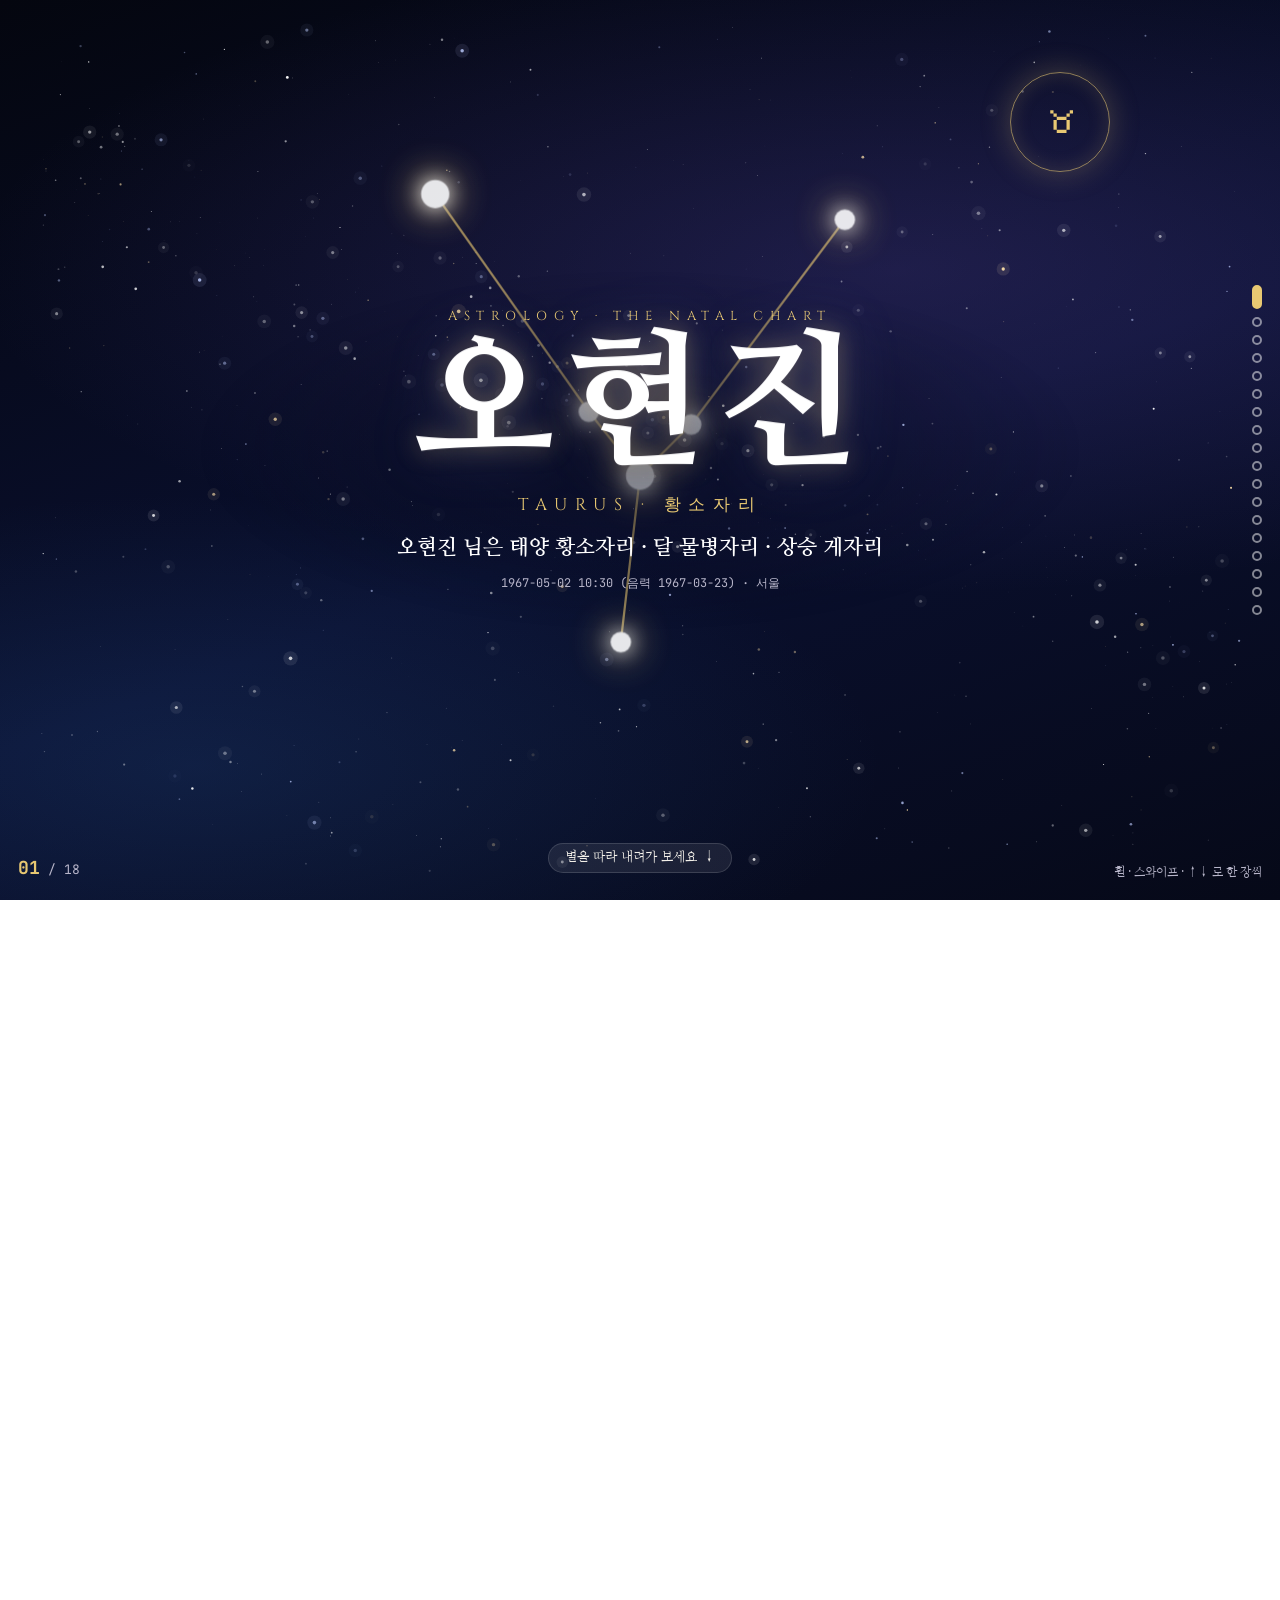
<file: docs/0be7d443/star/index.html>
<!doctype html>
<html lang="ko">
<head>
<meta charset="utf-8">
<meta name="viewport" content="width=device-width, initial-scale=1">
<title>오현진 님의 별자리</title>
<meta name="description" content="오현진 님은 태양 황소자리 · 달 물병자리 · 상승 게자리">
<meta property="og:title" content="오현진 님의 별자리">
<meta property="og:description" content="오현진 님은 태양 황소자리 · 달 물병자리 · 상승 게자리">
<meta name="theme-color" content="#060918">
<meta name="robots" content="noindex, nofollow">
<link rel="preconnect" href="https://fonts.googleapis.com">
<link rel="preconnect" href="https://fonts.gstatic.com" crossorigin>
<link rel="stylesheet" href="https://fonts.googleapis.com/css2?family=Cinzel:wght@400;600;700&family=Cormorant+Garamond:ital,wght@0,500;1,500&family=Nanum+Myeongjo:wght@400;700;800&family=Noto+Sans+Symbols+2&family=JetBrains+Mono:wght@400;600&display=swap">
<link rel="stylesheet" href="../../assets/style.css">
<link rel="stylesheet" href="../../assets/astro.css">
<script src="../../assets/star.js" defer></script>
<script src="../../assets/app.js" defer></script>
</head>
<body class="deck astro">
<canvas id="sky" aria-hidden="true"></canvas>
<main class="track"><section class="slide hero" data-nav="표지">
  <svg class="constellation" viewBox="0 0 100 100" aria-hidden="true"><g class="c-lines"><polyline points="18,14 42,48 50,58 58,50 82,18" pathLength="100"/><polyline points="50,58 47,84" pathLength="100"/></g><g class="c-stars"><circle cx="18" cy="14" r="2.2" style="--i:0"/><circle cx="42" cy="48" r="1.6" style="--i:1"/><circle cx="47" cy="84" r="1.6" style="--i:2"/><circle cx="50" cy="58" r="2.2" style="--i:3"/><circle cx="58" cy="50" r="1.6" style="--i:4"/><circle cx="82" cy="18" r="1.6" style="--i:5"/></g></svg>
  <div class="hero-text">
    <p class="kicker">ASTROLOGY · THE NATAL CHART</p>
    <h1 class="name"><span class="ink">오현진</span><span class="name-sub">TAURUS · 황소자리</span></h1>
    <p class="headline">오현진 님은 태양 황소자리 · 달 물병자리 · 상승 게자리</p>
    <p class="meta">1967-05-02 10:30 (음력 1967-03-23) · 서울</p>
  </div>
  <div class="seal" aria-hidden="true"><span class="seal-char">♉︎</span></div>
  <button class="scroll-hint" data-go="next">별을 따라 내려가 보세요<span>↓</span></button>
</section><section class="slide" data-anim="stamp" data-nav="차트">
  <span class="wm" aria-hidden="true">✶</span>
  <div class="slide-inner"><header class="s-head a" style="--d:1">
  <span class="hj">✶</span>
  <div><p class="s-num">I · THE NATAL CHART</p><h2>하늘의 지도</h2>
  <p class="s-sub">1967년 5월 2일 오전 10시 30분, 서울의 하늘</p></div>
</header><div class="wheel-wrap a" style="--d:2"><svg class="wheel" viewBox="-300 -300 600 600" role="img" aria-label="출생 차트 휠"><circle class="ring" r="255"/><circle class="ring" r="212"/><circle class="ring inner" r="120"/><g class="aspects"><line class="asp" x1="-98.24" y1="-65.36" x2="-65.41" y2="98.21" stroke="#ef8a73" style="--i:0" pathLength="100"/><line class="asp" x1="107.93" y1="-47.69" x2="-11.1" y2="117.48" stroke="#8fb4ff" style="--i:1" pathLength="100"/><line class="asp" x1="-98.24" y1="-65.36" x2="-11.1" y2="117.48" stroke="#8fb4ff" style="--i:2" pathLength="100"/><line class="asp" x1="107.93" y1="-47.69" x2="-98.24" y2="-65.36" stroke="#8fb4ff" style="--i:3" pathLength="100"/><line class="asp" x1="-98.24" y1="-65.36" x2="-69.53" y2="95.34" stroke="#ef8a73" style="--i:4" pathLength="100"/><line class="asp" x1="-65.41" y1="98.21" x2="57.29" y2="103.16" stroke="#8fb4ff" style="--i:5" pathLength="100"/><line class="asp" x1="-12.16" y1="-117.37" x2="-117.86" y2="5.65" stroke="#ef8a73" style="--i:6" pathLength="100"/><line class="asp" x1="-117.86" y1="5.65" x2="57.29" y2="103.16" stroke="#8fb4ff" style="--i:7" pathLength="100"/><line class="asp" x1="107.93" y1="-47.69" x2="57.29" y2="103.16" stroke="#ef8a73" style="--i:8" pathLength="100"/><line class="asp" x1="-33.9" y1="-113.02" x2="107.93" y2="-47.69" stroke="#ef8a73" style="--i:9" pathLength="100"/><line class="asp" x1="-33.9" y1="-113.02" x2="-69.53" y2="95.34" stroke="#8fb4ff" style="--i:10" pathLength="100"/></g><g class="spin"><path class="seg" d="M104.85,-232.45 A255,255 0 0 0 -25.43,-253.73 L-21.14,-210.94 A212,212 0 0 1 87.17,-193.25 Z" fill="#e8a26a"/><line class="cusp" x1="49.34" y1="-109.39" x2="104.85" y2="-232.45"/><text class="zg" x="37.56" y="-229.95">♈︎</text><text class="hn" x="21.93" y="-134.22">10</text><path class="seg" d="M-25.43,-253.73 A255,255 0 0 0 -148.88,-207.02 L-123.78,-172.11 A212,212 0 0 1 -21.14,-210.94 Z" fill="#a7c47e"/><line class="cusp" x1="-11.96" y1="-119.4" x2="-25.43" y2="-253.73"/><text class="zg" x="-82.44" y="-217.93">♉︎</text><text class="hn" x="-48.12" y="-127.2">11</text><path class="seg" d="M-148.88,-207.02 A255,255 0 0 0 -232.45,-104.85 L-193.25,-87.17 A212,212 0 0 1 -123.78,-172.11 Z" fill="#a9c4ff"/><line class="cusp" x1="-70.06" y1="-97.42" x2="-148.88" y2="-207.02"/><text class="zg" x="-180.36" y="-147.51">♊︎</text><text class="hn" x="-105.28" y="-86.1">12</text><path class="seg" d="M-232.45,-104.85 A255,255 0 0 0 -253.73,25.43 L-210.94,21.14 A212,212 0 0 1 -193.25,-87.17 Z" fill="#7fb0e0"/><line class="cusp" x1="-109.39" y1="-49.34" x2="-232.45" y2="-104.85"/><text class="zg" x="-229.95" y="-37.56">♋︎</text><text class="hn" x="-134.22" y="-21.93">1</text><path class="seg" d="M-253.73,25.43 A255,255 0 0 0 -207.02,148.88 L-172.11,123.78 A212,212 0 0 1 -210.94,21.14 Z" fill="#e8a26a"/><line class="cusp" x1="-119.4" y1="11.96" x2="-253.73" y2="25.43"/><text class="zg" x="-217.93" y="82.44">♌︎</text><text class="hn" x="-127.2" y="48.12">2</text><path class="seg" d="M-207.02,148.88 A255,255 0 0 0 -104.85,232.45 L-87.17,193.25 A212,212 0 0 1 -172.11,123.78 Z" fill="#a7c47e"/><line class="cusp" x1="-97.42" y1="70.06" x2="-207.02" y2="148.88"/><text class="zg" x="-147.51" y="180.36">♍︎</text><text class="hn" x="-86.1" y="105.28">3</text><path class="seg" d="M-104.85,232.45 A255,255 0 0 0 25.43,253.73 L21.14,210.94 A212,212 0 0 1 -87.17,193.25 Z" fill="#a9c4ff"/><line class="cusp" x1="-49.34" y1="109.39" x2="-104.85" y2="232.45"/><text class="zg" x="-37.56" y="229.95">♎︎</text><text class="hn" x="-21.93" y="134.22">4</text><path class="seg" d="M25.43,253.73 A255,255 0 0 0 148.88,207.02 L123.78,172.11 A212,212 0 0 1 21.14,210.94 Z" fill="#7fb0e0"/><line class="cusp" x1="11.96" y1="119.4" x2="25.43" y2="253.73"/><text class="zg" x="82.44" y="217.93">♏︎</text><text class="hn" x="48.12" y="127.2">5</text><path class="seg" d="M148.88,207.02 A255,255 0 0 0 232.45,104.85 L193.25,87.17 A212,212 0 0 1 123.78,172.11 Z" fill="#e8a26a"/><line class="cusp" x1="70.06" y1="97.42" x2="148.88" y2="207.02"/><text class="zg" x="180.36" y="147.51">♐︎</text><text class="hn" x="105.28" y="86.1">6</text><path class="seg" d="M232.45,104.85 A255,255 0 0 0 253.73,-25.43 L210.94,-21.14 A212,212 0 0 1 193.25,87.17 Z" fill="#a7c47e"/><line class="cusp" x1="109.39" y1="49.34" x2="232.45" y2="104.85"/><text class="zg" x="229.95" y="37.56">♑︎</text><text class="hn" x="134.22" y="21.93">7</text><path class="seg" d="M253.73,-25.43 A255,255 0 0 0 207.02,-148.88 L172.11,-123.78 A212,212 0 0 1 210.94,-21.14 Z" fill="#a9c4ff"/><line class="cusp" x1="119.4" y1="-11.96" x2="253.73" y2="-25.43"/><text class="zg" x="217.93" y="-82.44">♒︎</text><text class="hn" x="127.2" y="-48.12">8</text><path class="seg" d="M207.02,-148.88 A255,255 0 0 0 104.85,-232.45 L87.17,-193.25 A212,212 0 0 1 172.11,-123.78 Z" fill="#7fb0e0"/><line class="cusp" x1="97.42" y1="-70.06" x2="207.02" y2="-148.88"/><text class="zg" x="147.51" y="-180.36">♓︎</text><text class="hn" x="86.1" y="-105.28">9</text><line class="axis" x1="-120.0" y1="-0.0" x2="-268.0" y2="-0.0"/><text class="axl" x="-286.0" y="-0.0">ASC</text><line class="axis" x1="30.53" y1="-116.05" x2="68.19" y2="-259.18"/><text class="axl" x="72.77" y="-276.59">MC</text><line class="tick" x1="61.9" y1="-202.76" x2="58.98" y2="-193.2"/><text class="pg" x="53.14" y="-174.07">♄</text><line class="tick" x1="-21.84" y1="-210.87" x2="-20.81" y2="-200.93"/><text class="pg" x="-18.75" y="-181.03">☿</text><line class="tick" x1="-60.91" y1="-203.06" x2="-58.04" y2="-193.48"/><text class="pg" x="-52.29" y="-174.33">☉</text><line class="tick" x1="-176.51" y1="-117.43" x2="-168.18" y2="-111.89"/><text class="pg" x="-151.53" y="-100.81">♀</text><line class="tick" x1="-211.76" y1="10.14" x2="-201.77" y2="9.66"/><text class="pg" x="-181.79" y="8.71">♃</text><line class="tick" x1="-124.92" y1="171.28" x2="-119.03" y2="163.21"/><text class="pg" x="-114.25" y="141.67">♇<tspan class="rx" dx="1">℞</tspan></text><line class="tick" x1="-117.52" y1="176.44" x2="-111.98" y2="168.12"/><text class="pg" x="-93.42" y="156.19">♅<tspan class="rx" dx="1">℞</tspan></text><line class="tick" x1="-19.94" y1="211.06" x2="-19.0" y2="201.1"/><text class="pg" x="-17.11" y="181.19">♂<tspan class="rx" dx="1">℞</tspan></text><line class="tick" x1="102.93" y1="185.34" x2="98.08" y2="176.59"/><text class="pg" x="88.37" y="159.11">♆<tspan class="rx" dx="1">℞</tspan></text><line class="tick" x1="193.91" y1="-85.69" x2="184.76" y2="-81.65"/><text class="pg" x="166.47" y="-73.56">☽</text></g></svg></div><p class="lead a" style="--d:3">태어난 순간, 행운의 별 목성이 막 동쪽 지평선 위로 떠오르고 있었어요.</p><div class="stats"><div class="stat a" style="--d:4"><span class="st-label">태양 · 본질</span><span class="st-value">황소자리</span><span class="st-sub">TAURUS 10°</span></div><div class="stat a" style="--d:5"><span class="st-label">달 · 속마음</span><span class="st-value">물병자리</span><span class="st-sub">AQUARIUS 18°</span></div><div class="stat a" style="--d:6"><span class="st-label">상승 · 첫인상</span><span class="st-value">게자리</span><span class="st-sub">CANCER 24°</span></div></div><div class="evidence a" style="--d:7"><span class="ev-label">근거</span><span>태양 황소 10° · 11하우스</span><span>달 물병 18° · 8하우스</span><span>ASC 게자리 24°</span><span>MC 양자리 9°</span></div></div>
</section><section class="slide" data-anim="slide" data-nav="태양">
  <span class="wm" aria-hidden="true">♉︎</span>
  <div class="slide-inner"><header class="s-head a" style="--d:1">
  <span class="hj">♉︎</span>
  <div><p class="s-num">II · THE SUN</p><h2>태양 황소자리</h2>
  <p class="s-sub">넉넉하고 한결같은 사람</p></div>
</header><p class="lead a" style="--d:2">한 번 정한 건 끝까지 지키는 사람. 느긋해 보여도 속은 누구보다 단단해요.</p><p class="para a" style="--d:3">황소자리는 안정과 풍요, 감각의 별자리예요. 맛있는 것, 편안한 공간, 오래 가는 관계를 소중히 여겨요.</p><p class="para a" style="--d:4">태양이 11하우스(친구와 모임)에 있어요. 사람들 사이에서 빛나고, 모임의 중심이 되는 태양이에요.</p><div class="evidence a" style="--d:5"><span class="ev-label">근거</span><span>태양 황소 10° · 11하우스</span><span>수성 황소 0° · 11하우스</span></div></div>
</section><section class="slide" data-anim="flip" data-nav="달">
  <span class="wm" aria-hidden="true">♒︎</span>
  <div class="slide-inner"><header class="s-head a" style="--d:1">
  <span class="hj">♒︎</span>
  <div><p class="s-num">III · THE MOON</p><h2>달 물병자리</h2>
  <p class="s-sub">자유롭고 독립적인 속마음</p></div>
</header><p class="lead a" style="--d:2">속마음은 의외로 쿨하고 독립적이에요. 감정에 휩쓸리기보다 한 발 떨어져서 봐요.</p><p class="para a" style="--d:3">물병자리 달은 감정도 객관적으로 바라봐요. 남들이 감정적으로 흔들릴 때 차분하게 중심을 잡아요.</p><p class="para a" style="--d:4">달이 8하우스(깊은 변화)에 있어 인생의 큰 변화를 겪을 때마다 더 깊어지는 사람이에요. 화성·금성과 조화를 이뤄 감정과 행동, 사랑이 잘 어우러져요.</p><div class="evidence a" style="--d:5"><span class="ev-label">근거</span><span>달 물병 18° · 8하우스</span><span>달–화성 삼분 (0.8°)</span><span>달–금성 삼분</span></div></div>
</section><section class="slide" data-anim="rise" data-nav="상승궁">
  <span class="wm" aria-hidden="true">♋︎</span>
  <div class="slide-inner"><header class="s-head a" style="--d:1">
  <span class="hj">♋︎</span>
  <div><p class="s-num">IV · THE ASCENDANT</p><h2>상승 게자리</h2>
  <p class="s-sub">따뜻하고 품이 넓은 첫인상</p></div>
</header><p class="lead a" style="--d:2">처음 만나도 엄마처럼 편안한 사람. 챙겨주고 먹이고 품어줘요.</p><p class="para a" style="--d:3">게자리 상승은 돌봄과 보호의 첫인상이에요. 집과 가족을 지키는 사람으로 보여요.</p><p class="para a" style="--d:4">그리고 이 상승궁 바로 위에 행운의 별 목성이 있어요. 목성이 가장 강해지는 게자리에서 떠오르는 모습이라, 어딜 가도 사람과 복이 따라와요.</p><div class="evidence a" style="--d:5"><span class="ev-label">근거</span><span>ASC 게자리 24°</span><span>목성 게 27° · 1하우스 (ASC와 3°)</span></div></div>
</section><section class="slide" data-anim="stamp" data-nav="목성">
  <span class="wm" aria-hidden="true">♃</span>
  <div class="slide-inner"><header class="s-head a" style="--d:1">
  <span class="hj">♃</span>
  <div><p class="s-num">V · JUPITER RISING</p><h2>떠오르는 행운의 별</h2>
  <p class="s-sub">목성은 상승궁 위에, 토성은 중천 위에</p></div>
</header><p class="lead a" style="--d:2">차트에서 가장 특별한 부분. 행운의 별 목성은 동쪽 지평선(상승궁)에, 책임의 별 토성은 하늘 꼭대기(중천)에 있어요.</p><div class="cards"><div class="card a" style="--d:3"><span class="badge">♃</span><h3>목성 · 상승궁</h3><p>목성이 가장 강해지는 게자리에서 떠올라요. 넉넉함, 인복, 사람을 끌어당기는 따뜻함이 타고났어요.</p></div><div class="card a" style="--d:4"><span class="badge">♄</span><h3>토성 · 중천</h3><p>사회적 자리엔 책임의 별 토성이 있어요. 일에서는 늘 무거운 짐을 졌지만, 그만큼 오래 가는 신뢰와 자리를 얻어요.</p></div><div class="card a" style="--d:5"><span class="badge">✦</span><h3>둘이 합쳐지면</h3><p>사람에겐 복이 많고(목성), 일에선 책임이 많은 삶. 그래서 늘 바빴지만, 그만큼 많은 사람이 기대는 큰 사람이에요.</p></div></div><div class="evidence a" style="--d:6"><span class="ev-label">근거</span><span>목성 게 27° · ASC 게 24°</span><span>토성 양 7° · MC 양 10°</span></div></div>
</section><section class="slide" data-anim="slide" data-nav="금성">
  <span class="wm" aria-hidden="true">♀</span>
  <div class="slide-inner"><header class="s-head a" style="--d:1">
  <span class="hj">♀</span>
  <div><p class="s-num">VI · VENUS</p><h2>금성 쌍둥이자리</h2>
  <p class="s-sub">사랑하는 방식</p></div>
</header><p class="lead a" style="--d:2">말로 사랑하는 사람. 대화가 통하고 재치 있는 사람에게 끌려요.</p><p class="para a" style="--d:3">쌍둥이자리 금성은 함께 웃고 이야기할 때 사랑이 자라요. 지루한 관계는 견디기 힘들어해요.</p><p class="para a" style="--d:4">금성이 12하우스(숨은 자리)에 있고 천왕성과 정확히 긴장(사각, 0°)이에요. 마음을 다 드러내지 않고, 관계에 갑작스러운 변화나 거리가 생기기 쉬웠을 거예요.</p><div class="evidence a" style="--d:5"><span class="ev-label">근거</span><span>금성 쌍둥이 20° · 12하우스</span><span>금성–천왕성 사각 (0.0°)</span><span>금성–화성 삼분</span></div></div>
</section><section class="slide" data-anim="flip" data-nav="화성">
  <span class="wm" aria-hidden="true">♂</span>
  <div class="slide-inner"><header class="s-head a" style="--d:1">
  <span class="hj">♂</span>
  <div><p class="s-num">VII · MARS</p><h2>화성 천칭자리</h2>
  <p class="s-sub">움직이는 힘</p></div>
</header><p class="lead a" style="--d:2">밀어붙이기보다 조율하며 움직이는 사람. 모두가 편한 방향을 찾아요.</p><p class="para a" style="--d:3">천칭자리 화성은 싸우기보다 협상하는 힘이에요. 역행이라 화가 나도 안으로 삼키고 나중에 정리하는 편이에요.</p><p class="para a" style="--d:4">화성이 4하우스(집과 가족)에 있어요. 가정 안에서 갈등을 조율하는 역할을 평생 맡아 왔을 거예요.</p><div class="evidence a" style="--d:5"><span class="ev-label">근거</span><span>화성 천칭 18° · 4하우스 (역행)</span><span>화성 4하우스 · 역행</span></div></div>
</section><section class="slide" data-anim="rise" data-nav="원소">
  <span class="wm" aria-hidden="true">△</span>
  <div class="slide-inner"><header class="s-head a" style="--d:1">
  <span class="hj">△</span>
  <div><p class="s-num">VIII · THE ELEMENTS</p><h2>네 원소의 균형</h2>
  <p class="s-sub">공기가 가장 많고, 불이 하나</p></div>
</header><div class="fit"><div class="fit-row a" style="--d:2"><span class="fit-label">공기 · 생각과 소통<small>아이디어를 내고 잇는 힘</small></span><span class="fit-track"><span class="fit-fill" style="--v:36%"></span></span><span class="fit-val">36%</span></div><div class="fit-row a" style="--d:3"><span class="fit-label">흙 · 현실과 안정<small>꾸준히 쌓아 손에 쥐는 힘</small></span><span class="fit-track"><span class="fit-fill" style="--v:27%"></span></span><span class="fit-val">27%</span></div><div class="fit-row a" style="--d:4"><span class="fit-label">물 · 감정과 직관<small>느끼고 꿰뚫어 보는 힘</small></span><span class="fit-track"><span class="fit-fill" style="--v:27%"></span></span><span class="fit-val">27%</span></div><div class="fit-row a" style="--d:5"><span class="fit-label">불 · 열정과 실행<small>바로 행동으로 옮기는 힘</small></span><span class="fit-track"><span class="fit-fill" style="--v:9%"></span></span><span class="fit-val">9%</span></div></div><p class="para a" style="--d:6">생각과 소통(공기)이 가장 많고, 흙과 물이 고르게 받쳐요. 대신 불이 하나뿐이라 스스로를 위해 쉬어 가는 열정보다 남을 위해 쓰는 힘이 컸어요.</p><div class="evidence a" style="--d:7"><span class="ev-label">근거</span><span>불 1 · 흙 3 · 공기 4 · 물 3</span></div></div>
</section><section class="slide" data-anim="stamp" data-nav="일">
  <span class="wm" aria-hidden="true">⌂</span>
  <div class="slide-inner"><header class="s-head a" style="--d:1">
  <span class="hj">⌂</span>
  <div><p class="s-num">IX · VOCATION</p><h2>일과 사명</h2>
  <p class="s-sub">중천 양자리 · 토성</p></div>
</header><p class="lead a" style="--d:2">앞장서서 이끌고 책임지는 자리.</p><p class="para a" style="--d:3">사회적 꿈의 자리(MC)가 양자리, 그 위에 토성이 있어요. 리더로서 책임을 짊어지는 역할이 인생의 사명이었어요.</p><p class="para a" style="--d:4">11하우스의 황소자리 태양은 사람을 모으고 이끄는 힘이에요. 지금부터는 그동안의 경험으로 사람들을 이끌고 가르치는 역할이 가장 잘 맞아요.</p><div class="evidence a" style="--d:5"><span class="ev-label">근거</span><span>MC 양 10°</span><span>토성 양 7° · 10하우스</span><span>태양 11하우스</span></div></div>
</section><section class="slide" data-anim="slide" data-nav="돈">
  <span class="wm" aria-hidden="true">◈</span>
  <div class="slide-inner"><header class="s-head a" style="--d:1">
  <span class="hj">◈</span>
  <div><p class="s-num">X · WEALTH</p><h2>돈과 가치</h2>
  <p class="s-sub">2하우스 사자자리 · 2026 목성</p></div>
</header><p class="lead a" style="--d:2">사람과 모임을 통해 돈이 들어오는 차트예요.</p><div class="stats"><div class="stat a" style="--d:3"><span class="st-label">지금 돈의 자리에</span><span class="st-value">목성</span><span class="st-sub">2026.07 – 2027.07</span></div></div><p class="para a" style="--d:4">돈의 자리(2하우스)는 사자자리이고 그 주인 태양이 11하우스(친구와 모임)에 있어요. 인맥과 사람을 통해 재물이 들어와요.</p><p class="para a" style="--d:5">지금(2026년 7월~2027년 7월) 행운의 별 목성이 이 돈의 자리를 지나고 있어요. 노후의 재물 기반이 넉넉해지는 시기예요.</p><div class="evidence a" style="--d:6"><span class="ev-label">근거</span><span>2하우스 사자자리</span><span>태양 11하우스</span><span>목성 사자 2026-07~2027-07</span></div></div>
</section><section class="slide" data-anim="flip" data-nav="사랑">
  <span class="wm" aria-hidden="true">♡</span>
  <div class="slide-inner"><header class="s-head a" style="--d:1">
  <span class="hj">♡</span>
  <div><p class="s-num">XI · LOVE &amp; PARTNERSHIP</p><h2>배우자와 결혼 생활</h2>
  <p class="s-sub">7하우스 염소자리</p></div>
</header><p class="lead a" style="--d:2">배우자는 책임감 있고 성실한, 사회적으로 바빴던 사람이에요.</p><p class="para a" style="--d:3">배우자의 자리(7하우스)는 염소자리이고 그 주인 토성이 하늘 꼭대기(10하우스)에 있어요. 일과 책임으로 바쁜 사람, 사회적으로 자리를 잡은 사람과의 인연이에요.</p><p class="para a" style="--d:4">금성과 천왕성의 긴장 때문에 부부 사이에 거리가 생긴 시기도 있었을 거예요. 하지만 달과 금성이 조화를 이뤄 결국 정으로 이어지는 관계예요.</p><div class="evidence a" style="--d:5"><span class="ev-label">근거</span><span>7하우스 염소자리</span><span>토성 10하우스</span><span>금성–천왕성 사각</span><span>달–금성 삼분</span></div></div>
</section><section class="slide" data-anim="rise" data-nav="행운과 시험">
  <span class="wm" aria-hidden="true">♃</span>
  <div class="slide-inner"><header class="s-head a" style="--d:1">
  <span class="hj">♃</span>
  <div><p class="s-num">XII · JUPITER &amp; SATURN</p><h2>행운과 시험</h2>
  <p class="s-sub">목성 게자리 · 토성 양자리</p></div>
</header><div class="cards"><div class="card a" style="--d:2"><span class="badge">♃</span><h3>행운의 별 목성</h3><p>목성이 가장 강해지는 게자리, 상승궁 위에 있어요. 인복과 넉넉함이 평생 따라다니는 차트예요.</p></div><div class="card a" style="--d:3"><span class="badge">♄</span><h3>시험의 별 토성</h3><p>토성이 양자리, 중천 위에 있어요. 일과 사회에서 늘 시험을 받았고, 그걸 견뎌 신뢰를 얻었어요.</p></div><div class="card a" style="--d:4"><span class="badge">✦</span><h3>둘의 메시지</h3><p>복은 사람에게서 오고(목성), 자리는 책임으로 지켜요(토성).</p></div></div><div class="evidence a" style="--d:5"><span class="ev-label">근거</span><span>목성 게 27° · 1하우스</span><span>토성 양 7° · 10하우스</span></div></div>
</section><section class="slide" data-anim="stamp" data-nav="지나온 길">
  <span class="wm" aria-hidden="true">↺</span>
  <div class="slide-inner"><header class="s-head a" style="--d:1">
  <span class="hj">↺</span>
  <div><p class="s-num">XIII · THE PAST</p><h2>지나온 길</h2>
  <p class="s-sub">큰 별들이 돌아올 때마다 생긴 마디</p></div>
</header><p class="lead a" style="--d:2">목성과 토성이 내 차트의 같은 자리로 돌아올 때마다 삶의 마디가 생겨요.</p><ol class="timeline many" style="--rows:4"><li class="tl a" style="--d:3"><span class="tl-when">1974 · 7세</span><div><h3>토성 사각</h3><p>첫 성장통. 새로운 환경에서 처음으로 규칙과 부딪혔을 거예요.</p></div></li><li class="tl a" style="--d:4"><span class="tl-when">1980 · 13세</span><div><h3>토성 대립</h3><p>바깥과 부딪히며 크게 흔들린 사춘기.</p></div></li><li class="tl a" style="--d:5"><span class="tl-when">1989–90 · 22~23세</span><div><h3>토성 사각 + 목성 회귀</h3><p>사회로 나가며 무거운 선택과 새 출발이 겹친 시기.</p></div></li><li class="tl a" style="--d:6"><span class="tl-when">1996 · 29세</span><div><h3>토성 회귀</h3><p>가정을 이루고 삶의 틀을 새로 짠, 진짜 어른이 된 해.</p></div></li><li class="tl a" style="--d:7"><span class="tl-when">2003 · 36세</span><div><h3>토성 사각</h3><p>큰 변화의 성장통. 일과 가정에서 무거운 결정을 내렸을 거예요.</p></div></li><li class="tl a" style="--d:8"><span class="tl-when">2010 · 43세</span><div><h3>토성 대립</h3><p>바깥의 압박이 가장 컸던 시기. 균형을 다시 잡은 해.</p></div></li><li class="tl a" style="--d:9"><span class="tl-when">2018 · 51세</span><div><h3>토성 사각</h3><p>다음 장을 준비하며 많은 걸 정리한 해.</p></div></li></ol><div class="evidence a" style="--d:10"><span class="ev-label">근거</span><span>토성 사각 1974</span><span>목성 회귀 1978</span><span>토성 대립 1980</span><span>토성 사각 1989</span><span>목성 회귀 1990</span><span>토성 회귀 1996</span><span>목성 회귀 2002</span></div></div>
</section><section class="slide" data-anim="slide" data-nav="앞으로">
  <span class="wm" aria-hidden="true">→</span>
  <div class="slide-inner"><header class="s-head a" style="--d:1">
  <span class="hj">→</span>
  <div><p class="s-num">XIV · THE YEARS AHEAD</p><h2>앞으로의 흐름</h2>
  <p class="s-sub">2026 – 2028 · 인생 2막</p></div>
</header><ol class="timeline"><li class="tl a now" style="--d:2"><span class="tl-when">2026</span><div><h3>토성 회귀 + 목성 회귀<span class="now-badge">지금</span></h3><p>29년 만의 토성 회귀와 12년 만의 목성 회귀가 한 해에 와요. 인생의 큰 장이 닫히고 새 장이 열리는 아주 드문 해예요.</p></div></li><li class="tl a now" style="--d:3"><span class="tl-when">2026.07 – 2027.07</span><div><h3>목성 · 사자자리 (2하우스)<span class="now-badge">지금</span></h3><p>돈의 자리에 행운의 별. 노후 재물이 넉넉해져요.</p></div></li><li class="tl a" style="--d:4"><span class="tl-when">2026.02 – 2028.04</span><div><h3>토성 · 양자리 (10하우스)</h3><p>중천의 토성 위로 다시 토성이. 그동안의 역할을 내려놓고 새로운 역할을 정하는 시기.</p></div></li><li class="tl a" style="--d:5"><span class="tl-when">2027.07 – 2028.08</span><div><h3>목성 · 처녀자리 (3하우스)</h3><p>배움과 나들이, 가까운 사람들과의 대화가 즐거워지는 시기.</p></div></li><li class="tl a" style="--d:6"><span class="tl-when">2028.04 –</span><div><h3>토성 · 황소자리 (11하우스)</h3><p>태양 위를 지나며 진짜 소중한 인연만 남기는 정리의 시기.</p></div></li></ol><div class="evidence a" style="--d:7"><span class="ev-label">근거</span><span>목성 사자자리 2026-07~</span><span>목성 처녀자리 2027-07~</span><span>목성 천칭자리 2028-08~</span><span>토성 물고기자리 2026-01~</span><span>토성 양자리 2026-02~</span><span>토성 황소자리 2028-04~</span></div></div>
</section><section class="slide" data-anim="flip" data-nav="사주와 별">
  <span class="wm" aria-hidden="true">☯</span>
  <div class="slide-inner"><header class="s-head a" style="--d:1">
  <span class="hj">☯</span>
  <div><p class="s-num">XV · EAST MEETS WEST</p><h2>사주와 별이 같은 말을 할 때</h2>
  <p class="s-sub">두 개의 지도가 겹치는 곳</p></div>
</header><p class="lead a" style="--d:2">사주와 별자리는 완전히 다른 계산법인데, 오현진 님 차트에선 같은 이야기를 여러 번 해요.</p><div class="cards"><div class="card a" style="--d:3"><span class="badge">丙 · ♃</span><h3>사람이 모이는 사람</h3><p>사주는 태양 같은 丙火, 모임의 중심. 별은 11하우스(모임)의 태양과 상승궁의 목성. 둘 다 &#x27;사람 복&#x27;을 말해요.</p></div><div class="card a" style="--d:4"><span class="badge">運 · ♄</span><h3>일에선 늘 책임</h3><p>사주는 50대까지 바쁘고 큰돈이 오간 대운들, 별은 중천 위의 토성. 일에서 늘 무거운 짐을 졌대요.</p></div><div class="card a" style="--d:5"><span class="badge">2003–04</span><h3>2004년 무렵의 고비</h3><p>사주는 38세(2004) 寅申 충의 큰 변화, 별은 2003년 토성 사각. 같은 시기를 가리켜요.</p></div><div class="card a" style="--d:6"><span class="badge">回甲 · ♄♃</span><h3>60년 만의 새 장</h3><p>사주는 2027년 환갑과 함께 용신 대운이 시작되고, 별은 2026년 토성 회귀와 목성 회귀가 한 해에 와요. 두 지도 모두 지금을 인생 2막의 문으로 봐요.</p></div></div><div class="evidence a" style="--d:7"><span class="ev-label">근거</span><span>사주 丙火 · 별 태양 11H · 목성 ASC</span><span>사주 대운 · 별 토성 MC</span><span>사주 2004 寅申 충 · 별 2003 토성 사각</span><span>사주 2027 회갑 · 별 2026 토성·목성 회귀</span></div></div>
</section><section class="slide" data-anim="rise" data-nav="근거">
  <span class="wm" aria-hidden="true">✧</span>
  <div class="slide-inner"><header class="s-head a" style="--d:1">
  <span class="hj">✧</span>
  <div><p class="s-num">XVI · THE METHOD</p><h2>이 별자리 풀이가 다른 이유</h2>
  <p class="s-sub">계산은 천문학으로</p></div>
</header><div class="cards"><div class="card a" style="--d:2"><span class="badge">☉</span><h3>실제 하늘을 계산</h3><p>태어난 순간 태양·달·행성 열 개의 위치를 천문 계산으로 구했어요. 2000년 기준 실제 위치와 비교해 오차 0.2° 이내로 검증했어요.</p></div><div class="card a" style="--d:3"><span class="badge">↑</span><h3>상승궁과 하우스</h3><p>서울의 위도·경도와 태어난 시각으로 동쪽 지평선(상승궁)을 계산하고 하우스를 나눴어요.</p></div><div class="card a" style="--d:4"><span class="badge">↺</span><h3>주기까지 계산</h3><p>목성·토성이 언제 내 차트의 같은 자리로 돌아오는지, 앞으로 어디를 지나는지를 날짜로 계산했어요.</p></div><div class="card a" style="--d:5"><span class="badge">☯</span><h3>사주와 교차 검증</h3><p>같은 사람의 사주와 별자리를 나란히 놓고, 두 계산이 같은 말을 하는 지점을 따로 짚었어요.</p></div></div><div class="evidence a" style="--d:6"><span class="ev-label">근거</span><span>태양 41.0° · 달 318.1°</span><span>ASC 114.3° · MC 9.5°</span><span>서울 37.57N 126.98E</span><span>홀사인 하우스</span></div></div>
</section><section class="slide closing" data-anim="rise" data-nav="끝">
  <span class="wm" aria-hidden="true">✦</span>
  <div class="slide-inner">
    <p class="closing-text a" style="--d:1">떠오르는 행운의 별을 안고 태어난 사람. 60년의 책임을 내려놓는 지금, 그 별이 다시 당신의 자리로 돌아와요.</p>
    <p class="a" style="--d:2"><button class="btn" data-go="0">처음부터 다시 보기</button> <a class="btn ghost" href="../">사주로도 보기 ☯</a></p>
    <footer class="a" style="--d:3">
      <p>AI 개발자가 봐주는 사주 · 별자리 · 재미로 보는 해석이며 중요한 결정의 근거가 아닙니다.</p>
    </footer>
  </div>
</section></main>
</body>
</html>
</file>
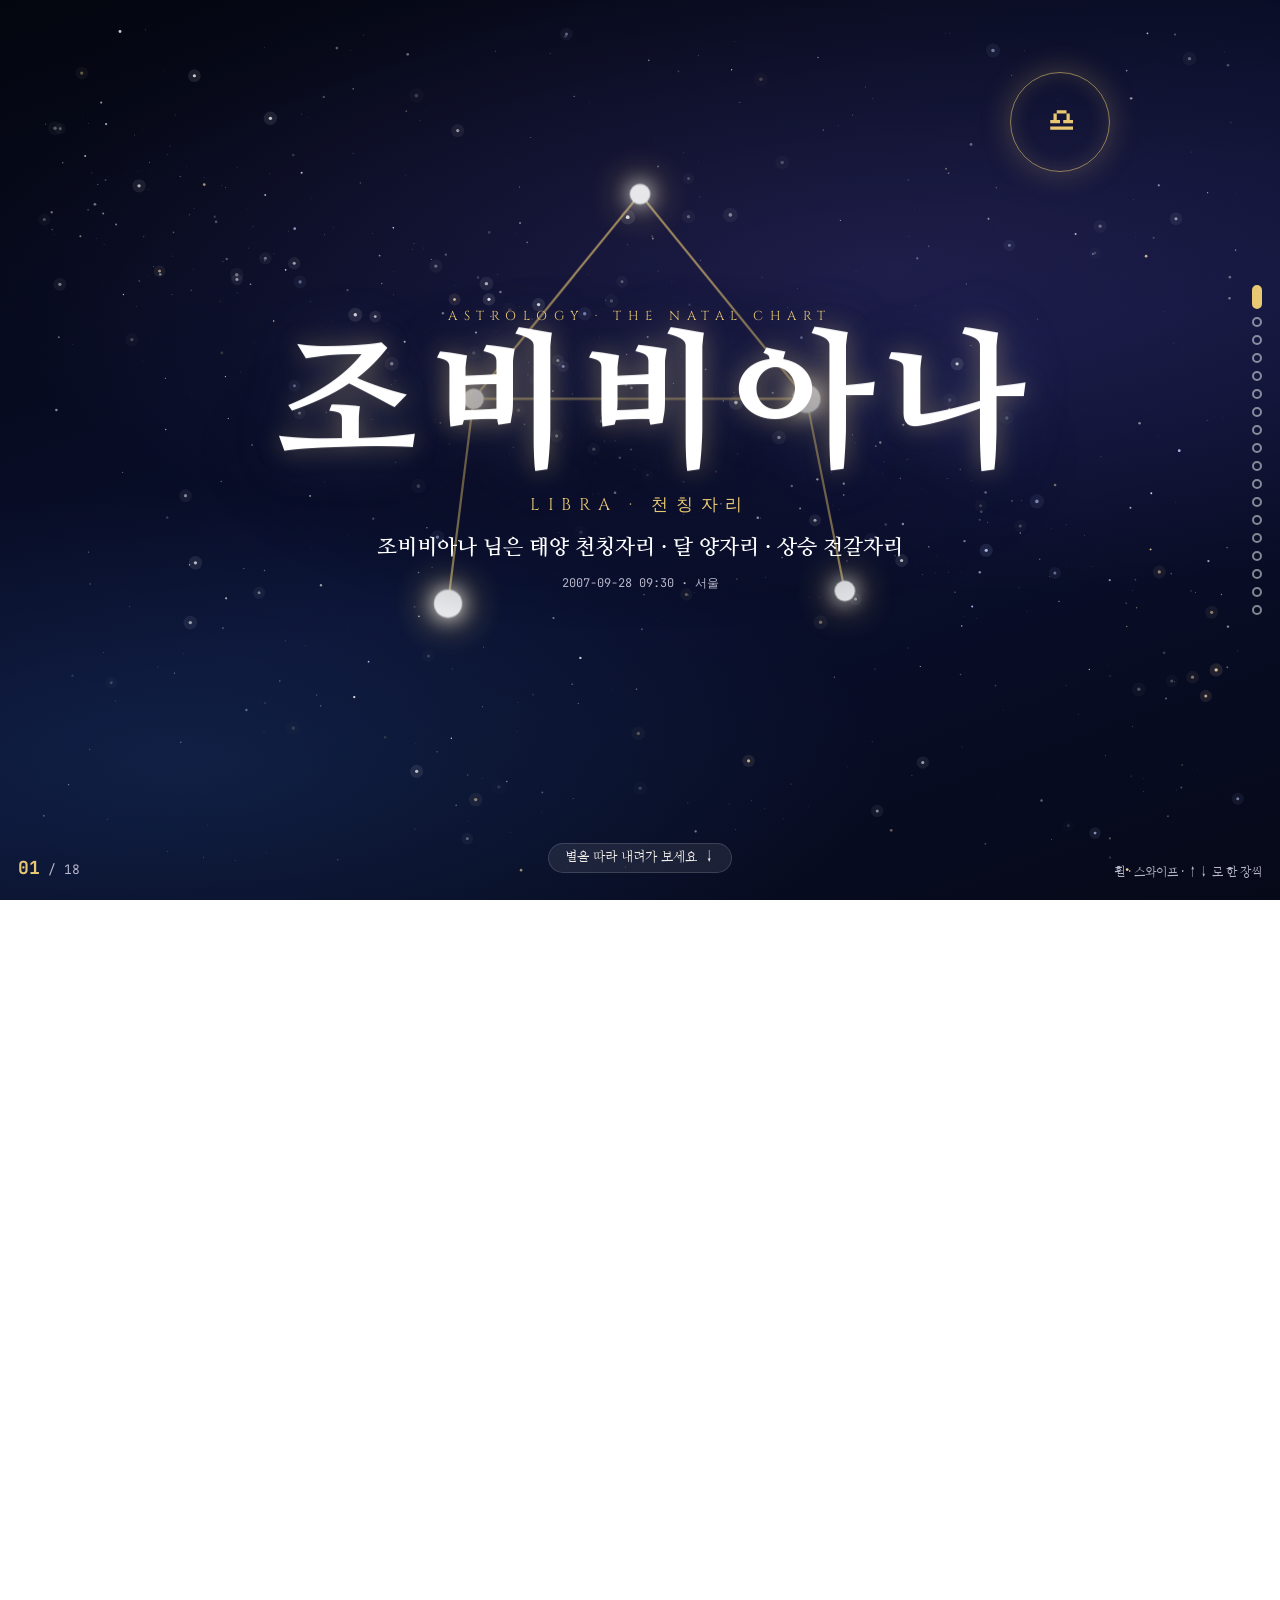
<file: docs/4fe12638/star/index.html>
<!doctype html>
<html lang="ko">
<head>
<meta charset="utf-8">
<meta name="viewport" content="width=device-width, initial-scale=1">
<title>조비비아나 님의 별자리</title>
<meta name="description" content="조비비아나 님은 태양 천칭자리 · 달 양자리 · 상승 전갈자리">
<meta property="og:title" content="조비비아나 님의 별자리">
<meta property="og:description" content="조비비아나 님은 태양 천칭자리 · 달 양자리 · 상승 전갈자리">
<meta name="theme-color" content="#060918">
<meta name="robots" content="noindex, nofollow">
<link rel="preconnect" href="https://fonts.googleapis.com">
<link rel="preconnect" href="https://fonts.gstatic.com" crossorigin>
<link rel="stylesheet" href="https://fonts.googleapis.com/css2?family=Cinzel:wght@400;600;700&family=Cormorant+Garamond:ital,wght@0,500;1,500&family=Nanum+Myeongjo:wght@400;700;800&family=Noto+Sans+Symbols+2&family=JetBrains+Mono:wght@400;600&display=swap">
<link rel="stylesheet" href="../../assets/style.css">
<link rel="stylesheet" href="../../assets/astro.css">
<script src="../../assets/star.js" defer></script>
<script src="../../assets/app.js" defer></script>
</head>
<body class="deck astro">
<canvas id="sky" aria-hidden="true"></canvas>
<main class="track"><section class="slide hero" data-nav="표지">
  <svg class="constellation" viewBox="0 0 100 100" aria-hidden="true"><g class="c-lines"><polyline points="50,14 24,46 76,46 50,14" pathLength="100"/><polyline points="24,46 20,78" pathLength="100"/><polyline points="76,46 82,76" pathLength="100"/></g><g class="c-stars"><circle cx="20" cy="78" r="2.2" style="--i:0"/><circle cx="24" cy="46" r="1.6" style="--i:1"/><circle cx="50" cy="14" r="1.6" style="--i:2"/><circle cx="76" cy="46" r="2.2" style="--i:3"/><circle cx="82" cy="76" r="1.6" style="--i:4"/></g></svg>
  <div class="hero-text">
    <p class="kicker">ASTROLOGY · THE NATAL CHART</p>
    <h1 class="name"><span class="ink">조비비아나</span><span class="name-sub">LIBRA · 천칭자리</span></h1>
    <p class="headline">조비비아나 님은 태양 천칭자리 · 달 양자리 · 상승 전갈자리</p>
    <p class="meta">2007-09-28 09:30 · 서울</p>
  </div>
  <div class="seal" aria-hidden="true"><span class="seal-char">♎︎</span></div>
  <button class="scroll-hint" data-go="next">별을 따라 내려가 보세요<span>↓</span></button>
</section><section class="slide" data-anim="stamp" data-nav="차트">
  <span class="wm" aria-hidden="true">✶</span>
  <div class="slide-inner"><header class="s-head a" style="--d:1">
  <span class="hj">✶</span>
  <div><p class="s-num">I · THE NATAL CHART</p><h2>하늘의 지도</h2>
  <p class="s-sub">2007년 9월 28일 오전 9시 30분, 서울의 하늘</p></div>
</header><div class="wheel-wrap a" style="--d:2"><svg class="wheel" viewBox="-300 -300 600 600" role="img" aria-label="출생 차트 휠"><circle class="ring" r="255"/><circle class="ring" r="212"/><circle class="ring inner" r="120"/><g class="aspects"><line class="asp" x1="-115.86" y1="-22.38" x2="78.48" y2="-88.12" stroke="#8fb4ff" style="--i:0" pathLength="100"/><line class="asp" x1="110.93" y1="40.24" x2="-23.79" y2="-115.58" stroke="#8fb4ff" style="--i:1" pathLength="100"/><line class="asp" x1="110.93" y1="40.24" x2="17.05" y2="116.76" stroke="#8fb4ff" style="--i:2" pathLength="100"/><line class="asp" x1="-99.38" y1="63.61" x2="67.26" y2="96.95" stroke="#ef8a73" style="--i:3" pathLength="100"/><line class="asp" x1="-115.86" y1="-22.38" x2="-43.64" y2="-109.63" stroke="#8fb4ff" style="--i:4" pathLength="100"/><line class="asp" x1="78.48" y1="-88.12" x2="-83.21" y2="83.67" stroke="#ef8a73" style="--i:5" pathLength="100"/><line class="asp" x1="-23.79" y1="-115.58" x2="17.05" y2="116.76" stroke="#ef8a73" style="--i:6" pathLength="100"/><line class="asp" x1="78.48" y1="-88.12" x2="-43.64" y2="-109.63" stroke="#8fb4ff" style="--i:7" pathLength="100"/><line class="asp" x1="-23.79" y1="-115.58" x2="-83.21" y2="83.67" stroke="#8fb4ff" style="--i:8" pathLength="100"/><line class="asp" x1="-115.86" y1="-22.38" x2="-83.21" y2="83.67" stroke="#8fb4ff" style="--i:9" pathLength="100"/><line class="asp" x1="-94.57" y1="-70.58" x2="78.48" y2="-88.12" stroke="#ef8a73" style="--i:10" pathLength="100"/><line class="asp" x1="110.93" y1="40.24" x2="-83.21" y2="83.67" stroke="#8fb4ff" style="--i:11" pathLength="100"/><line class="asp" x1="-43.64" y1="-109.63" x2="-83.21" y2="83.67" stroke="#8fb4ff" style="--i:12" pathLength="100"/><line class="asp" x1="110.93" y1="40.24" x2="-99.38" y2="63.61" stroke="#8fb4ff" style="--i:13" pathLength="100"/></g><g class="spin"><path class="seg" d="M191.71,168.15 A255,255 0 0 0 250.1,49.76 L207.92,41.37 A212,212 0 0 1 159.38,139.79 Z" fill="#e8a26a"/><line class="cusp" x1="90.22" y1="79.13" x2="191.71" y2="168.15"/><text class="zg" x="208.96" y="103.07">♈︎</text><text class="hn" x="121.97" y="60.16">6</text><path class="seg" d="M250.1,49.76 A255,255 0 0 0 241.47,-81.95 L200.75,-68.13 A212,212 0 0 1 207.92,41.37 Z" fill="#a7c47e"/><line class="cusp" x1="117.69" y1="23.42" x2="250.1" y2="49.76"/><text class="zg" x="232.5" y="-15.22">♉︎</text><text class="hn" x="135.71" y="-8.89">7</text><path class="seg" d="M241.47,-81.95 A255,255 0 0 0 168.15,-191.71 L139.79,-159.38 A212,212 0 0 1 200.75,-68.13 Z" fill="#a9c4ff"/><line class="cusp" x1="113.63" y1="-38.57" x2="241.47" y2="-81.95"/><text class="zg" x="193.74" y="-129.44">♊︎</text><text class="hn" x="113.08" y="-75.55">8</text><path class="seg" d="M168.15,-191.71 A255,255 0 0 0 49.76,-250.1 L41.37,-207.92 A212,212 0 0 1 139.79,-159.38 Z" fill="#7fb0e0"/><line class="cusp" x1="79.13" y1="-90.22" x2="168.15" y2="-191.71"/><text class="zg" x="103.07" y="-208.96">♋︎</text><text class="hn" x="60.16" y="-121.97">9</text><path class="seg" d="M49.76,-250.1 A255,255 0 0 0 -81.95,-241.47 L-68.13,-200.75 A212,212 0 0 1 41.37,-207.92 Z" fill="#e8a26a"/><line class="cusp" x1="23.42" y1="-117.69" x2="49.76" y2="-250.1"/><text class="zg" x="-15.22" y="-232.5">♌︎</text><text class="hn" x="-8.89" y="-135.71">10</text><path class="seg" d="M-81.95,-241.47 A255,255 0 0 0 -191.71,-168.15 L-159.38,-139.79 A212,212 0 0 1 -68.13,-200.75 Z" fill="#a7c47e"/><line class="cusp" x1="-38.57" y1="-113.63" x2="-81.95" y2="-241.47"/><text class="zg" x="-129.44" y="-193.74">♍︎</text><text class="hn" x="-75.55" y="-113.08">11</text><path class="seg" d="M-191.71,-168.15 A255,255 0 0 0 -250.1,-49.76 L-207.92,-41.37 A212,212 0 0 1 -159.38,-139.79 Z" fill="#a9c4ff"/><line class="cusp" x1="-90.22" y1="-79.13" x2="-191.71" y2="-168.15"/><text class="zg" x="-208.96" y="-103.07">♎︎</text><text class="hn" x="-121.97" y="-60.16">12</text><path class="seg" d="M-250.1,-49.76 A255,255 0 0 0 -241.47,81.95 L-200.75,68.13 A212,212 0 0 1 -207.92,-41.37 Z" fill="#7fb0e0"/><line class="cusp" x1="-117.69" y1="-23.42" x2="-250.1" y2="-49.76"/><text class="zg" x="-232.5" y="15.22">♏︎</text><text class="hn" x="-135.71" y="8.89">1</text><path class="seg" d="M-241.47,81.95 A255,255 0 0 0 -168.15,191.71 L-139.79,159.38 A212,212 0 0 1 -200.75,68.13 Z" fill="#e8a26a"/><line class="cusp" x1="-113.63" y1="38.57" x2="-241.47" y2="81.95"/><text class="zg" x="-193.74" y="129.44">♐︎</text><text class="hn" x="-113.08" y="75.55">2</text><path class="seg" d="M-168.15,191.71 A255,255 0 0 0 -49.76,250.1 L-41.37,207.92 A212,212 0 0 1 -139.79,159.38 Z" fill="#a7c47e"/><line class="cusp" x1="-79.13" y1="90.22" x2="-168.15" y2="191.71"/><text class="zg" x="-103.07" y="208.96">♑︎</text><text class="hn" x="-60.16" y="121.97">3</text><path class="seg" d="M-49.76,250.1 A255,255 0 0 0 81.95,241.47 L68.13,200.75 A212,212 0 0 1 -41.37,207.92 Z" fill="#a9c4ff"/><line class="cusp" x1="-23.42" y1="117.69" x2="-49.76" y2="250.1"/><text class="zg" x="15.22" y="232.5">♒︎</text><text class="hn" x="8.89" y="135.71">4</text><path class="seg" d="M81.95,241.47 A255,255 0 0 0 191.71,168.15 L159.38,139.79 A212,212 0 0 1 68.13,200.75 Z" fill="#7fb0e0"/><line class="cusp" x1="38.57" y1="113.63" x2="81.95" y2="241.47"/><text class="zg" x="129.44" y="193.74">♓︎</text><text class="hn" x="75.55" y="113.08">5</text><line class="axis" x1="-120.0" y1="-0.0" x2="-268.0" y2="-0.0"/><text class="axl" x="-286.0" y="-0.0">ASC</text><line class="axis" x1="-15.05" y1="-119.05" x2="-33.61" y2="-265.88"/><text class="axl" x="-35.87" y="-283.74">MC</text><line class="tick" x1="199.29" y1="72.29" x2="189.89" y2="68.88"/><text class="pg" x="171.09" y="62.06">☽</text><line class="tick" x1="140.99" y1="-158.32" x2="134.34" y2="-150.85"/><text class="pg" x="121.04" y="-135.91">♂</text><line class="tick" x1="-42.75" y1="-207.65" x2="-40.73" y2="-197.85"/><text class="pg" x="-36.7" y="-178.26">♀</text><line class="tick" x1="-78.41" y1="-196.97" x2="-74.71" y2="-187.68"/><text class="pg" x="-67.31" y="-169.1">♄</text><line class="tick" x1="-169.9" y1="-126.8" x2="-161.89" y2="-120.82"/><text class="pg" x="-145.86" y="-108.86">☉</text><line class="tick" x1="-208.15" y1="-40.21" x2="-198.33" y2="-38.32"/><text class="pg" x="-178.7" y="-34.52">☿</text><line class="tick" x1="-178.55" y1="114.29" x2="-170.13" y2="108.9"/><text class="pg" x="-153.29" y="98.12">♃</text><line class="tick" x1="-149.49" y1="150.32" x2="-142.44" y2="143.23"/><text class="pg" x="-128.33" y="129.05">♇</text><line class="tick" x1="30.63" y1="209.78" x2="29.18" y2="199.88"/><text class="pg" x="26.29" y="180.09">♆<tspan class="rx" dx="1">℞</tspan></text><line class="tick" x1="120.85" y1="174.18" x2="115.15" y2="165.97"/><text class="pg" x="103.75" y="149.53">♅<tspan class="rx" dx="1">℞</tspan></text></g></svg></div><p class="lead a" style="--d:3">태어난 순간, 사랑과 아름다움의 별 금성이 하늘 꼭대기 근처에서 빛나고 있었어요.</p><div class="stats"><div class="stat a" style="--d:4"><span class="st-label">태양 · 본질</span><span class="st-value">천칭자리</span><span class="st-sub">LIBRA 4°</span></div><div class="stat a" style="--d:5"><span class="st-label">달 · 속마음</span><span class="st-value">양자리</span><span class="st-sub">ARIES 21°</span></div><div class="stat a" style="--d:6"><span class="st-label">상승 · 첫인상</span><span class="st-value">전갈자리</span><span class="st-sub">SCORPIO 11°</span></div></div><div class="evidence a" style="--d:7"><span class="ev-label">근거</span><span>태양 천칭 4° · 12하우스</span><span>달 양 21° · 6하우스</span><span>ASC 전갈자리 11°</span><span>MC 사자자리 18°</span></div></div>
</section><section class="slide" data-anim="slide" data-nav="태양">
  <span class="wm" aria-hidden="true">♎︎</span>
  <div class="slide-inner"><header class="s-head a" style="--d:1">
  <span class="hj">♎︎</span>
  <div><p class="s-num">II · THE SUN</p><h2>태양 천칭자리</h2>
  <p class="s-sub">조화를 찾는 사람</p></div>
</header><p class="lead a" style="--d:2">어디서든 균형을 찾고 분위기를 아름답게 만드는 사람. 갈등보다 조화를, 거친 것보다 세련된 것을 좋아해요.</p><p class="para a" style="--d:3">천칭자리는 관계와 아름다움, 공정함의 별자리예요. 사람 사이의 공기를 읽고 모두가 편한 쪽을 찾아내요.</p><p class="para a" style="--d:4">그런데 태양이 12하우스(쉼과 내면)에 있어요. 빛을 밖으로 드러내기보다 안에서 조용히 모으는 태양이라, 혼자 있는 시간에 충전되고 남을 돕는 일에서 보람을 느껴요. 진짜 모습은 가까운 사람만 알아요.</p><div class="evidence a" style="--d:5"><span class="ev-label">근거</span><span>태양 천칭 4° · 12하우스</span></div></div>
</section><section class="slide" data-anim="flip" data-nav="달">
  <span class="wm" aria-hidden="true">♈︎</span>
  <div class="slide-inner"><header class="s-head a" style="--d:1">
  <span class="hj">♈︎</span>
  <div><p class="s-num">III · THE MOON</p><h2>달 양자리</h2>
  <p class="s-sub">빠르고 솔직한 속마음</p></div>
</header><p class="lead a" style="--d:2">겉은 차분해도 속마음은 불꽃 같아요. 서운하면 바로 끓고, 금방 또 식어요.</p><p class="para a" style="--d:3">양자리 달은 감정이 빠르고 솔직해요. 참기보다 바로 표현하고 싶은데, 천칭자리 태양이 분위기를 생각해서 꾹 누르는 편이에요.</p><p class="para a" style="--d:4">달이 6하우스(일상과 일)에 있어 해야 할 일을 해낼 때 마음이 편해지고, 일이 꼬이면 감정도 바로 흔들려요. 금성과 조화(삼분)를 이뤄 사랑받는 매력이 타고났어요.</p><div class="evidence a" style="--d:5"><span class="ev-label">근거</span><span>달 양 21° · 6하우스</span><span>달–금성 삼분 (1.6°)</span></div></div>
</section><section class="slide" data-anim="rise" data-nav="상승궁">
  <span class="wm" aria-hidden="true">♏︎</span>
  <div class="slide-inner"><header class="s-head a" style="--d:1">
  <span class="hj">♏︎</span>
  <div><p class="s-num">IV · THE ASCENDANT</p><h2>상승 전갈자리</h2>
  <p class="s-sub">신비로운 첫인상</p></div>
</header><p class="lead a" style="--d:2">처음 보면 쉽게 속을 알 수 없는 사람. 차분한데 눈빛이 깊어서 오래 기억에 남아요.</p><p class="para a" style="--d:3">전갈자리 상승에 생각의 별 수성까지 1하우스에 있어요. 말수는 적어도 상대의 진짜 의도를 꿰뚫어 보고, 한마디 한마디가 묵직해요.</p><p class="para a" style="--d:4">속(천칭 태양)은 부드럽고 다정한데 겉(전갈 상승)은 신비롭고 단단해 보여서, 친해지고 나서야 &#x27;생각보다 따뜻하다&#x27;는 말을 들어요.</p><div class="evidence a" style="--d:5"><span class="ev-label">근거</span><span>ASC 전갈자리 11°</span><span>수성 전갈 0° · 1하우스</span></div></div>
</section><section class="slide" data-anim="stamp" data-nav="금성">
  <span class="wm" aria-hidden="true">♀</span>
  <div class="slide-inner"><header class="s-head a" style="--d:1">
  <span class="hj">♀</span>
  <div><p class="s-num">V · VENUS AT THE TOP</p><h2>하늘 꼭대기의 금성</h2>
  <p class="s-sub">금성 사자자리 · 10하우스</p></div>
</header><p class="lead a" style="--d:2">차트에서 가장 특별한 부분. 아름다움과 사랑의 별 금성이 사회적 명예의 자리(10하우스), 하늘 꼭대기 바로 옆에 있어요.</p><div class="cards"><div class="card a" style="--d:3"><span class="badge">♀</span><h3>아름다움이 커리어</h3><p>미적 감각과 매력이 곧 사회적 얼굴이 돼요. 보기 좋은 것, 사람들이 좋아하는 것을 만드는 일에서 이름이 나요.</p></div><div class="card a" style="--d:4"><span class="badge">♌</span><h3>사자자리의 무대</h3><p>금성이 사자자리라 화려하고 당당한 아름다움이에요. 숨어 있던 12하우스 태양이 결국 이 금성을 통해 무대로 나와요.</p></div><div class="card a" style="--d:5"><span class="badge">♇</span><h3>사람들의 사랑</h3><p>금성이 명왕성과 조화(삼분)라 한 번 사람을 끌어당기면 깊고 오래 가요.</p></div></div><div class="evidence a" style="--d:6"><span class="ev-label">근거</span><span>금성 사자 22° · 10하우스</span><span>MC 사자 18° (금성과 4°)</span><span>금성–명왕성 삼분</span></div></div>
</section><section class="slide" data-anim="slide" data-nav="금성">
  <span class="wm" aria-hidden="true">♀</span>
  <div class="slide-inner"><header class="s-head a" style="--d:1">
  <span class="hj">♀</span>
  <div><p class="s-num">VI · VENUS</p><h2>금성 사자자리</h2>
  <p class="s-sub">사랑하는 방식</p></div>
</header><p class="lead a" style="--d:2">사랑할 땐 화끈하고 진심이에요. 상대를 자랑스러워하고, 나도 자랑스러운 사람이 되고 싶어 해요.</p><p class="para a" style="--d:3">사자자리 금성은 낭만적이고 표현이 커요. 특별한 날을 챙기고, 상대에게도 특별한 대우를 받고 싶어 해요.</p><p class="para a" style="--d:4">다만 금성이 해왕성과 대립이라 상대를 실제보다 멋지게 그리기 쉬워요. 사랑에 빠졌을 때 한 번 더 현실을 보는 습관이 필요해요.</p><div class="evidence a" style="--d:5"><span class="ev-label">근거</span><span>금성 사자 22° · 10하우스</span><span>금성–해왕성 대립 (3.3°)</span></div></div>
</section><section class="slide" data-anim="flip" data-nav="화성">
  <span class="wm" aria-hidden="true">♂</span>
  <div class="slide-inner"><header class="s-head a" style="--d:1">
  <span class="hj">♂</span>
  <div><p class="s-num">VII · MARS</p><h2>화성 쌍둥이자리</h2>
  <p class="s-sub">움직이는 힘</p></div>
</header><p class="lead a" style="--d:2">생각하는 속도로 움직이는 사람. 말과 머리로 일을 풀어내요.</p><p class="para a" style="--d:3">쌍둥이자리 화성은 여러 가지를 동시에 굴리는 순발력이에요. 수성과 정확한 조화(삼분, 0.8°)라 말한 걸 바로 행동으로 옮기는 힘이 좋아요.</p><p class="para a" style="--d:4">명왕성과 대립이라 압박이 커지면 한 번에 몰아서 폭발하듯 일하는 패턴이 있어요. 미리미리가 체력을 지켜요.</p><div class="evidence a" style="--d:5"><span class="ev-label">근거</span><span>화성 쌍둥이 29° · 8하우스</span><span>화성–수성 삼분 (0.8°)</span><span>화성–명왕성 대립</span></div></div>
</section><section class="slide" data-anim="rise" data-nav="원소">
  <span class="wm" aria-hidden="true">△</span>
  <div class="slide-inner"><header class="s-head a" style="--d:1">
  <span class="hj">△</span>
  <div><p class="s-num">VIII · THE ELEMENTS</p><h2>네 원소의 균형</h2>
  <p class="s-sub">불이 가장 많고, 흙이 하나</p></div>
</header><div class="fit"><div class="fit-row a" style="--d:2"><span class="fit-label">불 · 열정과 실행<small>바로 행동으로 옮기는 힘</small></span><span class="fit-track"><span class="fit-fill" style="--v:36%"></span></span><span class="fit-val">36%</span></div><div class="fit-row a" style="--d:3"><span class="fit-label">공기 · 생각과 소통<small>아이디어를 내고 잇는 힘</small></span><span class="fit-track"><span class="fit-fill" style="--v:27%"></span></span><span class="fit-val">27%</span></div><div class="fit-row a" style="--d:4"><span class="fit-label">물 · 감정과 직관<small>느끼고 꿰뚫어 보는 힘</small></span><span class="fit-track"><span class="fit-fill" style="--v:27%"></span></span><span class="fit-val">27%</span></div><div class="fit-row a" style="--d:5"><span class="fit-label">흙 · 현실과 안정<small>꾸준히 쌓아 손에 쥐는 힘</small></span><span class="fit-track"><span class="fit-fill" style="--v:9%"></span></span><span class="fit-val">9%</span></div></div><p class="para a" style="--d:6">열정(불)과 생각(공기), 감정(물)은 고르게 있는데 현실의 흙이 적어요. 아이디어와 마음은 충분한데, 몸과 일상을 챙기는 힘이 부족해 지치기 쉬워요. 사주의 &#x27;배터리가 작다&#x27;는 말과 같은 이야기예요.</p><div class="evidence a" style="--d:7"><span class="ev-label">근거</span><span>불 4 · 흙 1 · 공기 3 · 물 3</span></div></div>
</section><section class="slide" data-anim="stamp" data-nav="일">
  <span class="wm" aria-hidden="true">⌂</span>
  <div class="slide-inner"><header class="s-head a" style="--d:1">
  <span class="hj">⌂</span>
  <div><p class="s-num">IX · VOCATION</p><h2>일과 사명</h2>
  <p class="s-sub">중천 사자자리 · 금성</p></div>
</header><p class="lead a" style="--d:2">사람들 앞에서 아름다움과 감각으로 인정받는 일.</p><p class="para a" style="--d:3">사회적 꿈을 뜻하는 중천(MC)이 사자자리이고 금성이 바로 옆에 있어요. 디자인, 뷰티, 브랜드, 무대처럼 &#x27;보이는 아름다움&#x27;을 만드는 일이 천직이에요.</p><p class="para a" style="--d:4">토성이 11하우스(친구와 조직)에 있어 팀과 커뮤니티 안에서 책임을 맡을수록 단단해져요.</p><div class="evidence a" style="--d:5"><span class="ev-label">근거</span><span>MC 사자 18°</span><span>금성 10하우스</span><span>토성 처녀 · 11하우스</span></div></div>
</section><section class="slide" data-anim="slide" data-nav="돈">
  <span class="wm" aria-hidden="true">◈</span>
  <div class="slide-inner"><header class="s-head a" style="--d:1">
  <span class="hj">◈</span>
  <div><p class="s-num">X · WEALTH</p><h2>돈과 가치</h2>
  <p class="s-sub">2하우스 사수자리 · 목성과 명왕성</p></div>
</header><p class="lead a" style="--d:2">돈의 그릇이 크고, 그만큼 크게 움직이는 차트예요.</p><p class="para a" style="--d:3">돈의 자리(2하우스)에 행운의 별 목성이 자기 별자리(사수자리)로 들어 있어요. 배움, 해외, 사람을 통해 돈이 들어오는 길이 넓어요.</p><p class="para a" style="--d:4">같은 자리에 변화의 별 명왕성도 있어서 돈이 크게 들어오고 크게 나가는 시기가 번갈아 와요. 크게 벌기보다 &#x27;관리&#x27;가 승부예요.</p><div class="evidence a" style="--d:5"><span class="ev-label">근거</span><span>목성 사수 13° · 2하우스</span><span>명왕성 사수 26° · 2하우스</span></div></div>
</section><section class="slide" data-anim="flip" data-nav="사랑">
  <span class="wm" aria-hidden="true">♡</span>
  <div class="slide-inner"><header class="s-head a" style="--d:1">
  <span class="hj">♡</span>
  <div><p class="s-num">XI · LOVE &amp; PARTNERSHIP</p><h2>사랑과 결혼</h2>
  <p class="s-sub">7하우스 황소자리</p></div>
</header><p class="lead a" style="--d:2">결국 함께하는 사람은 다정하고 믿음직한, 오래 가는 사람이에요.</p><p class="para a" style="--d:3">배우자의 자리(7하우스)는 황소자리이고, 그 주인 금성이 10하우스(일과 명예)에 있어요. 일이나 학교처럼 사회 활동 속에서 인연을 만나고, 서로를 자랑스러워할 수 있는 사람과 이어져요.</p><p class="para a" style="--d:4">2028년 4월부터는 시험의 별 토성이 이 배우자의 자리를 지나요. 가벼운 연애는 정리되고, 진지한 관계만 남는 시기예요.</p><div class="evidence a" style="--d:5"><span class="ev-label">근거</span><span>7하우스 황소자리</span><span>7하우스 주인 금성 → 10하우스</span><span>토성 황소 2028-04~</span></div></div>
</section><section class="slide" data-anim="rise" data-nav="행운과 시험">
  <span class="wm" aria-hidden="true">♃</span>
  <div class="slide-inner"><header class="s-head a" style="--d:1">
  <span class="hj">♃</span>
  <div><p class="s-num">XII · JUPITER &amp; SATURN</p><h2>행운과 시험</h2>
  <p class="s-sub">목성 사수자리 · 토성 처녀자리</p></div>
</header><div class="cards"><div class="card a" style="--d:2"><span class="badge">♃</span><h3>행운의 별 목성</h3><p>목성이 자기 별자리인 사수자리, 돈의 자리에 있어요. 배우고 넓히는 만큼 재물과 기회가 따라와요.</p></div><div class="card a" style="--d:3"><span class="badge">♄</span><h3>시험의 별 토성</h3><p>토성이 처녀자리 11하우스. 친구와 모임에서 꼼꼼한 책임을 맡게 되고, 넓은 인맥보다 소수의 진짜 친구가 남아요.</p></div><div class="card a" style="--d:4"><span class="badge">✦</span><h3>둘의 메시지</h3><p>넓게 배우되(목성), 사람은 깊게(토성). 그게 이 차트의 균형이에요.</p></div></div><div class="evidence a" style="--d:5"><span class="ev-label">근거</span><span>목성 사수 13° · 2하우스</span><span>토성 처녀 2° · 11하우스</span></div></div>
</section><section class="slide" data-anim="stamp" data-nav="지나온 길">
  <span class="wm" aria-hidden="true">↺</span>
  <div class="slide-inner"><header class="s-head a" style="--d:1">
  <span class="hj">↺</span>
  <div><p class="s-num">XIII · THE PAST</p><h2>지나온 길</h2>
  <p class="s-sub">큰 별들이 돌아올 때마다 생긴 마디</p></div>
</header><p class="lead a" style="--d:2">목성과 토성이 내 차트의 같은 자리로 돌아올 때마다 삶의 마디가 생겨요.</p><ol class="timeline"><li class="tl a" style="--d:3"><span class="tl-when">2015 · 8세</span><div><h3>토성 사각</h3><p>첫 성장통. 환경이 바뀌며 처음으로 마음이 크게 흔들렸을 거예요.</p></div></li><li class="tl a" style="--d:4"><span class="tl-when">2019 · 12세</span><div><h3>목성 회귀</h3><p>12년 만의 새 출발. 새로운 곳, 새로운 무대로 한 걸음 옮겨 간 해.</p></div></li><li class="tl a" style="--d:5"><span class="tl-when">2023 · 16세</span><div><h3>토성 대립</h3><p>바깥 세상과 부딪히며 &#x27;나는 뭘 원하지&#x27;를 처음 진지하게 고민한 해.</p></div></li></ol><div class="evidence a" style="--d:6"><span class="ev-label">근거</span><span>토성 사각 2015</span><span>목성 회귀 2019</span><span>토성 대립 2023</span></div></div>
</section><section class="slide" data-anim="slide" data-nav="앞으로">
  <span class="wm" aria-hidden="true">→</span>
  <div class="slide-inner"><header class="s-head a" style="--d:1">
  <span class="hj">→</span>
  <div><p class="s-num">XIV · THE YEARS AHEAD</p><h2>앞으로의 흐름</h2>
  <p class="s-sub">2026 – 2028</p></div>
</header><ol class="timeline"><li class="tl a" style="--d:2"><span class="tl-when">~2026.06</span><div><h3>목성 · 게자리 (9하우스)</h3><p>배움과 먼 곳에 행운이 들어와요. 공부, 여행, 새로운 세계에 눈을 뜨기 좋아요.</p></div></li><li class="tl a now" style="--d:3"><span class="tl-when">2026.02 – 2028.04</span><div><h3>토성 · 양자리 (6하우스)<span class="now-badge">지금</span></h3><p>일상과 건강을 다지라는 2년. 잠, 식사, 운동 습관을 지금 잡으면 평생 가요.</p></div></li><li class="tl a now" style="--d:4"><span class="tl-when">2026.07 – 2027.07</span><div><h3>목성 · 사자자리 (10하우스)<span class="now-badge">지금</span></h3><p>행운의 별이 하늘 꼭대기의 금성 위로. 이름이 알려지고 인정받는 12년 만의 기회예요.</p></div></li><li class="tl a" style="--d:5"><span class="tl-when">2027.07 – 2028.08</span><div><h3>목성 · 처녀자리 (11하우스)</h3><p>좋은 친구와 동료, 함께할 꿈이 생기는 시기.</p></div></li><li class="tl a" style="--d:6"><span class="tl-when">2028.04 –</span><div><h3>토성 · 황소자리 (7하우스)</h3><p>관계가 진지해지는 시기. 오래 갈 사람만 곁에 남아요.</p></div></li></ol><div class="evidence a" style="--d:7"><span class="ev-label">근거</span><span>목성 사자자리 2026-07~</span><span>목성 처녀자리 2027-07~</span><span>목성 천칭자리 2028-08~</span><span>토성 물고기자리 2026-01~</span><span>토성 양자리 2026-02~</span><span>토성 황소자리 2028-04~</span></div></div>
</section><section class="slide" data-anim="flip" data-nav="사주와 별">
  <span class="wm" aria-hidden="true">☯</span>
  <div class="slide-inner"><header class="s-head a" style="--d:1">
  <span class="hj">☯</span>
  <div><p class="s-num">XV · EAST MEETS WEST</p><h2>사주와 별이 같은 말을 할 때</h2>
  <p class="s-sub">두 개의 지도가 겹치는 곳</p></div>
</header><p class="lead a" style="--d:2">사주와 별자리는 완전히 다른 계산법인데, 조비비아나 님 차트에선 같은 해를 여러 번 가리켜요.</p><div class="cards"><div class="card a" style="--d:3"><span class="badge">2015</span><h3>2015년의 흔들림</h3><p>사주는 9살(2015) 마음의 자리가 정면으로 부딪혔다고 하고, 별은 같은 해 토성 사각이 왔다고 해요.</p></div><div class="card a" style="--d:4"><span class="badge">2019</span><h3>2019년의 새 출발</h3><p>사주는 13살(2019) 역마가 들어와 새 출발한 해라 하고, 별은 같은 해 목성 회귀가 왔다고 해요.</p></div><div class="card a" style="--d:5"><span class="badge">2023</span><h3>2023년의 진로 고민</h3><p>사주는 17살(2023) 卯酉 충으로 진로를 고민했다고 하고, 별은 같은 해 토성 대립이 왔다고 해요.</p></div><div class="card a" style="--d:6"><span class="badge">♀ · 乙</span><h3>아름다움이 커리어</h3><p>사주는 UX·UI 디자이너 적합도 91%, 별은 금성이 하늘 꼭대기에 있다고 해요. 둘 다 같은 길을 가리켜요.</p></div></div><div class="evidence a" style="--d:7"><span class="ev-label">근거</span><span>사주 2015 丑未 충 · 별 2015 토성 사각</span><span>사주 2019 亥 역마 · 별 2019 목성 회귀</span><span>사주 2023 卯酉 충 · 별 2023 토성 대립</span><span>사주 UX 91% · 별 금성 MC</span></div></div>
</section><section class="slide" data-anim="rise" data-nav="근거">
  <span class="wm" aria-hidden="true">✧</span>
  <div class="slide-inner"><header class="s-head a" style="--d:1">
  <span class="hj">✧</span>
  <div><p class="s-num">XVI · THE METHOD</p><h2>이 별자리 풀이가 다른 이유</h2>
  <p class="s-sub">계산은 천문학으로</p></div>
</header><div class="cards"><div class="card a" style="--d:2"><span class="badge">☉</span><h3>실제 하늘을 계산</h3><p>태어난 순간 태양·달·행성 열 개의 위치를 천문 계산으로 구했어요. 2000년 기준 실제 위치와 비교해 오차 0.2° 이내로 검증했어요.</p></div><div class="card a" style="--d:3"><span class="badge">↑</span><h3>상승궁과 하우스</h3><p>서울의 위도·경도와 태어난 시각으로 동쪽 지평선(상승궁)을 계산하고 하우스를 나눴어요.</p></div><div class="card a" style="--d:4"><span class="badge">↺</span><h3>주기까지 계산</h3><p>목성·토성이 언제 내 차트의 같은 자리로 돌아오는지, 앞으로 어디를 지나는지를 날짜로 계산했어요.</p></div><div class="card a" style="--d:5"><span class="badge">☯</span><h3>사주와 교차 검증</h3><p>같은 사람의 사주와 별자리를 나란히 놓고, 두 계산이 같은 말을 하는 지점을 따로 짚었어요.</p></div></div><div class="evidence a" style="--d:6"><span class="ev-label">근거</span><span>태양 184.5° · 달 21.3°</span><span>ASC 221.3° · MC 138.5°</span><span>서울 37.57N 126.98E</span><span>홀사인 하우스</span></div></div>
</section><section class="slide closing" data-anim="rise" data-nav="끝">
  <span class="wm" aria-hidden="true">✦</span>
  <div class="slide-inner">
    <p class="closing-text a" style="--d:1">조용히 빛을 모으는 천칭자리의 태양. 금성이 하늘 꼭대기에 걸린 사람이라, 언젠가 반드시 사람들 앞에서 빛나요.</p>
    <p class="a" style="--d:2"><button class="btn" data-go="0">처음부터 다시 보기</button> <a class="btn ghost" href="../">사주로도 보기 ☯</a></p>
    <footer class="a" style="--d:3">
      <p>AI 개발자가 봐주는 사주 · 별자리 · 재미로 보는 해석이며 중요한 결정의 근거가 아닙니다.</p>
    </footer>
  </div>
</section></main>
</body>
</html>
</file>
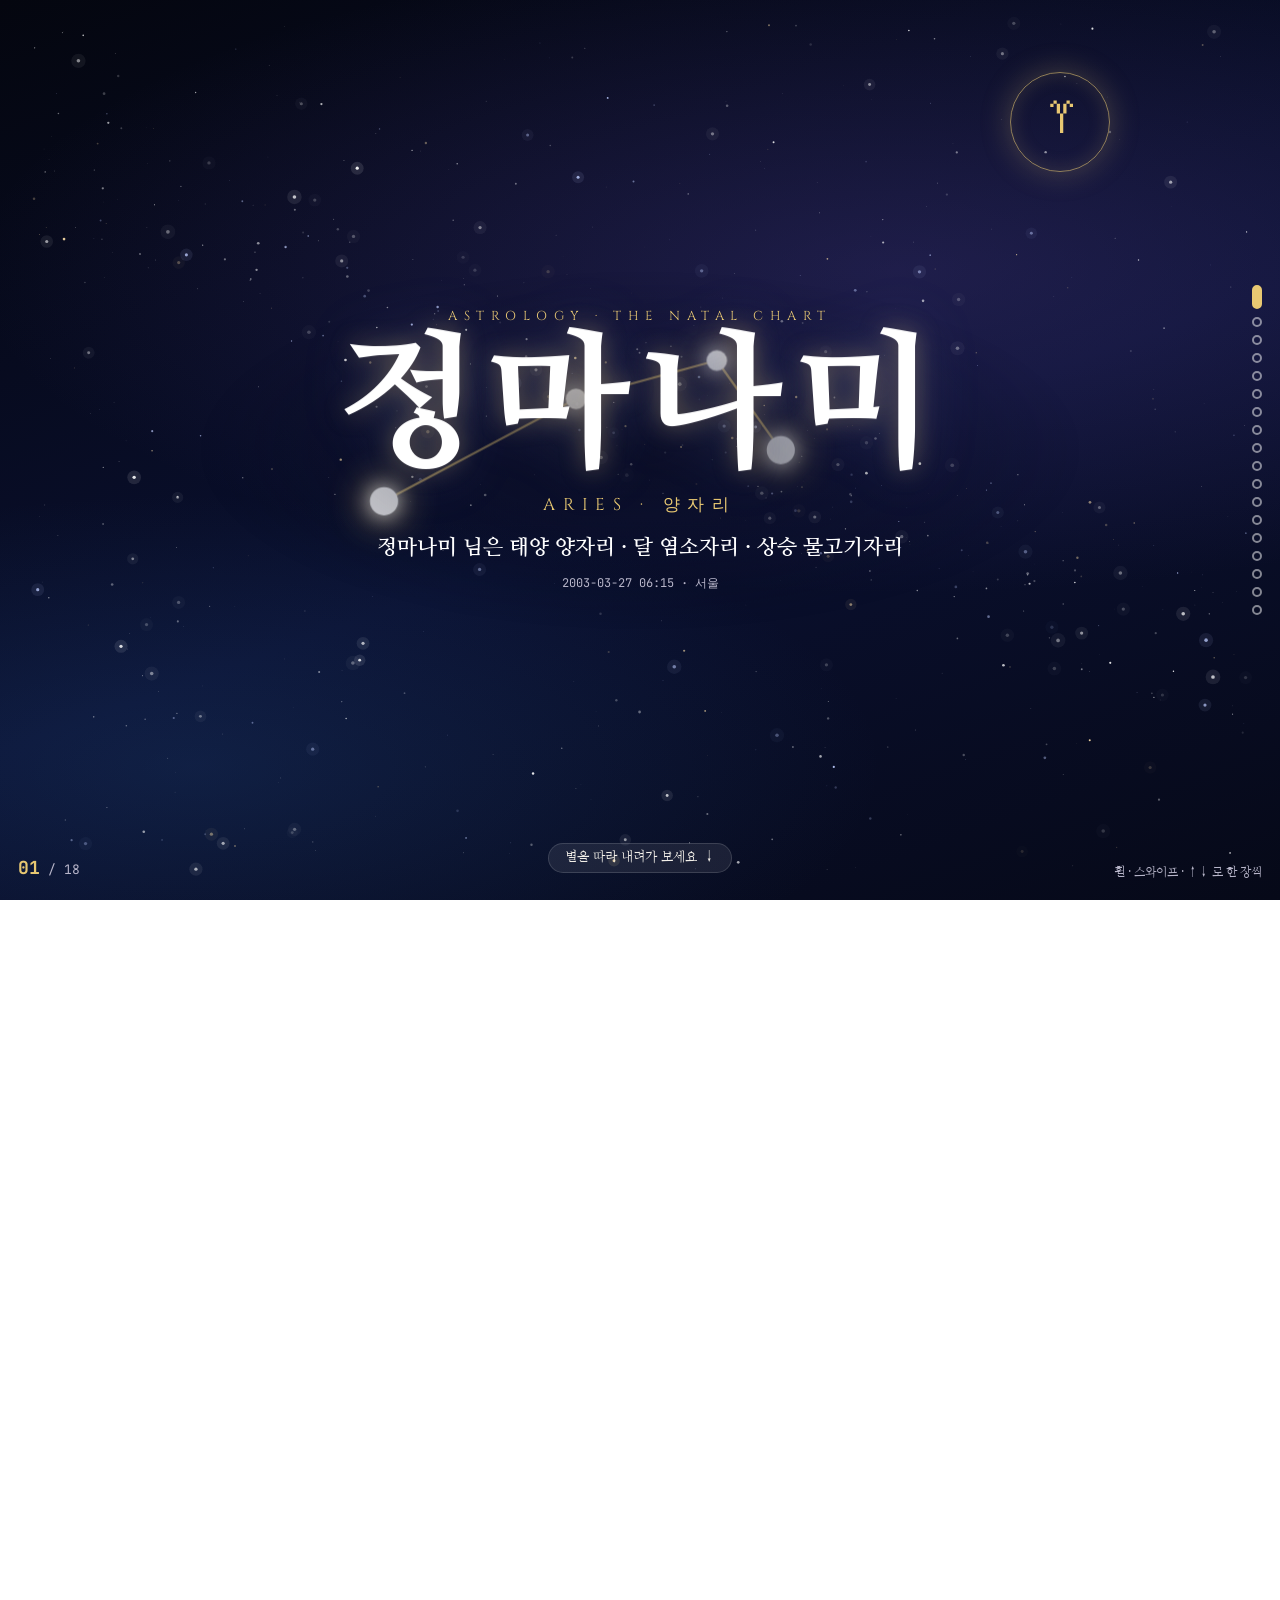
<file: docs/8fe1a6b4/star/index.html>
<!doctype html>
<html lang="ko">
<head>
<meta charset="utf-8">
<meta name="viewport" content="width=device-width, initial-scale=1">
<title>정마나미 님의 별자리</title>
<meta name="description" content="정마나미 님은 태양 양자리 · 달 염소자리 · 상승 물고기자리">
<meta property="og:title" content="정마나미 님의 별자리">
<meta property="og:description" content="정마나미 님은 태양 양자리 · 달 염소자리 · 상승 물고기자리">
<meta name="theme-color" content="#060918">
<meta name="robots" content="noindex, nofollow">
<link rel="preconnect" href="https://fonts.googleapis.com">
<link rel="preconnect" href="https://fonts.gstatic.com" crossorigin>
<link rel="stylesheet" href="https://fonts.googleapis.com/css2?family=Cinzel:wght@400;600;700&family=Cormorant+Garamond:ital,wght@0,500;1,500&family=Nanum+Myeongjo:wght@400;700;800&family=Noto+Sans+Symbols+2&family=JetBrains+Mono:wght@400;600&display=swap">
<link rel="stylesheet" href="../../assets/style.css">
<link rel="stylesheet" href="../../assets/astro.css">
<script src="../../assets/star.js" defer></script>
<script src="../../assets/app.js" defer></script>
</head>
<body class="deck astro">
<canvas id="sky" aria-hidden="true"></canvas>
<main class="track"><section class="slide hero" data-nav="표지">
  <svg class="constellation" viewBox="0 0 100 100" aria-hidden="true"><g class="c-lines"><polyline points="10,62 40,46 62,40 72,54" pathLength="100"/></g><g class="c-stars"><circle cx="10" cy="62" r="2.2" style="--i:0"/><circle cx="40" cy="46" r="1.6" style="--i:1"/><circle cx="62" cy="40" r="1.6" style="--i:2"/><circle cx="72" cy="54" r="2.2" style="--i:3"/></g></svg>
  <div class="hero-text">
    <p class="kicker">ASTROLOGY · THE NATAL CHART</p>
    <h1 class="name"><span class="ink">정마나미</span><span class="name-sub">ARIES · 양자리</span></h1>
    <p class="headline">정마나미 님은 태양 양자리 · 달 염소자리 · 상승 물고기자리</p>
    <p class="meta">2003-03-27 06:15 · 서울</p>
  </div>
  <div class="seal" aria-hidden="true"><span class="seal-char">♈︎</span></div>
  <button class="scroll-hint" data-go="next">별을 따라 내려가 보세요<span>↓</span></button>
</section><section class="slide" data-anim="stamp" data-nav="차트">
  <span class="wm" aria-hidden="true">✶</span>
  <div class="slide-inner"><header class="s-head a" style="--d:1">
  <span class="hj">✶</span>
  <div><p class="s-num">I · THE NATAL CHART</p><h2>하늘의 지도</h2>
  <p class="s-sub">2003년 3월 27일 오전 6시 15분, 서울의 하늘</p></div>
</header><div class="wheel-wrap a" style="--d:2"><svg class="wheel" viewBox="-300 -300 600 600" role="img" aria-label="출생 차트 휠"><circle class="ring" r="255"/><circle class="ring" r="212"/><circle class="ring inner" r="120"/><g class="aspects"><line class="asp" x1="-115.66" y1="23.39" x2="-80.67" y2="-86.12" stroke="#8fb4ff" style="--i:0" pathLength="100"/><line class="asp" x1="-117.27" y1="13.15" x2="73.91" y2="91.99" stroke="#8fb4ff" style="--i:1" pathLength="100"/><line class="asp" x1="-115.66" y1="23.39" x2="73.91" y2="91.99" stroke="#8fb4ff" style="--i:2" pathLength="100"/><line class="asp" x1="-13.2" y1="117.26" x2="19.36" y2="-116.4" stroke="#ef8a73" style="--i:3" pathLength="100"/><line class="asp" x1="-115.66" y1="23.39" x2="-29.64" y2="-114.22" stroke="#ef8a73" style="--i:4" pathLength="100"/><line class="asp" x1="73.91" y1="91.99" x2="-80.67" y2="-86.12" stroke="#ef8a73" style="--i:5" pathLength="100"/><line class="asp" x1="-101.74" y1="-59.77" x2="-13.2" y2="117.26" stroke="#8fb4ff" style="--i:6" pathLength="100"/></g><g class="spin"><path class="seg" d="M-254.99,2.68 A255,255 0 0 0 -219.49,129.81 L-182.48,107.92 A212,212 0 0 1 -211.99,2.22 Z" fill="#e8a26a"/><line class="cusp" x1="-119.99" y1="1.26" x2="-254.99" y2="2.68"/><text class="zg" x="-224.42" y="62.66">♈︎</text><text class="hn" x="-130.99" y="36.58">2</text><path class="seg" d="M-219.49,129.81 A255,255 0 0 0 -125.18,222.16 L-104.07,184.7 A212,212 0 0 1 -182.48,107.92 Z" fill="#a7c47e"/><line class="cusp" x1="-103.29" y1="61.09" x2="-219.49" y2="129.81"/><text class="zg" x="-163.02" y="166.48">♉︎</text><text class="hn" x="-95.15" y="97.17">3</text><path class="seg" d="M-125.18,222.16 A255,255 0 0 0 2.68,254.99 L2.22,211.99 A212,212 0 0 1 -104.07,184.7 Z" fill="#a9c4ff"/><line class="cusp" x1="-58.91" y1="104.55" x2="-125.18" y2="222.16"/><text class="zg" x="-57.94" y="225.68">♊︎</text><text class="hn" x="-33.82" y="131.73">4</text><path class="seg" d="M2.68,254.99 A255,255 0 0 0 129.81,219.49 L107.92,182.48 A212,212 0 0 1 2.22,211.99 Z" fill="#7fb0e0"/><line class="cusp" x1="1.26" y1="119.99" x2="2.68" y2="254.99"/><text class="zg" x="62.66" y="224.42">♋︎</text><text class="hn" x="36.58" y="130.99">5</text><path class="seg" d="M129.81,219.49 A255,255 0 0 0 222.16,125.18 L184.7,104.07 A212,212 0 0 1 107.92,182.48 Z" fill="#e8a26a"/><line class="cusp" x1="61.09" y1="103.29" x2="129.81" y2="219.49"/><text class="zg" x="166.48" y="163.02">♌︎</text><text class="hn" x="97.17" y="95.15">6</text><path class="seg" d="M222.16,125.18 A255,255 0 0 0 254.99,-2.68 L211.99,-2.22 A212,212 0 0 1 184.7,104.07 Z" fill="#a7c47e"/><line class="cusp" x1="104.55" y1="58.91" x2="222.16" y2="125.18"/><text class="zg" x="225.68" y="57.94">♍︎</text><text class="hn" x="131.73" y="33.82">7</text><path class="seg" d="M254.99,-2.68 A255,255 0 0 0 219.49,-129.81 L182.48,-107.92 A212,212 0 0 1 211.99,-2.22 Z" fill="#a9c4ff"/><line class="cusp" x1="119.99" y1="-1.26" x2="254.99" y2="-2.68"/><text class="zg" x="224.42" y="-62.66">♎︎</text><text class="hn" x="130.99" y="-36.58">8</text><path class="seg" d="M219.49,-129.81 A255,255 0 0 0 125.18,-222.16 L104.07,-184.7 A212,212 0 0 1 182.48,-107.92 Z" fill="#7fb0e0"/><line class="cusp" x1="103.29" y1="-61.09" x2="219.49" y2="-129.81"/><text class="zg" x="163.02" y="-166.48">♏︎</text><text class="hn" x="95.15" y="-97.17">9</text><path class="seg" d="M125.18,-222.16 A255,255 0 0 0 -2.68,-254.99 L-2.22,-211.99 A212,212 0 0 1 104.07,-184.7 Z" fill="#e8a26a"/><line class="cusp" x1="58.91" y1="-104.55" x2="125.18" y2="-222.16"/><text class="zg" x="57.94" y="-225.68">♐︎</text><text class="hn" x="33.82" y="-131.73">10</text><path class="seg" d="M-2.68,-254.99 A255,255 0 0 0 -129.81,-219.49 L-107.92,-182.48 A212,212 0 0 1 -2.22,-211.99 Z" fill="#a7c47e"/><line class="cusp" x1="-1.26" y1="-119.99" x2="-2.68" y2="-254.99"/><text class="zg" x="-62.66" y="-224.42">♑︎</text><text class="hn" x="-36.58" y="-130.99">11</text><path class="seg" d="M-129.81,-219.49 A255,255 0 0 0 -222.16,-125.18 L-184.7,-104.07 A212,212 0 0 1 -107.92,-182.48 Z" fill="#a9c4ff"/><line class="cusp" x1="-61.09" y1="-103.29" x2="-129.81" y2="-219.49"/><text class="zg" x="-166.48" y="-163.02">♒︎</text><text class="hn" x="-97.17" y="-95.15">12</text><path class="seg" d="M-222.16,-125.18 A255,255 0 0 0 -254.99,2.68 L-211.99,2.22 A212,212 0 0 1 -184.7,-104.07 Z" fill="#7fb0e0"/><line class="cusp" x1="-104.55" y1="-58.91" x2="-222.16" y2="-125.18"/><text class="zg" x="-225.68" y="-57.94">♓︎</text><text class="hn" x="-131.73" y="-33.82">1</text><line class="axis" x1="-120.0" y1="-0.0" x2="-268.0" y2="-0.0"/><text class="axl" x="-286.0" y="-0.0">ASC</text><line class="axis" x1="-0.55" y1="-120.0" x2="-1.23" y2="-268.0"/><text class="axl" x="-1.32" y="-286.0">MC</text><line class="tick" x1="-210.68" y1="23.62" x2="-200.74" y2="22.51"/><text class="pg" x="-181.33" y="15.59">☉</text><line class="tick" x1="-207.79" y1="42.02" x2="-197.99" y2="40.04"/><text class="pg" x="-177.4" y="40.68">☿</text><line class="tick" x1="-23.71" y1="210.67" x2="-22.59" y2="200.73"/><text class="pg" x="-20.35" y="180.86">♄</text><line class="tick" x1="132.78" y1="165.27" x2="126.52" y2="157.47"/><text class="pg" x="113.99" y="141.88">♃<tspan class="rx" dx="1">℞</tspan></text><line class="tick" x1="34.78" y1="-209.13" x2="33.14" y2="-199.26"/><text class="pg" x="29.86" y="-179.53">♇<tspan class="rx" dx="1">℞</tspan></text><line class="tick" x1="-53.25" y1="-205.2" x2="-50.74" y2="-195.52"/><text class="pg" x="-45.71" y="-176.17">♂</text><line class="tick" x1="-101.59" y1="-186.08" x2="-96.79" y2="-177.3"/><text class="pg" x="-87.21" y="-159.74">☽</text><line class="tick" x1="-144.93" y1="-154.73" x2="-138.09" y2="-147.43"/><text class="pg" x="-124.42" y="-132.83">♆</text><line class="tick" x1="-182.79" y1="-107.39" x2="-174.17" y2="-102.32"/><text class="pg" x="-151.78" y="-100.44">♀</text><line class="tick" x1="-186.21" y1="-101.33" x2="-177.43" y2="-96.55"/><text class="pg" x="-164.28" y="-78.34">♅</text></g></svg></div><p class="lead a" style="--d:3">해가 막 뜨려던 새벽, 동쪽 지평선엔 물고기자리의 마지막 별이 걸려 있었어요.</p><div class="stats"><div class="stat a" style="--d:4"><span class="st-label">태양 · 본질</span><span class="st-value">양자리</span><span class="st-sub">ARIES 5°</span></div><div class="stat a" style="--d:5"><span class="st-label">달 · 속마음</span><span class="st-value">염소자리</span><span class="st-sub">CAPRICORN 28°</span></div><div class="stat a" style="--d:6"><span class="st-label">상승 · 첫인상</span><span class="st-value">물고기자리</span><span class="st-sub">PISCES 29°</span></div></div><div class="evidence a" style="--d:7"><span class="ev-label">근거</span><span>태양 양 5° · 2하우스</span><span>달 염소 28° · 11하우스</span><span>ASC 물고기자리 29°</span><span>MC 사수자리 29°</span></div></div>
</section><section class="slide" data-anim="slide" data-nav="태양">
  <span class="wm" aria-hidden="true">♈︎</span>
  <div class="slide-inner"><header class="s-head a" style="--d:1">
  <span class="hj">♈︎</span>
  <div><p class="s-num">II · THE SUN</p><h2>태양 양자리</h2>
  <p class="s-sub">먼저 길을 여는 사람</p></div>
</header><p class="lead a" style="--d:2">봄의 첫 별자리, 양자리의 태양. 망설이기보다 먼저 시작하고, 넘어져도 다시 일어나는 사람이에요.</p><p class="para a" style="--d:3">양자리는 용기와 시작의 별자리예요. 위기가 오면 오히려 앞장서고, 누가 도와주길 기다리기보다 스스로 길을 내요.</p><p class="para a" style="--d:4">태양과 생각의 별 수성이 2하우스(돈과 가치)에 있어요. 내 힘으로 벌고, 내 기술로 인정받을 때 가장 빛나요. 행운의 별 목성과 조화(삼분)라 기본적으로 운이 따르는 사람이에요.</p><div class="evidence a" style="--d:5"><span class="ev-label">근거</span><span>태양 양 5° · 2하우스</span><span>수성 양 10° · 2하우스</span><span>태양–목성 삼분 (2.4°)</span></div></div>
</section><section class="slide" data-anim="flip" data-nav="달">
  <span class="wm" aria-hidden="true">♑︎</span>
  <div class="slide-inner"><header class="s-head a" style="--d:1">
  <span class="hj">♑︎</span>
  <div><p class="s-num">III · THE MOON</p><h2>달 염소자리</h2>
  <p class="s-sub">책임으로 다져진 속마음</p></div>
</header><p class="lead a" style="--d:2">속마음은 생각보다 어른스럽고 단단해요. 힘든 일이 있어도 혼자 정리하고, 해야 할 일부터 해요.</p><p class="para a" style="--d:3">염소자리 달은 감정을 잘 드러내지 않아요. 기대고 싶어도 &#x27;내가 해야지&#x27; 하고 버티는 쪽이에요.</p><p class="para a" style="--d:4">달이 11하우스(친구와 공동체)에 있어 믿을 수 있는 친구나 동료 곁에서 마음이 놓여요. 다만 너무 혼자 짊어지지 않게, 기댈 사람을 꼭 만들어 두세요.</p><div class="evidence a" style="--d:5"><span class="ev-label">근거</span><span>달 염소 28° · 11하우스</span></div></div>
</section><section class="slide" data-anim="rise" data-nav="상승궁">
  <span class="wm" aria-hidden="true">♓︎</span>
  <div class="slide-inner"><header class="s-head a" style="--d:1">
  <span class="hj">♓︎</span>
  <div><p class="s-num">IV · THE ASCENDANT</p><h2>상승 물고기자리</h2>
  <p class="s-sub">부드럽고 공감하는 첫인상</p></div>
</header><p class="lead a" style="--d:2">처음 만나면 다정하고 편안한 사람. 상대의 감정을 먼저 알아채고 챙겨줘요.</p><p class="para a" style="--d:3">물고기자리 상승은 공감과 치유의 기운이에요. 아픈 사람, 힘든 사람이 자연스럽게 다가와요.</p><p class="para a" style="--d:4">상승궁이 물고기자리 29°, 양자리와의 경계에 있어요. 태어난 시각이 몇 분만 늦었어도 양자리 상승이었을 만큼 &#x27;다정함&#x27;과 &#x27;용기&#x27;가 함께 있는 첫인상이에요. 1하우스에 천왕성이 있어 가끔 의외의 면모로 사람들을 놀라게 해요.</p><div class="evidence a" style="--d:5"><span class="ev-label">근거</span><span>ASC 물고기자리 29°</span><span>천왕성 물고기 0° · 1하우스</span></div></div>
</section><section class="slide" data-anim="stamp" data-nav="강단">
  <span class="wm" aria-hidden="true">♂</span>
  <div class="slide-inner"><header class="s-head a" style="--d:1">
  <span class="hj">♂</span>
  <div><p class="s-num">V · STRENGTH UNDER PRESSURE</p><h2>압박 속에서 단단해지는 힘</h2>
  <p class="s-sub">화성 염소자리 · 토성–명왕성 대립</p></div>
</header><p class="lead a" style="--d:2">차트에서 가장 특별한 부분. 행동의 별 화성이 가장 강해지는 염소자리에 있고, 시험의 별 토성과 변화의 별 명왕성이 마주 보고 있어요.</p><div class="cards"><div class="card a" style="--d:3"><span class="badge">♂</span><h3>가장 강한 화성</h3><p>염소자리 화성은 끈기와 인내의 화성이에요. 오래 버티고 끝까지 해내요. 위기 대처 능력이 여기서 나와요.</p></div><div class="card a" style="--d:4"><span class="badge">♄ ♇</span><h3>토성 ↔ 명왕성</h3><p>집(4하우스)과 사회(10하우스) 사이에 큰 압박이 걸려 있어요. 책임이 무겁게 느껴지는 대신, 그걸 견디며 남다른 내공이 쌓여요.</p></div><div class="card a" style="--d:5"><span class="badge">☿</span><h3>말과 행동의 긴장</h3><p>수성과 화성이 사각이라 압박이 쌓이면 말이 날카로워질 수 있어요. 한 박자 쉬고 말하면 오히려 설득력이 커져요.</p></div></div><div class="evidence a" style="--d:6"><span class="ev-label">근거</span><span>화성 염소 13° · 11하우스</span><span>토성–명왕성 대립 (3.0°)</span><span>수성–화성 사각 (3.1°)</span></div></div>
</section><section class="slide" data-anim="slide" data-nav="금성">
  <span class="wm" aria-hidden="true">♀</span>
  <div class="slide-inner"><header class="s-head a" style="--d:1">
  <span class="hj">♀</span>
  <div><p class="s-num">VI · VENUS</p><h2>금성 물병자리</h2>
  <p class="s-sub">사랑하는 방식</p></div>
</header><p class="lead a" style="--d:2">친구처럼 시작해서 깊어지는 사랑. 서로의 자유를 존중하는 관계에서 오래 가요.</p><p class="para a" style="--d:3">물병자리 금성은 독립적인 사랑이에요. 집착보다 신뢰, 화려함보다 대화가 통하는 사람에게 끌려요.</p><p class="para a" style="--d:4">금성이 천왕성과 붙어(합) 있고 12하우스(숨은 자리)에 있어요. 인연이 예상치 못한 순간에 갑자기 오고, 처음엔 조용히 시작하는 연애가 많아요.</p><div class="evidence a" style="--d:5"><span class="ev-label">근거</span><span>금성 물병 28° · 12하우스</span><span>금성–천왕성 합 (1.9°)</span><span>금성–토성 삼분</span></div></div>
</section><section class="slide" data-anim="flip" data-nav="화성">
  <span class="wm" aria-hidden="true">♂</span>
  <div class="slide-inner"><header class="s-head a" style="--d:1">
  <span class="hj">♂</span>
  <div><p class="s-num">VII · MARS</p><h2>화성 염소자리</h2>
  <p class="s-sub">움직이는 힘</p></div>
</header><p class="lead a" style="--d:2">목표가 정해지면 계획을 세우고, 계획대로 끝까지 가요.</p><p class="para a" style="--d:3">염소자리 화성은 화성이 가장 강해지는 자리예요. 순간의 열정보다 오래 가는 추진력이 무기예요.</p><p class="para a" style="--d:4">화성이 11하우스(공동체)에 있어 팀이나 조직을 위해 일할 때 힘이 가장 잘 나와요.</p><div class="evidence a" style="--d:5"><span class="ev-label">근거</span><span>화성 염소 13° · 11하우스</span></div></div>
</section><section class="slide" data-anim="rise" data-nav="원소">
  <span class="wm" aria-hidden="true">△</span>
  <div class="slide-inner"><header class="s-head a" style="--d:1">
  <span class="hj">△</span>
  <div><p class="s-num">VIII · THE ELEMENTS</p><h2>네 원소의 균형</h2>
  <p class="s-sub">불이 가장 많고, 흙이 뒤를 받쳐요</p></div>
</header><div class="fit"><div class="fit-row a" style="--d:2"><span class="fit-label">불 · 열정과 실행<small>바로 행동으로 옮기는 힘</small></span><span class="fit-track"><span class="fit-fill" style="--v:36%"></span></span><span class="fit-val">36%</span></div><div class="fit-row a" style="--d:3"><span class="fit-label">흙 · 현실과 안정<small>꾸준히 쌓아 손에 쥐는 힘</small></span><span class="fit-track"><span class="fit-fill" style="--v:27%"></span></span><span class="fit-val">27%</span></div><div class="fit-row a" style="--d:4"><span class="fit-label">공기 · 생각과 소통<small>아이디어를 내고 잇는 힘</small></span><span class="fit-track"><span class="fit-fill" style="--v:18%"></span></span><span class="fit-val">18%</span></div><div class="fit-row a" style="--d:5"><span class="fit-label">물 · 감정과 직관<small>느끼고 꿰뚫어 보는 힘</small></span><span class="fit-track"><span class="fit-fill" style="--v:18%"></span></span><span class="fit-val">18%</span></div></div><p class="para a" style="--d:6">열정(불)과 현실(흙)이 강해서 마음먹은 걸 실제로 해내는 힘이 좋아요. 대신 감정(물)과 생각(공기)이 적어 마음을 털어놓고 쉬는 게 서툴러요. 사주에서 &#x27;할 말을 삼킨다&#x27;고 했던 것과 같은 이야기예요.</p><div class="evidence a" style="--d:7"><span class="ev-label">근거</span><span>불 4 · 흙 3 · 공기 2 · 물 2</span></div></div>
</section><section class="slide" data-anim="stamp" data-nav="일">
  <span class="wm" aria-hidden="true">⌂</span>
  <div class="slide-inner"><header class="s-head a" style="--d:1">
  <span class="hj">⌂</span>
  <div><p class="s-num">IX · VOCATION</p><h2>일과 사명</h2>
  <p class="s-sub">중천 사수·염소 경계 · 10하우스 명왕성</p></div>
</header><p class="lead a" style="--d:2">생과 사, 위기와 회복을 다루는 일에서 깊이가 나와요.</p><p class="para a" style="--d:3">10하우스에 변화와 재생의 별 명왕성이 있어요. 위기 상황, 사람의 삶이 걸린 일, 무언가를 근본부터 바꾸는 일에서 남다른 힘을 발휘해요.</p><p class="para a" style="--d:4">일상과 일의 자리(6하우스)에 행운의 별 목성이 있어, 돌보고 치료하고 일상을 지키는 일에서 운이 따라요. 공감의 상승 물고기자리까지 더해져 &#x27;치유하는 직업&#x27;과 잘 맞아요.</p><div class="evidence a" style="--d:5"><span class="ev-label">근거</span><span>명왕성 10하우스</span><span>목성 사자 · 6하우스</span><span>ASC 물고기</span></div></div>
</section><section class="slide" data-anim="slide" data-nav="돈">
  <span class="wm" aria-hidden="true">◈</span>
  <div class="slide-inner"><header class="s-head a" style="--d:1">
  <span class="hj">◈</span>
  <div><p class="s-num">X · WEALTH</p><h2>돈과 가치</h2>
  <p class="s-sub">2하우스 양자리 · 태양과 수성</p></div>
</header><p class="lead a" style="--d:2">내 힘, 내 기술로 버는 돈이 가장 크게 쌓이는 차트예요.</p><div class="stats"><div class="stat a" style="--d:3"><span class="st-label">돈의 자리에 지금</span><span class="st-value">토성</span><span class="st-sub">2026.02 – 2028.04</span></div></div><p class="para a" style="--d:4">돈의 자리(2하우스)에 태양과 수성이 있어요. 자립심이 강하고, 전문 지식과 말로 돈을 벌어요.</p><p class="para a" style="--d:5">2026년 2월부터 2년간 시험의 별 토성이 이 돈의 자리를 지나요. 쉽게 벌기보다 &#x27;관리&#x27;를 배우는 시기라, 지금 세운 저축과 소비 습관이 평생 재산의 틀이 돼요.</p><div class="evidence a" style="--d:6"><span class="ev-label">근거</span><span>태양·수성 2하우스</span><span>토성 양자리 2026-02~2028-04</span></div></div>
</section><section class="slide" data-anim="flip" data-nav="사랑">
  <span class="wm" aria-hidden="true">♡</span>
  <div class="slide-inner"><header class="s-head a" style="--d:1">
  <span class="hj">♡</span>
  <div><p class="s-num">XI · LOVE &amp; PARTNERSHIP</p><h2>사랑과 결혼</h2>
  <p class="s-sub">7하우스 처녀자리</p></div>
</header><p class="lead a" style="--d:2">결국 함께할 사람은 똑똑하고 성실한, 말이 잘 통하는 사람이에요.</p><p class="para a" style="--d:3">배우자의 자리(7하우스)는 처녀자리이고, 그 주인 수성이 2하우스에 있어요. 현실 감각이 좋고 대화가 통하는 사람, 함께 살림과 미래를 꾸릴 사람과 인연이 깊어요.</p><p class="para a" style="--d:4">2027년 7월부터 1년간 행운의 별 목성이 이 배우자의 자리를 지나요. 좋은 사람을 만나기 아주 좋은 시기예요.</p><div class="evidence a" style="--d:5"><span class="ev-label">근거</span><span>7하우스 처녀자리</span><span>목성 처녀 2027-07~2028-08</span></div></div>
</section><section class="slide" data-anim="rise" data-nav="행운과 시험">
  <span class="wm" aria-hidden="true">♃</span>
  <div class="slide-inner"><header class="s-head a" style="--d:1">
  <span class="hj">♃</span>
  <div><p class="s-num">XII · JUPITER &amp; SATURN</p><h2>행운과 시험</h2>
  <p class="s-sub">목성 사자자리 · 토성 쌍둥이자리</p></div>
</header><div class="cards"><div class="card a" style="--d:2"><span class="badge">♃</span><h3>행운의 별 목성</h3><p>목성이 사자자리 6하우스. 일터에서 운이 좋고, 좋은 동료와 윗사람을 만나요. 태양·수성과 조화를 이뤄 노력이 인정받아요.</p></div><div class="card a" style="--d:3"><span class="badge">♄</span><h3>시험의 별 토성</h3><p>토성이 쌍둥이자리 4하우스(집과 가족). 집안의 책임을 일찍 느꼈고, 내 집과 가정을 단단히 세우는 게 평생의 숙제예요.</p></div><div class="card a" style="--d:4"><span class="badge">✦</span><h3>둘의 메시지</h3><p>밖에선 운이 따르니(목성), 안을 단단히 하라(토성). 그러면 흔들리지 않아요.</p></div></div><div class="evidence a" style="--d:5"><span class="ev-label">근거</span><span>목성 사자 8° · 6하우스 (역행)</span><span>토성 쌍둥이 22° · 4하우스</span></div></div>
</section><section class="slide" data-anim="stamp" data-nav="지나온 길">
  <span class="wm" aria-hidden="true">↺</span>
  <div class="slide-inner"><header class="s-head a" style="--d:1">
  <span class="hj">↺</span>
  <div><p class="s-num">XIII · THE PAST</p><h2>지나온 길</h2>
  <p class="s-sub">큰 별들이 돌아올 때마다 생긴 마디</p></div>
</header><p class="lead a" style="--d:2">목성과 토성이 내 차트의 같은 자리로 돌아올 때마다 삶의 마디가 생겨요.</p><ol class="timeline"><li class="tl a" style="--d:3"><span class="tl-when">2008 · 5세</span><div><h3>토성 사각</h3><p>첫 성장통. 새로운 환경에서 처음으로 규칙과 부딪혔을 거예요.</p></div></li><li class="tl a" style="--d:4"><span class="tl-when">2014 · 11세</span><div><h3>목성 회귀</h3><p>12년 만의 새 출발. 책임 있는 역할을 맡거나 칭찬받으며 자신감이 생긴 해.</p></div></li><li class="tl a" style="--d:5"><span class="tl-when">2017 · 14세</span><div><h3>토성 대립</h3><p>바깥과 부딪히며 균형을 배운 해. 친구 관계와 공부의 압박이 컸을 거예요.</p></div></li><li class="tl a" style="--d:6"><span class="tl-when">2025 · 22세</span><div><h3>토성 사각</h3><p>삶의 틀이 크게 바뀐 성장통의 해. 졸업, 취업, 이별 같은 무거운 선택이 있었을 거예요.</p></div></li></ol><div class="evidence a" style="--d:7"><span class="ev-label">근거</span><span>토성 사각 2008</span><span>목성 회귀 2014</span><span>토성 대립 2017</span><span>토성 사각 2025</span></div></div>
</section><section class="slide" data-anim="slide" data-nav="앞으로">
  <span class="wm" aria-hidden="true">→</span>
  <div class="slide-inner"><header class="s-head a" style="--d:1">
  <span class="hj">→</span>
  <div><p class="s-num">XIV · THE YEARS AHEAD</p><h2>앞으로의 흐름</h2>
  <p class="s-sub">2026 – 2028</p></div>
</header><ol class="timeline"><li class="tl a now" style="--d:2"><span class="tl-when">2026</span><div><h3>목성 회귀<span class="now-badge">지금</span></h3><p>12년 만의 새 출발. 새로운 일과 공부, 자격에 운이 크게 열려요.</p></div></li><li class="tl a now" style="--d:3"><span class="tl-when">2026.02 – 2028.04</span><div><h3>토성 · 양자리 (2하우스)<span class="now-badge">지금</span></h3><p>돈 관리를 배우는 2년. 지금 만든 습관이 평생 재산의 틀이 돼요.</p></div></li><li class="tl a" style="--d:4"><span class="tl-when">2026.07 – 2027.07</span><div><h3>목성 · 사자자리 (6하우스)</h3><p>일터에 행운. 좋은 직장, 좋은 동료, 인정받는 기회.</p></div></li><li class="tl a" style="--d:5"><span class="tl-when">2027.07 – 2028.08</span><div><h3>목성 · 처녀자리 (7하우스)</h3><p>배우자의 자리에 행운의 별. 좋은 인연을 만나기 가장 좋은 시기.</p></div></li><li class="tl a" style="--d:6"><span class="tl-when">2028.04 –</span><div><h3>토성 · 황소자리 (3하우스)</h3><p>배움과 소통을 단단히 다지는 시기.</p></div></li></ol><div class="evidence a" style="--d:7"><span class="ev-label">근거</span><span>목성 사자자리 2026-07~</span><span>목성 처녀자리 2027-07~</span><span>목성 천칭자리 2028-08~</span><span>토성 물고기자리 2026-01~</span><span>토성 양자리 2026-02~</span><span>토성 황소자리 2028-04~</span></div></div>
</section><section class="slide" data-anim="flip" data-nav="사주와 별">
  <span class="wm" aria-hidden="true">☯</span>
  <div class="slide-inner"><header class="s-head a" style="--d:1">
  <span class="hj">☯</span>
  <div><p class="s-num">XV · EAST MEETS WEST</p><h2>사주와 별이 같은 말을 할 때</h2>
  <p class="s-sub">두 개의 지도가 겹치는 곳</p></div>
</header><p class="lead a" style="--d:2">사주와 별자리는 완전히 다른 계산법인데, 정마나미 님 차트에선 같은 이야기를 여러 번 해요.</p><div class="cards"><div class="card a" style="--d:3"><span class="badge">七殺 · ♂</span><h3>압박 속에서 강해진다</h3><p>사주는 칠살 셋과 살인상생, 별은 가장 강한 염소자리 화성과 토성–명왕성의 대립. 둘 다 &#x27;압박을 견디며 단단해지는 사람&#x27;이래요.</p></div><div class="card a" style="--d:4"><span class="badge">醫 · ♓</span><h3>치유하는 사람</h3><p>사주는 의료·간호 적합도 92%, 별은 공감의 상승 물고기자리와 6하우스 목성. 같은 길을 가리켜요.</p></div><div class="card a" style="--d:5"><span class="badge">2025</span><h3>2025년의 큰 변화</h3><p>사주는 23세(2025) 巳亥 충으로 삶의 틀이 바뀌었다고 하고, 별은 같은 해 토성 사각이 왔다고 해요.</p></div><div class="card a" style="--d:6"><span class="badge">2027 → 2034</span><h3>만남은 별이, 결혼은 사주가</h3><p>별은 2027~28년 목성이 배우자 자리를 지나며 좋은 인연이 온다고 하고, 사주는 2032~34년을 결혼 적기로 봐요. 만나서 천천히 무르익는 흐름이에요.</p></div></div><div class="evidence a" style="--d:7"><span class="ev-label">근거</span><span>사주 칠살 · 별 화성 염소</span><span>사주 의료 92% · 별 ASC 물고기 · 목성 6H</span><span>사주 2025 巳亥 충 · 별 2025 토성 사각</span><span>별 목성 7H 2027 · 사주 2034 결혼</span></div></div>
</section><section class="slide" data-anim="rise" data-nav="근거">
  <span class="wm" aria-hidden="true">✧</span>
  <div class="slide-inner"><header class="s-head a" style="--d:1">
  <span class="hj">✧</span>
  <div><p class="s-num">XVI · THE METHOD</p><h2>이 별자리 풀이가 다른 이유</h2>
  <p class="s-sub">계산은 천문학으로</p></div>
</header><div class="cards"><div class="card a" style="--d:2"><span class="badge">☉</span><h3>실제 하늘을 계산</h3><p>태어난 순간 태양·달·행성 열 개의 위치를 천문 계산으로 구했어요. 2000년 기준 실제 위치와 비교해 오차 0.2° 이내로 검증했어요.</p></div><div class="card a" style="--d:3"><span class="badge">↑</span><h3>상승궁과 하우스</h3><p>서울의 위도·경도와 태어난 시각으로 동쪽 지평선(상승궁)을 계산하고 하우스를 나눴어요.</p></div><div class="card a" style="--d:4"><span class="badge">↺</span><h3>주기까지 계산</h3><p>목성·토성이 언제 내 차트의 같은 자리로 돌아오는지, 앞으로 어디를 지나는지를 날짜로 계산했어요.</p></div><div class="card a" style="--d:5"><span class="badge">☯</span><h3>사주와 교차 검증</h3><p>같은 사람의 사주와 별자리를 나란히 놓고, 두 계산이 같은 말을 하는 지점을 따로 짚었어요.</p></div><div class="card a" style="--d:6"><span class="badge">!</span><h3>상승궁 경계</h3><p>상승궁이 물고기자리 29°예요. 태어난 시각이 몇 분 늦으면 양자리 상승이 되는 경계라, 두 별자리의 기운을 함께 읽었어요.</p></div></div><div class="evidence a" style="--d:7"><span class="ev-label">근거</span><span>태양 5.8° · 달 298.0°</span><span>ASC 359.4° · MC 269.7°</span><span>서울 37.57N 126.98E</span><span>홀사인 하우스</span></div></div>
</section><section class="slide closing" data-anim="rise" data-nav="끝">
  <span class="wm" aria-hidden="true">✦</span>
  <div class="slide-inner">
    <p class="closing-text a" style="--d:1">새벽 지평선에서 막 떠오르던 양자리의 태양. 압박을 견딘 만큼 더 높이, 더 단단하게 떠오를 거예요.</p>
    <p class="a" style="--d:2"><button class="btn" data-go="0">처음부터 다시 보기</button> <a class="btn ghost" href="../">사주로도 보기 ☯</a></p>
    <footer class="a" style="--d:3">
      <p>AI 개발자가 봐주는 사주 · 별자리 · 재미로 보는 해석이며 중요한 결정의 근거가 아닙니다.</p>
    </footer>
  </div>
</section></main>
</body>
</html>
</file>
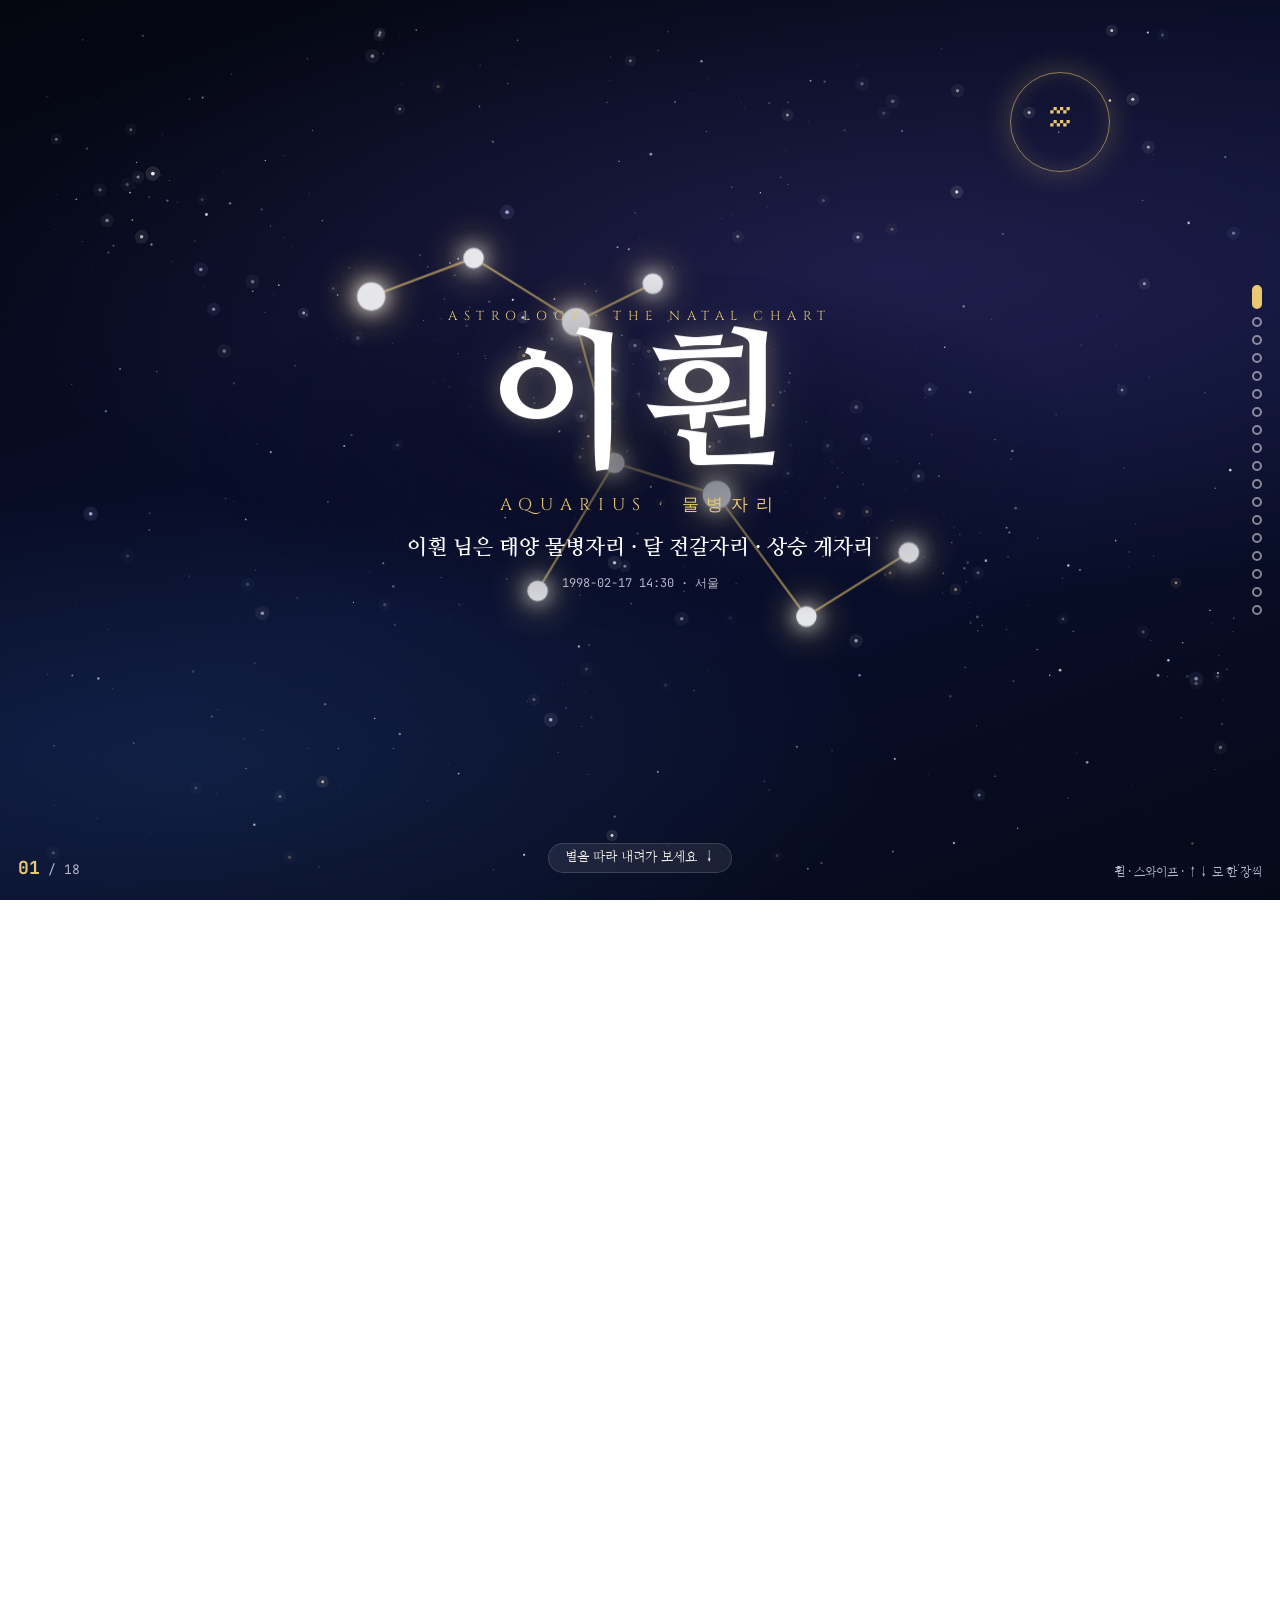
<file: docs/c7b5c968/star/index.html>
<!doctype html>
<html lang="ko">
<head>
<meta charset="utf-8">
<meta name="viewport" content="width=device-width, initial-scale=1">
<title>이훤 님의 별자리</title>
<meta name="description" content="이훤 님은 태양 물병자리 · 달 전갈자리 · 상승 게자리">
<meta property="og:title" content="이훤 님의 별자리">
<meta property="og:description" content="이훤 님은 태양 물병자리 · 달 전갈자리 · 상승 게자리">
<meta name="theme-color" content="#060918">
<meta name="robots" content="noindex, nofollow">
<link rel="preconnect" href="https://fonts.googleapis.com">
<link rel="preconnect" href="https://fonts.gstatic.com" crossorigin>
<link rel="stylesheet" href="https://fonts.googleapis.com/css2?family=Cinzel:wght@400;600;700&family=Cormorant+Garamond:ital,wght@0,500;1,500&family=Nanum+Myeongjo:wght@400;700;800&family=Noto+Sans+Symbols+2&family=JetBrains+Mono:wght@400;600&display=swap">
<link rel="stylesheet" href="../../assets/style.css">
<link rel="stylesheet" href="../../assets/astro.css">
<script src="../../assets/star.js" defer></script>
<script src="../../assets/app.js" defer></script>
</head>
<body class="deck astro">
<canvas id="sky" aria-hidden="true"></canvas>
<main class="track"><section class="slide hero" data-nav="표지">
  <svg class="constellation" viewBox="0 0 100 100" aria-hidden="true"><g class="c-lines"><polyline points="8,30 24,24 40,34 52,28" pathLength="100"/><polyline points="40,34 46,56 34,76" pathLength="100"/><polyline points="46,56 62,61 76,80 92,70" pathLength="100"/></g><g class="c-stars"><circle cx="8" cy="30" r="2.2" style="--i:0"/><circle cx="24" cy="24" r="1.6" style="--i:1"/><circle cx="34" cy="76" r="1.6" style="--i:2"/><circle cx="40" cy="34" r="2.2" style="--i:3"/><circle cx="46" cy="56" r="1.6" style="--i:4"/><circle cx="52" cy="28" r="1.6" style="--i:5"/><circle cx="62" cy="61" r="2.2" style="--i:6"/><circle cx="76" cy="80" r="1.6" style="--i:7"/><circle cx="92" cy="70" r="1.6" style="--i:8"/></g></svg>
  <div class="hero-text">
    <p class="kicker">ASTROLOGY · THE NATAL CHART</p>
    <h1 class="name"><span class="ink">이훤</span><span class="name-sub">AQUARIUS · 물병자리</span></h1>
    <p class="headline">이훤 님은 태양 물병자리 · 달 전갈자리 · 상승 게자리</p>
    <p class="meta">1998-02-17 14:30 · 서울</p>
  </div>
  <div class="seal" aria-hidden="true"><span class="seal-char">♒︎</span></div>
  <button class="scroll-hint" data-go="next">별을 따라 내려가 보세요<span>↓</span></button>
</section><section class="slide" data-anim="stamp" data-nav="차트">
  <span class="wm" aria-hidden="true">✶</span>
  <div class="slide-inner"><header class="s-head a" style="--d:1">
  <span class="hj">✶</span>
  <div><p class="s-num">I · THE NATAL CHART</p><h2>하늘의 지도</h2>
  <p class="s-sub">1998년 2월 17일 오후 2시 30분, 서울의 하늘</p></div>
</header><div class="wheel-wrap a" style="--d:2"><svg class="wheel" viewBox="-300 -300 600 600" role="img" aria-label="출생 차트 휠"><circle class="ring" r="255"/><circle class="ring" r="212"/><circle class="ring inner" r="120"/><g class="aspects"><line class="asp" x1="35.65" y1="112.49" x2="113.05" y2="-33.82" stroke="#ef8a73" style="--i:0" pathLength="100"/><line class="asp" x1="35.65" y1="112.49" x2="77.26" y2="-89.19" stroke="#8fb4ff" style="--i:1" pathLength="100"/><line class="asp" x1="106.25" y1="-51.33" x2="95.31" y2="69.57" stroke="#8fb4ff" style="--i:2" pathLength="100"/><line class="asp" x1="117.16" y1="-14.06" x2="51.86" y2="-105.99" stroke="#8fb4ff" style="--i:3" pathLength="100"/><line class="asp" x1="84.44" y1="-82.43" x2="35.65" y2="112.49" stroke="#8fb4ff" style="--i:4" pathLength="100"/><line class="asp" x1="117.16" y1="-14.06" x2="-5.58" y2="-117.87" stroke="#ef8a73" style="--i:5" pathLength="100"/><line class="asp" x1="77.26" y1="-89.19" x2="95.31" y2="69.57" stroke="#ef8a73" style="--i:6" pathLength="100"/><line class="asp" x1="35.65" y1="112.49" x2="90.06" y2="-76.24" stroke="#8fb4ff" style="--i:7" pathLength="100"/></g><g class="spin"><path class="seg" d="M61.85,-247.39 A255,255 0 0 0 -70.13,-245.17 L-58.3,-203.83 A212,212 0 0 1 51.42,-205.67 Z" fill="#e8a26a"/><line class="cusp" x1="29.11" y1="-116.42" x2="61.85" y2="-247.39"/><text class="zg" x="-3.92" y="-232.97">♈︎</text><text class="hn" x="-2.29" y="-135.98">10</text><path class="seg" d="M-70.13,-245.17 A255,255 0 0 0 -183.32,-177.26 L-152.4,-147.37 A212,212 0 0 1 -58.3,-203.83 Z" fill="#a7c47e"/><line class="cusp" x1="-33.0" y1="-115.37" x2="-70.13" y2="-245.17"/><text class="zg" x="-119.87" y="-199.8">♉︎</text><text class="hn" x="-69.97" y="-116.62">11</text><path class="seg" d="M-183.32,-177.26 A255,255 0 0 0 -247.39,-61.85 L-205.67,-51.42 A212,212 0 0 1 -152.4,-147.37 Z" fill="#a9c4ff"/><line class="cusp" x1="-86.27" y1="-83.42" x2="-183.32" y2="-177.26"/><text class="zg" x="-203.71" y="-113.09">♊︎</text><text class="hn" x="-118.91" y="-66.01">12</text><path class="seg" d="M-247.39,-61.85 A255,255 0 0 0 -245.17,70.13 L-203.83,58.3 A212,212 0 0 1 -205.67,-51.42 Z" fill="#7fb0e0"/><line class="cusp" x1="-116.42" y1="-29.11" x2="-247.39" y2="-61.85"/><text class="zg" x="-232.97" y="3.92">♋︎</text><text class="hn" x="-135.98" y="2.29">1</text><path class="seg" d="M-245.17,70.13 A255,255 0 0 0 -177.26,183.32 L-147.37,152.4 A212,212 0 0 1 -203.83,58.3 Z" fill="#e8a26a"/><line class="cusp" x1="-115.37" y1="33.0" x2="-245.17" y2="70.13"/><text class="zg" x="-199.8" y="119.87">♌︎</text><text class="hn" x="-116.62" y="69.97">2</text><path class="seg" d="M-177.26,183.32 A255,255 0 0 0 -61.85,247.39 L-51.42,205.67 A212,212 0 0 1 -147.37,152.4 Z" fill="#a7c47e"/><line class="cusp" x1="-83.42" y1="86.27" x2="-177.26" y2="183.32"/><text class="zg" x="-113.09" y="203.71">♍︎</text><text class="hn" x="-66.01" y="118.91">3</text><path class="seg" d="M-61.85,247.39 A255,255 0 0 0 70.13,245.17 L58.3,203.83 A212,212 0 0 1 -51.42,205.67 Z" fill="#a9c4ff"/><line class="cusp" x1="-29.11" y1="116.42" x2="-61.85" y2="247.39"/><text class="zg" x="3.92" y="232.97">♎︎</text><text class="hn" x="2.29" y="135.98">4</text><path class="seg" d="M70.13,245.17 A255,255 0 0 0 183.32,177.26 L152.4,147.37 A212,212 0 0 1 58.3,203.83 Z" fill="#7fb0e0"/><line class="cusp" x1="33.0" y1="115.37" x2="70.13" y2="245.17"/><text class="zg" x="119.87" y="199.8">♏︎</text><text class="hn" x="69.97" y="116.62">5</text><path class="seg" d="M183.32,177.26 A255,255 0 0 0 247.39,61.85 L205.67,51.42 A212,212 0 0 1 152.4,147.37 Z" fill="#e8a26a"/><line class="cusp" x1="86.27" y1="83.42" x2="183.32" y2="177.26"/><text class="zg" x="203.71" y="113.09">♐︎</text><text class="hn" x="118.91" y="66.01">6</text><path class="seg" d="M247.39,61.85 A255,255 0 0 0 245.17,-70.13 L203.83,-58.3 A212,212 0 0 1 205.67,51.42 Z" fill="#a7c47e"/><line class="cusp" x1="116.42" y1="29.11" x2="247.39" y2="61.85"/><text class="zg" x="232.97" y="-3.92">♑︎</text><text class="hn" x="135.98" y="-2.29">7</text><path class="seg" d="M245.17,-70.13 A255,255 0 0 0 177.26,-183.32 L147.37,-152.4 A212,212 0 0 1 203.83,-58.3 Z" fill="#a9c4ff"/><line class="cusp" x1="115.37" y1="-33.0" x2="245.17" y2="-70.13"/><text class="zg" x="199.8" y="-119.87">♒︎</text><text class="hn" x="116.62" y="-69.97">8</text><path class="seg" d="M177.26,-183.32 A255,255 0 0 0 61.85,-247.39 L51.42,-205.67 A212,212 0 0 1 147.37,-152.4 Z" fill="#7fb0e0"/><line class="cusp" x1="83.42" y1="-86.27" x2="177.26" y2="-183.32"/><text class="zg" x="113.09" y="-203.71">♓︎</text><text class="hn" x="66.01" y="-118.91">9</text><line class="axis" x1="-120.0" y1="-0.0" x2="-268.0" y2="-0.0"/><text class="axl" x="-286.0" y="-0.0">ASC</text><line class="axis" x1="36.84" y1="-114.2" x2="82.28" y2="-255.06"/><text class="axl" x="87.8" y="-272.19">MC</text><line class="tick" x1="-10.03" y1="-211.76" x2="-9.56" y2="-201.77"/><text class="pg" x="-8.61" y="-181.8">♄</text><line class="tick" x1="64.05" y1="202.09" x2="61.03" y2="192.56"/><text class="pg" x="54.98" y="173.5">☽</text><line class="tick" x1="171.23" y1="124.99" x2="163.16" y2="119.1"/><text class="pg" x="147.0" y="107.3">♇</text><line class="tick" x1="210.49" y1="-25.26" x2="200.56" y2="-24.07"/><text class="pg" x="180.7" y="-21.69">♀</text><line class="tick" x1="203.11" y1="-60.76" x2="193.52" y2="-57.9"/><text class="pg" x="174.36" y="-52.17">♆</text><line class="tick" x1="190.89" y1="-92.22" x2="181.89" y2="-87.87"/><text class="pg" x="163.88" y="-79.17">♅</text><line class="tick" x1="161.81" y1="-136.98" x2="154.17" y2="-130.52"/><text class="pg" x="146.2" y="-108.39">☿</text><line class="tick" x1="151.7" y1="-148.09" x2="144.54" y2="-141.11"/><text class="pg" x="129.69" y="-127.69">☉</text><line class="tick" x1="138.8" y1="-160.24" x2="132.26" y2="-152.68"/><text class="pg" x="110.66" y="-144.49">♃</text><line class="tick" x1="93.17" y1="-190.43" x2="88.78" y2="-181.45"/><text class="pg" x="79.99" y="-163.48">♂</text></g></svg></div><p class="lead a" style="--d:3">태어난 순간 하늘의 별 넷이 물병자리에 모여 있었어요.</p><div class="stats"><div class="stat a" style="--d:4"><span class="st-label">태양 · 본질</span><span class="st-value">물병자리</span><span class="st-sub">AQUARIUS 28°</span></div><div class="stat a" style="--d:5"><span class="st-label">달 · 속마음</span><span class="st-value">전갈자리</span><span class="st-sub">SCORPIO 1°</span></div><div class="stat a" style="--d:6"><span class="st-label">상승 · 첫인상</span><span class="st-value">게자리</span><span class="st-sub">CANCER 14°</span></div></div><div class="evidence a" style="--d:7"><span class="ev-label">근거</span><span>태양 물병 28° · 8하우스</span><span>달 전갈 1° · 5하우스</span><span>ASC 게 14°</span><span>MC 물고기 26°</span></div></div>
</section><section class="slide" data-anim="slide" data-nav="태양">
  <span class="wm" aria-hidden="true">♒︎</span>
  <div class="slide-inner"><header class="s-head a" style="--d:1">
  <span class="hj">♒︎</span>
  <div><p class="s-num">II · THE SUN</p><h2>태양 물병자리</h2>
  <p class="s-sub">남들과 다른 길을 가는 사람</p></div>
</header><p class="lead a" style="--d:2">정해진 길보다 아직 아무도 안 간 길에 끌리는 사람. 생각이 남들보다 몇 걸음 앞서 있어요.</p><p class="para a" style="--d:3">물병자리는 자유와 독창성, 그리고 &#x27;사람들 모두를 위한 더 나은 방식&#x27;을 상징해요. 틀에 박힌 방식을 보면 바꾸고 싶어지고, 누가 시켜서보다 스스로 납득해야 움직여요.</p><p class="para a" style="--d:4">태양이 물병자리 끝자락(28°)에 있어요. 물병의 기질을 가장 무르익은 형태로 가진 셈이라, 독립심과 고집이 특히 단단해요. 태양이 8하우스(깊은 변화)에 있어 겉보다 속에서 큰 변화를 겪으며 자라는 타입이에요.</p><div class="evidence a" style="--d:5"><span class="ev-label">근거</span><span>태양 물병 28°</span><span>8하우스</span></div></div>
</section><section class="slide" data-anim="flip" data-nav="달">
  <span class="wm" aria-hidden="true">♏︎</span>
  <div class="slide-inner"><header class="s-head a" style="--d:1">
  <span class="hj">♏︎</span>
  <div><p class="s-num">III · THE MOON</p><h2>달 전갈자리</h2>
  <p class="s-sub">깊고 뜨거운 속마음</p></div>
</header><p class="lead a" style="--d:2">겉은 쿨해 보여도 속마음은 누구보다 깊고 뜨거워요. 쉽게 믿지 않지만 한 번 믿으면 끝까지 가요.</p><p class="para a" style="--d:3">물병자리 태양이 &#x27;머리로 거리를 두는&#x27; 사람이라면, 전갈자리 달은 &#x27;마음으로 깊이 파고드는&#x27; 사람이에요. 이 둘이 함께 있어서 남들은 이훤 님을 쿨하다고 보지만, 가까운 사람은 생각보다 정이 깊고 질투도 있다는 걸 알아요.</p><p class="para a" style="--d:4">달이 5하우스(연애와 창작)에 있어 사랑과 무언가를 만드는 일에서 감정이 가장 크게 움직여요. 목성과 조화(삼분)를 이뤄 감정이 풍요롭고, 해왕성과 긴장(사각)이라 상대를 이상화하거나 혼자 상상이 커질 때가 있어요.</p><div class="evidence a" style="--d:5"><span class="ev-label">근거</span><span>달 전갈 1° · 5하우스</span><span>달–목성 삼분 (1.5°)</span><span>달–해왕성 사각 (0.9°)</span><span>태양–달 삼분</span></div></div>
</section><section class="slide" data-anim="rise" data-nav="상승궁">
  <span class="wm" aria-hidden="true">♋︎</span>
  <div class="slide-inner"><header class="s-head a" style="--d:1">
  <span class="hj">♋︎</span>
  <div><p class="s-num">IV · THE ASCENDANT</p><h2>상승 게자리</h2>
  <p class="s-sub">처음 만난 사람이 보는 나</p></div>
</header><p class="lead a" style="--d:2">처음 만나면 다정하고 편안한 사람. 낯선 사람도 금방 마음을 놓게 만드는 분위기가 있어요.</p><p class="para a" style="--d:3">상승궁은 태어난 순간 동쪽 지평선에 떠오르던 별자리예요. 게자리는 보호하고 챙기는 별자리라, 첫인상이 부드럽고 따뜻해요.</p><p class="para a" style="--d:4">재밌는 건 속(물병자리 태양)은 독립적이고 앞서가는데, 겉(게자리)은 다정하고 챙겨주는 모습이라는 점. 그래서 &#x27;알고 보면 생각보다 단단한 사람&#x27;이라는 말을 자주 들어요.</p><div class="evidence a" style="--d:5"><span class="ev-label">근거</span><span>ASC 게자리 14°</span><span>태양 물병 (8하우스)</span></div></div>
</section><section class="slide" data-anim="stamp" data-nav="스텔리움">
  <span class="wm" aria-hidden="true">✦</span>
  <div class="slide-inner"><header class="s-head a" style="--d:1">
  <span class="hj">✦</span>
  <div><p class="s-num">V · THE STELLIUM</p><h2>물병자리에 모인 네 개의 별</h2>
  <p class="s-sub">태양 · 수성 · 천왕성 · 해왕성</p></div>
</header><p class="lead a" style="--d:2">차트에서 가장 특별한 부분. 태양과 생각의 별(수성), 혁신의 별(천왕성), 꿈의 별(해왕성)이 한 별자리에 모여 있어요.</p><p class="para a" style="--d:3">별 넷이 모두 8하우스(깊은 변화)에 있어요. 인생의 큰 전환은 늘 겉이 아니라 안쪽, 생각과 가치관이 뒤집히는 데서 시작돼요.</p><div class="cards"><div class="card a" style="--d:4"><span class="badge">☉☿</span><h3>태양 + 수성</h3><p>생각과 정체성이 하나예요. 아이디어가 곧 나 자신이라, 내 생각이 부정당하면 나를 부정당한 것처럼 느껴요.</p></div><div class="card a" style="--d:5"><span class="badge">♅</span><h3>천왕성</h3><p>물병자리의 주인 별이 제자리에 있어요. 남들보다 먼저 새로운 걸 알아보고, 낡은 방식을 뒤집고 싶어 해요.</p></div><div class="card a" style="--d:6"><span class="badge">♆</span><h3>해왕성</h3><p>현실 너머를 그리는 상상력. 아직 없는 걸 머릿속에서 먼저 완성해 두는 사람이에요.</p></div></div><div class="evidence a" style="--d:7"><span class="ev-label">근거</span><span>태양 물병 28°</span><span>수성 물병 24° (태양과 합)</span><span>천왕성 물병 9°</span><span>해왕성 물병 0°</span><span>모두 8하우스</span></div></div>
</section><section class="slide" data-anim="slide" data-nav="금성">
  <span class="wm" aria-hidden="true">♀</span>
  <div class="slide-inner"><header class="s-head a" style="--d:1">
  <span class="hj">♀</span>
  <div><p class="s-num">VI · VENUS</p><h2>금성 염소자리</h2>
  <p class="s-sub">사랑하는 방식</p></div>
</header><p class="lead a" style="--d:2">사랑에 진지하고 신중한 사람. 천천히 시작해서 오래, 단단하게 가는 관계를 원해요.</p><p class="para a" style="--d:3">금성이 염소자리에 있어 말보다 책임으로 사랑을 보여줘요. 가벼운 관계엔 마음이 안 가고, &#x27;이 사람과 미래를 그릴 수 있나&#x27;를 먼저 봐요.</p><p class="para a" style="--d:4">금성이 7하우스(배우자 자리)에 있어 결혼과 파트너십이 인생에서 중요한 축이에요. 금성과 토성이 긴장(사각)이라 사랑을 시작하기까지 오래 걸리거나 시험을 겪지만, 그만큼 한 번 맺은 관계는 시간이 갈수록 단단해져요.</p><p class="para a" style="--d:5">화성과 조화(육분)를 이뤄 끌림과 행동이 잘 맞아요. 마음이 정해지면 망설이지 않아요.</p><div class="evidence a" style="--d:6"><span class="ev-label">근거</span><span>금성 염소 20° · 7하우스</span><span>금성–토성 사각 (4.1°)</span><span>금성–화성 육분 (2.9°)</span></div></div>
</section><section class="slide" data-anim="flip" data-nav="화성">
  <span class="wm" aria-hidden="true">♂</span>
  <div class="slide-inner"><header class="s-head a" style="--d:1">
  <span class="hj">♂</span>
  <div><p class="s-num">VII · MARS</p><h2>화성 물고기자리</h2>
  <p class="s-sub">움직이는 힘</p></div>
</header><p class="lead a" style="--d:2">밀어붙이기보다 흐름을 읽고 타는 사람. 직감이 오면 그때 크게 움직여요.</p><p class="para a" style="--d:3">화성이 물고기자리에 있어 경쟁보다 의미에 끌려 움직여요. &#x27;이게 왜 필요한가&#x27;가 납득되면 누구보다 오래 몰입해요.</p><p class="para a" style="--d:4">화성이 9하우스(해외·배움·신념)에 있어 새로운 세계, 먼 곳, 큰 배움에서 에너지가 솟아요. 같은 자리에 있는 목성이 그 힘을 키워줘요.</p><div class="evidence a" style="--d:5"><span class="ev-label">근거</span><span>화성 물고기 17° · 9하우스</span><span>목성 물고기 3° · 9하우스</span></div></div>
</section><section class="slide" data-anim="rise" data-nav="원소">
  <span class="wm" aria-hidden="true">△</span>
  <div class="slide-inner"><header class="s-head a" style="--d:1">
  <span class="hj">△</span>
  <div><p class="s-num">VIII · THE ELEMENTS</p><h2>네 원소의 균형</h2>
  <p class="s-sub">물이 넘치고, 불은 하나</p></div>
</header><div class="fit"><div class="fit-row a" style="--d:2"><span class="fit-label">물 · 감정과 직관<small>느끼고 꿰뚫어 보는 힘</small></span><span class="fit-track"><span class="fit-fill" style="--v:55%"></span></span><span class="fit-val">55%</span></div><div class="fit-row a" style="--d:3"><span class="fit-label">공기 · 생각과 소통<small>아이디어를 내고 잇는 힘</small></span><span class="fit-track"><span class="fit-fill" style="--v:27%"></span></span><span class="fit-val">27%</span></div><div class="fit-row a" style="--d:4"><span class="fit-label">불 · 열정과 실행<small>바로 행동으로 옮기는 힘</small></span><span class="fit-track"><span class="fit-fill" style="--v:9%"></span></span><span class="fit-val">9%</span></div><div class="fit-row a" style="--d:5"><span class="fit-label">흙 · 현실과 안정<small>꾸준히 쌓아 손에 쥐는 힘</small></span><span class="fit-track"><span class="fit-fill" style="--v:9%"></span></span><span class="fit-val">9%</span></div></div><p class="para a" style="--d:6">직관과 아이디어는 넘치는데, 그걸 바로 실행하는 불과 결과로 굳히는 흙이 적어요. 그래서 머릿속에선 이미 완성인데 세상엔 아직 안 나온 것들이 쌓이기 쉬워요. 사주에서 火가 하나도 없던 것과 똑같은 그림이에요.</p><div class="evidence a" style="--d:7"><span class="ev-label">근거</span><span>물 6 · 공기 3 · 불 1 · 흙 1</span><span>달 전갈 · 상승 게 · 화성·목성 물고기</span></div></div>
</section><section class="slide" data-anim="stamp" data-nav="일">
  <span class="wm" aria-hidden="true">⌂</span>
  <div class="slide-inner"><header class="s-head a" style="--d:1">
  <span class="hj">⌂</span>
  <div><p class="s-num">IX · VOCATION</p><h2>일과 사명</h2>
  <p class="s-sub">중천 물고기자리 · 10하우스 토성</p></div>
</header><p class="lead a" style="--d:2">상상력으로 사람들에게 의미 있는 걸 만들어 주는 일. 그리고 그 일은 시간이 걸려 단단하게 이뤄져요.</p><p class="para a" style="--d:3">사회적인 꿈을 뜻하는 중천(MC)이 물고기자리예요. 돈만 되는 일보다 사람들의 삶을 실제로 바꾸는 일, 창의적이고 의미 있는 일에서 커리어가 빛나요.</p><p class="para a" style="--d:4">10하우스에 토성이 있어요. 커리어가 빨리 뜨기보다 늦게, 하지만 확실하게 올라가는 &#x27;자수성가형&#x27;. 젊을 땐 인정이 더디게 느껴져도 30대부터 이름과 자리가 단단해져요.</p><div class="evidence a" style="--d:5"><span class="ev-label">근거</span><span>MC 물고기 26°</span><span>토성 양자리 16° · 10하우스</span></div></div>
</section><section class="slide" data-anim="slide" data-nav="돈">
  <span class="wm" aria-hidden="true">◈</span>
  <div class="slide-inner"><header class="s-head a" style="--d:1">
  <span class="hj">◈</span>
  <div><p class="s-num">X · WEALTH</p><h2>돈과 가치</h2>
  <p class="s-sub">2하우스 사자자리 · 2026~27 목성</p></div>
</header><p class="lead a" style="--d:2">혼자 버는 돈보다 &#x27;함께 만드는 것&#x27;에서 큰돈이 들어오는 차트예요.</p><div class="stats"><div class="stat a" style="--d:3"><span class="st-label">지금 돈의 자리에</span><span class="st-value">목성</span><span class="st-sub">2026.07 – 2027.07</span></div></div><p class="para a" style="--d:4">돈의 자리(2하우스)는 사자자리이고, 그 주인인 태양이 8하우스(공동의 재산)에 있어요. 월급보다 지분, 투자, 파트너와 함께 키우는 것, 내가 만든 것이 계속 돈을 벌어 오는 구조에서 재물이 커져요.</p><p class="para a" style="--d:5">지금(2026년 7월~2027년 7월) 행운의 별 목성이 바로 이 돈의 자리를 지나고 있어요. 12년에 한 번 오는 수입 확장의 시기예요.</p><div class="evidence a" style="--d:6"><span class="ev-label">근거</span><span>2하우스 사자자리</span><span>태양 8하우스</span><span>목성 사자자리 통과 2026-07~2027-07</span></div></div>
</section><section class="slide" data-anim="flip" data-nav="사랑">
  <span class="wm" aria-hidden="true">♡</span>
  <div class="slide-inner"><header class="s-head a" style="--d:1">
  <span class="hj">♡</span>
  <div><p class="s-num">XI · LOVE &amp; PARTNERSHIP</p><h2>사랑과 결혼</h2>
  <p class="s-sub">7하우스 염소자리 금성</p></div>
</header><p class="lead a" style="--d:2">결혼은 늦을수록 좋고, 그만큼 단단한 사람과 해요.</p><p class="para a" style="--d:3">배우자의 자리(7하우스)에 금성이 있고, 그 별자리(염소자리)의 주인 토성은 10하우스에 있어요. 성실하고 책임감 있으며 사회적으로 자리를 잡은 사람, 나이보다 성숙한 사람과 인연이 깊어요.</p><p class="para a" style="--d:4">2027년엔 29년에 한 번 오는 &#x27;토성 회귀&#x27;가 와요. 삶의 틀을 다시 짜고 진짜 약속을 하는 시기라, 결혼이나 평생의 결정을 하기 좋은 때예요. 같은 시기 목성이 돈의 자리를 지나며 현실적인 기반도 함께 생겨요.</p><div class="evidence a" style="--d:5"><span class="ev-label">근거</span><span>금성 7하우스</span><span>7하우스 주인 토성 → 10하우스</span><span>토성 회귀 2027</span><span>목성 2하우스 2026-07~</span></div></div>
</section><section class="slide" data-anim="rise" data-nav="행운과 시험">
  <span class="wm" aria-hidden="true">♃</span>
  <div class="slide-inner"><header class="s-head a" style="--d:1">
  <span class="hj">♃</span>
  <div><p class="s-num">XII · JUPITER &amp; SATURN</p><h2>행운과 시험</h2>
  <p class="s-sub">목성 물고기자리 · 토성 양자리</p></div>
</header><div class="cards"><div class="card a" style="--d:2"><span class="badge">♃</span><h3>행운의 별 목성</h3><p>목성이 자기 집 같은 물고기자리 9하우스에 있어요. 해외, 큰 배움, 멀리 떠나는 길에서 행운이 와요. 태양과도 가까워 기본적으로 운이 좋은 사람이에요.</p></div><div class="card a" style="--d:3"><span class="badge">♄</span><h3>시험의 별 토성</h3><p>토성이 10하우스 양자리에 있어요. 일과 명예에서 시험을 많이 받지만, 그 시험을 통과할수록 누구도 흔들 수 없는 자리가 생겨요.</p></div><div class="card a" style="--d:4"><span class="badge">✦</span><h3>둘의 메시지</h3><p>멀리 보고(목성 9하우스), 천천히 쌓아라(토성 10하우스). 조급해하지만 않으면 결국 크게 이뤄요.</p></div></div><div class="evidence a" style="--d:5"><span class="ev-label">근거</span><span>목성 물고기 3° · 9하우스</span><span>태양–목성 합 (4.8°)</span><span>토성 양 16° · 10하우스</span></div></div>
</section><section class="slide" data-anim="stamp" data-nav="지나온 길">
  <span class="wm" aria-hidden="true">↺</span>
  <div class="slide-inner"><header class="s-head a" style="--d:1">
  <span class="hj">↺</span>
  <div><p class="s-num">XIII · THE PAST</p><h2>지나온 길</h2>
  <p class="s-sub">큰 별들이 돌아올 때마다 생긴 마디</p></div>
</header><p class="lead a" style="--d:2">목성과 토성이 내 차트의 같은 자리로 돌아올 때마다 삶의 마디가 생겨요.</p><ol class="timeline"><li class="tl a" style="--d:3"><span class="tl-when">2004 · 6세</span><div><h3>토성 사각</h3><p>첫 성장통. 새로운 환경에 들어가며 처음으로 &#x27;규칙&#x27;과 부딪혔을 거예요.</p></div></li><li class="tl a" style="--d:4"><span class="tl-when">2010 · 12세</span><div><h3>목성 회귀 + 토성 대립</h3><p>기회와 시련이 같은 해에 겹쳤어요. 크게 흔들렸지만 그만큼 한 뼘 자란 해.</p></div></li><li class="tl a" style="--d:5"><span class="tl-when">2019 · 21세</span><div><h3>토성 사각</h3><p>진로와 책임 사이에서 무거운 선택을 해야 했던 해.</p></div></li><li class="tl a" style="--d:6"><span class="tl-when">2021 · 23세</span><div><h3>목성 회귀</h3><p>12년 만의 새 출발. 새로운 방향과 기회가 열렸을 거예요.</p></div></li></ol><div class="evidence a" style="--d:7"><span class="ev-label">근거</span><span>토성 사각 2004 · 2019</span><span>목성 회귀 2010 · 2021</span><span>토성 대립 2010</span></div></div>
</section><section class="slide" data-anim="slide" data-nav="앞으로">
  <span class="wm" aria-hidden="true">→</span>
  <div class="slide-inner"><header class="s-head a" style="--d:1">
  <span class="hj">→</span>
  <div><p class="s-num">XIV · THE YEARS AHEAD</p><h2>앞으로의 흐름</h2>
  <p class="s-sub">2026 – 2028</p></div>
</header><ol class="timeline many" style="--rows:3"><li class="tl a" style="--d:2"><span class="tl-when">~2026.06</span><div><h3>목성 · 게자리 (1하우스)</h3><p>12년 만에 행운의 별이 &#x27;나&#x27;의 자리에. 자신감과 존재감이 커지고 새 출발에 힘이 실려요.</p></div></li><li class="tl a now" style="--d:3"><span class="tl-when">2026.02 – 2028.04</span><div><h3>토성 · 양자리 (10하우스)<span class="now-badge">지금</span></h3><p>커리어를 단단히 다지라는 2년. 책임은 무겁지만 이때 세운 자리가 오래 가요.</p></div></li><li class="tl a now" style="--d:4"><span class="tl-when">2026.07 – 2027.07</span><div><h3>목성 · 사자자리 (2하우스)<span class="now-badge">지금</span></h3><p>돈의 자리에 행운의 별. 수입이 늘고 내 가치를 인정받는 시기.</p></div></li><li class="tl a" style="--d:5"><span class="tl-when">2027</span><div><h3>토성 회귀</h3><p>29년 만에 토성이 태어난 자리로. 진짜 어른이 되는 시험이자, 평생 갈 결정을 하는 해.</p></div></li><li class="tl a" style="--d:6"><span class="tl-when">2027.07 – 2028</span><div><h3>목성 · 처녀자리 (3하우스)</h3><p>배움, 글, 이동이 활발해지는 시기. 내 생각을 세상에 알리기 좋아요.</p></div></li><li class="tl a" style="--d:7"><span class="tl-when">2028.04 –</span><div><h3>토성 · 황소자리 (11하우스)</h3><p>인맥과 꿈을 정리하는 시기. 진짜 내 편만 남아요.</p></div></li></ol><div class="evidence a" style="--d:8"><span class="ev-label">근거</span><span>목성 게→사자 2026-07</span><span>목성 사자→처녀 2027-07</span><span>토성 양 2026-02~2028-04</span><span>토성 회귀 2027</span></div></div>
</section><section class="slide" data-anim="flip" data-nav="사주와 별">
  <span class="wm" aria-hidden="true">☯</span>
  <div class="slide-inner"><header class="s-head a" style="--d:1">
  <span class="hj">☯</span>
  <div><p class="s-num">XV · EAST MEETS WEST</p><h2>사주와 별이 같은 말을 할 때</h2>
  <p class="s-sub">두 개의 지도가 겹치는 곳</p></div>
</header><p class="lead a" style="--d:2">사주와 별자리는 완전히 다른 계산법인데, 이훤 님의 차트에선 같은 이야기를 여러 번 해요.</p><div class="cards"><div class="card a" style="--d:3"><span class="badge">火 · 불</span><h3>불이 없다</h3><p>사주엔 火가 하나도 없고, 별자리에서도 불 원소가 가장 적어요. 둘 다 &#x27;생각은 넘치는데 꺼내 보이는 힘이 부족하다&#x27;고 말해요.</p></div><div class="card a" style="--d:4"><span class="badge">2009–10</span><h3>열두 살의 흔들림</h3><p>사주는 2009년(12세) 마음의 자리가 부딪혔다고 하고, 별은 2010년 목성 회귀와 토성 대립이 겹쳤다고 해요. 같은 시기를 가리켜요.</p></div><div class="card a" style="--d:5"><span class="badge">2026–28</span><h3>2026–28, 문이 열린다</h3><p>사주는 丙午·丁未·戊申년을 시작·결실·결혼의 3년으로, 별은 목성 2하우스와 토성 회귀로 봐요. 두 지도 모두 지금이 인생의 큰 전환점이래요.</p></div><div class="card a" style="--d:6"><span class="badge">역마 · 9H</span><h3>멀리 떠나는 길</h3><p>사주는 지금 대운의 巳가 역마(이동)라고 하고, 별은 화성과 목성이 9하우스(해외·먼 길)에 있다고 해요.</p></div></div><div class="evidence a" style="--d:7"><span class="ev-label">근거</span><span>사주 火 0 · 별 불 1</span><span>사주 2009 丑未 충 · 별 2010 토성 대립</span><span>사주 2026–28 · 별 목성 2H · 토성 회귀</span><span>사주 巳 역마 · 별 9하우스</span></div></div>
</section><section class="slide" data-anim="rise" data-nav="근거">
  <span class="wm" aria-hidden="true">✧</span>
  <div class="slide-inner"><header class="s-head a" style="--d:1">
  <span class="hj">✧</span>
  <div><p class="s-num">XVI · THE METHOD</p><h2>이 별자리 풀이가 다른 이유</h2>
  <p class="s-sub">계산은 천문학으로</p></div>
</header><div class="cards"><div class="card a" style="--d:2"><span class="badge">☉</span><h3>실제 하늘을 계산</h3><p>태어난 순간 태양·달·행성 열 개의 위치를 천문 계산으로 구했어요. 2000년 기준 실제 위치와 비교해 오차 0.2° 이내로 검증했어요.</p></div><div class="card a" style="--d:3"><span class="badge">↑</span><h3>상승궁과 하우스</h3><p>서울의 위도·경도와 태어난 시각으로 동쪽 지평선(상승궁)을 계산하고, 하우스를 나눴어요. 태양 별자리만 보는 운세와 가장 다른 부분이에요.</p></div><div class="card a" style="--d:4"><span class="badge">↺</span><h3>주기까지 계산</h3><p>목성·토성이 언제 내 차트의 같은 자리로 돌아오는지, 앞으로 어느 하우스를 지나는지를 날짜로 계산했어요.</p></div><div class="card a" style="--d:5"><span class="badge">☯</span><h3>사주와 교차 검증</h3><p>같은 사람의 사주와 별자리를 나란히 놓고, 두 계산이 같은 말을 하는 지점을 따로 짚었어요.</p></div></div><div class="evidence a" style="--d:6"><span class="ev-label">근거</span><span>태양 328.4° · 달 211.6°</span><span>ASC 104.0° · MC 356.2°</span><span>서울 37.57N 126.98E</span><span>홀사인 하우스</span></div></div>
</section><section class="slide closing" data-anim="rise" data-nav="끝">
  <span class="wm" aria-hidden="true">✦</span>
  <div class="slide-inner">
    <p class="closing-text a" style="--d:1">남들보다 몇 걸음 앞서 본 것들을 이제 세상에 꺼낼 차례. 별도, 사주도, 지금이 그때라고 말해요.</p>
    <p class="a" style="--d:2"><button class="btn" data-go="0">처음부터 다시 보기</button> <a class="btn ghost" href="../">사주로도 보기 ☯</a></p>
    <footer class="a" style="--d:3">
      <p>AI 개발자가 봐주는 사주 · 별자리 · 재미로 보는 해석이며 중요한 결정의 근거가 아닙니다.</p>
    </footer>
  </div>
</section></main>
</body>
</html>
</file>
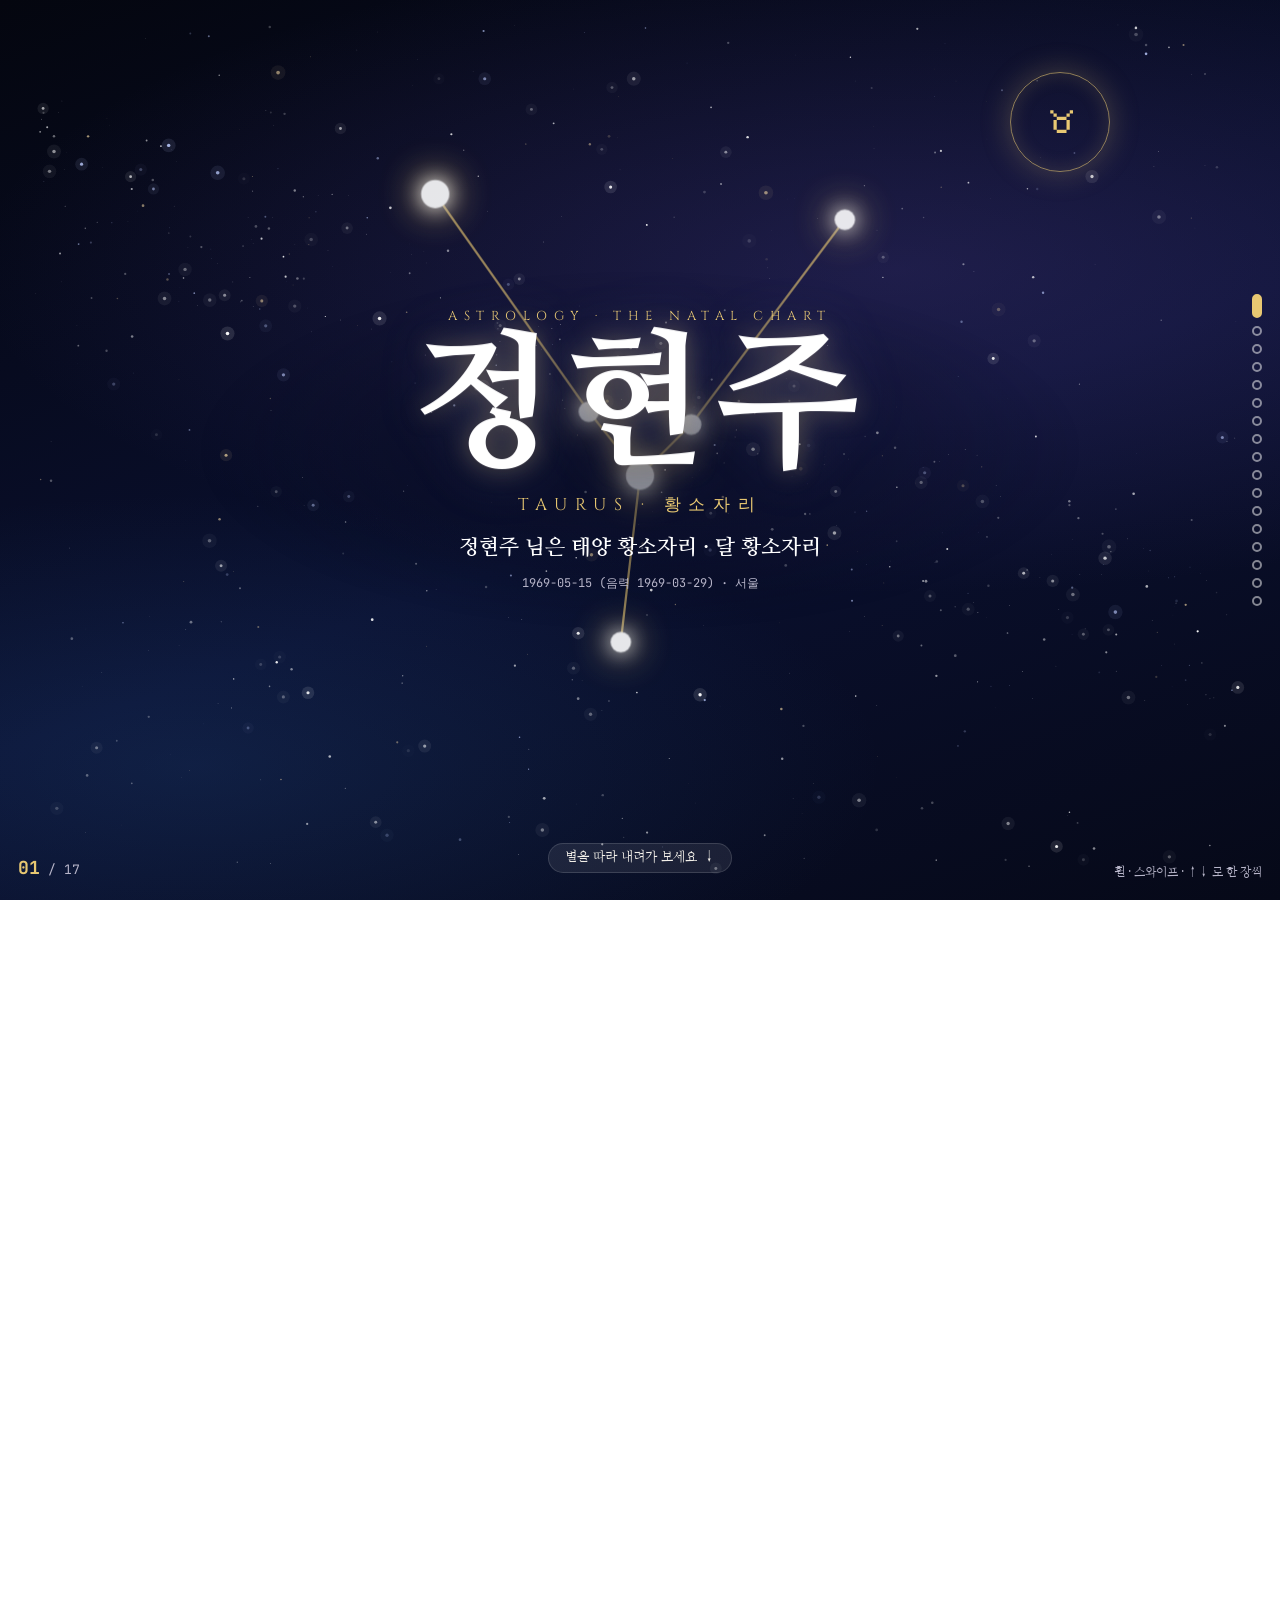
<file: docs/c9495c98/star/index.html>
<!doctype html>
<html lang="ko">
<head>
<meta charset="utf-8">
<meta name="viewport" content="width=device-width, initial-scale=1">
<title>정현주 님의 별자리</title>
<meta name="description" content="정현주 님은 태양 황소자리 · 달 황소자리">
<meta property="og:title" content="정현주 님의 별자리">
<meta property="og:description" content="정현주 님은 태양 황소자리 · 달 황소자리">
<meta name="theme-color" content="#060918">
<meta name="robots" content="noindex, nofollow">
<link rel="preconnect" href="https://fonts.googleapis.com">
<link rel="preconnect" href="https://fonts.gstatic.com" crossorigin>
<link rel="stylesheet" href="https://fonts.googleapis.com/css2?family=Cinzel:wght@400;600;700&family=Cormorant+Garamond:ital,wght@0,500;1,500&family=Nanum+Myeongjo:wght@400;700;800&family=Noto+Sans+Symbols+2&family=JetBrains+Mono:wght@400;600&display=swap">
<link rel="stylesheet" href="../../assets/style.css">
<link rel="stylesheet" href="../../assets/astro.css">
<script src="../../assets/star.js" defer></script>
<script src="../../assets/app.js" defer></script>
</head>
<body class="deck astro">
<canvas id="sky" aria-hidden="true"></canvas>
<main class="track"><section class="slide hero" data-nav="표지">
  <svg class="constellation" viewBox="0 0 100 100" aria-hidden="true"><g class="c-lines"><polyline points="18,14 42,48 50,58 58,50 82,18" pathLength="100"/><polyline points="50,58 47,84" pathLength="100"/></g><g class="c-stars"><circle cx="18" cy="14" r="2.2" style="--i:0"/><circle cx="42" cy="48" r="1.6" style="--i:1"/><circle cx="47" cy="84" r="1.6" style="--i:2"/><circle cx="50" cy="58" r="2.2" style="--i:3"/><circle cx="58" cy="50" r="1.6" style="--i:4"/><circle cx="82" cy="18" r="1.6" style="--i:5"/></g></svg>
  <div class="hero-text">
    <p class="kicker">ASTROLOGY · THE NATAL CHART</p>
    <h1 class="name"><span class="ink">정현주</span><span class="name-sub">TAURUS · 황소자리</span></h1>
    <p class="headline">정현주 님은 태양 황소자리 · 달 황소자리</p>
    <p class="meta">1969-05-15 (음력 1969-03-29) · 서울</p>
  </div>
  <div class="seal" aria-hidden="true"><span class="seal-char">♉︎</span></div>
  <button class="scroll-hint" data-go="next">별을 따라 내려가 보세요<span>↓</span></button>
</section><section class="slide" data-anim="stamp" data-nav="차트">
  <span class="wm" aria-hidden="true">✶</span>
  <div class="slide-inner"><header class="s-head a" style="--d:1">
  <span class="hj">✶</span>
  <div><p class="s-num">I · THE NATAL CHART</p><h2>하늘의 지도</h2>
  <p class="s-sub">1969년 5월 15일, 서울의 하늘 · 생시 모름</p></div>
</header><div class="wheel-wrap a" style="--d:2"><svg class="wheel" viewBox="-300 -300 600 600" role="img" aria-label="출생 차트 휠"><circle class="ring" r="255"/><circle class="ring" r="212"/><circle class="ring inner" r="120"/><g class="aspects"><line class="asp" x1="-114.19" y1="29.75" x2="30.91" y2="-113.88" stroke="#8fb4ff" style="--i:0" pathLength="100"/><line class="asp" x1="117.74" y1="7.78" x2="63.52" y2="-99.45" stroke="#8fb4ff" style="--i:1" pathLength="100"/><line class="asp" x1="-69.17" y1="95.6" x2="116.99" y2="15.41" stroke="#8fb4ff" style="--i:2" pathLength="100"/><line class="asp" x1="-69.17" y1="95.6" x2="117.74" y2="7.78" stroke="#8fb4ff" style="--i:3" pathLength="100"/><line class="asp" x1="118.0" y1="-0.22" x2="63.52" y2="-99.45" stroke="#8fb4ff" style="--i:4" pathLength="100"/><line class="asp" x1="-36.99" y1="112.05" x2="-114.19" y2="29.75" stroke="#8fb4ff" style="--i:5" pathLength="100"/><line class="asp" x1="-36.99" y1="112.05" x2="30.91" y2="-113.88" stroke="#ef8a73" style="--i:6" pathLength="100"/><line class="asp" x1="-69.17" y1="95.6" x2="63.52" y2="-99.45" stroke="#ef8a73" style="--i:7" pathLength="100"/><line class="asp" x1="63.52" y1="-99.45" x2="116.99" y2="15.41" stroke="#8fb4ff" style="--i:8" pathLength="100"/><line class="asp" x1="-69.17" y1="95.6" x2="118.0" y2="-0.22" stroke="#8fb4ff" style="--i:9" pathLength="100"/></g><g class="spin"><path class="seg" d="M-255.0,-0.0 A255,255 0 0 0 -220.84,127.5 L-183.6,106.0 A212,212 0 0 1 -212.0,-0.0 Z" fill="#e8a26a"/><line class="cusp" x1="-120.0" y1="-0.0" x2="-255.0" y2="-0.0"/><text class="zg" x="-225.06" y="60.3">♈︎</text><path class="seg" d="M-220.84,127.5 A255,255 0 0 0 -127.5,220.84 L-106.0,183.6 A212,212 0 0 1 -183.6,106.0 Z" fill="#a7c47e"/><line class="cusp" x1="-103.92" y1="60.0" x2="-220.84" y2="127.5"/><text class="zg" x="-164.76" y="164.76">♉︎</text><path class="seg" d="M-127.5,220.84 A255,255 0 0 0 -0.0,255.0 L-0.0,212.0 A212,212 0 0 1 -106.0,183.6 Z" fill="#a9c4ff"/><line class="cusp" x1="-60.0" y1="103.92" x2="-127.5" y2="220.84"/><text class="zg" x="-60.3" y="225.06">♊︎</text><path class="seg" d="M-0.0,255.0 A255,255 0 0 0 127.5,220.84 L106.0,183.6 A212,212 0 0 1 -0.0,212.0 Z" fill="#7fb0e0"/><line class="cusp" x1="-0.0" y1="120.0" x2="-0.0" y2="255.0"/><text class="zg" x="60.3" y="225.06">♋︎</text><path class="seg" d="M127.5,220.84 A255,255 0 0 0 220.84,127.5 L183.6,106.0 A212,212 0 0 1 106.0,183.6 Z" fill="#e8a26a"/><line class="cusp" x1="60.0" y1="103.92" x2="127.5" y2="220.84"/><text class="zg" x="164.76" y="164.76">♌︎</text><path class="seg" d="M220.84,127.5 A255,255 0 0 0 255.0,0.0 L212.0,0.0 A212,212 0 0 1 183.6,106.0 Z" fill="#a7c47e"/><line class="cusp" x1="103.92" y1="60.0" x2="220.84" y2="127.5"/><text class="zg" x="225.06" y="60.3">♍︎</text><path class="seg" d="M255.0,0.0 A255,255 0 0 0 220.84,-127.5 L183.6,-106.0 A212,212 0 0 1 212.0,0.0 Z" fill="#a9c4ff"/><line class="cusp" x1="120.0" y1="0.0" x2="255.0" y2="0.0"/><text class="zg" x="225.06" y="-60.3">♎︎</text><path class="seg" d="M220.84,-127.5 A255,255 0 0 0 127.5,-220.84 L106.0,-183.6 A212,212 0 0 1 183.6,-106.0 Z" fill="#7fb0e0"/><line class="cusp" x1="103.92" y1="-60.0" x2="220.84" y2="-127.5"/><text class="zg" x="164.76" y="-164.76">♏︎</text><path class="seg" d="M127.5,-220.84 A255,255 0 0 0 0.0,-255.0 L0.0,-212.0 A212,212 0 0 1 106.0,-183.6 Z" fill="#e8a26a"/><line class="cusp" x1="60.0" y1="-103.92" x2="127.5" y2="-220.84"/><text class="zg" x="60.3" y="-225.06">♐︎</text><path class="seg" d="M0.0,-255.0 A255,255 0 0 0 -127.5,-220.84 L-106.0,-183.6 A212,212 0 0 1 0.0,-212.0 Z" fill="#a7c47e"/><line class="cusp" x1="0.0" y1="-120.0" x2="0.0" y2="-255.0"/><text class="zg" x="-60.3" y="-225.06">♑︎</text><path class="seg" d="M-127.5,-220.84 A255,255 0 0 0 -220.84,-127.5 L-183.6,-106.0 A212,212 0 0 1 -106.0,-183.6 Z" fill="#a9c4ff"/><line class="cusp" x1="-60.0" y1="-103.92" x2="-127.5" y2="-220.84"/><text class="zg" x="-164.76" y="-164.76">♒︎</text><path class="seg" d="M-220.84,-127.5 A255,255 0 0 0 -255.0,-0.0 L-212.0,-0.0 A212,212 0 0 1 -183.6,-106.0 Z" fill="#7fb0e0"/><line class="cusp" x1="-103.92" y1="-60.0" x2="-220.84" y2="-127.5"/><text class="zg" x="-225.06" y="-60.3">♓︎</text><line class="tick" x1="-205.15" y1="53.45" x2="-195.47" y2="50.93"/><text class="pg" x="-176.12" y="45.89">♀</text><line class="tick" x1="-179.76" y1="112.38" x2="-171.28" y2="107.08"/><text class="pg" x="-154.32" y="96.48">♄</text><line class="tick" x1="-162.02" y1="136.73" x2="-154.37" y2="130.28"/><text class="pg" x="-139.09" y="117.38">☽</text><line class="tick" x1="-124.28" y1="171.75" x2="-118.42" y2="163.65"/><text class="pg" x="-106.69" y="147.45">☉</text><line class="tick" x1="-66.45" y1="201.32" x2="-63.31" y2="191.82"/><text class="pg" x="-57.05" y="172.83">☿</text><line class="tick" x1="210.18" y1="27.69" x2="200.27" y2="26.38"/><text class="pg" x="178.2" y="36.99">♇<tspan class="rx" dx="1">℞</tspan></text><line class="tick" x1="211.54" y1="13.98" x2="201.56" y2="13.32"/><text class="pg" x="181.62" y="11.83">♃<tspan class="rx" dx="1">℞</tspan></text><line class="tick" x1="212.0" y1="-0.4" x2="202.0" y2="-0.39"/><text class="pg" x="181.49" y="-13.56">♅<tspan class="rx" dx="1">℞</tspan></text><line class="tick" x1="114.11" y1="-178.67" x2="108.73" y2="-170.24"/><text class="pg" x="97.96" y="-153.38">♆<tspan class="rx" dx="1">℞</tspan></text><line class="tick" x1="55.54" y1="-204.6" x2="52.92" y2="-194.95"/><text class="pg" x="47.68" y="-175.64">♂<tspan class="rx" dx="1">℞</tspan></text></g></svg></div><p class="lead a" style="--d:3">태어난 날, 태양과 달과 토성이 모두 황소자리에 모여 있었어요.</p><div class="stats"><div class="stat a" style="--d:4"><span class="st-label">태양 · 본질</span><span class="st-value">황소자리</span><span class="st-sub">TAURUS 24°</span></div><div class="stat a" style="--d:5"><span class="st-label">달 · 속마음</span><span class="st-value">황소자리</span><span class="st-sub">TAURUS 10°</span></div></div><div class="evidence a" style="--d:6"><span class="ev-label">근거</span><span>태양 황소 24°</span><span>달 황소 10°</span><span>생시 모름 · 상승궁/하우스 없음</span></div></div>
</section><section class="slide" data-anim="slide" data-nav="태양">
  <span class="wm" aria-hidden="true">♉︎</span>
  <div class="slide-inner"><header class="s-head a" style="--d:1">
  <span class="hj">♉︎</span>
  <div><p class="s-num">II · THE SUN</p><h2>태양 황소자리</h2>
  <p class="s-sub">흔들리지 않는 대지</p></div>
</header><p class="lead a" style="--d:2">한 번 마음먹으면 끝까지 가는 사람. 느리지만 확실하고, 무엇이든 오래 지켜요.</p><p class="para a" style="--d:3">황소자리는 안정과 끈기, 감각과 풍요의 별자리예요. 서두르지 않고 차곡차곡 쌓아서 결국 큰 걸 이뤄요.</p><p class="para a" style="--d:4">태양이 행운의 별 목성, 변화의 별 명왕성과 모두 조화(삼분)를 이뤄요. 묵묵히 버틴 만큼 결실이 크게 돌아오는 차트예요.</p><div class="evidence a" style="--d:5"><span class="ev-label">근거</span><span>태양 황소 24°</span><span>태양–목성 삼분 (2.1°)</span><span>태양–명왕성 삼분 (1.6°)</span></div></div>
</section><section class="slide" data-anim="flip" data-nav="달">
  <span class="wm" aria-hidden="true">♉︎</span>
  <div class="slide-inner"><header class="s-head a" style="--d:1">
  <span class="hj">♉︎</span>
  <div><p class="s-num">III · THE MOON</p><h2>달 황소자리</h2>
  <p class="s-sub">편안함을 아는 속마음</p></div>
</header><p class="lead a" style="--d:2">맛있는 밥, 따뜻한 집, 익숙한 사람. 소박한 것에서 깊은 안정을 느껴요.</p><p class="para a" style="--d:3">달이 가장 편안해지는 자리, 황소자리에 있어요. 감정이 쉽게 흔들리지 않고, 주변 사람들에게도 안정감을 줘요.</p><p class="para a" style="--d:4">태양과 달이 같은 별자리라 겉과 속이 같은 사람이에요. 대신 한 번 정한 마음은 잘 안 바뀌어요.</p><div class="evidence a" style="--d:5"><span class="ev-label">근거</span><span>달 황소 10°</span></div></div>
</section><section class="slide" data-anim="rise" data-nav="황소자리">
  <span class="wm" aria-hidden="true">♉︎</span>
  <div class="slide-inner"><header class="s-head a" style="--d:1">
  <span class="hj">♉︎</span>
  <div><p class="s-num">IV · THE TAURUS STELLIUM</p><h2>황소자리에 모인 세 개의 별</h2>
  <p class="s-sub">태양 · 달 · 토성</p></div>
</header><p class="lead a" style="--d:2">차트에서 가장 특별한 부분. 나의 본질(태양), 속마음(달), 인내의 별(토성)이 모두 황소자리에 모여 있어요.</p><div class="cards"><div class="card a" style="--d:3"><span class="badge">☉☽</span><h3>태양 + 달</h3><p>겉과 속이 같은 사람. 꾸밈없고 정직해서 오래 볼수록 믿음이 쌓여요.</p></div><div class="card a" style="--d:4"><span class="badge">♄</span><h3>토성</h3><p>인내와 책임의 별까지 황소자리에. 어떤 시련도 묵묵히 견디는 힘이 있어요.</p></div><div class="card a" style="--d:5"><span class="badge">✦</span><h3>셋이 모이면</h3><p>무엇이든 &#x27;지키는&#x27; 힘이 엄청나요. 가족, 재산, 약속. 대신 변화 앞에서는 고집이 세져요.</p></div></div><div class="evidence a" style="--d:6"><span class="ev-label">근거</span><span>태양 황소 24°</span><span>달 황소 10°</span><span>토성 황소 2°</span></div></div>
</section><section class="slide" data-anim="stamp" data-nav="금성">
  <span class="wm" aria-hidden="true">♀</span>
  <div class="slide-inner"><header class="s-head a" style="--d:1">
  <span class="hj">♀</span>
  <div><p class="s-num">V · VENUS</p><h2>금성 양자리</h2>
  <p class="s-sub">사랑하는 방식</p></div>
</header><p class="lead a" style="--d:2">사랑 앞에선 의외로 직진하는 사람. 마음이 가면 먼저 움직여요.</p><p class="para a" style="--d:3">양자리 금성은 솔직하고 뜨거운 사랑이에요. 차분한 황소자리 태양과 달리 연애에서는 용기 있게 다가가요.</p><p class="para a" style="--d:4">금성과 화성이 정확한 조화(삼분, 0.2°)를 이뤄요. 끌림과 행동이 딱 맞아서, 부부 사이의 기본 궁합과 활력이 좋은 차트예요.</p><div class="evidence a" style="--d:5"><span class="ev-label">근거</span><span>금성 양 14°</span><span>금성–화성 삼분 (0.2°)</span></div></div>
</section><section class="slide" data-anim="slide" data-nav="화성">
  <span class="wm" aria-hidden="true">♂</span>
  <div class="slide-inner"><header class="s-head a" style="--d:1">
  <span class="hj">♂</span>
  <div><p class="s-num">VI · MARS</p><h2>화성 사수자리</h2>
  <p class="s-sub">움직이는 힘</p></div>
</header><p class="lead a" style="--d:2">크게 보고 멀리 가는 힘. 다만 그 힘을 밖보다 안으로 쓰는 사람이에요.</p><p class="para a" style="--d:3">사수자리 화성은 넓은 세상과 큰 목표를 향한 에너지예요. 그런데 태어날 때 역행 중이라, 행동하기 전에 오래 생각하고 신중하게 움직여요.</p><p class="para a" style="--d:4">그래서 겉으론 조용해도, 결심이 서면 누구도 못 말리는 추진력을 보여줘요.</p><div class="evidence a" style="--d:5"><span class="ev-label">근거</span><span>화성 사수 14° (역행)</span><span>화성 역행</span></div></div>
</section><section class="slide" data-anim="flip" data-nav="원소">
  <span class="wm" aria-hidden="true">△</span>
  <div class="slide-inner"><header class="s-head a" style="--d:1">
  <span class="hj">△</span>
  <div><p class="s-num">VII · THE ELEMENTS</p><h2>네 원소의 균형</h2>
  <p class="s-sub">흙이 가득하고, 물은 없어요</p></div>
</header><div class="fit"><div class="fit-row a" style="--d:2"><span class="fit-label">흙 · 현실과 안정<small>꾸준히 쌓아 손에 쥐는 힘</small></span><span class="fit-track"><span class="fit-fill" style="--v:67%"></span></span><span class="fit-val">67%</span></div><div class="fit-row a" style="--d:3"><span class="fit-label">불 · 열정과 실행<small>바로 행동으로 옮기는 힘</small></span><span class="fit-track"><span class="fit-fill" style="--v:22%"></span></span><span class="fit-val">22%</span></div><div class="fit-row a" style="--d:4"><span class="fit-label">공기 · 생각과 소통<small>아이디어를 내고 잇는 힘</small></span><span class="fit-track"><span class="fit-fill" style="--v:11%"></span></span><span class="fit-val">11%</span></div><div class="fit-row a" style="--d:5"><span class="fit-label">물 · 감정과 직관<small>느끼고 꿰뚫어 보는 힘</small></span><span class="fit-track"><span class="fit-fill" style="--v:0%"></span></span><span class="fit-val">0%</span></div></div><p class="para a" style="--d:6">흙이 6으로 압도적이고 물이 하나도 없어요. 현실 감각과 끈기는 최고지만, 감정을 흘려보내고 표현하는 힘이 부족해요. 속으로 꾹 참고 묵묵히 버티는 사람이라는 뜻이에요.</p><div class="evidence a" style="--d:7"><span class="ev-label">근거</span><span>불 2 · 흙 6 · 공기 1 · 물 0</span><span>물 0</span></div></div>
</section><section class="slide" data-anim="rise" data-nav="일">
  <span class="wm" aria-hidden="true">⌂</span>
  <div class="slide-inner"><header class="s-head a" style="--d:1">
  <span class="hj">⌂</span>
  <div><p class="s-num">VIII · VOCATION</p><h2>일과 재능</h2>
  <p class="s-sub">태양 황소 · 목성–명왕성 처녀자리</p></div>
</header><p class="lead a" style="--d:2">꾸준함과 꼼꼼함으로 사람과 살림, 재산을 지키는 일.</p><p class="para a" style="--d:3">황소자리 태양은 오래 걸려도 확실한 결과를 내는 사람이에요. 처녀자리의 목성과 명왕성이 함께 있어 관리하고 정리하고 고치는 일에 큰 힘이 있어요.</p><p class="para a" style="--d:4">회계, 관리, 돌봄, 살림처럼 &#x27;지키고 불리는&#x27; 일에서 가장 인정받아요.</p><div class="evidence a" style="--d:5"><span class="ev-label">근거</span><span>태양 황소 24°</span><span>목성–명왕성 합 (처녀자리)</span></div></div>
</section><section class="slide" data-anim="stamp" data-nav="돈">
  <span class="wm" aria-hidden="true">◈</span>
  <div class="slide-inner"><header class="s-head a" style="--d:1">
  <span class="hj">◈</span>
  <div><p class="s-num">IX · WEALTH</p><h2>돈과 가치</h2>
  <p class="s-sub">황소자리 별들 · 목성–명왕성</p></div>
</header><p class="lead a" style="--d:2">재물을 모으고 지키는 그릇이 아주 큰 차트예요.</p><p class="para a" style="--d:3">황소자리는 재물의 별자리예요. 그 자리에 태양과 달이 함께 있고, 행운의 별 목성과 조화를 이뤄요. 알뜰하게 모으고 오래 지키는 힘이 타고났어요.</p><p class="para a" style="--d:4">목성과 명왕성이 붙어 있어 인생에 한두 번 재산이 크게 불어나는 시기가 와요. 부동산처럼 오래 묵히는 자산과 잘 맞아요.</p><div class="evidence a" style="--d:5"><span class="ev-label">근거</span><span>태양·달 황소</span><span>태양–목성 삼분</span><span>목성–명왕성 합</span></div></div>
</section><section class="slide" data-anim="slide" data-nav="사랑">
  <span class="wm" aria-hidden="true">♡</span>
  <div class="slide-inner"><header class="s-head a" style="--d:1">
  <span class="hj">♡</span>
  <div><p class="s-num">X · LOVE &amp; PARTNERSHIP</p><h2>사랑과 부부</h2>
  <p class="s-sub">금성 양자리 · 화성 사수자리</p></div>
</header><p class="lead a" style="--d:2">끌림과 행동이 잘 맞는, 활력 있는 부부 궁합이에요.</p><p class="para a" style="--d:3">금성과 화성이 정확한 조화를 이뤄 사랑에 망설임이 없어요. 젊을 땐 먼저 다가가는 쪽이었을 거예요.</p><p class="para a" style="--d:4">다만 물이 하나도 없어 마음을 말로 풀어내는 건 서툴러요. 2026년 7월부터 1년간 행운의 별 목성이 태양에서 네 번째 자리(집과 가족)를 지나요. 집안이 화목해지고 부부가 다시 가까워지는 시기예요.</p><div class="evidence a" style="--d:5"><span class="ev-label">근거</span><span>금성–화성 삼분 (0.2°)</span><span>물 0</span><span>목성 사자 2026-07~ (태양 기준 4번째)</span></div></div>
</section><section class="slide" data-anim="flip" data-nav="행운과 시험">
  <span class="wm" aria-hidden="true">♃</span>
  <div class="slide-inner"><header class="s-head a" style="--d:1">
  <span class="hj">♃</span>
  <div><p class="s-num">XI · JUPITER &amp; SATURN</p><h2>행운과 시험</h2>
  <p class="s-sub">목성 처녀자리 · 토성 황소자리</p></div>
</header><div class="cards"><div class="card a" style="--d:2"><span class="badge">♃</span><h3>행운의 별 목성</h3><p>목성이 처녀자리에서 태양과 조화를 이뤄요. 꼼꼼하게 챙기고 정리할수록 운이 따라와요.</p></div><div class="card a" style="--d:3"><span class="badge">♄</span><h3>시험의 별 토성</h3><p>토성이 황소자리에서 태양과 함께 있어요. 젊을 때 고생이 많았던 대신, 나이 들수록 더 단단하고 넉넉해지는 차트예요.</p></div><div class="card a" style="--d:4"><span class="badge">✦</span><h3>둘의 메시지</h3><p>꼼꼼하게 챙기고(목성), 묵묵히 견디면(토성) 결국 다 내 것이 돼요.</p></div></div><div class="evidence a" style="--d:5"><span class="ev-label">근거</span><span>목성 처녀 26° (역행)</span><span>토성 황소 2°</span></div></div>
</section><section class="slide" data-anim="rise" data-nav="지나온 길">
  <span class="wm" aria-hidden="true">↺</span>
  <div class="slide-inner"><header class="s-head a" style="--d:1">
  <span class="hj">↺</span>
  <div><p class="s-num">XII · THE PAST</p><h2>지나온 길</h2>
  <p class="s-sub">큰 별들이 돌아올 때마다 생긴 마디</p></div>
</header><p class="lead a" style="--d:2">목성과 토성이 내 차트의 같은 자리로 돌아올 때마다 삶의 마디가 생겨요.</p><ol class="timeline many" style="--rows:4"><li class="tl a" style="--d:3"><span class="tl-when">1975 · 6세</span><div><h3>토성 사각</h3><p>첫 성장통. 새로운 환경에서 처음으로 규칙과 부딪혔을 거예요.</p></div></li><li class="tl a" style="--d:4"><span class="tl-when">1980–82 · 11~13세</span><div><h3>목성 회귀 + 토성 대립</h3><p>기회와 시련이 연달아 온 시기. 크게 흔들리며 철이 든 사춘기.</p></div></li><li class="tl a" style="--d:5"><span class="tl-when">1991–92 · 22~23세</span><div><h3>토성 사각 + 목성 회귀</h3><p>사회로 나가며 무거운 선택과 새 출발이 겹친 시기.</p></div></li><li class="tl a" style="--d:6"><span class="tl-when">1998 · 29세</span><div><h3>토성 회귀</h3><p>가정을 이루고 삶의 틀을 새로 짠, 진짜 어른이 된 시기.</p></div></li><li class="tl a" style="--d:7"><span class="tl-when">2004–05 · 35~36세</span><div><h3>목성 회귀 + 토성 사각</h3><p>새 기회와 큰 변화가 함께 온 시기.</p></div></li><li class="tl a" style="--d:8"><span class="tl-when">2012 · 43세</span><div><h3>토성 대립</h3><p>바깥의 압박이 컸던 시기. 균형을 다시 잡은 해.</p></div></li><li class="tl a" style="--d:9"><span class="tl-when">2016 · 47세</span><div><h3>목성 회귀</h3><p>12년 만의 새 출발. 재물과 집안에 새 바람이 분 해.</p></div></li><li class="tl a" style="--d:10"><span class="tl-when">2020 · 51세</span><div><h3>토성 사각</h3><p>다음 장을 준비하며 많은 걸 정리한 해.</p></div></li></ol><div class="evidence a" style="--d:11"><span class="ev-label">근거</span><span>토성 사각 1975</span><span>목성 회귀 1980</span><span>토성 대립 1982</span><span>토성 사각 1991</span><span>목성 회귀 1992</span><span>토성 회귀 1998</span><span>목성 회귀 2004</span></div></div>
</section><section class="slide" data-anim="stamp" data-nav="앞으로">
  <span class="wm" aria-hidden="true">→</span>
  <div class="slide-inner"><header class="s-head a" style="--d:1">
  <span class="hj">→</span>
  <div><p class="s-num">XIII · THE YEARS AHEAD</p><h2>앞으로의 흐름</h2>
  <p class="s-sub">2026 – 2028 · 인생 2막</p></div>
</header><ol class="timeline"><li class="tl a now" style="--d:2"><span class="tl-when">2026.07 – 2027.07</span><div><h3>목성 · 사자자리 (태양에서 4번째)<span class="now-badge">지금</span></h3><p>집과 가족에 행운의 별. 집안이 화목해지고 집과 관련된 좋은 일이 생겨요.</p></div></li><li class="tl a" style="--d:3"><span class="tl-when">2026.02 – 2028.04</span><div><h3>토성 · 양자리 (태양에서 12번째)</h3><p>쉬어 가며 정리하는 2년. 묵은 짐을 내려놓기 좋은 시기.</p></div></li><li class="tl a" style="--d:4"><span class="tl-when">2027</span><div><h3>목성 회귀</h3><p>12년 만의 새 출발. 새 취미, 새 배움, 새 인연이 열려요.</p></div></li><li class="tl a" style="--d:5"><span class="tl-when">2027.07 – 2028.08</span><div><h3>목성 · 처녀자리 (태양에서 5번째)</h3><p>기쁨과 자녀의 자리에 행운의 별. 자녀와 손주로 인한 기쁜 소식.</p></div></li><li class="tl a" style="--d:6"><span class="tl-when">2028</span><div><h3>토성 회귀</h3><p>59세의 두 번째 토성 회귀. 인생 2막의 틀을 새로 짜는 해예요.</p></div></li></ol><div class="evidence a" style="--d:7"><span class="ev-label">근거</span><span>목성 사자자리 2026-07~</span><span>목성 처녀자리 2027-07~</span><span>목성 천칭자리 2028-08~</span><span>토성 물고기자리 2026-01~</span><span>토성 양자리 2026-02~</span><span>토성 황소자리 2028-04~</span></div></div>
</section><section class="slide" data-anim="slide" data-nav="사주와 별">
  <span class="wm" aria-hidden="true">☯</span>
  <div class="slide-inner"><header class="s-head a" style="--d:1">
  <span class="hj">☯</span>
  <div><p class="s-num">XIV · EAST MEETS WEST</p><h2>사주와 별이 같은 말을 할 때</h2>
  <p class="s-sub">두 개의 지도가 겹치는 곳</p></div>
</header><p class="lead a" style="--d:2">사주와 별자리는 완전히 다른 계산법인데, 정현주 님 차트에선 같은 이야기를 여러 번 해요.</p><div class="cards"><div class="card a" style="--d:3"><span class="badge">水 0 · 물 0</span><h3>물이 없다</h3><p>사주는 水가 하나도 없고, 별자리도 물 원소가 0이에요. 두 지도 모두 &#x27;속으로 삭이고 말로 풀지 않는 사람&#x27;이래요.</p></div><div class="card a" style="--d:4"><span class="badge">庚 · ♉</span><h3>단단한 고집</h3><p>사주는 바위 같은 庚金, 별은 황소자리에 모인 세 별. 둘 다 &#x27;한 번 정하면 흔들리지 않는 사람&#x27;이래요.</p></div><div class="card a" style="--d:5"><span class="badge">12년</span><h3>같은 해의 변화</h3><p>사주가 寅申 충으로 큰 변화를 짚은 해(1980, 1992, 2004, 2016)마다, 별에서도 토성이나 목성이 돌아왔어요.</p></div><div class="card a" style="--d:6"><span class="badge">2027–29</span><h3>인생 2막의 문</h3><p>사주는 2025년 용신 대운과 2029년 환갑, 별은 2027년 목성 회귀와 2028년 토성 회귀. 두 지도 모두 지금을 새 출발로 봐요.</p></div></div><div class="evidence a" style="--d:7"><span class="ev-label">근거</span><span>사주 水 0 · 별 물 0</span><span>사주 庚金 · 별 황소 스텔리움</span><span>사주 寅申 충 · 별 토성·목성 주기</span><span>사주 회갑 2029 · 별 토성 회귀 2028</span></div></div>
</section><section class="slide" data-anim="flip" data-nav="근거">
  <span class="wm" aria-hidden="true">✧</span>
  <div class="slide-inner"><header class="s-head a" style="--d:1">
  <span class="hj">✧</span>
  <div><p class="s-num">XV · THE METHOD</p><h2>이 별자리 풀이가 다른 이유</h2>
  <p class="s-sub">계산은 천문학으로</p></div>
</header><div class="cards"><div class="card a" style="--d:2"><span class="badge">☉</span><h3>실제 하늘을 계산</h3><p>태어난 순간 태양·달·행성 열 개의 위치를 천문 계산으로 구했어요. 2000년 기준 실제 위치와 비교해 오차 0.2° 이내로 검증했어요.</p></div><div class="card a" style="--d:3"><span class="badge">↑</span><h3>모르는 건 모른다고</h3><p>태어난 시간을 몰라 상승궁과 하우스는 빼고, 하루 종일 같은 별자리에 머무는 천체들로만 풀었어요. 달도 그날 하루 내내 황소자리였어요.</p></div><div class="card a" style="--d:4"><span class="badge">↺</span><h3>주기까지 계산</h3><p>목성·토성이 언제 내 차트의 같은 자리로 돌아오는지, 앞으로 어디를 지나는지를 날짜로 계산했어요.</p></div><div class="card a" style="--d:5"><span class="badge">☯</span><h3>사주와 교차 검증</h3><p>같은 사람의 사주와 별자리를 나란히 놓고, 두 계산이 같은 말을 하는 지점을 따로 짚었어요.</p></div></div><div class="evidence a" style="--d:6"><span class="ev-label">근거</span><span>태양 54.1° · 달 40.2°</span><span>생시 모름</span></div></div>
</section><section class="slide closing" data-anim="rise" data-nav="끝">
  <span class="wm" aria-hidden="true">✦</span>
  <div class="slide-inner">
    <p class="closing-text a" style="--d:1">세 개의 별을 품은 단단한 대지. 묵묵히 지켜 온 모든 것이, 이제 넉넉한 결실이 되어 돌아와요.</p>
    <p class="a" style="--d:2"><button class="btn" data-go="0">처음부터 다시 보기</button> <a class="btn ghost" href="../">사주로도 보기 ☯</a></p>
    <footer class="a" style="--d:3">
      <p>AI 개발자가 봐주는 사주 · 별자리 · 재미로 보는 해석이며 중요한 결정의 근거가 아닙니다.</p>
    </footer>
  </div>
</section></main>
</body>
</html>
</file>
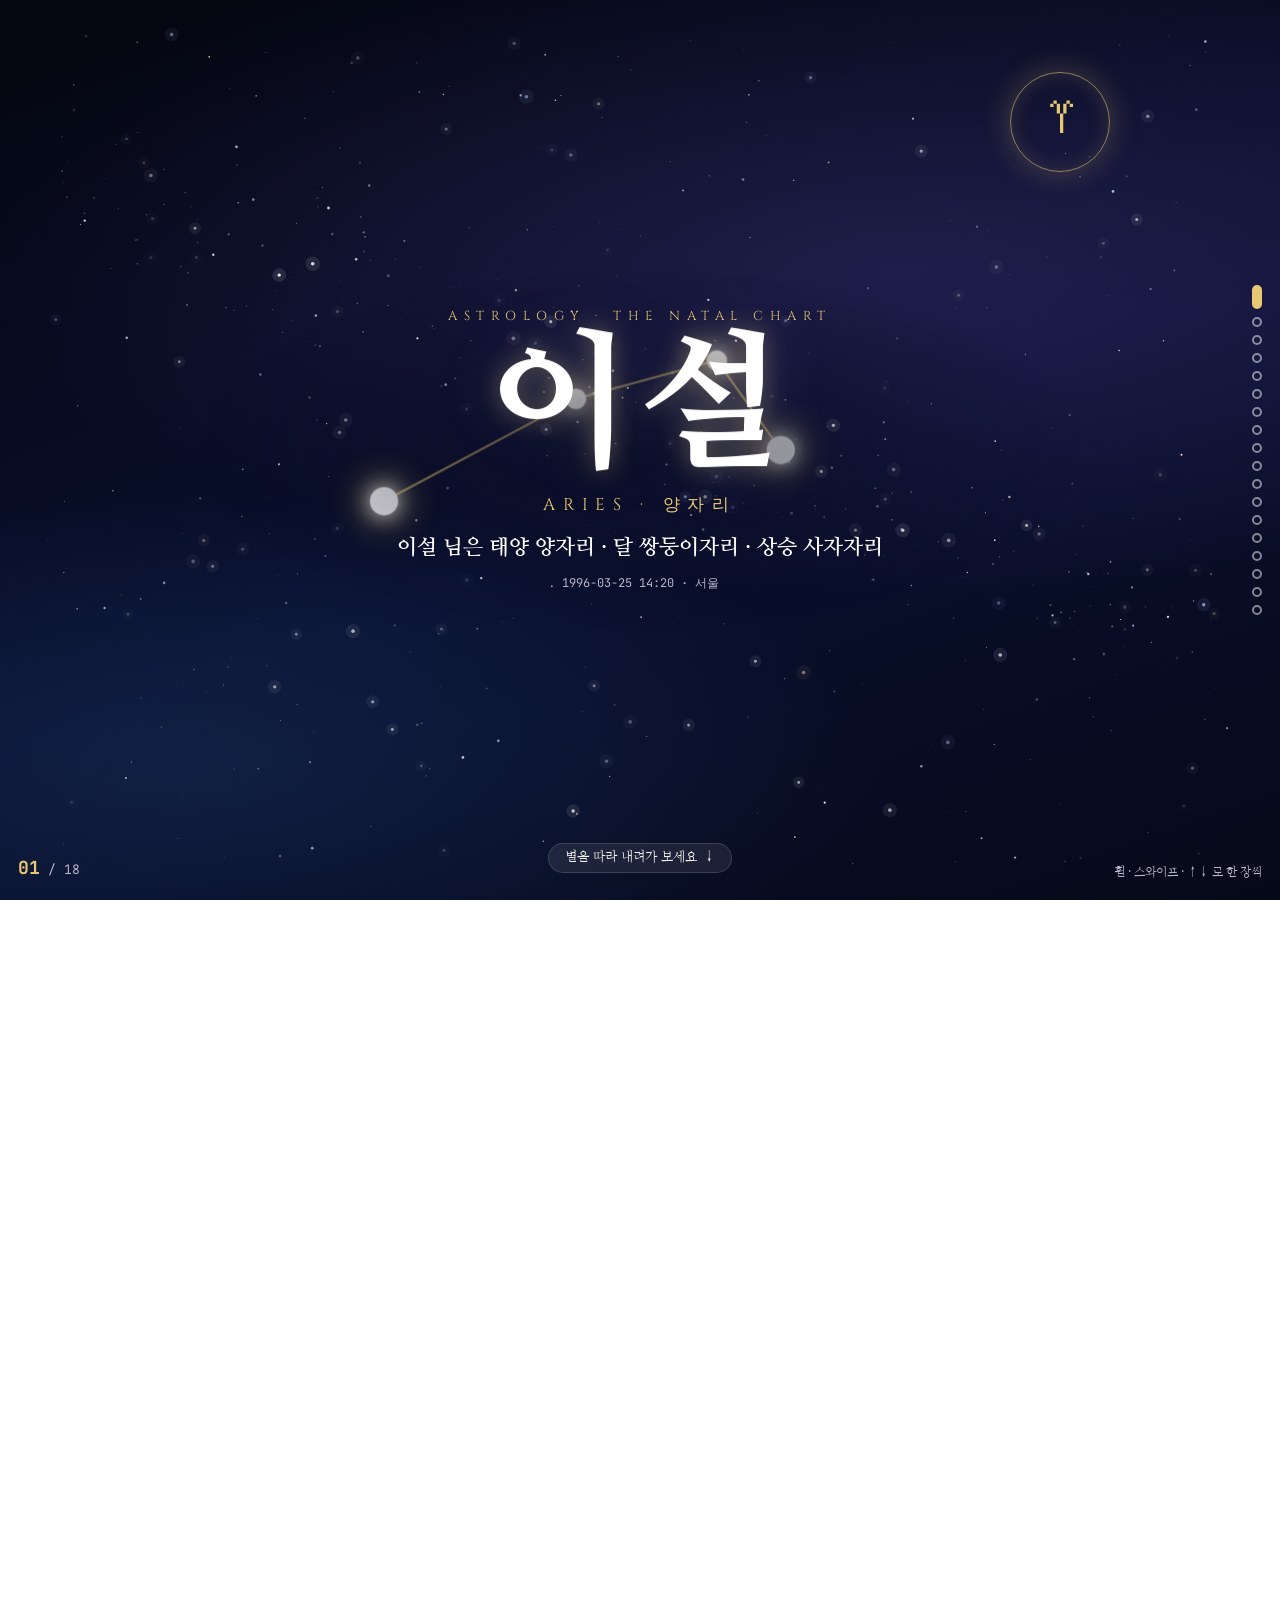
<file: docs/ecc9f778/star/index.html>
<!doctype html>
<html lang="ko">
<head>
<meta charset="utf-8">
<meta name="viewport" content="width=device-width, initial-scale=1">
<title>이설 님의 별자리</title>
<meta name="description" content="이설 님은 태양 양자리 · 달 쌍둥이자리 · 상승 사자자리">
<meta property="og:title" content="이설 님의 별자리">
<meta property="og:description" content="이설 님은 태양 양자리 · 달 쌍둥이자리 · 상승 사자자리">
<meta name="theme-color" content="#060918">
<meta name="robots" content="noindex, nofollow">
<link rel="preconnect" href="https://fonts.googleapis.com">
<link rel="preconnect" href="https://fonts.gstatic.com" crossorigin>
<link rel="stylesheet" href="https://fonts.googleapis.com/css2?family=Cinzel:wght@400;600;700&family=Cormorant+Garamond:ital,wght@0,500;1,500&family=Nanum+Myeongjo:wght@400;700;800&family=Noto+Sans+Symbols+2&family=JetBrains+Mono:wght@400;600&display=swap">
<link rel="stylesheet" href="../../assets/style.css">
<link rel="stylesheet" href="../../assets/astro.css">
<script src="../../assets/star.js" defer></script>
<script src="../../assets/app.js" defer></script>
</head>
<body class="deck astro">
<canvas id="sky" aria-hidden="true"></canvas>
<main class="track"><section class="slide hero" data-nav="표지">
  <svg class="constellation" viewBox="0 0 100 100" aria-hidden="true"><g class="c-lines"><polyline points="10,62 40,46 62,40 72,54" pathLength="100"/></g><g class="c-stars"><circle cx="10" cy="62" r="2.2" style="--i:0"/><circle cx="40" cy="46" r="1.6" style="--i:1"/><circle cx="62" cy="40" r="1.6" style="--i:2"/><circle cx="72" cy="54" r="2.2" style="--i:3"/></g></svg>
  <div class="hero-text">
    <p class="kicker">ASTROLOGY · THE NATAL CHART</p>
    <h1 class="name"><span class="ink">이설</span><span class="name-sub">ARIES · 양자리</span></h1>
    <p class="headline">이설 님은 태양 양자리 · 달 쌍둥이자리 · 상승 사자자리</p>
    <p class="meta">1996-03-25 14:20 · 서울</p>
  </div>
  <div class="seal" aria-hidden="true"><span class="seal-char">♈︎</span></div>
  <button class="scroll-hint" data-go="next">별을 따라 내려가 보세요<span>↓</span></button>
</section><section class="slide" data-anim="stamp" data-nav="차트">
  <span class="wm" aria-hidden="true">✶</span>
  <div class="slide-inner"><header class="s-head a" style="--d:1">
  <span class="hj">✶</span>
  <div><p class="s-num">I · THE NATAL CHART</p><h2>하늘의 지도</h2>
  <p class="s-sub">1996년 3월 25일 오후 2시 20분, 서울의 하늘</p></div>
</header><div class="wheel-wrap a" style="--d:2"><svg class="wheel" viewBox="-300 -300 600 600" role="img" aria-label="출생 차트 휠"><circle class="ring" r="255"/><circle class="ring" r="212"/><circle class="ring inner" r="120"/><g class="aspects"><line class="asp" x1="116.96" y1="15.62" x2="43.45" y2="109.71" stroke="#8fb4ff" style="--i:0" pathLength="100"/><line class="asp" x1="80.61" y1="-86.17" x2="114.51" y2="28.49" stroke="#8fb4ff" style="--i:1" pathLength="100"/><line class="asp" x1="70.26" y1="-94.8" x2="116.96" y2="15.62" stroke="#8fb4ff" style="--i:2" pathLength="100"/><line class="asp" x1="75.28" y1="-90.87" x2="43.45" y2="109.71" stroke="#8fb4ff" style="--i:3" pathLength="100"/><line class="asp" x1="70.26" y1="-94.8" x2="43.45" y2="109.71" stroke="#8fb4ff" style="--i:4" pathLength="100"/><line class="asp" x1="75.28" y1="-90.87" x2="116.96" y2="15.62" stroke="#8fb4ff" style="--i:5" pathLength="100"/><line class="asp" x1="77.29" y1="-89.16" x2="43.45" y2="109.71" stroke="#8fb4ff" style="--i:6" pathLength="100"/><line class="asp" x1="77.29" y1="-89.16" x2="114.51" y2="28.49" stroke="#8fb4ff" style="--i:7" pathLength="100"/><line class="asp" x1="77.29" y1="-89.16" x2="116.96" y2="15.62" stroke="#8fb4ff" style="--i:8" pathLength="100"/><line class="asp" x1="75.28" y1="-90.87" x2="114.51" y2="28.49" stroke="#8fb4ff" style="--i:9" pathLength="100"/><line class="asp" x1="80.61" y1="-86.17" x2="43.45" y2="109.71" stroke="#8fb4ff" style="--i:10" pathLength="100"/><line class="asp" x1="-18.9" y1="-116.48" x2="105.91" y2="52.03" stroke="#8fb4ff" style="--i:11" pathLength="100"/><line class="asp" x1="-18.9" y1="-116.48" x2="114.51" y2="28.49" stroke="#8fb4ff" style="--i:12" pathLength="100"/></g><g class="spin"><path class="seg" d="M168.59,-191.32 A255,255 0 0 0 50.35,-249.98 L41.86,-207.83 A212,212 0 0 1 140.16,-159.05 Z" fill="#e8a26a"/><line class="cusp" x1="79.34" y1="-90.03" x2="168.59" y2="-191.32"/><text class="zg" x="103.55" y="-208.72">♈︎</text><text class="hn" x="60.44" y="-121.83">9</text><path class="seg" d="M50.35,-249.98 A255,255 0 0 0 -81.39,-241.66 L-67.66,-200.91 A212,212 0 0 1 41.86,-207.83 Z" fill="#a7c47e"/><line class="cusp" x1="23.69" y1="-117.64" x2="50.35" y2="-249.98"/><text class="zg" x="-14.68" y="-232.54">♉︎</text><text class="hn" x="-8.57" y="-135.73">10</text><path class="seg" d="M-81.39,-241.66 A255,255 0 0 0 -191.32,-168.59 L-159.05,-140.16 A212,212 0 0 1 -67.66,-200.91 Z" fill="#a9c4ff"/><line class="cusp" x1="-38.3" y1="-113.72" x2="-81.39" y2="-241.66"/><text class="zg" x="-128.98" y="-194.04">♊︎</text><text class="hn" x="-75.29" y="-113.26">11</text><path class="seg" d="M-191.32,-168.59 A255,255 0 0 0 -249.98,-50.35 L-207.83,-41.86 A212,212 0 0 1 -159.05,-140.16 Z" fill="#7fb0e0"/><line class="cusp" x1="-90.03" y1="-79.34" x2="-191.32" y2="-168.59"/><text class="zg" x="-208.72" y="-103.55">♋︎</text><text class="hn" x="-121.83" y="-60.44">12</text><path class="seg" d="M-249.98,-50.35 A255,255 0 0 0 -241.66,81.39 L-200.91,67.66 A212,212 0 0 1 -207.83,-41.86 Z" fill="#e8a26a"/><line class="cusp" x1="-117.64" y1="-23.69" x2="-249.98" y2="-50.35"/><text class="zg" x="-232.54" y="14.68">♌︎</text><text class="hn" x="-135.73" y="8.57">1</text><path class="seg" d="M-241.66,81.39 A255,255 0 0 0 -168.59,191.32 L-140.16,159.05 A212,212 0 0 1 -200.91,67.66 Z" fill="#a7c47e"/><line class="cusp" x1="-113.72" y1="38.3" x2="-241.66" y2="81.39"/><text class="zg" x="-194.04" y="128.98">♍︎</text><text class="hn" x="-113.26" y="75.29">2</text><path class="seg" d="M-168.59,191.32 A255,255 0 0 0 -50.35,249.98 L-41.86,207.83 A212,212 0 0 1 -140.16,159.05 Z" fill="#a9c4ff"/><line class="cusp" x1="-79.34" y1="90.03" x2="-168.59" y2="191.32"/><text class="zg" x="-103.55" y="208.72">♎︎</text><text class="hn" x="-60.44" y="121.83">3</text><path class="seg" d="M-50.35,249.98 A255,255 0 0 0 81.39,241.66 L67.66,200.91 A212,212 0 0 1 -41.86,207.83 Z" fill="#7fb0e0"/><line class="cusp" x1="-23.69" y1="117.64" x2="-50.35" y2="249.98"/><text class="zg" x="14.68" y="232.54">♏︎</text><text class="hn" x="8.57" y="135.73">4</text><path class="seg" d="M81.39,241.66 A255,255 0 0 0 191.32,168.59 L159.05,140.16 A212,212 0 0 1 67.66,200.91 Z" fill="#e8a26a"/><line class="cusp" x1="38.3" y1="113.72" x2="81.39" y2="241.66"/><text class="zg" x="128.98" y="194.04">♐︎</text><text class="hn" x="75.29" y="113.26">5</text><path class="seg" d="M191.32,168.59 A255,255 0 0 0 249.98,50.35 L207.83,41.86 A212,212 0 0 1 159.05,140.16 Z" fill="#a7c47e"/><line class="cusp" x1="90.03" y1="79.34" x2="191.32" y2="168.59"/><text class="zg" x="208.72" y="103.55">♑︎</text><text class="hn" x="121.83" y="60.44">6</text><path class="seg" d="M249.98,50.35 A255,255 0 0 0 241.66,-81.39 L200.91,-67.66 A212,212 0 0 1 207.83,41.86 Z" fill="#a9c4ff"/><line class="cusp" x1="117.64" y1="23.69" x2="249.98" y2="50.35"/><text class="zg" x="232.54" y="-14.68">♒︎</text><text class="hn" x="135.73" y="-8.57">7</text><path class="seg" d="M241.66,-81.39 A255,255 0 0 0 168.59,-191.32 L140.16,-159.05 A212,212 0 0 1 200.91,-67.66 Z" fill="#7fb0e0"/><line class="cusp" x1="113.72" y1="-38.3" x2="241.66" y2="-81.39"/><text class="zg" x="194.04" y="-128.98">♓︎</text><text class="hn" x="113.26" y="-75.29">8</text><line class="axis" x1="-120.0" y1="-0.0" x2="-268.0" y2="-0.0"/><text class="axl" x="-286.0" y="-0.0">ASC</text><line class="axis" x1="19.35" y1="-118.43" x2="43.22" y2="-264.49"/><text class="axl" x="46.12" y="-282.26">MC</text><line class="tick" x1="138.87" y1="-160.19" x2="132.32" y2="-152.63"/><text class="pg" x="127.07" y="-130.3">♂</text><line class="tick" x1="135.25" y1="-163.25" x2="128.87" y2="-155.55"/><text class="pg" x="107.7" y="-146.71">☿</text><line class="tick" x1="126.23" y1="-170.32" x2="120.27" y2="-162.29"/><text class="pg" x="108.37" y="-146.22">☉</text><line class="tick" x1="-33.95" y1="-209.26" x2="-32.35" y2="-199.39"/><text class="pg" x="-29.15" y="-179.65">♀</text><line class="tick" x1="-115.92" y1="-177.5" x2="-110.45" y2="-169.13"/><text class="pg" x="-99.52" y="-152.38">☽</text><line class="tick" x1="78.06" y1="197.11" x2="74.38" y2="187.81"/><text class="pg" x="67.01" y="169.21">♇<tspan class="rx" dx="1">℞</tspan></text><line class="tick" x1="190.27" y1="93.49" x2="181.3" y2="89.08"/><text class="pg" x="163.35" y="80.26">♃</text><line class="tick" x1="205.73" y1="51.18" x2="196.02" y2="48.77"/><text class="pg" x="175.97" y="46.46">♆</text><line class="tick" x1="210.13" y1="28.06" x2="200.22" y2="26.74"/><text class="pg" x="180.72" y="21.51">♅</text><line class="tick" x1="144.83" y1="-154.82" x2="138.0" y2="-147.51"/><text class="pg" x="124.34" y="-132.91">♄</text></g></svg></div><p class="lead a" style="--d:3">태어난 순간, 양자리에 별 셋이 모여 뜨겁게 타오르고 있었어요.</p><div class="stats"><div class="stat a" style="--d:4"><span class="st-label">태양 · 본질</span><span class="st-value">양자리</span><span class="st-sub">ARIES 4°</span></div><div class="stat a" style="--d:5"><span class="st-label">달 · 속마음</span><span class="st-value">쌍둥이자리</span><span class="st-sub">GEMINI 14°</span></div><div class="stat a" style="--d:6"><span class="st-label">상승 · 첫인상</span><span class="st-value">사자자리</span><span class="st-sub">LEO 11°</span></div></div><div class="evidence a" style="--d:7"><span class="ev-label">근거</span><span>태양 양 4° · 9하우스</span><span>달 쌍둥이 14° · 11하우스</span><span>ASC 사자자리 11°</span><span>MC 황소자리 2°</span></div></div>
</section><section class="slide" data-anim="slide" data-nav="태양">
  <span class="wm" aria-hidden="true">♈︎</span>
  <div class="slide-inner"><header class="s-head a" style="--d:1">
  <span class="hj">♈︎</span>
  <div><p class="s-num">II · THE SUN</p><h2>태양 양자리</h2>
  <p class="s-sub">불꽃처럼 시작하는 사람</p></div>
</header><p class="lead a" style="--d:2">망설임 없이 먼저 부딪히는 사람. 솔직하고 당당하고, 한 번 꽂히면 바로 움직여요.</p><p class="para a" style="--d:3">양자리 태양에 생각의 별 수성, 행동의 별 화성까지 모두 양자리에 모여 있어요. 생각과 말과 행동이 하나로, 빠르고 직선적이에요.</p><p class="para a" style="--d:4">이 셋이 9하우스(해외·배움·확장)에 있어요. 더 넓은 세상, 새로운 경험을 향한 갈망이 커요. 천왕성·명왕성과 조화를 이뤄 변화의 흐름을 잘 타요.</p><div class="evidence a" style="--d:5"><span class="ev-label">근거</span><span>태양 양 4° · 9하우스</span><span>수성 양 1° · 화성 양 0°</span><span>태양–천왕성 육분 · 태양–명왕성 삼분</span></div></div>
</section><section class="slide" data-anim="flip" data-nav="달">
  <span class="wm" aria-hidden="true">♊︎</span>
  <div class="slide-inner"><header class="s-head a" style="--d:1">
  <span class="hj">♊︎</span>
  <div><p class="s-num">III · THE MOON</p><h2>달 쌍둥이자리</h2>
  <p class="s-sub">가볍고 재치 있는 속마음</p></div>
</header><p class="lead a" style="--d:2">감정을 말로 풀고 웃음으로 넘기는 사람. 지루한 걸 못 견뎌요.</p><p class="para a" style="--d:3">쌍둥이자리 달은 호기심이 많고 대화로 마음이 풀려요. 진지한 감정도 가볍게 말하는 재주가 있어요.</p><p class="para a" style="--d:4">달이 11하우스(친구와 모임)에 있어 사람 많은 곳, 취향이 맞는 친구들 사이에서 마음이 가장 편해요.</p><div class="evidence a" style="--d:5"><span class="ev-label">근거</span><span>달 쌍둥이 14° · 11하우스</span></div></div>
</section><section class="slide" data-anim="rise" data-nav="상승궁">
  <span class="wm" aria-hidden="true">♌︎</span>
  <div class="slide-inner"><header class="s-head a" style="--d:1">
  <span class="hj">♌︎</span>
  <div><p class="s-num">IV · THE ASCENDANT</p><h2>상승 사자자리</h2>
  <p class="s-sub">당당하고 빛나는 첫인상</p></div>
</header><p class="lead a" style="--d:2">어디서든 눈에 띄는 사람. 가만히 있어도 존재감이 있어요.</p><p class="para a" style="--d:3">사자자리 상승은 무대 위의 주인공 같은 첫인상이에요. 자신감 있고 세련돼 보여요.</p><p class="para a" style="--d:4">양자리 태양에 사자자리 상승까지, 불의 기운이 아주 강해요. 대신 그만큼 자존심도 강해서, 존중받지 못한다고 느끼면 한 번에 마음이 식어요.</p><div class="evidence a" style="--d:5"><span class="ev-label">근거</span><span>ASC 사자자리 11°</span></div></div>
</section><section class="slide" data-anim="stamp" data-nav="금성">
  <span class="wm" aria-hidden="true">♀</span>
  <div class="slide-inner"><header class="s-head a" style="--d:1">
  <span class="hj">♀</span>
  <div><p class="s-num">V · VENUS AT HOME</p><h2>자기 집에 앉은 금성</h2>
  <p class="s-sub">금성 황소자리 · 10하우스</p></div>
</header><p class="lead a" style="--d:2">차트에서 가장 특별한 부분. 아름다움의 별 금성이 가장 편안한 자기 집 황소자리에, 그것도 명예의 자리(10하우스)에 있어요.</p><div class="cards"><div class="card a" style="--d:3"><span class="badge">♉</span><h3>최고급 안목</h3><p>황소자리 금성은 감각의 별이에요. 좋은 재질, 좋은 색, 좋은 물건을 한눈에 알아봐요.</p></div><div class="card a" style="--d:4"><span class="badge">♀</span><h3>아름다움이 이름이 된다</h3><p>10하우스의 금성은 미적 감각이 사회적 평판이 되는 자리예요. 내가 고른 것, 내가 만든 것에 사람들이 반응해요.</p></div><div class="card a" style="--d:5"><span class="badge">⚓</span><h3>불 속의 흙</h3><p>불이 가득한 차트에서 금성 하나가 흙의 안정감을 줘요. 이 금성이 이설 님을 지치지 않게 붙잡아 주는 닻이에요.</p></div></div><div class="evidence a" style="--d:6"><span class="ev-label">근거</span><span>금성 황소 20° · 10하우스</span><span>MC 황소 2°</span><span>불 6 · 흙 2</span></div></div>
</section><section class="slide" data-anim="slide" data-nav="금성">
  <span class="wm" aria-hidden="true">♀</span>
  <div class="slide-inner"><header class="s-head a" style="--d:1">
  <span class="hj">♀</span>
  <div><p class="s-num">VI · VENUS</p><h2>금성 황소자리</h2>
  <p class="s-sub">사랑하는 방식</p></div>
</header><p class="lead a" style="--d:2">천천히, 오감으로 사랑하는 사람. 한 번 마음을 주면 누구보다 충실해요.</p><p class="para a" style="--d:3">황소자리 금성은 함께 맛있는 걸 먹고, 좋은 곳에 가고, 손을 잡는 사랑이에요. 화려한 말보다 꾸준한 마음을 믿어요.</p><p class="para a" style="--d:4">불같은 양자리 태양과 달리 사랑에서만큼은 신중하고 오래 가요. 상대를 고르는 눈은 까다롭지만, 고른 사람은 끝까지 지켜요.</p><div class="evidence a" style="--d:5"><span class="ev-label">근거</span><span>금성 황소 20° · 10하우스</span></div></div>
</section><section class="slide" data-anim="flip" data-nav="화성">
  <span class="wm" aria-hidden="true">♂</span>
  <div class="slide-inner"><header class="s-head a" style="--d:1">
  <span class="hj">♂</span>
  <div><p class="s-num">VII · MARS</p><h2>화성 양자리</h2>
  <p class="s-sub">움직이는 힘</p></div>
</header><p class="lead a" style="--d:2">생각한 순간 이미 움직이고 있는 사람. 추진력이 압도적이에요.</p><p class="para a" style="--d:3">화성이 자기 별자리 양자리에 있어요. 결단이 빠르고 경쟁에서 강해요. 수성과 붙어 있어 말과 행동이 동시에 나가요.</p><p class="para a" style="--d:4">다만 화성이 토성과도 붙어 있어요. 달리다가 갑자기 멈춰 세워지는 경험이 많고, 그 멈춤이 오히려 방향을 다듬어 줘요.</p><div class="evidence a" style="--d:5"><span class="ev-label">근거</span><span>화성 양 0° · 9하우스</span><span>화성–수성 합 (1.3°)</span><span>화성–토성 합 (2.2°)</span></div></div>
</section><section class="slide" data-anim="rise" data-nav="원소">
  <span class="wm" aria-hidden="true">△</span>
  <div class="slide-inner"><header class="s-head a" style="--d:1">
  <span class="hj">△</span>
  <div><p class="s-num">VIII · THE ELEMENTS</p><h2>네 원소의 균형</h2>
  <p class="s-sub">불이 압도적이에요</p></div>
</header><div class="fit"><div class="fit-row a" style="--d:2"><span class="fit-label">불 · 열정과 실행<small>바로 행동으로 옮기는 힘</small></span><span class="fit-track"><span class="fit-fill" style="--v:55%"></span></span><span class="fit-val">55%</span></div><div class="fit-row a" style="--d:3"><span class="fit-label">흙 · 현실과 안정<small>꾸준히 쌓아 손에 쥐는 힘</small></span><span class="fit-track"><span class="fit-fill" style="--v:18%"></span></span><span class="fit-val">18%</span></div><div class="fit-row a" style="--d:4"><span class="fit-label">공기 · 생각과 소통<small>아이디어를 내고 잇는 힘</small></span><span class="fit-track"><span class="fit-fill" style="--v:18%"></span></span><span class="fit-val">18%</span></div><div class="fit-row a" style="--d:5"><span class="fit-label">물 · 감정과 직관<small>느끼고 꿰뚫어 보는 힘</small></span><span class="fit-track"><span class="fit-fill" style="--v:9%"></span></span><span class="fit-val">9%</span></div></div><p class="para a" style="--d:6">불이 6으로 가장 강해요. 열정과 추진력은 최고인데, 감정(물)이 하나뿐이라 마음을 들여다볼 틈 없이 달리기 쉬워요. 큰 결정 전에 한 번 멈추는 습관이 이 차트의 가장 좋은 보약이에요.</p><div class="evidence a" style="--d:7"><span class="ev-label">근거</span><span>불 6 · 흙 2 · 공기 2 · 물 1</span></div></div>
</section><section class="slide" data-anim="stamp" data-nav="일">
  <span class="wm" aria-hidden="true">⌂</span>
  <div class="slide-inner"><header class="s-head a" style="--d:1">
  <span class="hj">⌂</span>
  <div><p class="s-num">IX · VOCATION</p><h2>일과 사명</h2>
  <p class="s-sub">중천 황소자리 · 10하우스 금성</p></div>
</header><p class="lead a" style="--d:2">안목과 감각으로 아름답고 품질 좋은 것을 만들어 이름을 얻는 일.</p><p class="para a" style="--d:3">사회적 꿈의 자리(MC)가 황소자리이고 금성이 그 자리에 있어요. 패션, 뷰티, 디자인, 브랜드처럼 &#x27;아름다움과 품질&#x27;로 승부하는 일이 천직이에요.</p><p class="para a" style="--d:4">9하우스의 양자리 별들 덕분에 해외, 교육, 새로운 시장을 여는 일에도 강해요. 6하우스의 목성은 일터에서 꾸준한 노력이 결실을 맺게 해줘요.</p><div class="evidence a" style="--d:5"><span class="ev-label">근거</span><span>MC 황소 2°</span><span>금성 10하우스</span><span>태양·수성·화성 9하우스</span><span>목성 염소 · 6하우스</span></div></div>
</section><section class="slide" data-anim="slide" data-nav="돈">
  <span class="wm" aria-hidden="true">◈</span>
  <div class="slide-inner"><header class="s-head a" style="--d:1">
  <span class="hj">◈</span>
  <div><p class="s-num">X · WEALTH</p><h2>돈과 가치</h2>
  <p class="s-sub">2하우스 처녀자리 · 2027 목성</p></div>
</header><p class="lead a" style="--d:2">아이디어와 정보, 꼼꼼함이 돈이 되는 차트예요.</p><div class="stats"><div class="stat a" style="--d:3"><span class="st-label">돈의 자리에 목성</span><span class="st-value">2027–28</span><span class="st-sub">2027.07 – 2028.08</span></div></div><p class="para a" style="--d:4">돈의 자리(2하우스)는 처녀자리이고 그 주인 수성이 9하우스에 있어요. 해외, 교육, 새로운 정보와 아이디어에서 돈이 나와요.</p><p class="para a" style="--d:5">2027년 7월부터 1년간 행운의 별 목성이 이 돈의 자리를 지나요. 12년에 한 번 오는 수입 확장의 시기예요.</p><div class="evidence a" style="--d:6"><span class="ev-label">근거</span><span>2하우스 처녀자리</span><span>수성 9하우스</span><span>목성 처녀 2027-07~2028-08</span></div></div>
</section><section class="slide" data-anim="flip" data-nav="사랑">
  <span class="wm" aria-hidden="true">♡</span>
  <div class="slide-inner"><header class="s-head a" style="--d:1">
  <span class="hj">♡</span>
  <div><p class="s-num">XI · LOVE &amp; PARTNERSHIP</p><h2>사랑과 결혼</h2>
  <p class="s-sub">7하우스 물병자리 · 천왕성</p></div>
</header><p class="lead a" style="--d:2">자유를 존중해 주는, 친구 같은 사람과 가장 오래 행복해요.</p><p class="para a" style="--d:3">배우자의 자리(7하우스)에 자유와 변화의 별 천왕성이 있어요. 뻔하지 않은 사람, 독특한 매력의 사람에게 끌리고, 인연이 예상 못한 순간에 갑자기 와요.</p><p class="para a" style="--d:4">결혼해도 각자의 시간과 공간이 꼭 필요한 차트예요. 서로를 묶기보다 함께 자라는 관계일 때 가장 단단해요.</p><p class="para a" style="--d:5">2026년 7월부터 1년간 행운의 별 목성이 상승궁(1하우스)을 지나요. 12년 만에 오는 &#x27;나의 해&#x27;라, 사랑에서도 인생의 새 장이 열려요.</p><div class="evidence a" style="--d:6"><span class="ev-label">근거</span><span>천왕성 물병 3° · 7하우스</span><span>목성 사자 (1하우스) 2026-07~2027-07</span></div></div>
</section><section class="slide" data-anim="rise" data-nav="행운과 시험">
  <span class="wm" aria-hidden="true">♃</span>
  <div class="slide-inner"><header class="s-head a" style="--d:1">
  <span class="hj">♃</span>
  <div><p class="s-num">XII · JUPITER &amp; SATURN</p><h2>행운과 시험</h2>
  <p class="s-sub">목성 염소자리 · 토성 물고기자리</p></div>
</header><div class="cards"><div class="card a" style="--d:2"><span class="badge">♃</span><h3>행운의 별 목성</h3><p>목성이 염소자리 6하우스. 한 번에 터지는 운보다, 꾸준히 일한 만큼 쌓이는 노력형 행운이에요.</p></div><div class="card a" style="--d:3"><span class="badge">♄</span><h3>시험의 별 토성</h3><p>토성이 물고기자리 8하우스. 깊은 변화와 공동의 재산에서 책임을 배우는 차트예요. 29살에 그 첫 시험(토성 회귀)을 통과했어요.</p></div><div class="card a" style="--d:4"><span class="badge">✦</span><h3>둘의 메시지</h3><p>불같은 차트에 꾸준함(목성 염소)과 깊이(토성 물고기)가 균형을 잡아 줘요.</p></div></div><div class="evidence a" style="--d:5"><span class="ev-label">근거</span><span>목성 염소 15° · 6하우스</span><span>토성 물고기 28° · 8하우스</span></div></div>
</section><section class="slide" data-anim="stamp" data-nav="지나온 길">
  <span class="wm" aria-hidden="true">↺</span>
  <div class="slide-inner"><header class="s-head a" style="--d:1">
  <span class="hj">↺</span>
  <div><p class="s-num">XIII · THE PAST</p><h2>지나온 길</h2>
  <p class="s-sub">큰 별들이 돌아올 때마다 생긴 마디</p></div>
</header><p class="lead a" style="--d:2">목성과 토성이 내 차트의 같은 자리로 돌아올 때마다 삶의 마디가 생겨요.</p><ol class="timeline"><li class="tl a" style="--d:3"><span class="tl-when">2002 · 6세</span><div><h3>토성 사각</h3><p>첫 성장통. 새로운 환경에서 처음으로 규칙과 부딪혔을 거예요.</p></div></li><li class="tl a" style="--d:4"><span class="tl-when">2008–09 · 12~13세</span><div><h3>목성 회귀 + 토성 대립</h3><p>기회와 시련이 연달아 온 2년. 이동과 사춘기의 예민함이 겹쳤을 거예요.</p></div></li><li class="tl a" style="--d:5"><span class="tl-when">2017 · 21세</span><div><h3>토성 사각</h3><p>사랑과 진로의 압박이 함께 온 성장통의 해.</p></div></li><li class="tl a" style="--d:6"><span class="tl-when">2020 · 24세</span><div><h3>목성 회귀</h3><p>12년 만의 새 출발. 독립이나 새로운 일로 한 걸음 옮겨 간 시기.</p></div></li><li class="tl a" style="--d:7"><span class="tl-when">2025 · 29세</span><div><h3>토성 회귀</h3><p>진짜 어른이 되는 시험. 삶의 틀을 다시 짜고 중요한 결정을 내린 해.</p></div></li></ol><div class="evidence a" style="--d:8"><span class="ev-label">근거</span><span>토성 사각 2002</span><span>목성 회귀 2008</span><span>토성 대립 2009</span><span>토성 사각 2017</span><span>목성 회귀 2020</span><span>토성 회귀 2025</span></div></div>
</section><section class="slide" data-anim="slide" data-nav="앞으로">
  <span class="wm" aria-hidden="true">→</span>
  <div class="slide-inner"><header class="s-head a" style="--d:1">
  <span class="hj">→</span>
  <div><p class="s-num">XIV · THE YEARS AHEAD</p><h2>앞으로의 흐름</h2>
  <p class="s-sub">2026 – 2028</p></div>
</header><ol class="timeline"><li class="tl a now" style="--d:2"><span class="tl-when">2026.02 – 2028.04</span><div><h3>토성 · 양자리 (9하우스)<span class="now-badge">지금</span></h3><p>넓히고 싶은 마음에 현실의 무게가 실려요. 공부, 해외, 큰 계획을 단단하게 다지는 2년.</p></div></li><li class="tl a now" style="--d:3"><span class="tl-when">2026.07 – 2027.07</span><div><h3>목성 · 사자자리 (1하우스)<span class="now-badge">지금</span></h3><p>12년 만의 &#x27;나의 해&#x27;. 존재감과 매력이 커지고 사랑과 인생에 새 장이 열려요.</p></div></li><li class="tl a" style="--d:4"><span class="tl-when">2027.07 – 2028.08</span><div><h3>목성 · 처녀자리 (2하우스)</h3><p>돈의 자리에 행운의 별. 수입이 늘고 내 가치를 인정받아요.</p></div></li><li class="tl a" style="--d:5"><span class="tl-when">2028.04 –</span><div><h3>토성 · 황소자리 (10하우스)</h3><p>커리어를 단단히 세우는 시기. 금성 위를 지나며 이름과 자리가 굳어져요.</p></div></li></ol><div class="evidence a" style="--d:6"><span class="ev-label">근거</span><span>목성 사자자리 2026-07~</span><span>목성 처녀자리 2027-07~</span><span>목성 천칭자리 2028-08~</span><span>토성 물고기자리 2026-01~</span><span>토성 양자리 2026-02~</span><span>토성 황소자리 2028-04~</span></div></div>
</section><section class="slide" data-anim="flip" data-nav="사주와 별">
  <span class="wm" aria-hidden="true">☯</span>
  <div class="slide-inner"><header class="s-head a" style="--d:1">
  <span class="hj">☯</span>
  <div><p class="s-num">XV · EAST MEETS WEST</p><h2>사주와 별이 같은 말을 할 때</h2>
  <p class="s-sub">두 개의 지도가 겹치는 곳</p></div>
</header><p class="lead a" style="--d:2">사주와 별자리는 완전히 다른 계산법인데, 이설 님 차트에선 같은 이야기를 여러 번 해요.</p><div class="cards"><div class="card a" style="--d:3"><span class="badge">辛 · ♀</span><h3>보석의 안목</h3><p>사주는 보석 같은 辛金과 디자인·패션 적합도 92%, 별은 자기 집 황소자리에 앉은 10하우스 금성. 둘 다 안목이 곧 커리어래요.</p></div><div class="card a" style="--d:4"><span class="badge">比肩 · ♅</span><h3>나만의 공간</h3><p>사주는 배우자 자리에 나와 같은 글자(비견), 별은 배우자 자리에 자유의 별 천왕성. 결혼해도 각자의 공간이 필요하대요.</p></div><div class="card a" style="--d:5"><span class="badge">2026</span><h3>2026년, 인생의 새 장</h3><p>사주는 2026년 남편 별 丙이 일간과 합하고 午가 도화라 결혼 1순위, 별은 목성이 상승궁에 드는 12년 만의 &#x27;나의 해&#x27;예요.</p></div><div class="card a" style="--d:6"><span class="badge">沖 · 火</span><h3>큰 결정은 하루 재우기</h3><p>사주는 卯酉 충으로 결정이 흔들린다고, 별은 불이 6이라 성급하다고 해요. 처방도 같아요. 한 번 멈추기.</p></div></div><div class="evidence a" style="--d:7"><span class="ev-label">근거</span><span>사주 辛金·디자인 92% · 별 금성 황소 10H</span><span>사주 일지 비견 · 별 천왕성 7H</span><span>사주 2026 丙辛합·午 · 별 목성 1H</span><span>사주 卯酉 충 · 별 불 6</span></div></div>
</section><section class="slide" data-anim="rise" data-nav="근거">
  <span class="wm" aria-hidden="true">✧</span>
  <div class="slide-inner"><header class="s-head a" style="--d:1">
  <span class="hj">✧</span>
  <div><p class="s-num">XVI · THE METHOD</p><h2>이 별자리 풀이가 다른 이유</h2>
  <p class="s-sub">계산은 천문학으로</p></div>
</header><div class="cards"><div class="card a" style="--d:2"><span class="badge">☉</span><h3>실제 하늘을 계산</h3><p>태어난 순간 태양·달·행성 열 개의 위치를 천문 계산으로 구했어요. 2000년 기준 실제 위치와 비교해 오차 0.2° 이내로 검증했어요.</p></div><div class="card a" style="--d:3"><span class="badge">↑</span><h3>상승궁과 하우스</h3><p>서울의 위도·경도와 태어난 시각으로 동쪽 지평선(상승궁)을 계산하고 하우스를 나눴어요.</p></div><div class="card a" style="--d:4"><span class="badge">↺</span><h3>주기까지 계산</h3><p>목성·토성이 언제 내 차트의 같은 자리로 돌아오는지, 앞으로 어디를 지나는지를 날짜로 계산했어요.</p></div><div class="card a" style="--d:5"><span class="badge">☯</span><h3>사주와 교차 검증</h3><p>같은 사람의 사주와 별자리를 나란히 놓고, 두 계산이 같은 말을 하는 지점을 따로 짚었어요.</p></div></div><div class="evidence a" style="--d:6"><span class="ev-label">근거</span><span>태양 4.8° · 달 74.5°</span><span>ASC 131.4° · MC 32.1°</span><span>서울 37.57N 126.98E</span><span>홀사인 하우스</span></div></div>
</section><section class="slide closing" data-anim="rise" data-nav="끝">
  <span class="wm" aria-hidden="true">✦</span>
  <div class="slide-inner">
    <p class="closing-text a" style="--d:1">세 개의 별이 함께 타오르는 양자리. 2026년, 행운의 별이 당신의 자리에 떠올라요. 망설이지 말고 빛나세요.</p>
    <p class="a" style="--d:2"><button class="btn" data-go="0">처음부터 다시 보기</button> <a class="btn ghost" href="../">사주로도 보기 ☯</a></p>
    <footer class="a" style="--d:3">
      <p>AI 개발자가 봐주는 사주 · 별자리 · 재미로 보는 해석이며 중요한 결정의 근거가 아닙니다.</p>
    </footer>
  </div>
</section></main>
</body>
</html>
</file>
<file: docs/assets/style.css>
/* 민화 · 한지 · 오방색 */
:root {
  color-scheme: light;
  --paper: #f3e8d0;
  --paper-2: #fbf5e6;
  --paper-line: #d8c6a0;
  --ink: #2a221b;
  --ink-soft: #6a5a48;
  --red: #c8321e;
  --blue: #1f4e79;
  --green: #2f6f6a;
  --yellow: #e0a526;
  --white: #fbf7ec;
  --wood: #2f7a4d;
  --fire: #c8321e;
  --earth: #b07a1a;
  --metal: #7b7f86;
  --water: #1f4e79;
  --brush: "Nanum Brush Script", cursive;
  --serif: "Gowun Batang", "Noto Serif KR", serif;
  --hanja: "Noto Serif KR", serif;
  --mono: "JetBrains Mono", ui-monospace, Consolas, monospace;
  --dancheong: repeating-linear-gradient(90deg,
    var(--blue) 0 22px, var(--white) 22px 26px, var(--red) 26px 48px, var(--white) 48px 52px,
    var(--yellow) 52px 74px, var(--white) 74px 78px, var(--green) 78px 100px, var(--white) 100px 104px);
}

* { box-sizing: border-box; }
html { -webkit-text-size-adjust: 100%; scroll-behavior: smooth; }
body {
  margin: 0;
  color: var(--ink);
  font-family: var(--serif);
  line-height: 1.8;
  word-break: keep-all;
  overflow-x: hidden;
  background-color: var(--paper);
  background-image:
    radial-gradient(ellipse at 20% 10%, rgba(255,255,255,.55), transparent 60%),
    radial-gradient(ellipse at 80% 70%, rgba(176,122,26,.08), transparent 60%),
    url("data:image/svg+xml,%3Csvg xmlns='http://www.w3.org/2000/svg' width='240' height='240'%3E%3Cfilter id='n'%3E%3CfeTurbulence type='fractalNoise' baseFrequency='.8' numOctaves='3' stitchTiles='stitch'/%3E%3CfeColorMatrix values='0 0 0 0 .45 0 0 0 0 .35 0 0 0 0 .2 0 0 0 .09 0'/%3E%3C/filter%3E%3Crect width='100%25' height='100%25' filter='url(%23n)'/%3E%3C/svg%3E");
}
a { color: var(--red); }

/* ───────────────────────── 인트로 */
.hero { position: relative; height: var(--h, 100svh); overflow: hidden; --p: 0; }
.layers, .layers > * { position: absolute; }
.layers { inset: 0; }
.scene { inset: 0; width: 100%; height: 100%; translate: 0 calc(var(--p) * 90px); }

.moon { animation: fade 1.2s .2s both; }
.sun { animation: rise 1.6s .4s cubic-bezier(.2,.8,.2,1) both; }
.pk { animation: rise 1.4s cubic-bezier(.2,.8,.2,1) both; }
.pk1, .pk5 { animation-delay: .3s; } .pk2, .pk4 { animation-delay: .55s; } .pk3 { animation-delay: .8s; }
.waves { animation: rise 1s 1s both; }
.waves rect { animation: drift 6s linear infinite; }
@keyframes rise { from { transform: translateY(520px); opacity: 0; } to { transform: none; opacity: 1; } }
@keyframes fade { from { opacity: 0; } }
@keyframes drift { to { transform: translateX(-60px); } }

.cloud { width: clamp(110px, 16vw, 230px); animation: cloud-in 1.6s cubic-bezier(.2,.8,.2,1) both, float 7s ease-in-out infinite alternate; }
.cloud.c1 { top: 8%; left: 4%; --from: -60vw; animation-delay: .7s, 2.3s; }
.cloud.c2 { top: 20%; right: 22%; --from: 60vw; animation-delay: .9s, 2.5s; width: clamp(80px, 11vw, 160px); }
.cloud.c3 { top: 34%; left: 18%; --from: -60vw; animation-delay: 1.1s, 2.7s; width: clamp(70px, 9vw, 130px); }
.cloud.c4 { top: 5%; right: 3%; --from: 60vw; animation-delay: .8s, 2.4s; }
.cloud.c5 { top: 42%; right: 6%; --from: 60vw; animation-delay: 1.2s, 2.8s; width: clamp(80px, 10vw, 150px); }
@keyframes cloud-in { from { transform: translateX(var(--from)); opacity: 0; } }
@keyframes float { to { translate: 14px -8px; } }

.crane { width: clamp(120px, 14vw, 210px); top: 14%; left: 0; animation: fly 17s linear 1.4s infinite both; }
.crane.cr2 { width: clamp(80px, 9vw, 140px); top: 26%; animation-duration: 21s; animation-delay: 5s; }
@keyframes fly {
  0%   { transform: translate(110vw, 0); }
  25%  { transform: translate(78vw, -3vh); }
  50%  { transform: translate(45vw, 1vh); }
  75%  { transform: translate(12vw, -2vh); }
  100% { transform: translate(-30vw, 0); }
}
.wing-near { transform-box: fill-box; transform-origin: 10% 100%; animation: flap .9s ease-in-out infinite alternate; }
.wing-far { transform-box: fill-box; transform-origin: 10% 0%; animation: flap-far .9s ease-in-out infinite alternate; }
@keyframes flap { to { transform: scaleY(-.35); } }
@keyframes flap-far { to { transform: scaleY(.4); } }

.pine { width: clamp(220px, 34vw, 540px); left: -3%; bottom: 0; translate: 0 calc(var(--p) * 40px);
  transform-origin: 0 100%; animation: grow 1.5s 1s cubic-bezier(.2,.8,.2,1) both; }
@keyframes grow { from { transform: translateX(-60%) rotate(-8deg); opacity: 0; } }
.magpie { transform-box: fill-box; transform-origin: 50% 100%; animation: hop 1s 2.4s both, peck 4s 4s ease-in-out infinite; }
@keyframes hop { from { transform: translateY(-160px) scale(.6); opacity: 0; } 60% { transform: translateY(8px); opacity: 1; } }
@keyframes peck { 0%, 86%, 100% { transform: none; } 90% { transform: rotate(10deg); } 94% { transform: rotate(-4deg); } }

.tiger { width: clamp(220px, 32vw, 460px); right: -1%; bottom: -6%; translate: 0 calc(var(--p) * -70px); }
.tiger-body { animation: peek 1.4s 1.8s cubic-bezier(.3,1.5,.5,1) both; }
@keyframes peek { from { transform: translateY(400px); } }
.eyes { transform-box: fill-box; transform-origin: 50% 50%; animation: blink 5s 3.5s infinite; }
@keyframes blink { 0%, 94%, 100% { transform: none; } 97% { transform: scaleY(.1); } }
.pupil { animation: look 6s 3.2s ease-in-out infinite; }
@keyframes look { 0%, 30%, 100% { transform: none; } 40%, 60% { transform: translateX(-9px); } 70%, 90% { transform: translateX(8px) translateY(-3px); } }

.hero-text {
  position: absolute; z-index: 5; left: 50%; top: 13%;
  width: min(92%, 760px); transform: translateX(-50%); text-align: center;
  opacity: calc(1 - var(--p) * 1.6); translate: 0 calc(var(--p) * -90px);
}
.hero-text::before {
  content: ""; position: absolute; inset: -12% -8%; z-index: -1;
  background: radial-gradient(closest-side, rgba(251,245,230,.92), rgba(251,245,230,.65) 55%, transparent);
}
.kicker { font-family: var(--mono); font-size: 13px; letter-spacing: .08em; color: var(--ink-soft); margin: 0 0 4px; animation: up .8s 1.3s both; }
.name { margin: 0; font-weight: 400; line-height: 1; }
.name .ink {
  display: inline-block; font-family: var(--brush); font-size: clamp(84px, 17vw, 180px); padding: 0 .1em;
  animation: brush-in 1.3s 1.6s cubic-bezier(.6,0,.2,1) both;
}
.name-sub { display: block; font-family: var(--serif); font-size: clamp(16px, 2.4vw, 22px); font-weight: 700; letter-spacing: .3em; margin-top: 4px; animation: up .8s 2.4s both; }
.headline { font-size: clamp(16px, 2.3vw, 21px); font-weight: 700; margin: 16px auto 6px; max-width: 30em; animation: up .9s 2.7s both; }
.meta { font-family: var(--mono); font-size: 12px; color: var(--ink-soft); margin: 0; animation: up .8s 3s both; }
@keyframes brush-in { from { clip-path: inset(0 100% 0 0); filter: blur(4px); } to { clip-path: inset(0 0 0 0); } }
@keyframes up { from { opacity: 0; transform: translateY(18px); } }

.seal {
  position: absolute; z-index: 6; top: 9%; right: max(4%, calc(50% - 470px));
  width: clamp(64px, 9vw, 100px); aspect-ratio: 1; display: grid; place-items: center; align-content: center;
  background: var(--red); color: var(--white); border-radius: 10px; box-shadow: inset 0 0 0 4px var(--red), inset 0 0 0 7px var(--white);
  font-family: var(--hanja); transform: rotate(-6deg); animation: stamp-in .5s 3.2s cubic-bezier(.3,1.6,.6,1) both;
}
.seal-char { font-size: clamp(30px, 4.6vw, 52px); font-weight: 900; line-height: 1; }
.seal-sub { font-size: clamp(10px, 1.3vw, 13px); letter-spacing: .2em; }
@keyframes stamp-in { from { transform: scale(3) rotate(-20deg); opacity: 0; } }

.scroll-hint {
  position: absolute; z-index: 6; left: 50%; bottom: 3%; transform: translateX(-50%);
  font-size: 13px; color: var(--white); text-decoration: none; text-align: center;
  background: rgba(42,34,27,.72); padding: 6px 16px; border-radius: 99px; white-space: nowrap;
  animation: up .8s 3.6s both; opacity: calc(1 - var(--p) * 3);
}
.scroll-hint span { display: inline-block; margin-left: 6px; animation: bob 1.4s infinite; }
@keyframes bob { 50% { transform: translateY(4px); } }

.btn {
  display: inline-block; margin-top: 18px; padding: 12px 30px; border-radius: 6px;
  background: var(--red); color: var(--white); text-decoration: none; font-weight: 700; font-size: 17px;
  box-shadow: 0 4px 0 #8e2112; animation: up .8s 3s both;
}
.btn:hover { transform: translateY(-2px); box-shadow: 0 6px 0 #8e2112; }

/* 매화 꽃잎 */
.petals { position: fixed; inset: 0; pointer-events: none; z-index: 20; overflow: hidden; }
.petal {
  position: absolute; top: -5vh; width: 12px; height: 12px; border-radius: 60% 0 60% 0;
  background: #f2a7b5; opacity: .8; animation: fall linear infinite;
}
@keyframes fall {
  to { transform: translate(var(--sway), 110vh) rotate(720deg); }
}

/* ───────────────────────── 슬라이드 덱: 한 번에 한 장 */
html, body { height: 100%; }
body.deck { position: fixed; inset: 0; width: 100%; overflow: hidden; overscroll-behavior: none; }
.track {
  height: var(--h, 100svh);
  transform: translate3d(0, calc(var(--idx, 0) * -1 * var(--h, 100svh)), 0);
  transition: transform .75s cubic-bezier(.65, 0, .25, 1);
  will-change: transform;
}
.slide { position: relative; height: var(--h, 100svh); overflow: hidden; display: flex; }
.slide:not(.hero):nth-child(even) { background: rgba(255, 255, 255, .28); }
.slide:not(.hero)::before { content: ""; position: absolute; top: 0; left: 0; right: 0; height: 8px; background: var(--dancheong); z-index: 2; }
.slide-inner {
  position: relative; z-index: 1; width: min(100%, 920px); margin: auto;
  max-height: var(--h, 100svh); overflow-y: auto; overscroll-behavior: contain; -webkit-overflow-scrolling: touch;
  padding: 64px 24px 72px; scrollbar-width: thin; scrollbar-color: var(--paper-line) transparent;
}
.slide > .wm {
  position: absolute; right: -3vw; bottom: -8vh; font-family: var(--hanja); font-weight: 900;
  font-size: min(70vh, 62vw); line-height: 1; color: var(--red); opacity: 0; pointer-events: none;
  transition: opacity 1.4s .2s, transform 1.6s .2s cubic-bezier(.2, .8, .2, 1); transform: scale(1.15) rotate(-6deg);
}
.slide.active > .wm { opacity: .06; transform: rotate(-6deg); }

/* 등장 효과: 슬라이드가 활성화될 때마다 다시 재생 */
.slide:not(.hero) .a { opacity: 0; }
.slide.active .a { animation: a-rise .8s cubic-bezier(.2, .8, .2, 1) both; animation-delay: calc(.2s + var(--d, 0) * .07s); }
.slide[data-anim="stamp"].active .a { animation-name: a-stamp; animation-timing-function: cubic-bezier(.3, 1.5, .6, 1); }
.slide[data-anim="slide"].active .a { animation-name: a-slide; }
.slide[data-anim="flip"].active .a { animation-name: a-flip; }
.slide.active .s-head { animation-name: a-rise; }
/* 떠나는 장: 내용이 한 번에 꺼지지 않고 천천히 흐려진다 */
.slide.leaving .a { opacity: 1; animation: a-out .7s ease both; animation-delay: calc(var(--d, 0) * .03s); }
.slide.leaving > .wm { transition-duration: .9s; }
@keyframes a-out { from { opacity: 1; transform: none; } to { opacity: 0; transform: translateY(-18px); } }
@keyframes a-rise { from { opacity: 0; transform: translateY(36px); } to { opacity: 1; transform: none; } }
@keyframes a-stamp { 0% { opacity: 0; transform: scale(1.8) rotate(-8deg); } 70% { opacity: 1; transform: scale(.96); } 100% { opacity: 1; transform: none; } }
@keyframes a-slide { from { opacity: 0; transform: translateX(-60px); } to { opacity: 1; transform: none; } }
@keyframes a-flip { from { opacity: 0; transform: perspective(900px) rotateX(-70deg); transform-origin: 50% 0; } to { opacity: 1; transform: none; } }

/* 섹션 머리 */
.s-head { display: flex; gap: 16px; align-items: center; margin-bottom: 24px; }
.s-head .hj {
  flex: none; width: 60px; height: 60px; display: grid; place-items: center;
  font-family: var(--hanja); font-weight: 900; font-size: 32px; color: var(--white);
  background: var(--red); border-radius: 8px; transform: rotate(-5deg);
  box-shadow: inset 0 0 0 3px var(--red), inset 0 0 0 5px var(--white);
}
.s-num { font-family: var(--mono); font-size: 12px; letter-spacing: .08em; color: var(--ink-soft); margin: 0; }
.s-head h2 { font-family: var(--brush); font-weight: 400; font-size: clamp(42px, 7vw, 66px); line-height: 1; margin: 2px 0 0; }
.s-sub { margin: 4px 0 0; font-size: 14px; color: var(--ink-soft); }

.lead { font-size: clamp(19px, 2.6vw, 24px); font-weight: 700; line-height: 1.6; margin: 0 0 14px; }
.para { font-size: 17px; line-height: 1.9; margin: 0 0 12px; }

/* 원국 (작게) */
.pillars { display: grid; grid-template-columns: repeat(auto-fit, minmax(0, 1fr)); grid-auto-flow: column; gap: 10px; max-width: 520px; margin-bottom: 12px; }
.pillar { text-align: center; padding: 10px 4px; background: var(--paper-2); border: 2px solid var(--ink); border-radius: 4px; box-shadow: 4px 4px 0 var(--ink); }
.pillar.me { border-color: var(--red); box-shadow: 4px 4px 0 var(--red); background: #fff1e6; }
.plabel { font-family: var(--mono); font-size: 11px; color: var(--ink-soft); }
.pgod { font-size: 12px; font-weight: 700; }
.char { font-family: var(--hanja); font-weight: 900; font-size: clamp(32px, 7vw, 46px); line-height: 1.15; }
.wood { color: var(--wood); } .fire { color: var(--fire); } .earth { color: var(--earth); } .metal { color: var(--metal); } .water { color: var(--water); }
.wood-bg { background: var(--wood); } .fire-bg { background: var(--fire); } .earth-bg { background: var(--earth); } .metal-bg { background: var(--metal); } .water-bg { background: var(--water); }
.el-chips { display: flex; flex-wrap: wrap; gap: 6px; margin-bottom: 22px; }
.el-chip { color: var(--white); font-family: var(--hanja); font-weight: 900; padding: 2px 12px; border-radius: 3px; font-size: 15px; }

/* 숫자 카드 */
.stats { display: grid; grid-template-columns: repeat(auto-fit, minmax(170px, 1fr)); gap: 12px; margin: 6px 0 18px; }
.stat {
  position: relative; background: var(--paper-2); border: 2px solid var(--ink); border-radius: 4px;
  padding: 16px 18px; box-shadow: 5px 5px 0 var(--ink); display: flex; flex-direction: column; gap: 2px;
}
.stat:first-child { border-color: var(--red); box-shadow: 5px 5px 0 var(--red); }
.st-label { font-size: 13px; color: var(--ink-soft); font-weight: 700; }
.st-value { font-family: var(--hanja); font-weight: 900; font-size: clamp(22px, 3.4vw, 30px); line-height: 1.25; }
.stat:first-child .st-value { color: var(--red); }
.st-sub { font-size: 13px; color: var(--ink-soft); }

/* 카드 */
.cards { display: grid; grid-template-columns: repeat(auto-fit, minmax(240px, 1fr)); gap: 12px; margin: 6px 0 18px; }
.card {
  position: relative; background: var(--paper-2); border: 1px solid var(--paper-line); border-radius: 4px;
  padding: 22px 18px 16px; box-shadow: 0 10px 26px -18px rgba(60, 40, 10, .5); overflow: hidden;
}
.card::before { content: ""; position: absolute; top: 0; left: 0; right: 0; height: 5px; background: var(--dancheong); }
.card h3 { margin: 0 0 6px; font-size: 18px; }
.card p { margin: 0; font-size: 15.5px; line-height: 1.75; }
.badge {
  float: right; margin: -4px 0 6px 8px; font-family: var(--hanja); font-weight: 900; font-size: 13px;
  color: var(--white); background: var(--red); padding: 2px 8px; border-radius: 3px; transform: rotate(-3deg);
}

/* 적합도 막대 */
.fit { display: grid; gap: 12px; margin: 6px 0 18px; }
.fit-row { display: grid; grid-template-columns: minmax(150px, 34%) 1fr 52px; gap: 14px; align-items: center; }
.fit-label { font-weight: 700; line-height: 1.3; }
.fit-label small { display: block; font-weight: 400; font-size: 13px; color: var(--ink-soft); }
.fit-track { height: 14px; background: rgba(42, 34, 27, .09); border-radius: 2px 8px 8px 2px; overflow: hidden; }
.fit-fill { display: block; height: 100%; width: 0; background: linear-gradient(90deg, var(--red), #e0662e); border-radius: inherit; transition: width 1.2s cubic-bezier(.6, 0, .2, 1); }
.slide.active .fit-fill { width: var(--v); transition-delay: .9s; }
.fit-val { font-family: var(--mono); font-weight: 600; text-align: right; }

/* 타임라인 */
.timeline { list-style: none; margin: 6px 0 18px; padding: 0 0 0 4px; border-left: 3px solid var(--ink); }
.tl { display: grid; grid-template-columns: 112px 1fr; gap: 14px; padding: 9px 0 9px 16px; position: relative; }
.tl::before { content: ""; position: absolute; left: -10px; top: 16px; width: 14px; height: 14px; border-radius: 50%; background: var(--paper); border: 3px solid var(--ink); }
.tl-when { font-family: var(--mono); font-size: 13px; font-weight: 600; color: var(--ink-soft); padding-top: 3px; }
.tl h3 { margin: 0; font-size: 17px; display: flex; flex-wrap: wrap; gap: 8px; align-items: center; }
.tl p { margin: 2px 0 0; font-size: 15px; color: var(--ink-soft); line-height: 1.65; }
.tl.now { background: linear-gradient(90deg, rgba(200, 50, 30, .1), transparent); }
.tl.now::before { background: var(--red); border-color: var(--red); }
.tl.now .tl-when, .tl.now p { color: var(--ink); }
.now-badge { font-size: 12px; background: var(--red); color: var(--white); padding: 0 8px; border-radius: 99px; animation: pulse 1.6s infinite; }
@keyframes pulse { 50% { box-shadow: 0 0 0 6px rgba(200, 50, 30, .18); } }

.chips { display: flex; flex-wrap: wrap; gap: 8px; margin: 4px 0 16px; }
.chips span { border: 1.5px solid var(--ink); border-radius: 99px; padding: 2px 12px; font-size: 14px; background: var(--paper-2); }

/* 근거 칩 */
.evidence { display: flex; flex-wrap: wrap; align-items: center; gap: 6px; margin-top: 18px; padding-top: 14px; border-top: 1px dashed var(--paper-line); }
.evidence span { font-family: var(--mono); font-size: 12px; padding: 2px 8px; border-radius: 3px; background: rgba(42, 34, 27, .07); color: var(--ink-soft); }
.evidence .ev-label { background: var(--ink); color: var(--paper-2); font-family: var(--serif); font-weight: 700; }

/* 마지막 장 */
.closing .slide-inner { text-align: center; }
.closing-text { font-family: var(--brush); font-size: clamp(36px, 6.4vw, 58px); line-height: 1.3; margin: 0 0 28px; }
footer { margin-top: 40px; font-size: 13px; color: var(--ink-soft); }
footer p { margin: 4px 0; }

/* 내비게이션 */
.dots { position: fixed; right: 18px; top: 50%; transform: translateY(-50%); z-index: 30; display: flex; flex-direction: column; gap: 8px; }
.dots button { position: relative; width: 10px; height: 10px; padding: 0; border: 2px solid var(--ink); border-radius: 50%; background: var(--paper); cursor: pointer; transition: height .3s, background .3s; }
.dots button.on { background: var(--red); border-color: var(--red); height: 24px; border-radius: 6px; }
.dots button span { position: absolute; right: 18px; top: 50%; transform: translateY(-50%); white-space: nowrap; font-size: 12px; background: var(--ink); color: var(--paper-2); padding: 2px 8px; border-radius: 3px; opacity: 0; pointer-events: none; transition: opacity .2s; }
.dots button:hover span, .dots button:focus-visible span { opacity: 1; }
.counter { position: fixed; left: 18px; bottom: 16px; z-index: 30; font-family: var(--mono); font-size: 13px; color: var(--ink-soft); }
.counter b { color: var(--red); font-size: 18px; }
.progress { position: fixed; top: 0; left: 0; height: 3px; z-index: 31; background: var(--red); width: 0; transition: width .6s; }
.nav-hint { position: fixed; right: 18px; bottom: 16px; z-index: 30; font-size: 12px; color: var(--ink-soft); transition: opacity .6s; }
.nav-hint.gone { opacity: 0; }
.scroll-hint { border: 0; cursor: pointer; font-family: inherit; }

@media (max-width: 700px) {
  .dots, .nav-hint { display: none; }
  .slide-inner { padding: 52px 16px 64px; }
  .s-head .hj { width: 48px; height: 48px; font-size: 26px; }
  .fit-row { grid-template-columns: 1fr 52px; }
  .fit-row .fit-track { grid-column: 1 / -1; grid-row: 2; }
  .tl { grid-template-columns: 1fr; gap: 0; }
  .pillar { box-shadow: 3px 3px 0 var(--ink); }
  .pillar.me { box-shadow: 3px 3px 0 var(--red); }
  .hero-text { top: 11%; }
  .seal { top: auto; bottom: 38%; right: 6%; }
  .tiger { width: 58vw; bottom: -4%; }
  .pine { width: 56vw; }
}

@media (prefers-reduced-motion: reduce) {
  *, *::before, *::after { animation: none !important; transition: none !important; }
  .slide:not(.hero) .a { opacity: 1; }
  .fit-fill { width: var(--v); }
  .petals, .crane { display: none; }
}

/* 한 화면에 들어가도록 촘촘하게 (노트북 720px 높이 기준) */
.slide-inner { padding: 44px 24px 40px; scrollbar-width: none; }
.slide-inner::-webkit-scrollbar { display: none; }
.s-head { margin-bottom: 14px; }
.s-head .hj { width: 52px; height: 52px; font-size: 28px; }
.s-head h2 { font-size: clamp(36px, 5.6vw, 54px); }
.lead { margin-bottom: 10px; }
.para { font-size: 16px; line-height: 1.75; margin-bottom: 8px; }
.cards, .stats, .fit, .timeline { margin-bottom: 10px; }
.card { padding: 18px 16px 12px; }
.card p { font-size: 15px; line-height: 1.65; }
.fit { gap: 7px; }
.tl { padding: 5px 0 5px 16px; }
.tl::before { top: 11px; }
.tl p { font-size: 14px; line-height: 1.55; }
.evidence { margin-top: 10px; padding-top: 10px; }
@media (min-height: 860px) {
  .slide-inner { padding: 64px 24px 56px; }
  .s-head { margin-bottom: 22px; }
  .para { font-size: 17px; line-height: 1.85; }
  .tl { padding: 8px 0 8px 16px; }
}
@media (min-width: 900px) {
  .timeline.many { display: grid; grid-auto-flow: column; grid-template-rows: repeat(var(--rows), auto); column-gap: 32px; border-left: 0; padding-left: 0; }
  .timeline.many .tl { border-left: 3px solid var(--ink); }
  .timeline.many .tl::before { left: -9px; }
}
.slide::after {
  content: "아래로 더 있어요 ↓"; position: absolute; left: 0; right: 0; bottom: 0; z-index: 3;
  padding: 36px 0 12px; text-align: center; font-size: 12px; color: var(--ink-soft); pointer-events: none;
  background: linear-gradient(transparent, var(--paper) 70%); opacity: 0; transition: opacity .3s;
}
.slide.more::after { opacity: 1; }
@media (max-width: 700px) {
  .counter { top: 12px; bottom: auto; left: auto; right: 14px; background: rgba(243, 232, 208, .9); padding: 0 8px; border-radius: 4px; }
}
@media (min-width: 900px) {
  .timeline.many .tl { grid-template-columns: 1fr; gap: 0; padding-top: 4px; padding-bottom: 4px; }
  .timeline.many .tl-when { padding-top: 0; font-size: 12px; }
  .timeline.many .tl p { font-size: 13.5px; line-height: 1.5; }
}
.cards .card p { line-height: 1.6; }
@media (max-height: 780px) and (min-width: 701px) {
  .slide-inner { padding: 34px 24px 20px; }
  .s-head { margin-bottom: 10px; }
  .lead { font-size: 19px; margin-bottom: 8px; }
}
/* 뱀은 혀를 날름거린다 */
.animal-snake .tongue { transform-origin: 200px 250px; animation: flick 2.4s 3.5s ease-in-out infinite; }
@keyframes flick { 0%, 70%, 100% { transform: scaleY(1); } 80% { transform: scaleY(.3); } 90% { transform: scaleY(1.1); } }
</file>
<file: docs/assets/astro.css>
/* 점성술 테마: 밤하늘 · 로마체 · 흰색과 금색. style.css 위에 덮어쓴다. */
body.astro {
  --paper: #060918;
  --paper-2: rgba(255, 255, 255, .045);
  --paper-line: rgba(255, 255, 255, .14);
  --ink: #f4f1ea;
  --ink-soft: #b7b5c9;
  --red: #e8c872;      /* 강조색: 금색 */
  --white: #060918;
  --gold: #e8c872;
  --lav: #a9b4ff;
  --roman: "Cinzel", "Cormorant Garamond", serif;
  --script: "Cormorant Garamond", serif;
  --kr: "Nanum Myeongjo", "Noto Serif KR", serif;
  --sym: "Noto Sans Symbols 2", "Segoe UI Symbol", "Apple Symbols", sans-serif;
  color: var(--ink);
  font-family: var(--kr);
  background:
    radial-gradient(ellipse 120% 60% at 70% 30%, rgba(88, 70, 160, .28), transparent 60%),
    radial-gradient(ellipse 90% 50% at 15% 85%, rgba(40, 90, 150, .22), transparent 60%),
    linear-gradient(160deg, #04060f 0%, #0a1030 55%, #060918 100%);
}
#sky { position: fixed; inset: 0; width: 100vw; height: 100vh; z-index: 0; pointer-events: none; }
.astro .track { position: relative; z-index: 1; }
.astro .slide:not(.hero):nth-child(even) { background: transparent; }
.astro .slide:not(.hero)::before { display: none; }
.astro .slide::after { background: linear-gradient(transparent, rgba(6, 9, 24, .95) 70%); }

/* ── 인트로 */
.astro .hero { display: block; }
.constellation {
  position: absolute; left: 50%; top: 50%; width: min(78vmin, 640px); transform: translate(-50%, -54%);
  overflow: visible; opacity: .9;
}
.c-lines polyline {
  fill: none; stroke: var(--gold); stroke-width: .35; stroke-linecap: round; stroke-linejoin: round; opacity: .7;
  stroke-dasharray: 100; stroke-dashoffset: 100; animation: draw 2.4s 1.8s ease forwards;
}
.c-stars circle { fill: #fff; filter: drop-shadow(0 0 1.6px #fff) drop-shadow(0 0 3px var(--gold)); opacity: 0; animation: star-in .6s ease forwards, twinkle 3s ease-in-out infinite alternate; animation-delay: calc(1.4s + var(--i) * .12s), calc(2.6s + var(--i) * .3s); }
@keyframes draw { to { stroke-dashoffset: 0; } }
@keyframes star-in { from { opacity: 0; transform: scale(.2); } to { opacity: 1; transform: none; } }
@keyframes twinkle { to { opacity: .45; } }
.c-stars circle { transform-box: fill-box; transform-origin: center; }

.astro .hero-text { top: 50%; transform: translate(-50%, -50%); }
.astro .hero-text::before { background: radial-gradient(closest-side, rgba(6, 9, 24, .55), transparent); }
.astro .kicker { font-family: var(--roman); font-size: 13px; letter-spacing: .5em; color: var(--gold); animation: up 1.2s 2.6s both; }
.astro .name .ink {
  font-family: var(--kr); font-weight: 800; font-size: clamp(64px, 14vw, 150px); letter-spacing: .06em; color: #fff;
  text-shadow: 0 0 24px rgba(232, 200, 114, .35), 0 0 60px rgba(169, 180, 255, .25);
  animation: rise-glow 2s 2.8s cubic-bezier(.2, .8, .2, 1) both;
}
@keyframes rise-glow { from { opacity: 0; filter: blur(14px); letter-spacing: .4em; } to { opacity: 1; filter: none; } }
.astro .name-sub { font-family: var(--roman); font-weight: 400; letter-spacing: .45em; font-size: clamp(13px, 1.8vw, 17px); color: var(--gold); margin-top: 14px; animation: up 1s 3.6s both; }
.astro .headline { font-family: var(--kr); font-weight: 700; color: #fff; animation: up 1s 4s both; }
.astro .meta { color: var(--ink-soft); animation: up 1s 4.3s both; }
.astro .seal {
  top: 8%; background: transparent; color: var(--gold); border: 1px solid rgba(232, 200, 114, .6); border-radius: 50%;
  box-shadow: 0 0 30px rgba(232, 200, 114, .25), inset 0 0 20px rgba(232, 200, 114, .15); transform: none;
  animation: fade 1.6s 4.5s both;
}
.astro .seal-char { font-family: var(--sym); font-weight: 400; }
.astro .scroll-hint { background: rgba(255, 255, 255, .08); color: var(--ink); border: 1px solid var(--paper-line); animation-delay: 4.8s; }

/* ── 섹션 */
.astro .slide > .wm { font-family: var(--sym); font-weight: 400; color: #fff; }
.astro .slide.active > .wm { opacity: .045; }
.astro .s-head .hj {
  font-family: var(--sym); font-weight: 400; color: var(--gold); background: transparent; border: 1px solid rgba(232, 200, 114, .55);
  border-radius: 50%; box-shadow: 0 0 18px rgba(232, 200, 114, .2); transform: none;
}
.astro .s-num { font-family: var(--roman); letter-spacing: .32em; color: var(--gold); font-size: 12px; }
.astro .s-head h2 { font-family: var(--kr); font-weight: 800; font-size: clamp(30px, 4.6vw, 46px); letter-spacing: .02em; color: #fff; }
.astro .lead { font-family: var(--kr); font-weight: 700; color: #fff; }
.astro .para { color: #e6e3ef; }

.astro .stat, .astro .card, .astro .release, .astro .lint-item {
  background: rgba(255, 255, 255, .045); border: 1px solid var(--paper-line); box-shadow: none; backdrop-filter: blur(6px);
}
.astro .stat:first-child { border-color: rgba(232, 200, 114, .6); box-shadow: 0 0 24px rgba(232, 200, 114, .12); }
.astro .stat .st-value { font-family: var(--kr); font-weight: 800; color: #fff; }
.astro .stat:first-child .st-value { color: var(--gold); }
.astro .st-sub { font-family: var(--roman); letter-spacing: .12em; font-size: 12px; }
.astro .card::before { display: none; }
.astro .card h3 { color: #fff; }
.astro .badge { background: transparent; color: var(--gold); border: 1px solid rgba(232, 200, 114, .5); font-family: var(--sym); transform: none; }
.astro .fit-track { background: rgba(255, 255, 255, .08); }
.astro .fit-fill { background: linear-gradient(90deg, var(--lav), var(--gold)); }
.astro .timeline { border-left: 1px solid rgba(232, 200, 114, .5); }
.astro .timeline.many .tl { border-left: 1px solid rgba(232, 200, 114, .5); }
.astro .tl::before { background: var(--paper); border: 1px solid var(--gold); box-shadow: 0 0 8px var(--gold); }
.astro .tl.now { background: linear-gradient(90deg, rgba(232, 200, 114, .12), transparent); }
.astro .tl.now::before { background: var(--gold); }
.astro .now-badge { background: var(--gold); color: #060918; }
.astro .chips span { background: transparent; border-color: var(--paper-line); }
.astro .evidence { border-top-color: var(--paper-line); }
.astro .evidence span { background: rgba(255, 255, 255, .06); }
.astro .evidence .ev-label { background: var(--gold); color: #060918; }
.astro .closing-text { font-family: var(--kr); font-weight: 800; font-size: clamp(28px, 4.6vw, 44px); color: #fff; text-shadow: 0 0 30px rgba(232, 200, 114, .3); }
.astro .btn { background: var(--gold); color: #060918; box-shadow: none; }
.btn.ghost { background: transparent; color: var(--red); border: 1.5px solid currentColor; box-shadow: none; margin-left: 8px; }
.astro .btn.ghost { color: var(--gold); }
.astro .dots button { background: transparent; border-color: rgba(255, 255, 255, .5); }
.astro .dots button.on { background: var(--gold); border-color: var(--gold); }
.astro .dots button span { background: #fff; color: #060918; }
.astro .counter, .astro .nav-hint { color: var(--ink-soft); }
.astro .counter b { color: var(--gold); }
.astro .progress { background: var(--gold); }
@media (max-width: 700px) { .astro .counter { background: rgba(6, 9, 24, .8); } }

/* ── 호로스코프 휠 */
.wheel-wrap { display: grid; place-items: center; margin: 0 auto 8px; }
.wheel { width: min(58vh, 92vw, 470px); height: auto; overflow: visible; }
.wheel .ring { fill: none; stroke: rgba(255, 255, 255, .35); stroke-width: 1; }
.wheel .ring.inner { stroke: rgba(255, 255, 255, .15); }
.wheel .seg { opacity: .12; }
.wheel .cusp { stroke: rgba(255, 255, 255, .18); stroke-width: 1; }
.wheel .zg { font-family: var(--sym); font-size: 22px; fill: var(--gold); text-anchor: middle; dominant-baseline: central; }
.wheel .hn { font-family: var(--roman); font-size: 12px; fill: rgba(255, 255, 255, .35); text-anchor: middle; dominant-baseline: central; }
.wheel .axis { stroke: var(--gold); stroke-width: 1.4; opacity: .8; }
.wheel .axl { font-family: var(--roman); font-size: 13px; letter-spacing: .1em; fill: var(--gold); text-anchor: middle; dominant-baseline: central; }
.wheel .tick { stroke: #fff; stroke-width: 1.4; }
.wheel .pg { font-family: var(--sym); font-size: 25px; fill: #fff; text-anchor: middle; dominant-baseline: central; filter: drop-shadow(0 0 4px rgba(255, 255, 255, .5)); }
.wheel .rx { font-size: 10px; fill: var(--ink-soft); }
.wheel .asp { stroke-width: 1.2; opacity: .75; stroke-dasharray: 100; stroke-dashoffset: 100; }
.slide.active .wheel .asp { animation: draw 1.4s ease forwards; animation-delay: calc(1.2s + var(--i) * .12s); }
.wheel .spin { transform-origin: 0 0; }
.slide.active .wheel .spin { animation: spin-in 1.8s cubic-bezier(.2, .8, .2, 1) both .3s; }
@keyframes spin-in { from { transform: rotate(-120deg) scale(.85); opacity: 0; } to { transform: none; opacity: 1; } }
.astro .slide[data-nav="차트"] .stats { grid-template-columns: repeat(3, 1fr); }
@media (max-width: 700px) { .astro .slide[data-nav="차트"] .stats { grid-template-columns: 1fr; } }

@media (prefers-reduced-motion: reduce) {
  .c-lines polyline { stroke-dashoffset: 0; }
  .c-stars circle, .wheel .asp { opacity: 1; stroke-dashoffset: 0; }
}
</file>
